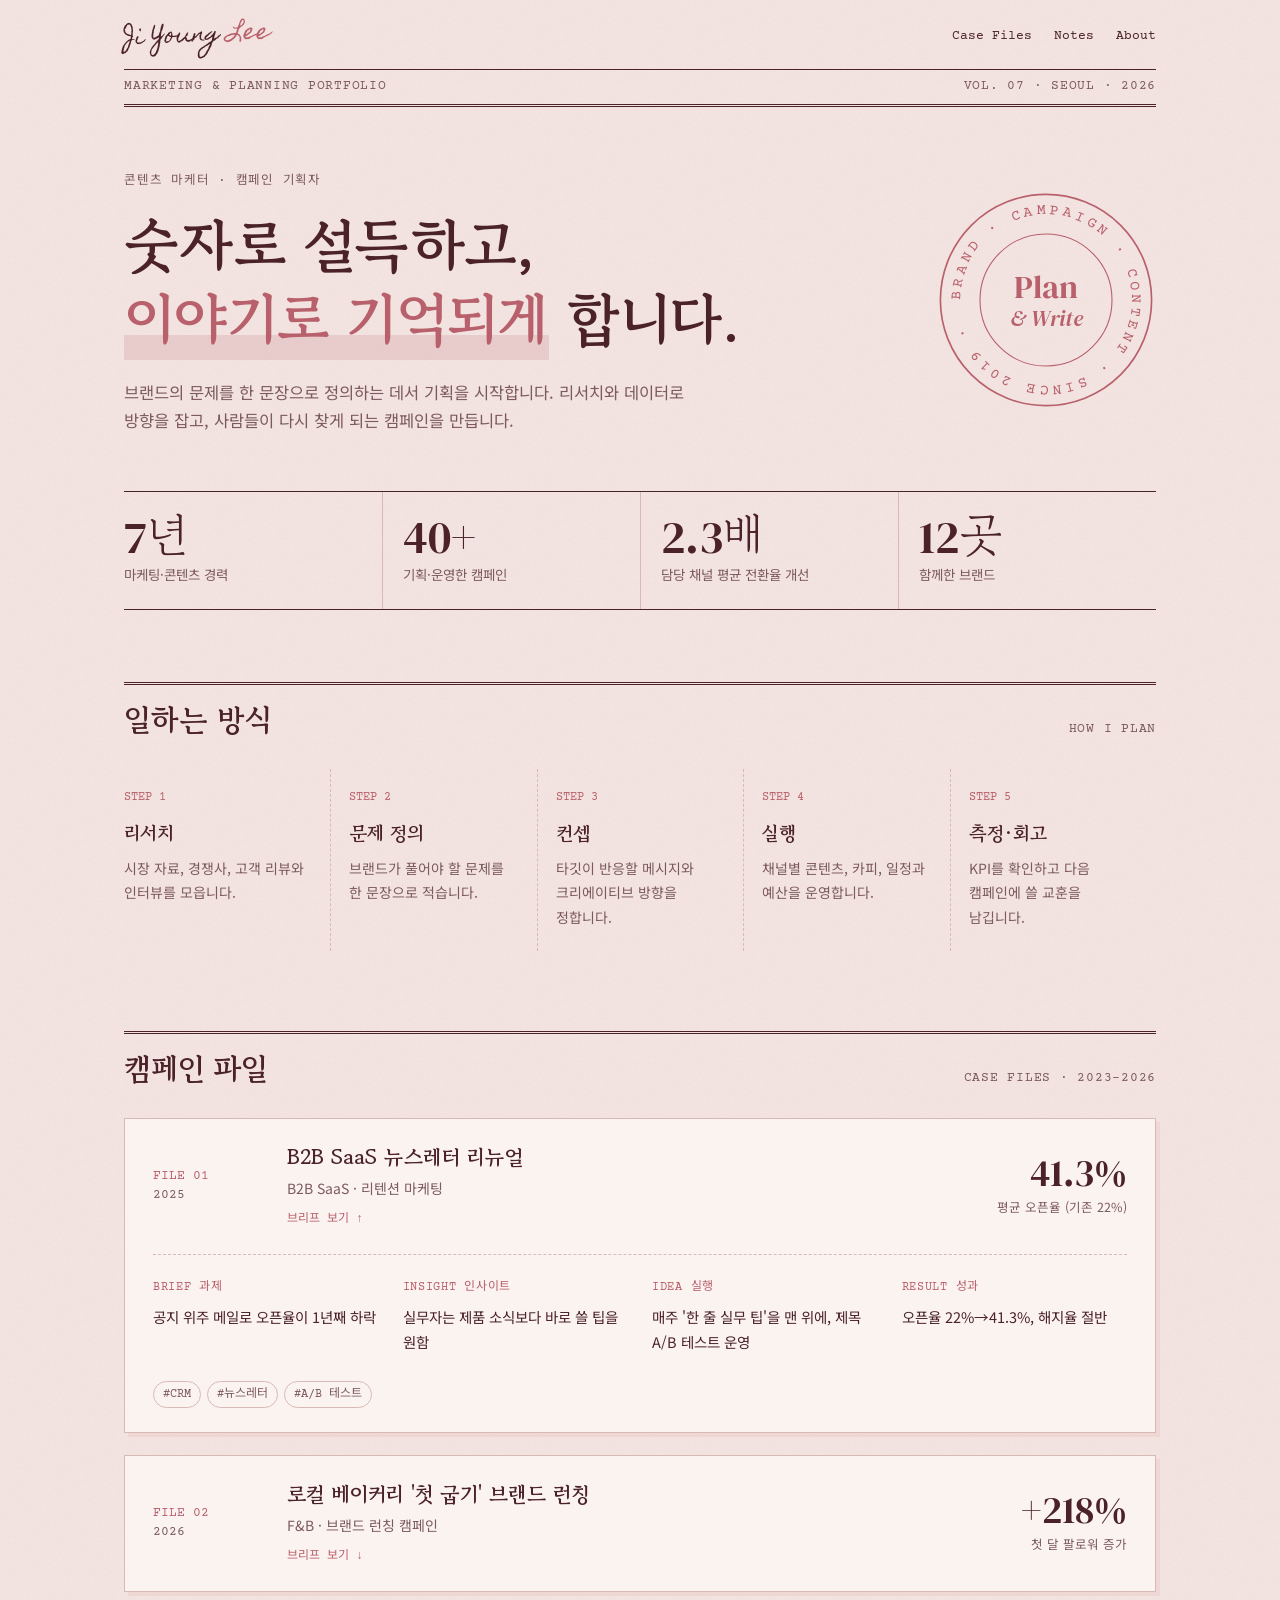
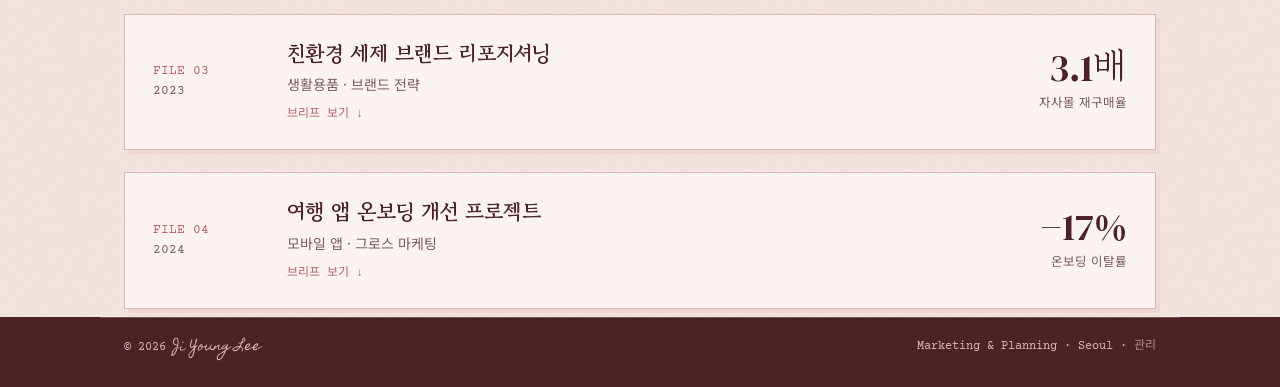
<file: index.html>
<!doctype html>
<html lang="ko">
<head>
<meta charset="utf-8">
<meta name="viewport" content="width=device-width,initial-scale=1,viewport-fit=cover">
<title>이지영 포트폴리오</title>
<meta name="description" content="콘텐츠 마케터 · 캠페인 기획자 이지영의 포트폴리오와 마케팅 노트">
<meta property="og:title" content="이지영 포트폴리오">
<meta property="og:description" content="숫자로 설득하고, 이야기로 기억되게 합니다.">
<!-- 글꼴은 사이트 안의 fonts/ 폴더에서 불러온다 (어느 기기·브라우저에서나 같은 글꼴) -->
<link rel="preload" href="fonts/files/homemade-apple-latin-400-normal.woff2" as="font" type="font/woff2" crossorigin>
<link rel="stylesheet" href="fonts/fonts.css">
<style>
/* Layout: 빈티지 캠페인 파일 — 바랜 분홍 종이 위에 버건디 잉크로 찍은 브리프 문서. 한 페이지를 스크롤하며 읽는 구성.
   종이 인쇄물 하나의 룩으로 고정한 디자인이라 라이트 단일 테마. */
:root{
  color-scheme:light;
  --paper:#f6e7e4;        /* 바랜 분홍 종이 */
  --paper-deep:#efd8d4;   /* 한 톤 진한 종이 */
  --card:#fbf3f0;         /* 위에 얹은 종이 */
  --ink:#4a2228;          /* 버건디 잉크 */
  --ink-soft:#7d5a5d;
  --rose:#b8606b;         /* 도장 빛 장미색 */
  --rule:#d9b9b6;
  --display:"DM Serif Display","Gowun Batang",Georgia,serif;
  --serif:"Gowun Batang","Noto Serif KR",Georgia,serif;
  --sans:"Noto Sans KR","Apple SD Gothic Neo","Malgun Gothic",sans-serif;
  --type:"Courier Prime","Courier New","Noto Sans KR","Apple SD Gothic Neo","Malgun Gothic",monospace; /* 한글은 어느 기기에서나 Noto Sans KR로 */
  --grain:url("data:image/svg+xml;utf8,<svg xmlns='http://www.w3.org/2000/svg' width='160' height='160'><filter id='n'><feTurbulence type='fractalNoise' baseFrequency='.85' numOctaves='3' stitchTiles='stitch'/><feColorMatrix values='0 0 0 0 .29  0 0 0 0 .13  0 0 0 0 .16  0 0 0 .07 0'/></filter><rect width='100%' height='100%' filter='url(%23n)'/></svg>");
}
*{box-sizing:border-box}
body{margin:0;background:var(--paper) var(--grain);color:var(--ink);font-family:var(--sans);font-size:15.5px;line-height:1.75;word-break:keep-all}
.wrap{max-width:1080px;margin:0 auto;padding-left:max(24px,env(safe-area-inset-left,0px));padding-right:max(24px,env(safe-area-inset-right,0px))}
@media (max-width:480px){.wrap{padding-left:max(16px,env(safe-area-inset-left,0px));padding-right:max(16px,env(safe-area-inset-right,0px))}}
a{color:inherit}
:focus-visible{outline:2px solid var(--rose);outline-offset:3px}
.label{font-family:var(--type);font-size:12.5px;letter-spacing:.06em;text-transform:uppercase;color:var(--ink-soft)}
h2{font-family:var(--serif);font-weight:700;font-size:clamp(24px,3vw,30px);line-height:1.35;margin:0;text-wrap:balance}
.double{border-top:3px double var(--ink)}

/* masthead */
.mast{display:flex;justify-content:space-between;align-items:center;gap:16px;flex-wrap:wrap;padding-block:18px 14px;border-bottom:1px solid var(--ink)}
.mark{font-family:"Homemade Apple","Bradley Hand","Segoe Script",cursive;font-size:22px;line-height:1.7;text-decoration:none;padding-right:6px;display:inline-block;transform:rotate(-2deg)}
.mark i{font-style:normal;color:var(--rose)}
.mast nav{display:flex;gap:22px;flex-wrap:wrap;font-family:var(--type);font-size:13px}
.mast nav a{text-decoration:none}
.mast nav a:hover{color:var(--rose);text-decoration:underline;text-underline-offset:4px}
.issue{display:flex;justify-content:space-between;gap:12px;flex-wrap:wrap;padding-block:6px;border-bottom:3px double var(--ink)}

/* hero */
.hero{display:grid;grid-template-columns:minmax(0,1fr) 220px;gap:48px;align-items:center;padding-block:64px 56px}
.hero h1{font-family:var(--serif);font-weight:700;font-size:clamp(32px,5.4vw,58px);line-height:1.28;margin:0 0 22px;letter-spacing:-.01em;text-wrap:balance}
.hero h1 em{font-style:normal;color:var(--rose);background:linear-gradient(transparent 70%,rgba(184,96,107,.18) 70%)}
.hero p{max-width:34em;margin:0;color:var(--ink-soft);font-size:16.5px}
.stamp{width:100%;max-width:220px;aspect-ratio:1;justify-self:center;color:var(--rose)}
.stamp svg{width:100%;height:100%;animation:spin 40s linear infinite}
@keyframes spin{to{transform:rotate(360deg)}}

/* key figures */
.figures{display:grid;grid-template-columns:repeat(4,minmax(0,1fr));border-top:1px solid var(--ink);border-bottom:1px solid var(--ink)}
.fig{padding:22px 20px;border-left:1px solid var(--rule);min-width:0}
.fig:first-child{border-left:0;padding-left:0}
.fig b{display:block;font-family:var(--display);font-weight:400;font-size:clamp(34px,4.4vw,46px);line-height:1;font-variant-numeric:tabular-nums}
.fig span{font-size:13.5px;color:var(--ink-soft)}
@media (max-width:720px){.figures{grid-template-columns:repeat(2,minmax(0,1fr))}.fig:nth-child(3){border-left:0;padding-left:0}.fig:nth-child(n+3){border-top:1px solid var(--rule)}}

section{padding-block:72px 8px}
.sec-head{display:flex;justify-content:space-between;align-items:baseline;gap:16px;flex-wrap:wrap;margin-bottom:28px;padding-top:14px}

/* process */
.process{list-style:none;margin:0;padding:0;display:grid;grid-template-columns:repeat(5,minmax(0,1fr));gap:0;counter-reset:step}
.process li{padding:18px 18px 22px;border-left:1px dashed var(--rule);min-width:0;counter-increment:step}
.process li:first-child{border-left:0;padding-left:0}
.process li::before{content:"STEP " counter(step);display:block;font-family:var(--type);font-size:12px;color:var(--rose);margin-bottom:8px}
.process h3{font-family:var(--serif);font-size:19px;margin:0 0 6px}
.process p{margin:0;font-size:14px;color:var(--ink-soft)}
@media (max-width:860px){.process{grid-template-columns:1fr}.process li{border-left:0;border-top:1px dashed var(--rule);padding-left:0}.process li:first-child{border-top:0}}

/* case files */
.cases{display:grid;gap:22px}
.case{background:var(--card);border:1px solid var(--rule);box-shadow:4px 4px 0 var(--paper-deep)}
.case summary{list-style:none;cursor:pointer;display:grid;grid-template-columns:110px minmax(0,1fr) auto;gap:24px;align-items:center;padding:24px 28px}
.case summary::-webkit-details-marker{display:none}
.case .no{font-family:var(--type);font-size:13px;color:var(--ink-soft);line-height:1.5}
.case .no b{display:block;font-weight:400;color:var(--rose)}
.case h3{font-family:var(--serif);font-size:21px;line-height:1.4;margin:0 0 4px;text-wrap:balance}
.case .client{font-size:14px;color:var(--ink-soft);margin:0}
.kpi{text-align:right}
.kpi b{display:block;font-family:var(--display);font-weight:400;font-size:38px;line-height:1;font-variant-numeric:tabular-nums}
.kpi span{font-size:12.5px;color:var(--ink-soft)}
.more{font-family:var(--type);font-size:12px;color:var(--rose);margin-top:8px;display:inline-block}
.case[open] .more::after{content:" ↑"}
.case:not([open]) .more::after{content:" ↓"}
.brief{display:grid;grid-template-columns:repeat(4,minmax(0,1fr));border-top:1px dashed var(--rule);margin:0 28px;padding-block:22px 26px;gap:24px}
.brief div{min-width:0}
.brief dt{font-family:var(--type);font-size:12px;letter-spacing:.06em;color:var(--rose);margin-bottom:6px}
.brief dd{margin:0;font-size:14.5px}
.tags{display:flex;gap:6px;flex-wrap:wrap;margin:0 28px 24px}
.tags span{font-family:var(--type);font-size:12px;border:1px solid var(--rule);padding:2px 9px;border-radius:999px;color:var(--ink-soft)}
@media (max-width:760px){
  .case summary{grid-template-columns:1fr;gap:10px;padding:22px}
  .kpi{text-align:left}
  .brief{grid-template-columns:1fr 1fr;margin:0 22px}.tags{margin:0 22px 22px}
}
@media (max-width:440px){.brief{grid-template-columns:1fr}}

/* notes / blog */
.filter{display:flex;gap:6px;flex-wrap:wrap}
.filter button{font-family:var(--type);font-size:12.5px;background:none;color:var(--ink);border:1px solid var(--ink);padding:4px 12px;border-radius:999px;cursor:pointer}
.filter button[aria-pressed="true"]{background:var(--ink);color:var(--paper)}
.notes{display:grid;grid-template-columns:minmax(0,1.3fr) minmax(0,1fr);gap:40px}
.lead{border-top:1px solid var(--ink);padding-top:18px}
.lead h3{font-family:var(--serif);font-size:clamp(24px,3vw,30px);line-height:1.4;margin:10px 0 12px;text-wrap:balance}
.lead p{margin:0 0 1em;max-width:34em}
.list{list-style:none;margin:0;padding:0;border-top:1px solid var(--ink)}
.list li{border-bottom:1px solid var(--rule)}
.list details summary{list-style:none;cursor:pointer;padding-block:15px;display:grid;gap:2px}
.list details summary::-webkit-details-marker{display:none}
.list summary .label{font-size:11.5px}
.list summary strong{font-family:var(--serif);font-size:17.5px;font-weight:700;line-height:1.45}
.list summary:hover strong{color:var(--rose)}
.list details p{margin:0 0 16px;font-size:14.5px;color:var(--ink-soft)}
@media (max-width:760px){.notes{grid-template-columns:1fr}}
.notes:has(> #lead[hidden]){grid-template-columns:1fr}

/* about */
.about{display:grid;grid-template-columns:200px minmax(0,1fr) minmax(0,1fr);gap:40px;align-items:start}
.photo{aspect-ratio:4/5;max-width:100%;background:var(--paper-deep);border:1px solid var(--rule);padding:10px;box-shadow:4px 4px 0 var(--card)}
.photo div{width:100%;height:100%;border:1px dashed var(--rule);display:grid;place-items:center;font-family:var(--type);font-size:12px;color:var(--ink-soft);text-align:center}
.about p{margin:0 0 1em}
.cv{list-style:none;margin:0;padding:0;display:grid;gap:10px;font-size:14.5px}
.cv li{display:grid;grid-template-columns:76px 1fr;gap:12px}
.cv .label{font-size:12px;padding-top:2px}
@media (max-width:860px){.about{grid-template-columns:160px minmax(0,1fr)}.about .cvcol{grid-column:1/-1}}
@media (max-width:520px){.about{grid-template-columns:1fr}.photo{max-width:180px}}

/* contact */
.contact{margin-top:72px;background:var(--ink);color:var(--paper)}
.contact .wrap{padding-block:56px;display:grid;grid-template-columns:minmax(0,1.2fr) minmax(0,1fr);gap:40px;align-items:end}
.contact h2{font-size:clamp(28px,4vw,40px)}
.contact .label{color:#d9b9b6}
.mailrow{display:flex;gap:10px;flex-wrap:wrap;align-items:center;margin-top:14px}
.mail{font-family:var(--type);font-size:17px;border-bottom:1px solid var(--paper);padding-bottom:2px;user-select:all;word-break:break-all}
.copy{font-family:var(--type);font-size:12.5px;background:var(--paper);color:var(--ink);border:0;padding:7px 14px;cursor:pointer}
.services{list-style:none;margin:0;padding:0;display:grid;gap:8px;font-size:14.5px}
.services li{border-bottom:1px solid rgba(246,231,228,.25);padding-bottom:8px}
@media (max-width:760px){.contact .wrap{grid-template-columns:1fr}}
footer{background:var(--ink);color:#d9b9b6;font-family:var(--type);font-size:12px}
footer .wrap{padding-block:18px 28px;display:flex;justify-content:space-between;gap:12px;flex-wrap:wrap;border-top:1px solid rgba(246,231,228,.25)}

.mast nav a[aria-current="page"]{color:var(--rose);text-decoration:underline;text-underline-offset:4px}
#about-page,#notes-page,#contact-page{animation:turn .45s ease}
#contact-page{margin-top:40px}
#contact-page .wrap{padding-block:16px 48px;align-items:start}
.contact .back:hover{color:var(--paper)}
#about-page section,#notes-page section{padding-top:56px;padding-bottom:24px}
#about-page .sec-head h2,#notes-page .sec-head h2{font-size:clamp(30px,4.4vw,44px)}
.title-group{display:grid;gap:6px}
.back{font-family:var(--type);font-size:13px;background:none;border:0;color:var(--ink-soft);cursor:pointer;padding:0}
.back:hover{color:var(--rose)}
@keyframes turn{from{opacity:0;transform:translateY(10px)}to{opacity:1;transform:none}}

/* note body (markdown) */
.lead .body p,.list .body p{margin:0 0 1em}
.list .body{padding-bottom:6px;font-size:14.5px;color:var(--ink-soft)}
.body a{color:var(--rose)}
.body img{display:block;max-width:100%;height:auto;margin:6px 0 16px;border:1px solid var(--rule)}
.body ul,.body ol{margin:0 0 1em;padding-left:1.3em}
.body blockquote{margin:0 0 1em;padding-left:14px;border-left:3px solid var(--rule);color:var(--ink-soft)}
.body h2,.body h3,.body h4{font-family:var(--serif);font-size:1.1em;margin:1.2em 0 .5em}
.empty{font-family:var(--type);font-size:13px;color:var(--ink-soft);padding-block:16px}

/* 바로 편집 (글 관리 화면에 로그인한 브라우저에서만 보임) */
.list li{position:relative}
.edit-btn{display:none;font-family:var(--type);font-size:12px;background:var(--card);color:var(--rose);border:1px solid var(--rule);padding:2px 10px;cursor:pointer}
.edit-btn:hover{border-color:var(--rose)}
body.owner .edit-btn{display:inline-block}
.list .edit-btn{position:absolute;right:0;top:14px}
body.owner .list summary{padding-right:64px}
.lead .edit-btn{margin-left:10px;vertical-align:2px}
.editbar{display:none;align-items:center;justify-content:space-between;gap:12px;flex-wrap:wrap;background:var(--ink);color:var(--paper);padding:10px 16px;margin-bottom:28px;font-family:var(--type);font-size:13px}
body.owner .editbar{display:flex}
.editbar div{display:flex;gap:8px;flex-wrap:wrap}
.editbar button,.editbar a{font-family:var(--type);font-size:12.5px;border:0;padding:6px 12px;cursor:pointer;text-decoration:none}
.editbar .new{background:var(--paper);color:var(--ink)}
.editbar .more-link{background:none;color:var(--paper);border:1px solid rgba(246,231,228,.45)}
.nav-write{display:none;color:var(--rose)!important}
body.owner .nav-write{display:inline}
footer .admin-link{color:inherit;text-decoration:none;opacity:.7}
footer .admin-link:hover{opacity:1;text-decoration:underline}

dialog{border:1px solid var(--rule);padding:0;background:var(--card);color:var(--ink);width:min(640px,calc(100vw - 32px));max-height:calc(100vh - 48px);box-shadow:8px 8px 0 var(--paper-deep)}
dialog::backdrop{background:rgba(74,34,40,.35)}
.dlg{padding:28px clamp(18px,4vw,32px);display:grid;gap:16px}
.dlg h3{font-family:var(--serif);font-size:22px;margin:0}
.field{display:grid;gap:6px;min-width:0}
.field label{font-family:var(--type);font-size:12px;letter-spacing:.06em;color:var(--ink-soft)}
.field input,.field textarea{font:inherit;font-size:16px;color:var(--ink);background:#fffaf8;border:1px solid var(--rule);padding:9px 11px;width:100%;border-radius:0}
.field textarea{min-height:240px;resize:vertical;line-height:1.75;font-family:var(--serif)}
.field input:focus,.field textarea:focus{outline:2px solid var(--rose);outline-offset:0;border-color:var(--rose)}
.field small{font-size:12.5px;color:var(--ink-soft)}
.row2{display:grid;grid-template-columns:1fr 1fr;gap:14px}
@media (max-width:480px){.row2{grid-template-columns:1fr}}
.check{display:flex;gap:8px;align-items:center;font-size:14px}
.check input{accent-color:var(--ink);width:16px;height:16px}
.actions{display:flex;justify-content:space-between;gap:10px;flex-wrap:wrap;align-items:center;padding-top:4px}
.actions div{display:flex;gap:8px;flex-wrap:wrap}
.btn{font-family:var(--type);font-size:13px;border:1px solid var(--ink);background:none;color:var(--ink);padding:8px 16px;cursor:pointer}
.btn.primary{background:var(--ink);color:var(--paper)}
.btn.danger{border-color:var(--rose);color:var(--rose)}
.btn.danger.armed{background:var(--rose);color:var(--card)}
.btn:disabled{opacity:.5;cursor:default}
.msg{font-size:13.5px;color:var(--rose);margin:0}
.msg:empty{display:none}
.msg a{color:inherit}

.owner-btn{display:none;font-family:var(--type);font-size:12px;letter-spacing:0;text-transform:none;background:var(--ink);color:var(--paper);border:0;padding:5px 12px;cursor:pointer;margin-left:8px;vertical-align:1px}
.owner-btn:hover{background:var(--rose)}
body.owner .owner-btn{display:inline-block}
.case-tools{display:none;justify-content:flex-end;gap:6px;margin-top:8px}
body.owner .case-tools{display:flex}
.case-tools button{font-family:var(--type);font-size:12px;background:var(--card);color:var(--rose);border:1px solid var(--rule);padding:3px 10px;cursor:pointer}
.case-tools button:hover:not(:disabled){border-color:var(--rose)}
.case-tools button:disabled{opacity:.35;cursor:default}
.photo img{width:100%;height:100%;object-fit:cover;display:block}
.photo-field{display:flex;gap:14px;align-items:flex-start;flex-wrap:wrap}
.photo-prev{width:96px;aspect-ratio:4/5;background:var(--paper-deep);border:1px solid var(--rule);display:grid;place-items:center;font-family:var(--type);font-size:11px;color:var(--ink-soft);overflow:hidden;flex:none}
.photo-prev img{width:100%;height:100%;object-fit:cover}
.photo-btns{display:grid;gap:8px;min-width:0}
.photo-btns input[type=file]{font-size:13px;max-width:100%}
.toast{position:fixed;left:50%;bottom:calc(20px + env(safe-area-inset-bottom,0px));transform:translateX(-50%);background:var(--ink);color:var(--paper);font-family:var(--type);font-size:13px;padding:10px 18px;z-index:20;max-width:calc(100vw - 32px);box-shadow:4px 4px 0 var(--rose)}
@media (prefers-reduced-motion:reduce){.stamp svg{animation:none}#about-page,#notes-page,#contact-page{animation:none}}

/* ================= 폰 화면 (가로 720px 이하) ================= */
@media (max-width:720px){
  body{font-size:16px}
  section{padding-block:48px 4px}
  .sec-head{margin-bottom:20px;padding-top:12px}
  h2{font-size:25px}

  /* 머리: 스크롤해도 위에 붙어 있는 얇은 줄 */
  header.wrap{position:sticky;top:env(safe-area-inset-top,0px);z-index:15;background:var(--paper) var(--grain)}
  body::before{content:"";position:fixed;inset:0 0 auto;height:env(safe-area-inset-top,0px);z-index:16;background:var(--paper)}
  .mast{padding-block:8px 6px;gap:6px;border-bottom:3px double var(--ink);flex-wrap:nowrap}
  .mark{font-size:17px;line-height:1.9;padding-right:2px;flex:none}
  .mast nav{gap:2px;flex-wrap:nowrap;font-size:12.5px}
  .mast nav a{padding:8px 7px}
  .issue{display:none}
  body.owner .nav-write{display:none} /* 폰에서는 노트 페이지의 + 새 글 쓰기 버튼을 쓴다 */

  /* 첫 화면: 글을 위에, 도장은 아래 오른쪽에 작게 */
  .hero{grid-template-columns:1fr;gap:4px;padding-block:36px 32px}
  .hero h1{font-size:clamp(31px,9.2vw,40px);line-height:1.3;margin-bottom:16px}
  .hero p{font-size:16px}
  .stamp{max-width:118px;justify-self:end;margin-top:-6px}

  .fig{padding:16px 14px}
  .fig b{font-size:32px}

  /* 일하는 방식: 번호와 내용을 한 줄로 */
  .process li{display:grid;grid-template-columns:64px minmax(0,1fr);column-gap:10px;padding:14px 0}
  .process li::before{grid-row:span 2;margin:4px 0 0}
  .process h3{font-size:17px;margin:0 0 2px}
  .process p{grid-column:2}

  /* 캠페인 카드 */
  .case summary{padding:18px 18px 16px;gap:8px}
  .case h3{font-size:19px}
  .kpi b{font-size:32px}
  .brief{margin:0 18px;padding-block:18px 20px;gap:16px}
  .tags{margin:0 18px 18px}
  .case-tools button{padding:7px 12px;font-size:12.5px}

  /* 노트 */
  .filter{gap:6px}
  .filter button{padding:7px 14px;font-size:13px}
  .notes{gap:28px}
  .lead h3{font-size:24px}
  .list details summary{padding-block:14px}
  .edit-btn{padding:5px 12px}

  /* 소개 */
  #about-page section,#notes-page section{padding-top:32px}
  #about-page .sec-head h2,#notes-page .sec-head h2{font-size:32px}
  .about{gap:24px}
  .photo{max-width:150px}
  .cv li{grid-template-columns:72px 1fr}
  .owner-btn{padding:7px 12px;margin-left:0}
  .contact{margin-top:48px}
  #contact-page .wrap{padding-block:20px 40px;gap:28px}
  .mail{font-size:16px}

  /* 편집 창은 폰에서 전체 화면 */
  dialog{width:100%;max-width:100%;height:100%;max-height:100%;margin:0;border:0;box-shadow:none}
  .dlg{padding:calc(18px + env(safe-area-inset-top,0px)) max(16px,env(safe-area-inset-right,0px)) calc(28px + env(safe-area-inset-bottom,0px)) max(16px,env(safe-area-inset-left,0px))}
  .field textarea{min-height:200px}
  .actions .btn{padding:10px 16px}
  .toast{white-space:normal;text-align:center}
}
@media (max-width:360px){
  .mast nav a{padding:8px 5px}
  .mast nav{font-size:12px}
}
</style>
</head>
<body>
<header class="wrap">
  <div class="mast">
    <a class="mark" href="#top" data-go="top">Ji Young <i>Lee</i></a>
    <nav aria-label="주요 메뉴"><a href="#work" data-go="work">Case Files</a><a href="#notes" data-go="notes">Notes</a><a href="#about" data-go="about">About</a><a href="#notes" class="nav-write" id="nav-write">✎ 글쓰기</a></nav>
  </div>
  <div class="issue label"><span>Marketing &amp; Planning Portfolio</span><span>Vol. 07 · Seoul · 2026</span></div>
</header>

<main id="top">
  <div class="wrap" id="home">
    <section class="hero" style="padding-top:64px">
      <div>
        <div class="label" style="margin-bottom:14px">콘텐츠 마케터 · 캠페인 기획자</div>
        <h1>숫자로 설득하고,<br><em>이야기로 기억되게</em> 합니다.</h1>
        <p>브랜드의 문제를 한 문장으로 정의하는 데서 기획을 시작합니다. 리서치와 데이터로 방향을 잡고, 사람들이 다시 찾게 되는 캠페인을 만듭니다.</p>
      </div>
      <div class="stamp" aria-hidden="true">
        <svg viewBox="0 0 200 200">
          <defs><path id="c" d="M100,100 m-78,0 a78,78 0 1,1 156,0 a78,78 0 1,1 -156,0"/></defs>
          <circle cx="100" cy="100" r="96" fill="none" stroke="currentColor" stroke-width="1.5"/>
          <circle cx="100" cy="100" r="60" fill="none" stroke="currentColor" stroke-width="1"/>
          <text font-family="Courier Prime, monospace" font-size="13.5" letter-spacing="3.2" fill="currentColor"><textPath href="#c">BRAND · CAMPAIGN · CONTENT · SINCE 2019 · </textPath></text>
          <text x="100" y="98" text-anchor="middle" font-family="DM Serif Display, Georgia, serif" font-size="30" fill="currentColor">Plan</text>
          <text x="100" y="124" text-anchor="middle" font-family="DM Serif Display, Georgia, serif" font-style="italic" font-size="20" fill="currentColor">&amp; Write</text>
        </svg>
      </div>
    </section>

    <div class="figures" aria-label="주요 지표">
      <div class="fig"><b>7년</b><span>마케팅·콘텐츠 경력</span></div>
      <div class="fig"><b>40+</b><span>기획·운영한 캠페인</span></div>
      <div class="fig"><b>2.3배</b><span>담당 채널 평균 전환율 개선</span></div>
      <div class="fig"><b>12곳</b><span>함께한 브랜드</span></div>
    </div>

    <section id="process">
      <div class="sec-head double"><h2>일하는 방식</h2><span class="label">How I plan</span></div>
      <ol class="process">
        <li><h3>리서치</h3><p>시장 자료, 경쟁사, 고객 리뷰와 인터뷰를 모읍니다.</p></li>
        <li><h3>문제 정의</h3><p>브랜드가 풀어야 할 문제를 한 문장으로 적습니다.</p></li>
        <li><h3>컨셉</h3><p>타깃이 반응할 메시지와 크리에이티브 방향을 정합니다.</p></li>
        <li><h3>실행</h3><p>채널별 콘텐츠, 카피, 일정과 예산을 운영합니다.</p></li>
        <li><h3>측정·회고</h3><p>KPI를 확인하고 다음 캠페인에 쓸 교훈을 남깁니다.</p></li>
      </ol>
    </section>

    <section id="work">
      <div class="sec-head double"><h2>캠페인 파일</h2><span class="label">Case Files · 2023–2026 <button class="owner-btn" type="button" id="new-case">+ 캠페인 추가</button></span></div>
      <div class="cases" id="cases"></div>
    </section>

  </div>

  <div class="wrap" id="notes-page" hidden>
    <section aria-labelledby="notes-title">
      <div class="sec-head double">
        <div class="title-group"><button class="back" type="button" data-go="top" style="justify-self:start">← 메인으로</button><h2 id="notes-title">마케팅 노트</h2></div>
        <div class="filter" id="filter" role="group" aria-label="주제별 보기"></div>
      </div>
      <div class="editbar" role="region" aria-label="편집">
        <span id="editbar-text">✎ 편집 중 · 이 버튼들은 나에게만 보여요</span>
        <div><button class="new" type="button" id="new-note">+ 새 글 쓰기</button><a class="more-link" href="admin/">글 관리 화면</a></div>
      </div>
      <div class="notes">
        <article class="lead" id="lead"></article>
        <ul class="list" id="list"></ul>
      </div>
    </section>

  </div>

  <div class="wrap" id="about-page" hidden>
    <section aria-labelledby="about-title">
      <div class="sec-head double">
        <div class="title-group"><button class="back" type="button" data-go="top" style="justify-self:start">← 메인으로</button><h2 id="about-title">소개</h2></div>
        <button class="owner-btn" type="button" id="edit-about">✎ 소개 · 연락처 수정</button>
      </div>
      <div class="about">
        <div class="photo" id="about-photo"><div>프로필 사진<br>자리</div></div>
        <div id="about-intro">
          <p><strong>이지영</strong> · 콘텐츠 마케터 &amp; 캠페인 기획자</p>
          <p>매거진 에디터로 일을 시작해 스타트업 콘텐츠 팀을 이끌었고, 지금은 프리랜서로 브랜드 캠페인을 기획합니다.</p>
          <p>좋은 기획은 첫 장만 읽어도 결정할 수 있어야 한다고 믿습니다.</p>
        </div>
        <div class="cvcol">
          <ul class="cv" id="about-cv">
            <li><span class="label">2024–</span><span>프리랜서 마케터 · 캠페인 기획</span></li>
            <li><span class="label">2021–24</span><span>스타트업 ○○ 콘텐츠 팀 리드</span></li>
            <li><span class="label">2019–21</span><span>라이프스타일 매거진 에디터</span></li>
            <li><span class="label">학력</span><span>○○대학교 국어국문학과</span></li>
            <li><span class="label">도구</span><span>GA4, Meta 광고 관리자, Notion, Figma, Stibee</span></li>
          </ul>
        </div>
      </div>
    </section>
  </div>

  <section class="contact" id="contact-page" hidden>
    <div class="wrap">
      <div>
        <span class="label">Contact</span>
        <h2 id="contact-title">다음 캠페인을<br>함께 기획해요.</h2>
        <div class="mailrow">
          <span class="mail" id="mail">hello@example.com</span>
          <button class="copy" type="button" id="copy">주소 복사</button>
        </div>
      </div>
      <ul class="services" id="services">
        <li>브랜드 런칭 · 캠페인 기획</li>
        <li>콘텐츠 전략과 채널 운영</li>
        <li>뉴스레터 · 카피라이팅</li>
        <li>마케팅 글쓰기 워크숍</li>
      </ul>
    </div>
  </section>
</main>
<footer><div class="wrap"><span>© 2026 <span style="font-family:'Homemade Apple',cursive;font-size:13px;letter-spacing:0">Ji Young Lee</span></span><span>Marketing &amp; Planning · Seoul · <a class="admin-link" href="admin/">관리</a></span></div></footer>

<dialog id="edit-dlg" aria-labelledby="edit-title">
  <form class="dlg" id="edit-form" novalidate>
    <h3 id="edit-title">새 글 쓰기</h3>
    <div class="field"><label for="f-title">제목</label><input id="f-title" type="text" maxlength="120"></div>
    <div class="row2">
      <div class="field"><label for="f-date">날짜</label><input id="f-date" type="date"></div>
      <div class="field"><label for="f-tag">주제</label><input id="f-tag" type="text" list="tag-list" maxlength="20" placeholder="예: 전략, 카피"><datalist id="tag-list"></datalist></div>
    </div>
    <div class="field">
      <label for="f-body">본문</label>
      <textarea id="f-body"></textarea>
      <small>빈 줄로 문단을 나눠요. **굵게**, [링크](주소)도 쓸 수 있어요. 사진은 <a href="admin/">글 관리 화면</a>에서 넣어요.</small>
    </div>
    <label class="check"><input id="f-featured" type="checkbox"> 노트 페이지 맨 위에 대표 글로 크게 보여주기</label>
    <p class="msg" id="edit-msg" role="alert"></p>
    <div class="actions">
      <button class="btn danger" type="button" id="del-btn">삭제</button>
      <div><button class="btn" type="button" data-close>취소</button><button class="btn primary" type="submit" id="save-btn">저장하기</button></div>
    </div>
  </form>
</dialog>

<dialog id="case-dlg" aria-labelledby="case-title">
  <form class="dlg" id="case-form" novalidate>
    <h3 id="case-title">캠페인 추가</h3>
    <div class="field"><label for="c-title">캠페인 이름</label><input id="c-title" type="text" maxlength="120"></div>
    <div class="row2">
      <div class="field"><label for="c-year">연도</label><input id="c-year" type="text" inputmode="numeric" maxlength="12" placeholder="2026"></div>
      <div class="field"><label for="c-client">분야 · 캠페인 종류</label><input id="c-client" type="text" maxlength="80" placeholder="F&amp;B · 브랜드 런칭 캠페인"></div>
    </div>
    <div class="row2">
      <div class="field"><label for="c-kpi">대표 성과 숫자</label><input id="c-kpi" type="text" maxlength="16" placeholder="+218%"></div>
      <div class="field"><label for="c-kpi-label">성과 설명</label><input id="c-kpi-label" type="text" maxlength="60" placeholder="첫 달 팔로워 증가"></div>
    </div>
    <div class="field"><label for="c-problem">과제 (BRIEF)</label><textarea id="c-problem" style="min-height:70px"></textarea></div>
    <div class="field"><label for="c-insight">인사이트 (INSIGHT)</label><textarea id="c-insight" style="min-height:70px"></textarea></div>
    <div class="field"><label for="c-idea">실행 (IDEA)</label><textarea id="c-idea" style="min-height:70px"></textarea></div>
    <div class="field"><label for="c-result">성과 (RESULT)</label><textarea id="c-result" style="min-height:70px"></textarea></div>
    <div class="field"><label for="c-tags">태그</label><input id="c-tags" type="text" maxlength="120" placeholder="브랜딩, SNS, 카피"><small>쉼표로 구분해요.</small></div>
    <p class="msg" id="case-msg" role="alert"></p>
    <div class="actions">
      <button class="btn danger" type="button" id="case-del">삭제</button>
      <div><button class="btn" type="button" data-close>취소</button><button class="btn primary" type="submit" id="case-save">저장하기</button></div>
    </div>
  </form>
</dialog>

<dialog id="about-dlg" aria-labelledby="about-dlg-title">
  <form class="dlg" id="about-form" novalidate>
    <h3 id="about-dlg-title">소개 · 연락처 수정</h3>
    <div class="row2">
      <div class="field"><label for="a-name">이름</label><input id="a-name" type="text" maxlength="30"></div>
      <div class="field"><label for="a-role">하는 일</label><input id="a-role" type="text" maxlength="60"></div>
    </div>
    <div class="field">
      <span class="field-label" style="font-family:var(--type);font-size:12px;letter-spacing:.06em;color:var(--ink-soft)">프로필 사진</span>
      <div class="photo-field">
        <div class="photo-prev" id="a-photo-prev">사진 없음</div>
        <div class="photo-btns">
          <input id="a-photo" type="file" accept="image/*" aria-label="프로필 사진 고르기">
          <button class="btn" type="button" id="a-photo-clear">사진 빼기</button>
          <small style="font-size:12.5px;color:var(--ink-soft)">세로 사진이 잘 맞아요. 저장할 때 알맞은 크기로 줄여서 올려요.</small>
        </div>
      </div>
    </div>
    <div class="field"><label for="a-intro">소개 글</label><textarea id="a-intro" style="min-height:130px"></textarea><small>빈 줄로 문단을 나눠요.</small></div>
    <div class="field"><label for="a-cv">경력 · 학력 · 도구</label><textarea id="a-cv" style="min-height:130px;font-family:var(--type);font-size:14px"></textarea><small>한 줄에 하나씩, <b>왼쪽 칸 | 내용</b> 형식으로 써요. 예: 2024– | 프리랜서 마케터</small></div>
    <div class="field"><label for="a-contact">연락처 큰 문구</label><textarea id="a-contact" style="min-height:64px"></textarea><small>줄을 바꾸면 사이트에서도 줄이 바뀌어요.</small></div>
    <div class="field"><label for="a-email">이메일</label><input id="a-email" type="email" maxlength="80" autocomplete="off"></div>
    <div class="field"><label for="a-services">맡을 수 있는 일</label><textarea id="a-services" style="min-height:100px"></textarea><small>한 줄에 하나씩 써요.</small></div>
    <p class="msg" id="about-msg" role="alert"></p>
    <div class="actions"><span></span><div><button class="btn" type="button" data-close>취소</button><button class="btn primary" type="submit" id="about-save">저장하기</button></div></div>
  </form>
</dialog>

<div class="toast" id="toast" role="status" hidden></div>

<script src="vendor/marked.min.js"></script>
<script src="vendor/purify.min.js"></script>
<script src="app.js"></script>
</body>
</html>
</file>
<file: fonts/fonts.css>
/* 사이트 글꼴 — 외부 서버 없이 이 사이트에서 직접 불러온다 (Fontsource, SIL Open Font License) */

/* gowun-batang-[0]-400-normal */
@font-face {
  font-family: 'Gowun Batang';
  font-style: normal;
  font-display: swap;
  font-weight: 400;
  src: url(files/gowun-batang-0-400-normal.woff2) format('woff2');
  unicode-range: U+f9ca-fa0b,U+ff03-ff05,U+ff07,U+ff0a-ff0b,U+ff0d-ff19,U+ff1b,U+ff1d,U+ff20-ff5b,U+ff5d,U+ffe0-ffe3,U+ffe5-ffe6;
}

/* gowun-batang-[2]-400-normal */
@font-face {
  font-family: 'Gowun Batang';
  font-style: normal;
  font-display: swap;
  font-weight: 400;
  src: url(files/gowun-batang-2-400-normal.woff2) format('woff2');
  unicode-range: U+d723-d728,U+d72a-d733,U+d735-d748,U+d74a-d74f,U+d752-d753,U+d755-d757,U+d75a-d75f,U+d762-d764,U+d766-d768,U+d76a-d76b,U+d76d-d76f,U+d771-d787,U+d789-d78b,U+d78d-d78f,U+d791-d797,U+d79a,U+d79c,U+d79e-d7a3,U+f900-f909,U+f90b-f92e;
}

/* gowun-batang-[3]-400-normal */
@font-face {
  font-family: 'Gowun Batang';
  font-style: normal;
  font-display: swap;
  font-weight: 400;
  src: url(files/gowun-batang-3-400-normal.woff2) format('woff2');
  unicode-range: U+d679-d68b,U+d68e-d69e,U+d6a0,U+d6a2-d6a7,U+d6a9-d6c3,U+d6c6-d6c7,U+d6c9-d6cb,U+d6cd-d6d3,U+d6d5-d6d6,U+d6d8-d6e3,U+d6e5-d6e7,U+d6e9-d6fb,U+d6fd-d717,U+d719-d71f,U+d721-d722;
}

/* gowun-batang-[4]-400-normal */
@font-face {
  font-family: 'Gowun Batang';
  font-style: normal;
  font-display: swap;
  font-weight: 400;
  src: url(files/gowun-batang-4-400-normal.woff2) format('woff2');
  unicode-range: U+d5bc-d5c7,U+d5ca-d5cb,U+d5cd-d5cf,U+d5d1-d5d7,U+d5d9-d5da,U+d5dc,U+d5de-d5e3,U+d5e6-d5e7,U+d5e9-d5eb,U+d5ed-d5f6,U+d5f8,U+d5fa-d5ff,U+d602-d603,U+d605-d607,U+d609-d60f,U+d612-d613,U+d616-d61b,U+d61d-d637,U+d63a-d63b,U+d63d-d63f,U+d641-d647,U+d64a-d64c,U+d64e-d653,U+d656-d657,U+d659-d65b,U+d65d-d666,U+d668,U+d66a-d678;
}

/* gowun-batang-[5]-400-normal */
@font-face {
  font-family: 'Gowun Batang';
  font-style: normal;
  font-display: swap;
  font-weight: 400;
  src: url(files/gowun-batang-5-400-normal.woff2) format('woff2');
  unicode-range: U+d507,U+d509-d50b,U+d50d-d513,U+d515-d53b,U+d53e-d53f,U+d541-d543,U+d545-d54c,U+d54e,U+d550,U+d552-d557,U+d55a-d55b,U+d55d-d55f,U+d561-d564,U+d566-d567,U+d56a,U+d56c,U+d56e-d573,U+d576-d577,U+d579-d583,U+d585-d586,U+d58a-d5a4,U+d5a6-d5bb;
}

/* gowun-batang-[6]-400-normal */
@font-face {
  font-family: 'Gowun Batang';
  font-style: normal;
  font-display: swap;
  font-weight: 400;
  src: url(files/gowun-batang-6-400-normal.woff2) format('woff2');
  unicode-range: U+d464-d477,U+d47a-d47b,U+d47d-d47f,U+d481-d487,U+d489-d48a,U+d48c,U+d48e-d4e7,U+d4e9-d503,U+d505-d506;
}

/* gowun-batang-[7]-400-normal */
@font-face {
  font-family: 'Gowun Batang';
  font-style: normal;
  font-display: swap;
  font-weight: 400;
  src: url(files/gowun-batang-7-400-normal.woff2) format('woff2');
  unicode-range: U+d3bf-d3c7,U+d3ca-d3cf,U+d3d1-d3eb,U+d3ee-d3ef,U+d3f1-d3f3,U+d3f5-d3fb,U+d3fd-d400,U+d402-d45b,U+d45d-d463;
}

/* gowun-batang-[8]-400-normal */
@font-face {
  font-family: 'Gowun Batang';
  font-style: normal;
  font-display: swap;
  font-weight: 400;
  src: url(files/gowun-batang-8-400-normal.woff2) format('woff2');
  unicode-range: U+d2ff,U+d302-d304,U+d306-d30b,U+d30f,U+d311-d313,U+d315-d31b,U+d31e,U+d322-d324,U+d326-d327,U+d32a-d32b,U+d32d-d32f,U+d331-d337,U+d339-d33c,U+d33e-d37b,U+d37e-d37f,U+d381-d383,U+d385-d38b,U+d38e-d390,U+d392-d397,U+d39a-d39b,U+d39d-d39f,U+d3a1-d3a7,U+d3a9-d3aa,U+d3ac,U+d3ae-d3b3,U+d3b5-d3b7,U+d3b9-d3bb,U+d3bd-d3be;
}

/* gowun-batang-[9]-400-normal */
@font-face {
  font-family: 'Gowun Batang';
  font-style: normal;
  font-display: swap;
  font-weight: 400;
  src: url(files/gowun-batang-9-400-normal.woff2) format('woff2');
  unicode-range: U+d257-d27f,U+d281-d29b,U+d29d-d29f,U+d2a1-d2ab,U+d2ad-d2b7,U+d2ba-d2bb,U+d2bd-d2bf,U+d2c1-d2c7,U+d2c9-d2ef,U+d2f2-d2f3,U+d2f5-d2f7,U+d2f9-d2fe;
}

/* gowun-batang-[10]-400-normal */
@font-face {
  font-family: 'Gowun Batang';
  font-style: normal;
  font-display: swap;
  font-weight: 400;
  src: url(files/gowun-batang-10-400-normal.woff2) format('woff2');
  unicode-range: U+d1b4,U+d1b6-d1f3,U+d1f5-d22b,U+d22e-d22f,U+d231-d233,U+d235-d23b,U+d23d-d240,U+d242-d256;
}

/* gowun-batang-[11]-400-normal */
@font-face {
  font-family: 'Gowun Batang';
  font-style: normal;
  font-display: swap;
  font-weight: 400;
  src: url(files/gowun-batang-11-400-normal.woff2) format('woff2');
  unicode-range: U+d105-d12f,U+d132-d133,U+d135-d137,U+d139-d13f,U+d141-d142,U+d144,U+d146-d14b,U+d14e-d14f,U+d151-d153,U+d155-d15b,U+d15e-d187,U+d189-d19f,U+d1a2-d1a3,U+d1a5-d1a7,U+d1a9-d1af,U+d1b2-d1b3;
}

/* gowun-batang-[12]-400-normal */
@font-face {
  font-family: 'Gowun Batang';
  font-style: normal;
  font-display: swap;
  font-weight: 400;
  src: url(files/gowun-batang-12-400-normal.woff2) format('woff2');
  unicode-range: U+d04b-d04f,U+d051-d057,U+d059-d06b,U+d06d-d06f,U+d071-d073,U+d075-d07b,U+d07e-d0a3,U+d0a6-d0a7,U+d0a9-d0ab,U+d0ad-d0b3,U+d0b6,U+d0b8,U+d0ba-d0bf,U+d0c2-d0c3,U+d0c5-d0c7,U+d0c9-d0cf,U+d0d2,U+d0d6-d0db,U+d0de-d0df,U+d0e1-d0e3,U+d0e5-d0eb,U+d0ee-d0f0,U+d0f2-d104;
}

/* gowun-batang-[13]-400-normal */
@font-face {
  font-family: 'Gowun Batang';
  font-style: normal;
  font-display: swap;
  font-weight: 400;
  src: url(files/gowun-batang-13-400-normal.woff2) format('woff2');
  unicode-range: U+cfa2-cfc3,U+cfc5-cfdf,U+cfe2-cfe3,U+cfe5-cfe7,U+cfe9-cff4,U+cff6-cffb,U+cffd-cfff,U+d001-d003,U+d005-d017,U+d019-d033,U+d036-d037,U+d039-d03b,U+d03d-d04a;
}

/* gowun-batang-[14]-400-normal */
@font-face {
  font-family: 'Gowun Batang';
  font-style: normal;
  font-display: swap;
  font-weight: 400;
  src: url(files/gowun-batang-14-400-normal.woff2) format('woff2');
  unicode-range: U+cef0-cef3,U+cef6,U+cef9-ceff,U+cf01-cf03,U+cf05-cf07,U+cf09-cf0f,U+cf11-cf12,U+cf14-cf1b,U+cf1d-cf1f,U+cf21-cf2f,U+cf31-cf53,U+cf56-cf57,U+cf59-cf5b,U+cf5d-cf63,U+cf66,U+cf68,U+cf6a-cf6f,U+cf71-cf84,U+cf86-cf8b,U+cf8d-cfa1;
}

/* gowun-batang-[15]-400-normal */
@font-face {
  font-family: 'Gowun Batang';
  font-style: normal;
  font-display: swap;
  font-weight: 400;
  src: url(files/gowun-batang-15-400-normal.woff2) format('woff2');
  unicode-range: U+ce3c-ce57,U+ce5a-ce5b,U+ce5d-ce5f,U+ce61-ce67,U+ce6a,U+ce6c,U+ce6e-ce73,U+ce76-ce77,U+ce79-ce7b,U+ce7d-ce83,U+ce85-ce88,U+ce8a-ce8f,U+ce91-ce93,U+ce95-ce97,U+ce99-ce9f,U+cea2,U+cea4-ceab,U+cead-cee3,U+cee6-cee7,U+cee9-ceeb,U+ceed-ceef;
}

/* gowun-batang-[16]-400-normal */
@font-face {
  font-family: 'Gowun Batang';
  font-style: normal;
  font-display: swap;
  font-weight: 400;
  src: url(files/gowun-batang-16-400-normal.woff2) format('woff2');
  unicode-range: U+cd92-cd93,U+cd96-cd97,U+cd99-cd9b,U+cd9d-cda3,U+cda6-cda8,U+cdaa-cdaf,U+cdb1-cdc3,U+cdc5-cdcb,U+cdcd-cde7,U+cde9-ce03,U+ce05-ce1f,U+ce22-ce34,U+ce36-ce3b;
}

/* gowun-batang-[17]-400-normal */
@font-face {
  font-family: 'Gowun Batang';
  font-style: normal;
  font-display: swap;
  font-weight: 400;
  src: url(files/gowun-batang-17-400-normal.woff2) format('woff2');
  unicode-range: U+ccef-cd07,U+cd0a-cd0b,U+cd0d-cd1a,U+cd1c,U+cd1e-cd2b,U+cd2d-cd5b,U+cd5d-cd77,U+cd79-cd91;
}

/* gowun-batang-[18]-400-normal */
@font-face {
  font-family: 'Gowun Batang';
  font-style: normal;
  font-display: swap;
  font-weight: 400;
  src: url(files/gowun-batang-18-400-normal.woff2) format('woff2');
  unicode-range: U+cc3f-cc43,U+cc46-cc47,U+cc49-cc4b,U+cc4d-cc53,U+cc55-cc58,U+cc5a-cc5f,U+cc61-cc97,U+cc9a-cc9b,U+cc9d-cc9f,U+cca1-cca7,U+ccaa,U+ccac,U+ccae-ccb3,U+ccb6-ccb7,U+ccb9-ccbb,U+ccbd-cccf,U+ccd1-cce3,U+cce5-ccee;
}

/* gowun-batang-[19]-400-normal */
@font-face {
  font-family: 'Gowun Batang';
  font-style: normal;
  font-display: swap;
  font-weight: 400;
  src: url(files/gowun-batang-19-400-normal.woff2) format('woff2');
  unicode-range: U+cb91-cbd3,U+cbd5-cbe3,U+cbe5-cc0b,U+cc0e-cc0f,U+cc11-cc13,U+cc15-cc1b,U+cc1d-cc20,U+cc23-cc27,U+cc2a-cc2b,U+cc2d,U+cc2f,U+cc31-cc37,U+cc3a,U+cc3c;
}

/* gowun-batang-[20]-400-normal */
@font-face {
  font-family: 'Gowun Batang';
  font-style: normal;
  font-display: swap;
  font-weight: 400;
  src: url(files/gowun-batang-20-400-normal.woff2) format('woff2');
  unicode-range: U+caf4-cb47,U+cb4a-cb90;
}

/* gowun-batang-[21]-400-normal */
@font-face {
  font-family: 'Gowun Batang';
  font-style: normal;
  font-display: swap;
  font-weight: 400;
  src: url(files/gowun-batang-21-400-normal.woff2) format('woff2');
  unicode-range: U+ca4a-ca4b,U+ca4e-ca4f,U+ca51-ca53,U+ca55-ca5b,U+ca5d-ca60,U+ca62-ca83,U+ca85-cabb,U+cabe-cabf,U+cac1-cac3,U+cac5-cacb,U+cacd-cad0,U+cad2,U+cad4-cad8,U+cada-caf3;
}

/* gowun-batang-[22]-400-normal */
@font-face {
  font-family: 'Gowun Batang';
  font-style: normal;
  font-display: swap;
  font-weight: 400;
  src: url(files/gowun-batang-22-400-normal.woff2) format('woff2');
  unicode-range: U+c996-c997,U+c99a-c99c,U+c99e-c9bf,U+c9c2-c9c3,U+c9c5-c9c7,U+c9c9-c9cf,U+c9d2,U+c9d4,U+c9d7-c9d8,U+c9db,U+c9de-c9df,U+c9e1-c9e3,U+c9e5-c9e6,U+c9e8-c9eb,U+c9ee-c9f0,U+c9f2-c9f7,U+c9f9-ca0b,U+ca0d-ca28,U+ca2a-ca49;
}

/* gowun-batang-[23]-400-normal */
@font-face {
  font-family: 'Gowun Batang';
  font-style: normal;
  font-display: swap;
  font-weight: 400;
  src: url(files/gowun-batang-23-400-normal.woff2) format('woff2');
  unicode-range: U+c8e9-c8f4,U+c8f6-c8fb,U+c8fe-c8ff,U+c901-c903,U+c905-c90b,U+c90e-c910,U+c912-c917,U+c919-c92b,U+c92d-c94f,U+c951-c953,U+c955-c96b,U+c96d-c973,U+c975-c987,U+c98a-c98b,U+c98d-c98f,U+c991-c995;
}

/* gowun-batang-[24]-400-normal */
@font-face {
  font-family: 'Gowun Batang';
  font-style: normal;
  font-display: swap;
  font-weight: 400;
  src: url(files/gowun-batang-24-400-normal.woff2) format('woff2');
  unicode-range: U+c841-c84b,U+c84d-c86f,U+c872-c873,U+c875-c877,U+c879-c87f,U+c882-c884,U+c887-c88a,U+c88d-c8c3,U+c8c5-c8df,U+c8e1-c8e8;
}

/* gowun-batang-[25]-400-normal */
@font-face {
  font-family: 'Gowun Batang';
  font-style: normal;
  font-display: swap;
  font-weight: 400;
  src: url(files/gowun-batang-25-400-normal.woff2) format('woff2');
  unicode-range: U+c779-c77b,U+c77e-c782,U+c786,U+c78b,U+c78d,U+c78f,U+c792-c793,U+c795,U+c797,U+c799-c79f,U+c7a2,U+c7a7-c7ab,U+c7ae-c7bb,U+c7bd-c7c0,U+c7c2-c7c7,U+c7c9-c7dc,U+c7de-c7ff,U+c802-c803,U+c805-c807,U+c809,U+c80b-c80f,U+c812,U+c814,U+c817-c81b,U+c81e-c81f,U+c821-c823,U+c825-c82e,U+c830-c837,U+c839-c83b,U+c83d-c840;
}

/* gowun-batang-[26]-400-normal */
@font-face {
  font-family: 'Gowun Batang';
  font-style: normal;
  font-display: swap;
  font-weight: 400;
  src: url(files/gowun-batang-26-400-normal.woff2) format('woff2');
  unicode-range: U+c6bb-c6bf,U+c6c2,U+c6c4,U+c6c6-c6cb,U+c6ce-c6cf,U+c6d1-c6d3,U+c6d5-c6db,U+c6dd-c6df,U+c6e1-c6e7,U+c6e9-c6eb,U+c6ed-c6ef,U+c6f1-c6f8,U+c6fa-c703,U+c705-c707,U+c709-c70b,U+c70d-c716,U+c718,U+c71a-c71f,U+c722-c723,U+c725-c727,U+c729-c734,U+c736-c73b,U+c73e-c73f,U+c741-c743,U+c745-c74b,U+c74e-c750,U+c752-c757,U+c759-c773,U+c776-c777;
}

/* gowun-batang-[27]-400-normal */
@font-face {
  font-family: 'Gowun Batang';
  font-style: normal;
  font-display: swap;
  font-weight: 400;
  src: url(files/gowun-batang-27-400-normal.woff2) format('woff2');
  unicode-range: U+c5f5-c5fb,U+c5fe,U+c602-c605,U+c607,U+c609-c60f,U+c611-c61a,U+c61c-c623,U+c626-c627,U+c629-c62b,U+c62d,U+c62f-c632,U+c636,U+c638,U+c63a-c63f,U+c642-c643,U+c645-c647,U+c649-c652,U+c656-c65b,U+c65d-c65f,U+c661-c663,U+c665-c677,U+c679-c67b,U+c67d-c693,U+c696-c697,U+c699-c69b,U+c69d-c6a3,U+c6a6,U+c6a8,U+c6aa-c6af,U+c6b2-c6b3,U+c6b5-c6b7,U+c6b9-c6ba;
}

/* gowun-batang-[28]-400-normal */
@font-face {
  font-family: 'Gowun Batang';
  font-style: normal;
  font-display: swap;
  font-weight: 400;
  src: url(files/gowun-batang-28-400-normal.woff2) format('woff2');
  unicode-range: U+c517-c527,U+c52a-c52b,U+c52d-c52f,U+c531-c538,U+c53a,U+c53c,U+c53e-c543,U+c546-c547,U+c54b,U+c54d-c552,U+c556,U+c55a-c55b,U+c55d,U+c55f,U+c562-c563,U+c565-c567,U+c569-c56f,U+c572,U+c574,U+c576-c57b,U+c57e-c57f,U+c581-c583,U+c585-c586,U+c588-c58b,U+c58e,U+c590,U+c592-c596,U+c599-c5b3,U+c5b6-c5b7,U+c5ba,U+c5be-c5c3,U+c5ca-c5cb,U+c5cd,U+c5cf,U+c5d2-c5d3,U+c5d5-c5d7,U+c5d9-c5df,U+c5e1-c5e2,U+c5e4,U+c5e6-c5eb,U+c5ef,U+c5f1-c5f3;
}

/* gowun-batang-[29]-400-normal */
@font-face {
  font-family: 'Gowun Batang';
  font-style: normal;
  font-display: swap;
  font-weight: 400;
  src: url(files/gowun-batang-29-400-normal.woff2) format('woff2');
  unicode-range: U+c475-c4ef,U+c4f2-c4f3,U+c4f5-c4f7,U+c4f9-c4ff,U+c502-c50b,U+c50d-c516;
}

/* gowun-batang-[30]-400-normal */
@font-face {
  font-family: 'Gowun Batang';
  font-style: normal;
  font-display: swap;
  font-weight: 400;
  src: url(files/gowun-batang-30-400-normal.woff2) format('woff2');
  unicode-range: U+c3d0-c3d7,U+c3da-c3db,U+c3dd-c3de,U+c3e1-c3ec,U+c3ee-c3f3,U+c3f5-c42b,U+c42d-c463,U+c466-c474;
}

/* gowun-batang-[31]-400-normal */
@font-face {
  font-family: 'Gowun Batang';
  font-style: normal;
  font-display: swap;
  font-weight: 400;
  src: url(files/gowun-batang-31-400-normal.woff2) format('woff2');
  unicode-range: U+c32b-c367,U+c36a-c36b,U+c36d-c36f,U+c371-c377,U+c37a-c37b,U+c37e-c383,U+c385-c387,U+c389-c3cf;
}

/* gowun-batang-[32]-400-normal */
@font-face {
  font-family: 'Gowun Batang';
  font-style: normal;
  font-display: swap;
  font-weight: 400;
  src: url(files/gowun-batang-32-400-normal.woff2) format('woff2');
  unicode-range: U+c26a-c26b,U+c26d-c26f,U+c271-c273,U+c275-c27b,U+c27e-c287,U+c289-c28f,U+c291-c297,U+c299-c29a,U+c29c-c2a3,U+c2a5-c2a7,U+c2a9-c2ab,U+c2ad-c2b3,U+c2b6,U+c2b8,U+c2ba-c2bb,U+c2bd-c2db,U+c2de-c2df,U+c2e1-c2e2,U+c2e5-c2ea,U+c2ee,U+c2f0,U+c2f2-c2f5,U+c2f7,U+c2fa-c2fb,U+c2fd-c2ff,U+c301-c307,U+c309-c30c,U+c30e-c312,U+c315-c323,U+c325-c328,U+c32a;
}

/* gowun-batang-[33]-400-normal */
@font-face {
  font-family: 'Gowun Batang';
  font-style: normal;
  font-display: swap;
  font-weight: 400;
  src: url(files/gowun-batang-33-400-normal.woff2) format('woff2');
  unicode-range: U+c1bc-c1c3,U+c1c5-c1df,U+c1e1-c1fb,U+c1fd-c203,U+c205-c20c,U+c20e,U+c210-c217,U+c21a-c21b,U+c21d-c21e,U+c221-c227,U+c229-c22a,U+c22c,U+c22e,U+c230,U+c233-c24f,U+c251-c257,U+c259-c269;
}

/* gowun-batang-[34]-400-normal */
@font-face {
  font-family: 'Gowun Batang';
  font-style: normal;
  font-display: swap;
  font-weight: 400;
  src: url(files/gowun-batang-34-400-normal.woff2) format('woff2');
  unicode-range: U+c101-c11b,U+c11f,U+c121-c123,U+c125-c12b,U+c12e,U+c132-c137,U+c13a-c13b,U+c13d-c13f,U+c141-c147,U+c14a,U+c14c-c153,U+c155-c157,U+c159-c15b,U+c15d-c166,U+c169-c16f,U+c171-c177,U+c179-c18b,U+c18e-c18f,U+c191-c193,U+c195-c19b,U+c19d-c19e,U+c1a0,U+c1a2-c1a4,U+c1a6-c1bb;
}

/* gowun-batang-[35]-400-normal */
@font-face {
  font-family: 'Gowun Batang';
  font-style: normal;
  font-display: swap;
  font-weight: 400;
  src: url(files/gowun-batang-35-400-normal.woff2) format('woff2');
  unicode-range: U+c049-c057,U+c059-c05b,U+c05d-c05f,U+c061-c067,U+c069-c08f,U+c091-c0ab,U+c0ae-c0af,U+c0b1-c0b3,U+c0b5,U+c0b7-c0bb,U+c0be,U+c0c2-c0c7,U+c0ca-c0cb,U+c0cd-c0cf,U+c0d1-c0d7,U+c0d9-c0da,U+c0dc,U+c0de-c0e3,U+c0e5-c0eb,U+c0ed-c0f3,U+c0f6,U+c0f8,U+c0fa-c0ff;
}

/* gowun-batang-[36]-400-normal */
@font-face {
  font-family: 'Gowun Batang';
  font-style: normal;
  font-display: swap;
  font-weight: 400;
  src: url(files/gowun-batang-36-400-normal.woff2) format('woff2');
  unicode-range: U+bfa7-bfaf,U+bfb1-bfc4,U+bfc6-bfcb,U+bfce-bfcf,U+bfd1-bfd3,U+bfd5-bfdb,U+bfdd-c048;
}

/* gowun-batang-[37]-400-normal */
@font-face {
  font-family: 'Gowun Batang';
  font-style: normal;
  font-display: swap;
  font-weight: 400;
  src: url(files/gowun-batang-37-400-normal.woff2) format('woff2');
  unicode-range: U+bf07,U+bf09-bf3f,U+bf41-bf4f,U+bf52-bf54,U+bf56-bfa6;
}

/* gowun-batang-[38]-400-normal */
@font-face {
  font-family: 'Gowun Batang';
  font-style: normal;
  font-display: swap;
  font-weight: 400;
  src: url(files/gowun-batang-38-400-normal.woff2) format('woff2');
  unicode-range: U+be56,U+be58,U+be5c-be5f,U+be62-be63,U+be65-be67,U+be69-be74,U+be76-be7b,U+be7e-be7f,U+be81-be8e,U+be90,U+be92-bea7,U+bea9-becf,U+bed2-bed3,U+bed5-bed6,U+bed9-bee3,U+bee6-bf06;
}

/* gowun-batang-[39]-400-normal */
@font-face {
  font-family: 'Gowun Batang';
  font-style: normal;
  font-display: swap;
  font-weight: 400;
  src: url(files/gowun-batang-39-400-normal.woff2) format('woff2');
  unicode-range: U+bdb0-bdd3,U+bdd5-bdef,U+bdf1-be0b,U+be0d-be0f,U+be11-be13,U+be15-be43,U+be46-be47,U+be49-be4b,U+be4d-be53;
}

/* gowun-batang-[40]-400-normal */
@font-face {
  font-family: 'Gowun Batang';
  font-style: normal;
  font-display: swap;
  font-weight: 400;
  src: url(files/gowun-batang-40-400-normal.woff2) format('woff2');
  unicode-range: U+bd03,U+bd06,U+bd08,U+bd0a-bd0f,U+bd11-bd22,U+bd25-bd47,U+bd49-bd58,U+bd5a-bd7f,U+bd82-bd83,U+bd85-bd87,U+bd8a-bd8f,U+bd91-bd92,U+bd94,U+bd96-bd98,U+bd9a-bdaf;
}

/* gowun-batang-[41]-400-normal */
@font-face {
  font-family: 'Gowun Batang';
  font-style: normal;
  font-display: swap;
  font-weight: 400;
  src: url(files/gowun-batang-41-400-normal.woff2) format('woff2');
  unicode-range: U+bc4e-bc83,U+bc86-bc87,U+bc89-bc8b,U+bc8d-bc93,U+bc96,U+bc98,U+bc9b-bc9f,U+bca2-bca3,U+bca5-bca7,U+bca9-bcb2,U+bcb4-bcbb,U+bcbe-bcbf,U+bcc1-bcc3,U+bcc5-bccc,U+bcce-bcd0,U+bcd2-bcd4,U+bcd6-bcf3,U+bcf7,U+bcf9-bcfb,U+bcfd-bd02;
}

/* gowun-batang-[42]-400-normal */
@font-face {
  font-family: 'Gowun Batang';
  font-style: normal;
  font-display: swap;
  font-weight: 400;
  src: url(files/gowun-batang-42-400-normal.woff2) format('woff2');
  unicode-range: U+bb90-bba3,U+bba5-bbab,U+bbad-bbbf,U+bbc1-bbf7,U+bbfa-bbfb,U+bbfd-bbfe,U+bc01-bc07,U+bc09-bc0a,U+bc0e,U+bc10,U+bc12-bc13,U+bc17,U+bc19-bc1a,U+bc1e,U+bc20-bc23,U+bc26,U+bc28,U+bc2a-bc2c,U+bc2e-bc2f,U+bc32-bc33,U+bc35-bc37,U+bc39-bc3f,U+bc41-bc42,U+bc44,U+bc46-bc48,U+bc4a-bc4d;
}

/* gowun-batang-[43]-400-normal */
@font-face {
  font-family: 'Gowun Batang';
  font-style: normal;
  font-display: swap;
  font-weight: 400;
  src: url(files/gowun-batang-43-400-normal.woff2) format('woff2');
  unicode-range: U+bae6-bafb,U+bafd-bb17,U+bb19-bb33,U+bb37,U+bb39-bb3a,U+bb3d-bb43,U+bb45-bb46,U+bb48,U+bb4a-bb4f,U+bb51-bb53,U+bb55-bb57,U+bb59-bb62,U+bb64-bb8f;
}

/* gowun-batang-[44]-400-normal */
@font-face {
  font-family: 'Gowun Batang';
  font-style: normal;
  font-display: swap;
  font-weight: 400;
  src: url(files/gowun-batang-44-400-normal.woff2) format('woff2');
  unicode-range: U+ba30-ba37,U+ba3a-ba3b,U+ba3d-ba3f,U+ba41-ba47,U+ba49-ba4a,U+ba4c,U+ba4e-ba53,U+ba56-ba57,U+ba59-ba5b,U+ba5d-ba63,U+ba65-ba66,U+ba68-ba6f,U+ba71-ba73,U+ba75-ba77,U+ba79-ba84,U+ba86,U+ba88-baa7,U+baaa,U+baad-baaf,U+bab1-bab7,U+baba,U+babc,U+babe-bae5;
}

/* gowun-batang-[45]-400-normal */
@font-face {
  font-family: 'Gowun Batang';
  font-style: normal;
  font-display: swap;
  font-weight: 400;
  src: url(files/gowun-batang-45-400-normal.woff2) format('woff2');
  unicode-range: U+b96e-b973,U+b976-b977,U+b979-b97b,U+b97d-b983,U+b986,U+b988,U+b98a-b98d,U+b98f-b9ab,U+b9ae-b9af,U+b9b1-b9b3,U+b9b5-b9bb,U+b9be,U+b9c0,U+b9c2-b9c7,U+b9ca-b9cb,U+b9cd,U+b9d2-b9d7,U+b9da,U+b9dc,U+b9df-b9e0,U+b9e2,U+b9e6-b9e7,U+b9e9-b9f3,U+b9f6,U+b9f8,U+b9fb-ba2f;
}

/* gowun-batang-[46]-400-normal */
@font-face {
  font-family: 'Gowun Batang';
  font-style: normal;
  font-display: swap;
  font-weight: 400;
  src: url(files/gowun-batang-46-400-normal.woff2) format('woff2');
  unicode-range: U+b8bf-b8cb,U+b8cd-b8e0,U+b8e2-b8e7,U+b8ea-b8eb,U+b8ed-b8ef,U+b8f1-b8f7,U+b8fa,U+b8fc,U+b8fe-b903,U+b905-b917,U+b919-b91f,U+b921-b93b,U+b93d-b957,U+b95a-b95b,U+b95d-b95f,U+b961-b967,U+b969-b96c;
}

/* gowun-batang-[47]-400-normal */
@font-face {
  font-family: 'Gowun Batang';
  font-style: normal;
  font-display: swap;
  font-weight: 400;
  src: url(files/gowun-batang-47-400-normal.woff2) format('woff2');
  unicode-range: U+b80d-b80f,U+b811-b817,U+b81a,U+b81c-b823,U+b826-b827,U+b829-b82b,U+b82d-b833,U+b836,U+b83a-b83f,U+b841-b85b,U+b85e-b85f,U+b861-b863,U+b865-b86b,U+b86e,U+b870,U+b872-b8af,U+b8b1-b8be;
}

/* gowun-batang-[48]-400-normal */
@font-face {
  font-family: 'Gowun Batang';
  font-style: normal;
  font-display: swap;
  font-weight: 400;
  src: url(files/gowun-batang-48-400-normal.woff2) format('woff2');
  unicode-range: U+b74d-b75f,U+b761-b763,U+b765-b774,U+b776-b77b,U+b77e-b77f,U+b781-b783,U+b785-b78b,U+b78e,U+b792-b796,U+b79a-b79b,U+b79d-b7a7,U+b7aa,U+b7ae-b7b3,U+b7b6-b7c8,U+b7ca-b7eb,U+b7ee-b7ef,U+b7f1-b7f3,U+b7f5-b7fb,U+b7fe,U+b802-b806,U+b80a-b80b;
}

/* gowun-batang-[49]-400-normal */
@font-face {
  font-family: 'Gowun Batang';
  font-style: normal;
  font-display: swap;
  font-weight: 400;
  src: url(files/gowun-batang-49-400-normal.woff2) format('woff2');
  unicode-range: U+b6a7-b6aa,U+b6ac-b6b0,U+b6b2-b6ef,U+b6f1-b727,U+b72a-b72b,U+b72d-b72e,U+b731-b737,U+b739-b73a,U+b73c-b743,U+b745-b74c;
}

/* gowun-batang-[50]-400-normal */
@font-face {
  font-family: 'Gowun Batang';
  font-style: normal;
  font-display: swap;
  font-weight: 400;
  src: url(files/gowun-batang-50-400-normal.woff2) format('woff2');
  unicode-range: U+b605-b60f,U+b612-b617,U+b619-b624,U+b626-b69b,U+b69e-b6a3,U+b6a5-b6a6;
}

/* gowun-batang-[51]-400-normal */
@font-face {
  font-family: 'Gowun Batang';
  font-style: normal;
  font-display: swap;
  font-weight: 400;
  src: url(files/gowun-batang-51-400-normal.woff2) format('woff2');
  unicode-range: U+b55f,U+b562-b583,U+b585-b59f,U+b5a2-b5a3,U+b5a5-b5a7,U+b5a9-b5b2,U+b5b5-b5ba,U+b5bd-b604;
}

/* gowun-batang-[52]-400-normal */
@font-face {
  font-family: 'Gowun Batang';
  font-style: normal;
  font-display: swap;
  font-weight: 400;
  src: url(files/gowun-batang-52-400-normal.woff2) format('woff2');
  unicode-range: U+b4a5-b4b6,U+b4b8-b4bf,U+b4c1-b4c7,U+b4c9-b4db,U+b4de-b4df,U+b4e1-b4e2,U+b4e5-b4eb,U+b4ee,U+b4f0,U+b4f2-b513,U+b516-b517,U+b519-b51a,U+b51d-b523,U+b526,U+b528,U+b52b-b52f,U+b532-b533,U+b535-b537,U+b539-b53f,U+b541-b544,U+b546-b54b,U+b54d-b54f,U+b551-b55b,U+b55d-b55e;
}

/* gowun-batang-[53]-400-normal */
@font-face {
  font-family: 'Gowun Batang';
  font-style: normal;
  font-display: swap;
  font-weight: 400;
  src: url(files/gowun-batang-53-400-normal.woff2) format('woff2');
  unicode-range: U+b3f8-b3fb,U+b3fd-b40f,U+b411-b417,U+b419-b41b,U+b41d-b41f,U+b421-b427,U+b42a-b42b,U+b42d-b44f,U+b452-b453,U+b455-b457,U+b459-b45f,U+b462-b464,U+b466-b46b,U+b46d-b47f,U+b481-b4a3;
}

/* gowun-batang-[54]-400-normal */
@font-face {
  font-family: 'Gowun Batang';
  font-style: normal;
  font-display: swap;
  font-weight: 400;
  src: url(files/gowun-batang-54-400-normal.woff2) format('woff2');
  unicode-range: U+b342-b353,U+b356-b357,U+b359-b35b,U+b35d-b35e,U+b360-b363,U+b366,U+b368,U+b36a-b36d,U+b36f,U+b372-b373,U+b375-b377,U+b379-b37f,U+b381-b382,U+b384,U+b386-b38b,U+b38d-b3c3,U+b3c6-b3c7,U+b3c9-b3ca,U+b3cd-b3d3,U+b3d6,U+b3d8,U+b3da-b3f7;
}

/* gowun-batang-[55]-400-normal */
@font-face {
  font-family: 'Gowun Batang';
  font-style: normal;
  font-display: swap;
  font-weight: 400;
  src: url(files/gowun-batang-55-400-normal.woff2) format('woff2');
  unicode-range: U+b27c-b283,U+b285-b28f,U+b292-b293,U+b295-b297,U+b29a-b29f,U+b2a1-b2a4,U+b2a7-b2a9,U+b2ab,U+b2ad-b2c7,U+b2ca-b2cb,U+b2cd-b2cf,U+b2d1-b2d7,U+b2da,U+b2dc,U+b2de-b2e3,U+b2e7,U+b2e9-b2ea,U+b2ef-b2f3,U+b2f6,U+b2f8,U+b2fa-b2fb,U+b2fd-b2fe,U+b302-b303,U+b305-b307,U+b309-b30f,U+b312,U+b316-b31b,U+b31d-b341;
}

/* gowun-batang-[56]-400-normal */
@font-face {
  font-family: 'Gowun Batang';
  font-style: normal;
  font-display: swap;
  font-weight: 400;
  src: url(files/gowun-batang-56-400-normal.woff2) format('woff2');
  unicode-range: U+b1d6-b1e7,U+b1e9-b1fc,U+b1fe-b203,U+b206-b207,U+b209-b20b,U+b20d-b213,U+b216-b21f,U+b221-b257,U+b259-b273,U+b275-b27b;
}

/* gowun-batang-[57]-400-normal */
@font-face {
  font-family: 'Gowun Batang';
  font-style: normal;
  font-display: swap;
  font-weight: 400;
  src: url(files/gowun-batang-57-400-normal.woff2) format('woff2');
  unicode-range: U+b120-b122,U+b126-b127,U+b129-b12b,U+b12d-b133,U+b136,U+b138,U+b13a-b13f,U+b142-b143,U+b145-b14f,U+b151-b153,U+b156-b157,U+b159-b177,U+b17a-b17b,U+b17d-b17f,U+b181-b187,U+b189-b18c,U+b18e-b191,U+b195-b1a7,U+b1a9-b1cb,U+b1cd-b1d5;
}

/* gowun-batang-[58]-400-normal */
@font-face {
  font-family: 'Gowun Batang';
  font-style: normal;
  font-display: swap;
  font-weight: 400;
  src: url(files/gowun-batang-58-400-normal.woff2) format('woff2');
  unicode-range: U+b05f-b07b,U+b07e-b07f,U+b081-b083,U+b085-b08b,U+b08d-b097,U+b09b,U+b09d-b09f,U+b0a2-b0a7,U+b0aa,U+b0b0,U+b0b2,U+b0b6-b0b7,U+b0b9-b0bb,U+b0bd-b0c3,U+b0c6-b0c7,U+b0ca-b0cf,U+b0d1-b0df,U+b0e1-b0e4,U+b0e6-b107,U+b10a-b10b,U+b10d-b10f,U+b111-b112,U+b114-b117,U+b119-b11a,U+b11c-b11f;
}

/* gowun-batang-[59]-400-normal */
@font-face {
  font-family: 'Gowun Batang';
  font-style: normal;
  font-display: swap;
  font-weight: 400;
  src: url(files/gowun-batang-59-400-normal.woff2) format('woff2');
  unicode-range: U+afac-afb7,U+afba-afbb,U+afbd-afbf,U+afc1-afc6,U+afca-afcc,U+afce-afd3,U+afd5-afe7,U+afe9-afef,U+aff1-b00b,U+b00d-b00f,U+b011-b013,U+b015-b01b,U+b01d-b027,U+b029-b043,U+b045-b047,U+b049,U+b04b,U+b04d-b052,U+b055-b056,U+b058-b05c,U+b05e;
}

/* gowun-batang-[60]-400-normal */
@font-face {
  font-family: 'Gowun Batang';
  font-style: normal;
  font-display: swap;
  font-weight: 400;
  src: url(files/gowun-batang-60-400-normal.woff2) format('woff2');
  unicode-range: U+af03-af07,U+af09-af2b,U+af2e-af33,U+af35-af3b,U+af3e-af40,U+af44-af47,U+af4a-af5c,U+af5e-af63,U+af65-af7f,U+af81-afab;
}

/* gowun-batang-[61]-400-normal */
@font-face {
  font-family: 'Gowun Batang';
  font-style: normal;
  font-display: swap;
  font-weight: 400;
  src: url(files/gowun-batang-61-400-normal.woff2) format('woff2');
  unicode-range: U+ae56-ae5b,U+ae5e-ae60,U+ae62-ae64,U+ae66-ae67,U+ae69-ae6b,U+ae6d-ae83,U+ae85-aebb,U+aebf,U+aec1-aec3,U+aec5-aecb,U+aece,U+aed0,U+aed2-aed7,U+aed9-aef3,U+aef5-af02;
}

/* gowun-batang-[62]-400-normal */
@font-face {
  font-family: 'Gowun Batang';
  font-style: normal;
  font-display: swap;
  font-weight: 400;
  src: url(files/gowun-batang-62-400-normal.woff2) format('woff2');
  unicode-range: U+ad9c-ada3,U+ada5-adbf,U+adc1-adc3,U+adc5-adc7,U+adc9-add2,U+add4-addb,U+addd-addf,U+ade1-ade3,U+ade5-adf7,U+adfa-adfb,U+adfd-adff,U+ae02-ae07,U+ae0a,U+ae0c,U+ae0e-ae13,U+ae15-ae2f,U+ae31-ae33,U+ae35-ae37,U+ae39-ae3f,U+ae42,U+ae44,U+ae46-ae49,U+ae4b,U+ae4f,U+ae51-ae53,U+ae55;
}

/* gowun-batang-[63]-400-normal */
@font-face {
  font-family: 'Gowun Batang';
  font-style: normal;
  font-display: swap;
  font-weight: 400;
  src: url(files/gowun-batang-63-400-normal.woff2) format('woff2');
  unicode-range: U+ace2-ace3,U+ace5-ace6,U+ace9-acef,U+acf2,U+acf4,U+acf7-acfb,U+acfe-acff,U+ad01-ad03,U+ad05-ad0b,U+ad0d-ad10,U+ad12-ad1b,U+ad1d-ad33,U+ad35-ad48,U+ad4a-ad4f,U+ad51-ad6b,U+ad6e-ad6f,U+ad71-ad72,U+ad77-ad7c,U+ad7e,U+ad80,U+ad82-ad87,U+ad89-ad8b,U+ad8d-ad8f,U+ad91-ad9b;
}

/* gowun-batang-[64]-400-normal */
@font-face {
  font-family: 'Gowun Batang';
  font-style: normal;
  font-display: swap;
  font-weight: 400;
  src: url(files/gowun-batang-64-400-normal.woff2) format('woff2');
  unicode-range: U+ac25-ac2c,U+ac2e,U+ac30,U+ac32-ac37,U+ac39-ac3f,U+ac41-ac4c,U+ac4e-ac6f,U+ac72-ac73,U+ac75-ac76,U+ac79-ac7f,U+ac82,U+ac84-ac88,U+ac8a-ac8b,U+ac8d-ac8f,U+ac91-ac93,U+ac95-ac9b,U+ac9d-ac9e,U+aca1-aca7,U+acab,U+acad-acaf,U+acb1-acb7,U+acba-acbb,U+acbe-acc0,U+acc2-acc3,U+acc5-acdf;
}

/* gowun-batang-[65]-400-normal */
@font-face {
  font-family: 'Gowun Batang';
  font-style: normal;
  font-display: swap;
  font-weight: 400;
  src: url(files/gowun-batang-65-400-normal.woff2) format('woff2');
  unicode-range: U+99df,U+99ed,U+99f1,U+99ff,U+9a01,U+9a08,U+9a0e-9a0f,U+9a19,U+9a2b,U+9a30,U+9a36-9a37,U+9a40,U+9a43,U+9a45,U+9a4d,U+9a55,U+9a57,U+9a5a-9a5b,U+9a5f,U+9a62,U+9a65,U+9a69-9a6a,U+9aa8,U+9ab8,U+9ad3,U+9ae5,U+9aee,U+9b1a,U+9b27,U+9b2a,U+9b31,U+9b3c,U+9b41-9b45,U+9b4f,U+9b54,U+9b5a,U+9b6f,U+9b8e,U+9b91,U+9b9f,U+9bab,U+9bae,U+9bc9,U+9bd6,U+9be4,U+9be8,U+9c0d,U+9c10,U+9c12,U+9c15,U+9c25,U+9c32,U+9c3b,U+9c47,U+9c49,U+9c57,U+9ce5,U+9ce7,U+9ce9,U+9cf3-9cf4,U+9cf6,U+9d09,U+9d1b,U+9d26,U+9d28,U+9d3b,U+9d51,U+9d5d,U+9d60-9d61,U+9d6c,U+9d72,U+9da9,U+9daf,U+9db4,U+9dc4,U+9dd7,U+9df2,U+9df8-9dfa,U+9e1a,U+9e1e,U+9e75,U+9e79,U+9e7d,U+9e7f,U+9e92-9e93,U+9e97,U+9e9d,U+9e9f,U+9ea5,U+9eb4-9eb5,U+9ebb,U+9ebe,U+9ec3,U+9ecd-9ece,U+9ed4,U+9ed8,U+9edb-9edc,U+9ede,U+9ee8,U+9ef4,U+9f07-9f08,U+9f0e,U+9f13,U+9f20,U+9f3b,U+9f4a-9f4b,U+9f4e,U+9f52,U+9f5f,U+9f61,U+9f67,U+9f6a,U+9f6c,U+9f77,U+9f8d,U+9f90,U+9f95,U+9f9c,U+ac02-ac03,U+ac05-ac06,U+ac09-ac0f,U+ac17-ac18,U+ac1b,U+ac1e-ac1f,U+ac21-ac23;
}

/* gowun-batang-[93]-400-normal */
@font-face {
  font-family: 'Gowun Batang';
  font-style: normal;
  font-display: swap;
  font-weight: 400;
  src: url(files/gowun-batang-93-400-normal.woff2) format('woff2');
  unicode-range: U+338c-339c,U+339f-33a0,U+33a2-33cb,U+33cf-33d0,U+33d3,U+33d6,U+33d8,U+33db-33dd,U+4e01,U+4e03,U+4e07-4e08,U+4e11,U+4e14-4e15,U+4e18-4e19,U+4e1e,U+4e32,U+4e38-4e39,U+4e42-4e43,U+4e45,U+4e4d-4e4f,U+4e56,U+4e58-4e59,U+4e5d-4e5e,U+4e6b,U+4e6d,U+4e73,U+4e76-4e77,U+4e7e,U+4e82,U+4e86,U+4e88,U+4e8e,U+4e90-4e92,U+4e94-4e95,U+4e98,U+4e9b,U+4e9e,U+4ea1-4ea2,U+4ea4-4ea6,U+4ea8,U+4eab,U+4ead-4eae,U+4eb6,U+4ec0-4ec1,U+4ec4,U+4ec7,U+4ecb,U+4ecd,U+4ed4-4ed5,U+4ed7-4ed9,U+4edd,U+4edf,U+4ee4,U+4ef0,U+4ef2,U+4ef6-4ef7,U+4efb,U+4f01,U+4f09,U+4f0b,U+4f0d-4f11,U+4f2f,U+4f34,U+4f36,U+4f38,U+4f3a,U+4f3c-4f3d;
}

/* gowun-batang-[94]-400-normal */
@font-face {
  font-family: 'Gowun Batang';
  font-style: normal;
  font-display: swap;
  font-weight: 400;
  src: url(files/gowun-batang-94-400-normal.woff2) format('woff2');
  unicode-range: U+3136,U+3138,U+313a-3140,U+3143-3144,U+3150,U+3152,U+3154-3156,U+3158-315b,U+315d-315f,U+3162,U+3164-318c,U+318e,U+3200-321b,U+3231,U+3239,U+3251-325a,U+3260-327b,U+327e-327f,U+328a-3290,U+3294,U+329e,U+32a5,U+3380-3384,U+3388-338b;
}

/* gowun-batang-[95]-400-normal */
@font-face {
  font-family: 'Gowun Batang';
  font-style: normal;
  font-display: swap;
  font-weight: 400;
  src: url(files/gowun-batang-95-400-normal.woff2) format('woff2');
  unicode-range: U+2f7d,U+2f7f-2f8b,U+2f8e-2f90,U+2f92-2f97,U+2f99-2fa0,U+2fa2-2fa3,U+2fa5-2fa9,U+2fac-2fb1,U+2fb3-2fbc,U+2fc1-2fca,U+2fcd-2fd4,U+3003,U+3012-3019,U+301c,U+301e-3020,U+3036,U+3041,U+3043,U+3045,U+3047,U+3049,U+304e,U+3050,U+3052,U+3056,U+305a,U+305c,U+305e,U+3062,U+3065,U+306c,U+3070-307d,U+3080,U+3085,U+3087,U+308e,U+3090-3091,U+30a1,U+30a5,U+30a9,U+30ae,U+30b1-30b2,U+30b4,U+30b6,U+30bc-30be,U+30c2,U+30c5,U+30cc,U+30d2,U+30d4,U+30d8-30dd,U+30e4,U+30e6,U+30e8,U+30ee,U+30f0-30f2,U+30f4-30f6,U+3133,U+3135;
}

/* gowun-batang-[96]-400-normal */
@font-face {
  font-family: 'Gowun Batang';
  font-style: normal;
  font-display: swap;
  font-weight: 400;
  src: url(files/gowun-batang-96-400-normal.woff2) format('woff2');
  unicode-range: U+2541-254b,U+25a4-25a9,U+25b1,U+25b5,U+25b9,U+25bf,U+25c1,U+25c3,U+25c9-25ca,U+25cc,U+25ce,U+25d0-25d1,U+25e6,U+25ef,U+260f,U+261d,U+261f,U+262f,U+2660,U+2664,U+2667-2669,U+266d,U+266f,U+2716,U+271a,U+273d,U+2756,U+2776-277f,U+278a-2793,U+2963,U+2965,U+2ac5-2ac6,U+2acb-2acc,U+2f00,U+2f04,U+2f06,U+2f08,U+2f0a-2f0b,U+2f11-2f12,U+2f14,U+2f17-2f18,U+2f1c-2f1d,U+2f1f-2f20,U+2f23-2f26,U+2f28-2f29,U+2f2b,U+2f2d,U+2f2f-2f32,U+2f38,U+2f3c-2f40,U+2f42-2f4c,U+2f4f-2f52,U+2f54-2f58,U+2f5a-2f66,U+2f69-2f70,U+2f72-2f76,U+2f78,U+2f7a-2f7c;
}

/* gowun-batang-[97]-400-normal */
@font-face {
  font-family: 'Gowun Batang';
  font-style: normal;
  font-display: swap;
  font-weight: 400;
  src: url(files/gowun-batang-97-400-normal.woff2) format('woff2');
  unicode-range: U+2479-2487,U+249c-24d1,U+24d3-24d7,U+24d9-24e9,U+24eb-24f4,U+2500-2501,U+2503,U+250c-2513,U+2515-2516,U+2518-2540;
}

/* gowun-batang-[98]-400-normal */
@font-face {
  font-family: 'Gowun Batang';
  font-style: normal;
  font-display: swap;
  font-weight: 400;
  src: url(files/gowun-batang-98-400-normal.woff2) format('woff2');
  unicode-range: U+215b-215e,U+2162-2169,U+2170-2179,U+2195-2199,U+21b0-21b4,U+21bc,U+21c0,U+21c4-21c5,U+21cd,U+21cf-21d4,U+21e0-21e3,U+21e6-21e9,U+2200,U+2202-2203,U+2206-2209,U+220b-220c,U+220f,U+2211,U+2213,U+221a,U+221d-2220,U+2222,U+2225-2227,U+2229-222c,U+222e,U+2234-2237,U+223d,U+2243,U+2245,U+2248,U+2250-2253,U+225a,U+2260-2262,U+2264-2267,U+226a-226b,U+226e-2273,U+2276-2277,U+2279-227b,U+2280-2287,U+228a-228b,U+2295-2297,U+22a3-22a5,U+22bb-22bc,U+22ce-22cf,U+22da-22db,U+22ee-22ef,U+2306,U+2312,U+2314,U+2467-2478;
}

/* gowun-batang-[99]-400-normal */
@font-face {
  font-family: 'Gowun Batang';
  font-style: normal;
  font-display: swap;
  font-weight: 400;
  src: url(files/gowun-batang-99-400-normal.woff2) format('woff2');
  unicode-range: U+81-82,U+84,U+a2-a5,U+a7-a8,U+aa,U+ac-ad,U+b1-b3,U+b6,U+b8-ba,U+bc-be,U+c0,U+c2,U+c6-cb,U+ce-d0,U+d4,U+d8-d9,U+db-dc,U+de-df,U+e6,U+eb,U+ee-f0,U+f4,U+f7-f9,U+fb,U+fe-ff,U+111,U+126-127,U+132-133,U+138,U+13f-142,U+149-14b,U+152-153,U+166-167,U+2bc,U+2c7,U+2d0,U+2d8-2d9,U+2db-2dd,U+391-394,U+396-3a1,U+3a3-3a9,U+3b2-3b6,U+3b8,U+3bc,U+3be-3c1,U+3c3-3c9,U+2010,U+2015-2016,U+2018-2019,U+201b,U+201f-2021,U+2025,U+2030,U+2033-2036,U+203c,U+203e,U+2042,U+2074,U+207a-207f,U+2081-2084,U+2109,U+2113,U+2116,U+2121,U+2126,U+212b,U+2153-2154;
}

/* gowun-batang-[100]-400-normal */
@font-face {
  font-family: 'Gowun Batang';
  font-style: normal;
  font-display: swap;
  font-weight: 400;
  src: url(files/gowun-batang-100-400-normal.woff2) format('woff2');
  unicode-range: U+e8,U+2da,U+2160,U+2194,U+3054,U+3058,U+306d,U+3086,U+308d,U+30ac,U+30bb,U+30c4,U+30cd-30ce,U+30e2,U+3132,U+3146,U+3149,U+339d,U+4e3b,U+4f0a,U+4fdd,U+4fe1,U+5409,U+540c,U+5834,U+592a-592b,U+5b9a,U+5dde,U+5e0c,U+5e73,U+5f0f,U+60f3,U+653f,U+661f,U+662f,U+667a,U+683c,U+6b4c,U+6c11,U+767c,U+76ee,U+76f4,U+77f3,U+79d1,U+7a7a,U+7b2c,U+7d22,U+8207,U+8a00,U+8a71,U+9280,U+9580,U+958b,U+96c6,U+9762,U+98df,U+9ed1,U+ac2d,U+adc8,U+add3,U+af48,U+b014,U+b134-b135,U+b158,U+b2aa,U+b35f,U+b6a4,U+b9cf,U+bb63,U+bd23,U+be91,U+c29b,U+c3f4,U+c42c,U+c55c,U+c573,U+c58f,U+c78c,U+c7dd,U+c8f5,U+cad1,U+cc48,U+cf10,U+cf20,U+d03c,U+d07d,U+d2a0,U+d30e,U+d38d,U+d3a8,U+d3c8,U+d5e5,U+d5f9,U+d6e4,U+f90a,U+ff02,U+ff1c;
}

/* gowun-batang-[101]-400-normal */
@font-face {
  font-family: 'Gowun Batang';
  font-style: normal;
  font-display: swap;
  font-weight: 400;
  src: url(files/gowun-batang-101-400-normal.woff2) format('woff2');
  unicode-range: U+3b1,U+2466,U+25a1,U+25a3,U+261c,U+3008-3009,U+305b,U+305d,U+3069,U+30a7,U+30ba,U+30cf,U+30ef,U+3151,U+3157,U+4e4b,U+4e5f,U+4e8c,U+4eca,U+4ed6,U+4f5b,U+50cf,U+5149,U+5165,U+5171,U+5229,U+529b,U+5316,U+539f,U+53f2,U+571f,U+5728,U+58eb,U+591c,U+5b78,U+5c11,U+5c55,U+5ddd,U+5e02,U+5fb7,U+60c5,U+610f,U+611f,U+6625,U+66f8,U+6797,U+679c,U+682a,U+6d2a,U+706b,U+7406,U+767b,U+76f8,U+77e5,U+7acb,U+898b,U+8a69,U+8def,U+8fd1,U+901a,U+90e8,U+91cd,U+975e,U+ae14,U+ae6c,U+aec0,U+afc7,U+afc9,U+b01c,U+b028,U+b308,U+b311,U+b314,U+b31c,U+b524,U+b560,U+b764,U+b920,U+b9e3,U+bd48,U+be7d,U+c0db,U+c231,U+c270,U+c2e3,U+c37d,U+c3ed,U+c530,U+c6a5,U+c6dc,U+c7a4,U+c954,U+c974,U+d000,U+d565,U+d667,U+d6c5,U+d79d,U+ff1e;
}

/* gowun-batang-[102]-400-normal */
@font-face {
  font-family: 'Gowun Batang';
  font-style: normal;
  font-display: swap;
  font-weight: 400;
  src: url(files/gowun-batang-102-400-normal.woff2) format('woff2');
  unicode-range: U+131,U+2032,U+2465,U+2642,U+3048,U+3051,U+3083-3084,U+308f,U+30c0,U+30d1,U+30d3,U+30d6,U+30df,U+30e7,U+3153,U+4e16,U+4e8b,U+4ee5,U+5206,U+52a0,U+52d5,U+53e4,U+53ef,U+54c1,U+57ce,U+597d,U+5b8c,U+5ea6,U+5f8c,U+5f97,U+6210,U+6240,U+624b,U+6728,U+6bd4,U+7236,U+7269,U+7279,U+738b,U+7528,U+7530,U+767e,U+798f,U+8005,U+8a18,U+90fd,U+91cc,U+9577,U+9593,U+98a8,U+ac20,U+acf6,U+ad90,U+af5d,U+af80,U+afcd,U+aff0,U+b0a1,U+b0b5,U+b1fd,U+b2fc,U+b380,U+b51b,U+b584,U+b5b3,U+b8fd,U+b93c,U+b9f4,U+bb44,U+bc08,U+bc27,U+bc49,U+be55,U+be64,U+bfb0,U+bfc5,U+c178,U+c21f,U+c314,U+c4f1,U+c58d,U+c664,U+c698,U+c6a7,U+c6c1,U+c9ed,U+cac0,U+cacc,U+cad9,U+ccb5,U+cdcc,U+d0e4,U+d143,U+d320,U+d330,U+d54d,U+ff06,U+ff1f,U+ff5e;
}

/* gowun-batang-[103]-400-normal */
@font-face {
  font-family: 'Gowun Batang';
  font-style: normal;
  font-display: swap;
  font-weight: 400;
  src: url(files/gowun-batang-103-400-normal.woff2) format('woff2');
  unicode-range: U+b4,U+20a9,U+20ac,U+2190,U+24d8,U+2502,U+2514,U+2592,U+25c7-25c8,U+2663,U+3060,U+3064,U+3081,U+3088,U+30a3,U+30a6,U+30aa,U+30b5,U+30c7,U+30ca-30cb,U+30d0,U+30e3,U+30e5,U+339e,U+4e09,U+4eac,U+4f5c,U+5167-5168,U+516c,U+51fa,U+5408,U+540d,U+591a,U+5b57,U+6211,U+65b9,U+660e,U+6642,U+6700,U+6b63,U+6e2f,U+7063,U+7532,U+793e,U+81ea,U+8272,U+82b1,U+897f,U+8eca,U+91ce,U+ac38,U+ad76,U+ae84,U+aecc,U+b07d,U+b0b1,U+b215,U+b2a0,U+b310,U+b3d7,U+b52a,U+b618,U+b775,U+b797,U+bcd5,U+bd59,U+be80,U+bea8,U+bed1,U+bee4-bee5,U+c060,U+c2ef,U+c329,U+c3dc,U+c597,U+c5bd,U+c5e5,U+c69c,U+c9d6,U+ca29,U+ca5c,U+ca84,U+cc39,U+cc3b,U+ce89,U+cee5,U+cf65,U+cf85,U+d058,U+d145,U+d22d,U+d325,U+d37d,U+d3ad,U+d769,U+ff0c;
}

/* gowun-batang-[104]-400-normal */
@font-face {
  font-family: 'Gowun Batang';
  font-style: normal;
  font-display: swap;
  font-weight: 400;
  src: url(files/gowun-batang-104-400-normal.woff2) format('woff2');
  unicode-range: U+2161,U+2228,U+2299,U+2464,U+2517,U+2640,U+3042,U+304a,U+3053,U+3061,U+307f,U+3082,U+308c,U+3092,U+30a8,U+30ab,U+30ad,U+30b0,U+30b3,U+30b7,U+30c1,U+30c6,U+30c9,U+30d5,U+30d7,U+30de,U+30e0-30e1,U+30ec-30ed,U+4e0b,U+4e0d,U+4ee3,U+53f0,U+548c,U+5b89,U+5bb6,U+5c0f,U+611b,U+6771,U+6aa2,U+6bcd,U+6c34,U+6cd5,U+6d77,U+767d,U+795e,U+8ecd,U+9999,U+9ad8,U+ac07,U+ac1a,U+ac40,U+ad0c,U+ad88,U+ada4,U+ae01,U+ae65,U+aebd,U+aec4,U+afe8,U+b139,U+b205,U+b383,U+b38c,U+b42c,U+b461,U+b55c,U+b78f,U+b8fb,U+b9f7,U+bafc,U+bc99,U+bed8,U+bfcd,U+c0bf,U+c0f9,U+c167,U+c204,U+c20f,U+c22f,U+c258,U+c298,U+c2bc,U+c388,U+c501,U+c50c,U+c5b9,U+c5ce,U+c641,U+c648,U+c73d,U+ca50,U+ca61,U+cc4c,U+ceac,U+d0d4,U+d5f7,U+d6d7,U+ff1a;
}

/* gowun-batang-[105]-400-normal */
@font-face {
  font-family: 'Gowun Batang';
  font-style: normal;
  font-display: swap;
  font-weight: 400;
  src: url(files/gowun-batang-105-400-normal.woff2) format('woff2');
  unicode-range: U+2103,U+2463,U+25c6,U+25cb,U+266c,U+3001,U+300a,U+3046,U+304c-304d,U+304f,U+3055,U+3059,U+3063,U+3066-3068,U+306f,U+3089,U+30b8,U+30bf,U+314f,U+4e0a,U+570b,U+5730,U+5916,U+5929,U+5c71,U+5e74,U+5fc3,U+601d,U+6027,U+63d0,U+6709,U+6734,U+751f,U+7684,U+82f1,U+9053,U+91d1,U+97f3,U+ac2f,U+ac4d,U+adc4,U+ade4,U+ae41,U+ae4d-ae4e,U+aed1,U+afb9,U+b0e0,U+b299,U+b365,U+b46c,U+b480,U+b4c8,U+b7b4,U+b819,U+b918,U+baab,U+bab9,U+be8f,U+bed7,U+c0ec,U+c19f,U+c1a5,U+c3d9,U+c464,U+c53d,U+c553,U+c570,U+c5cc,U+c633,U+c6a4,U+c7a3,U+c7a6,U+c886,U+c9d9-c9da,U+c9ec,U+ca0c,U+cc21,U+cd1b,U+cd78,U+cdc4,U+cef8,U+cfe4,U+d0a5,U+d0b5,U+d0ec,U+d15d,U+d188,U+d23c,U+d2ac,U+d729,U+d79b,U+ff01,U+ff08-ff09,U+ff5c;
}

/* gowun-batang-[106]-400-normal */
@font-face {
  font-family: 'Gowun Batang';
  font-style: normal;
  font-display: swap;
  font-weight: 400;
  src: url(files/gowun-batang-106-400-normal.woff2) format('woff2');
  unicode-range: U+2039-203a,U+223c,U+25b3,U+25b7,U+25bd,U+25cf,U+266a,U+3002,U+300b,U+304b,U+3057,U+305f,U+306a-306b,U+307e,U+308a-308b,U+3093,U+30a2,U+30af,U+30b9,U+30c3,U+30c8,U+30e9-30eb,U+33a1,U+4e00,U+524d,U+5357,U+5b50,U+7121,U+884c,U+9751,U+ac94,U+aebe,U+aecd,U+af08,U+af41,U+af49,U+b010,U+b053,U+b109,U+b11b,U+b128,U+b154,U+b291,U+b2e6,U+b301,U+b385,U+b525,U+b5b4,U+b729,U+b72f,U+b738,U+b7ff,U+b837,U+b975,U+ba67,U+bb47,U+bc1f,U+bd90,U+bfd4,U+c27c,U+c324,U+c379,U+c3e0,U+c465,U+c53b,U+c58c,U+c610,U+c653,U+c6cd,U+c813,U+c82f,U+c999,U+c9e0,U+cac4,U+cad3,U+cbd4,U+cc10,U+cc22,U+ccb8,U+ccbc,U+cda5,U+ce84,U+cea3,U+cf67,U+cfe1,U+d241,U+d30d,U+d31c,U+d391,U+d401,U+d479,U+d5c9,U+d5db,U+d649,U+d6d4;
}

/* gowun-batang-[107]-400-normal */
@font-face {
  font-family: 'Gowun Batang';
  font-style: normal;
  font-display: swap;
  font-weight: 400;
  src: url(files/gowun-batang-107-400-normal.woff2) format('woff2');
  unicode-range: U+b0,U+e9,U+2193,U+2462,U+260e,U+261e,U+300e-300f,U+3044,U+30a4,U+30fb-30fc,U+314d,U+5973,U+6545,U+6708,U+7537,U+ac89,U+ac9c,U+acc1,U+ad04,U+ad75,U+ad7d,U+ae45,U+ae61,U+af42,U+b0ab,U+b0af,U+b0b3,U+b12c,U+b194,U+b1a8,U+b220,U+b258,U+b284,U+b2ff,U+b315,U+b371,U+b3d4-b3d5,U+b460,U+b527,U+b534,U+b810,U+b818,U+b98e,U+ba55,U+bbac,U+bc0b,U+bc40,U+bca1,U+bccd,U+bd93,U+be54,U+be5a,U+bf08,U+bf50,U+bf55,U+bfdc,U+c0c0,U+c0d0,U+c0f4,U+c100,U+c11e,U+c170,U+c20d,U+c274,U+c290,U+c308,U+c369,U+c539,U+c587,U+c5ff,U+c6ec,U+c70c,U+c7ad,U+c7c8,U+c83c,U+c881,U+cb48,U+cc60,U+ce69,U+ce6b,U+ce75,U+cf04,U+cf08,U+cf55,U+cf70,U+cffc,U+d0b7,U+d1a8,U+d2c8,U+d384,U+d47c,U+d48b,U+d5dd,U+d5e8,U+d720,U+d759,U+f981;
}

/* gowun-batang-[108]-400-normal */
@font-face {
  font-family: 'Gowun Batang';
  font-style: normal;
  font-display: swap;
  font-weight: 400;
  src: url(files/gowun-batang-108-400-normal.woff2) format('woff2');
  unicode-range: U+e0,U+e2,U+395,U+3b7,U+3ba,U+2460-2461,U+25a0,U+3010-3011,U+306e,U+30f3,U+314a,U+314c,U+5927,U+65b0,U+7e41,U+97d3,U+9ad4,U+ad49,U+ae0b,U+ae0d,U+ae43,U+ae5d,U+aecf,U+af3c,U+af64,U+afd4,U+b080,U+b084,U+b0c5,U+b10c,U+b1e8,U+b2ac,U+b36e,U+b451,U+b515,U+b540,U+b561,U+b6ab,U+b6b1,U+b72c,U+b730,U+b744,U+b800,U+b8ec,U+b8f0,U+b904,U+b968,U+b96d,U+b987,U+b9d9,U+bb36,U+bb49,U+bc2d,U+bc43,U+bcf6,U+bd89,U+be57,U+be61,U+bed4,U+c090,U+c130,U+c148,U+c19c,U+c2f9,U+c36c,U+c37c,U+c384,U+c3df,U+c575,U+c584,U+c660,U+c719,U+c816,U+ca4d,U+ca54,U+cabc,U+cb49,U+cc14,U+cff5,U+d004,U+d038,U+d0b4,U+d0d3,U+d0e0,U+d0ed,U+d131,U+d1b0,U+d31f,U+d33d,U+d3a0,U+d3ab,U+d514,U+d584,U+d6a1,U+d6cc,U+d749,U+d760,U+d799;
}

/* gowun-batang-[109]-400-normal */
@font-face {
  font-family: 'Gowun Batang';
  font-style: normal;
  font-display: swap;
  font-weight: 400;
  src: url(files/gowun-batang-109-400-normal.woff2) format('woff2');
  unicode-range: U+24,U+60,U+3b9,U+3bb,U+3bd,U+2191,U+2606,U+300c-300d,U+3131,U+3134,U+3139,U+3141-3142,U+3148,U+3161,U+3163,U+321c,U+4eba,U+5317,U+ac31,U+ac77,U+ac9f,U+acb9,U+acf0-acf1,U+acfd,U+ad73,U+af3d,U+b00c,U+b04a,U+b057,U+b0c4,U+b188,U+b1cc,U+b214,U+b2db,U+b2ee,U+b304,U+b4ed,U+b518,U+b5bc,U+b625,U+b69c-b69d,U+b7ac,U+b801,U+b86c,U+b959,U+b95c,U+b985,U+ba48,U+bb58,U+bc0c,U+bc38,U+bc85,U+bc9a,U+bf40,U+c068,U+c0bd,U+c0cc,U+c12f,U+c149,U+c1e0,U+c22b,U+c22d,U+c250,U+c2fc,U+c300,U+c313,U+c370,U+c3d8,U+c557,U+c580,U+c5e3,U+c62e,U+c634,U+c6f0,U+c74d,U+c783,U+c78e,U+c796,U+c7bc,U+c92c,U+ca4c,U+cc1c,U+cc54,U+cc59,U+ce04,U+cf30,U+cfc4,U+d140,U+d321,U+d38c,U+d399,U+d54f,U+d587,U+d5d0,U+d6e8,U+d770;
}

/* gowun-batang-[110]-400-normal */
@font-face {
  font-family: 'Gowun Batang';
  font-style: normal;
  font-display: swap;
  font-weight: 400;
  src: url(files/gowun-batang-110-400-normal.woff2) format('woff2');
  unicode-range: U+d7,U+ea,U+fc,U+2192,U+25bc,U+3000,U+3137,U+3145,U+315c,U+7f8e,U+ac13,U+ac71,U+ac90,U+acb8,U+ace7,U+ad7f,U+ae50,U+aef4,U+af34,U+afbc,U+b048,U+b09a,U+b0ad,U+b0bc,U+b113,U+b125,U+b141,U+b20c,U+b2d9,U+b2ed,U+b367,U+b369,U+b374,U+b3cb,U+b4ec,U+b611,U+b760,U+b81b,U+b834,U+b8b0,U+b8e1,U+b989,U+b9d1,U+b9e1,U+b9fa,U+ba4d,U+ba78,U+bb35,U+bb54,U+bbf9,U+bc11,U+bcb3,U+bd05,U+bd95,U+bdd4,U+be10,U+bed0,U+bf51,U+c0d8,U+c232,U+c2b7,U+c2eb,U+c378,U+c500,U+c52c,U+c549,U+c568,U+c598,U+c5c9,U+c61b,U+c639,U+c67c,U+c717,U+c78a,U+c80a,U+c90c-c90d,U+c950,U+c9e7,U+cbe4,U+cca9,U+cce4,U+cdb0,U+ce78,U+ce94,U+ce98,U+cf8c,U+d018,U+d034,U+d0f1,U+d1b1,U+d280,U+d2f8,U+d338,U+d380,U+d3b4,U+d610,U+d69f,U+d6fc,U+d758;
}

/* gowun-batang-[111]-400-normal */
@font-face {
  font-family: 'Gowun Batang';
  font-style: normal;
  font-display: swap;
  font-weight: 400;
  src: url(files/gowun-batang-111-400-normal.woff2) format('woff2');
  unicode-range: U+e7,U+2022,U+203b,U+25c0,U+2605,U+2661,U+3147,U+318d,U+672c,U+8a9e,U+acaa,U+acbc,U+ad1c,U+ae4a,U+ae5c,U+b044,U+b054,U+b0c8-b0c9,U+b2a6,U+b2d0,U+b35c,U+b364,U+b428,U+b454,U+b465,U+b4b7,U+b4e3,U+b51c,U+b5a1,U+b784,U+b790,U+b7ab,U+b7f4,U+b82c,U+b835,U+b8e9,U+b8f8,U+b9d8,U+b9f9,U+ba5c,U+ba64,U+babd,U+bb18,U+bb3b,U+bbff,U+bc0d,U+bc45,U+bc97,U+bcbc,U+be45,U+be75,U+be7c,U+bfcc,U+c0b6,U+c0f7,U+c14b,U+c2b4,U+c30d,U+c4f8,U+c5bb,U+c5d1,U+c5e0,U+c5ee,U+c5fd,U+c606,U+c6c5,U+c6e0,U+c708,U+c81d,U+c820,U+c824,U+c878,U+c918,U+c96c,U+c9e4,U+c9f1,U+cc2e,U+cd09,U+cea1,U+cef5,U+cef7,U+cf64,U+cf69,U+cfe8,U+d035,U+d0ac,U+d230,U+d234,U+d2f4,U+d31d,U+d575,U+d578,U+d608,U+d614,U+d718,U+d751,U+d761,U+d78c,U+d790;
}

/* gowun-batang-[112]-400-normal */
@font-face {
  font-family: 'Gowun Batang';
  font-style: normal;
  font-display: swap;
  font-weight: 400;
  src: url(files/gowun-batang-112-400-normal.woff2) format('woff2');
  unicode-range: U+2665,U+3160,U+4e2d,U+6587,U+65e5,U+ac12,U+ac14,U+ac16,U+ac81,U+ad34,U+ade0,U+ae54,U+aebc,U+af2c,U+afc0,U+afc8,U+b04c,U+b08c,U+b099,U+b0a9,U+b0ac,U+b0ae,U+b0b8,U+b123,U+b179,U+b2e5,U+b2f7,U+b4c0,U+b531,U+b538,U+b545,U+b550,U+b5a8,U+b6f0,U+b728,U+b73b,U+b7ad,U+b7ed,U+b809,U+b864,U+b86d,U+b871,U+b9bf,U+b9f5,U+ba40,U+ba4b,U+ba58,U+ba87,U+baac,U+bbc0,U+bc16,U+bc34,U+bd07,U+bd99,U+be59,U+bfd0,U+c058,U+c0e4,U+c0f5,U+c12d,U+c139,U+c228,U+c529,U+c5c7,U+c635,U+c637,U+c735,U+c77d,U+c787,U+c789,U+c8c4,U+c989,U+c98c,U+c9d0,U+c9d3,U+cc0c,U+cc99,U+cd0c,U+cd2c,U+cd98,U+cda4,U+ce59,U+ce60,U+ce6d,U+cea0,U+d0d0-d0d1,U+d0d5,U+d14d,U+d1a4,U+d29c,U+d2f1,U+d301,U+d39c,U+d3bc,U+d4e8,U+d540,U+d5ec,U+d640,U+d750;
}

/* gowun-batang-[113]-400-normal */
@font-face {
  font-family: 'Gowun Batang';
  font-style: normal;
  font-display: swap;
  font-weight: 400;
  src: url(files/gowun-batang-113-400-normal.woff2) format('woff2');
  unicode-range: U+5e,U+25b2,U+25b6,U+314e,U+ac24,U+ace1,U+ace4,U+ae68,U+af2d,U+b0d0,U+b0e5,U+b150,U+b155,U+b193,U+b2c9,U+b2dd,U+b3c8,U+b3fc,U+b410,U+b458,U+b4dd,U+b5a0,U+b5a4,U+b5bb,U+b7b5,U+b838,U+b840,U+b86f,U+b8f9,U+b960,U+b9e5,U+bab8,U+bb50,U+bc1d,U+bc24-bc25,U+bca8,U+bcbd,U+bd04,U+bd10,U+bd24,U+be48,U+be5b,U+be68,U+c05c,U+c12c,U+c140,U+c15c,U+c168,U+c194,U+c219,U+c27d,U+c2a8,U+c2f1,U+c2f8,U+c368,U+c554-c555,U+c559,U+c564,U+c5d8,U+c5fc,U+c625,U+c65c,U+c6b1,U+c728,U+c794,U+c84c,U+c88c,U+c8e0,U+c8fd,U+c998,U+c9dd,U+cc0d,U+cc30,U+ceec,U+cf13,U+cf1c,U+cf5c,U+d050,U+d07c,U+d0a8,U+d134,U+d138,U+d154,U+d1f4,U+d2bc,U+d329,U+d32c,U+d3d0,U+d3f4,U+d3fc,U+d56b,U+d5cc,U+d600-d601,U+d639,U+d6c8,U+d754,U+d765;
}

/* gowun-batang-[114]-400-normal */
@font-face {
  font-family: 'Gowun Batang';
  font-style: normal;
  font-display: swap;
  font-weight: 400;
  src: url(files/gowun-batang-114-400-normal.woff2) format('woff2');
  unicode-range: U+3c-3d,U+2026,U+24d2,U+314b,U+ac11,U+acf3,U+ad74,U+ad81,U+adf9,U+ae34,U+af43,U+afb8,U+b05d,U+b07c,U+b110,U+b118,U+b17c,U+b180,U+b18d,U+b192,U+b2cc,U+b355,U+b378,U+b4a4,U+b4ef,U+b78d,U+b799,U+b7a9,U+b7fd,U+b807,U+b80c,U+b839,U+b9b4,U+b9db,U+ba3c,U+bab0,U+bba4,U+bc94,U+be4c,U+c154,U+c1c4,U+c26c,U+c2ac,U+c2ed,U+c4f4,U+c55e,U+c561,U+c571,U+c5b5,U+c5c4,U+c654-c655,U+c695,U+c6e8,U+c6f9,U+c724,U+c751,U+c775,U+c7a0,U+c7c1,U+c874,U+c880,U+c9d5,U+c9f8,U+cabd,U+cc29,U+cc2c,U+cca8,U+ccab,U+ccd0,U+ce21,U+ce35,U+ce7c,U+ce90,U+cee8,U+cef4,U+cfe0,U+d070,U+d0b9,U+d0c1,U+d0c4,U+d0c8,U+d15c,U+d1a1,U+d2c0,U+d300,U+d314,U+d3ed,U+d478,U+d480,U+d48d,U+d508,U+d53d,U+d5e4,U+d611,U+d61c,U+d68d,U+d6a8,U+d798;
}

/* gowun-batang-[115]-400-normal */
@font-face {
  font-family: 'Gowun Batang';
  font-style: normal;
  font-display: swap;
  font-weight: 400;
  src: url(files/gowun-batang-115-400-normal.woff2) format('woff2');
  unicode-range: U+23,U+25,U+5f,U+a9,U+ac08,U+ac78,U+aca8,U+acac,U+ace8,U+ad70,U+adc0,U+addc,U+b137,U+b140,U+b208,U+b290,U+b2f5,U+b3c5,U+b3cc,U+b420,U+b429,U+b529,U+b530,U+b77d,U+b79c,U+b7a8,U+b7c9,U+b7f0,U+b7fc,U+b828,U+b860,U+b9ad,U+b9c1,U+b9c9,U+b9dd-b9de,U+b9e8,U+ba38-ba39,U+babb,U+bc00,U+bc8c,U+bca0,U+bca4,U+bcd1,U+bcfc,U+bd09,U+bdf0,U+be60,U+c0ad,U+c0b4,U+c0bc,U+c190,U+c1fc,U+c220,U+c288,U+c2b9,U+c2f6,U+c528,U+c545,U+c558,U+c5bc,U+c5d4,U+c600,U+c644,U+c6c0,U+c6c3,U+c721,U+c798,U+c7a1,U+c811,U+c838,U+c871,U+c904,U+c990,U+c9dc,U+cc38,U+cc44,U+cca0,U+cd1d,U+cd95,U+cda9,U+ce5c,U+cf00,U+cf58,U+d150,U+d22c,U+d305,U+d328,U+d37c,U+d3f0,U+d551,U+d5a5,U+d5c8,U+d5d8,U+d63c,U+d64d,U+d669,U+d734,U+d76c;
}

/* gowun-batang-[116]-400-normal */
@font-face {
  font-family: 'Gowun Batang';
  font-style: normal;
  font-display: swap;
  font-weight: 400;
  src: url(files/gowun-batang-116-400-normal.woff2) format('woff2');
  unicode-range: U+26,U+2b,U+3e,U+40,U+7e,U+ac01,U+ac19,U+ac1d,U+aca0,U+aca9,U+acb0,U+ad8c,U+ae09,U+ae38,U+ae40,U+aed8,U+b09c,U+b0a0,U+b108,U+b204,U+b298,U+b2d8,U+b2eb-b2ec,U+b2f4,U+b313,U+b358,U+b450,U+b4e0,U+b54c,U+b610,U+b780,U+b78c,U+b791,U+b8e8,U+b958,U+b974,U+b984,U+b9b0,U+b9bc-b9bd,U+b9ce,U+ba70,U+bbfc,U+bc0f,U+bc15,U+bc1b,U+bc31,U+bc95,U+bcc0,U+bcc4,U+bd81,U+bd88,U+c0c8,U+c11d,U+c13c,U+c158,U+c18d,U+c1a1,U+c21c,U+c4f0,U+c54a,U+c560,U+c5b8,U+c5c8,U+c5f4,U+c628,U+c62c,U+c678,U+c6cc,U+c808,U+c810,U+c885,U+c88b,U+c900,U+c988,U+c99d,U+c9c8,U+cc3d-cc3e,U+cc45,U+cd08,U+ce20,U+cee4,U+d074,U+d0a4,U+d0dd,U+d2b9,U+d3b8,U+d3c9,U+d488,U+d544,U+d559,U+d56d,U+d588,U+d615,U+d648,U+d655,U+d658,U+d65c;
}

/* gowun-batang-[117]-400-normal */
@font-face {
  font-family: 'Gowun Batang';
  font-style: normal;
  font-display: swap;
  font-weight: 400;
  src: url(files/gowun-batang-117-400-normal.woff2) format('woff2');
  unicode-range: U+d,U+48,U+7c,U+ac10,U+ac15,U+ac74,U+ac80,U+ac83,U+acc4,U+ad11,U+ad50,U+ad6d,U+adfc,U+ae00,U+ae08,U+ae4c,U+b0a8,U+b124,U+b144,U+b178,U+b274,U+b2a5,U+b2e8,U+b2f9,U+b354,U+b370,U+b418,U+b41c,U+b4f1,U+b514,U+b798,U+b808,U+b824-b825,U+b8cc,U+b978,U+b9d0,U+b9e4,U+baa9,U+bb3c,U+bc18,U+bc1c,U+bc30,U+bc84,U+bcf5,U+bcf8,U+bd84,U+be0c,U+be14,U+c0b0,U+c0c9,U+c0dd,U+c124,U+c2dd,U+c2e4,U+c2ec,U+c54c,U+c57c-c57d,U+c591,U+c5c5-c5c6,U+c5ed,U+c608,U+c640,U+c6b8,U+c6d4,U+c784,U+c7ac,U+c800-c801,U+c9c1,U+c9d1,U+cc28,U+cc98,U+cc9c,U+ccad,U+cd5c,U+cd94,U+cd9c,U+cde8,U+ce68,U+cf54,U+d0dc,U+d14c,U+d1a0,U+d1b5,U+d2f0,U+d30c,U+d310,U+d398,U+d45c,U+d50c,U+d53c,U+d560,U+d568,U+d589,U+d604,U+d6c4,U+d788;
}

/* gowun-batang-[118]-400-normal */
@font-face {
  font-family: 'Gowun Batang';
  font-style: normal;
  font-display: swap;
  font-weight: 400;
  src: url(files/gowun-batang-118-400-normal.woff2) format('woff2');
  unicode-range: U+39,U+49,U+4d-4e,U+a0,U+ac04,U+ac1c,U+ac70,U+ac8c,U+acbd,U+acf5,U+acfc,U+ad00,U+ad6c,U+adf8,U+b098,U+b0b4,U+b294,U+b2c8,U+b300,U+b3c4,U+b3d9,U+b4dc,U+b4e4,U+b77c,U+b7ec,U+b85d,U+b97c,U+b9c8,U+b9cc,U+ba54,U+ba74,U+ba85,U+baa8,U+bb34,U+bb38,U+bbf8,U+bc14,U+bc29,U+bc88,U+bcf4,U+bd80,U+be44,U+c0c1,U+c11c,U+c120,U+c131,U+c138,U+c18c,U+c218,U+c2b5,U+c2e0,U+c544,U+c548,U+c5b4,U+c5d0,U+c5ec,U+c5f0,U+c601,U+c624,U+c694,U+c6a9,U+c6b0,U+c6b4,U+c6d0,U+c704,U+c720,U+c73c,U+c740,U+c744,U+c74c,U+c758,U+c77c,U+c785,U+c788,U+c790-c791,U+c7a5,U+c804,U+c815,U+c81c,U+c870,U+c8fc,U+c911,U+c9c4,U+ccb4,U+ce58,U+ce74,U+d06c,U+d0c0,U+d130,U+d2b8,U+d3ec,U+d504,U+d55c,U+d569,U+d574,U+d638,U+d654,U+d68c;
}

/* gowun-batang-[119]-400-normal */
@font-face {
  font-family: 'Gowun Batang';
  font-style: normal;
  font-display: swap;
  font-weight: 400;
  src: url(files/gowun-batang-119-400-normal.woff2) format('woff2');
  unicode-range: U+20-22,U+27-2a,U+2c-38,U+3a-3b,U+3f,U+41-47,U+4a-4c,U+4f-5d,U+61-7b,U+7d,U+a1,U+ab,U+ae,U+b7,U+bb,U+bf,U+2013-2014,U+201c-201d,U+2122,U+ac00,U+ace0,U+ae30,U+b2e4,U+b85c,U+b9ac,U+c0ac,U+c2a4,U+c2dc,U+c774,U+c778,U+c9c0,U+d558;
}

/* gowun-batang-vietnamese-400-normal */
@font-face {
  font-family: 'Gowun Batang';
  font-style: normal;
  font-display: swap;
  font-weight: 400;
  src: url(files/gowun-batang-vietnamese-400-normal.woff2) format('woff2');
  unicode-range: U+0102-0103,U+0110-0111,U+0128-0129,U+0168-0169,U+01A0-01A1,U+01AF-01B0,U+0300-0301,U+0303-0304,U+0308-0309,U+0323,U+0329,U+1EA0-1EF9,U+20AB;
}

/* gowun-batang-latin-ext-400-normal */
@font-face {
  font-family: 'Gowun Batang';
  font-style: normal;
  font-display: swap;
  font-weight: 400;
  src: url(files/gowun-batang-latin-ext-400-normal.woff2) format('woff2');
  unicode-range: U+0100-02BA,U+02BD-02C5,U+02C7-02CC,U+02CE-02D7,U+02DD-02FF,U+0304,U+0308,U+0329,U+1D00-1DBF,U+1E00-1E9F,U+1EF2-1EFF,U+2020,U+20A0-20AB,U+20AD-20C0,U+2113,U+2C60-2C7F,U+A720-A7FF;
}

/* gowun-batang-latin-400-normal */
@font-face {
  font-family: 'Gowun Batang';
  font-style: normal;
  font-display: swap;
  font-weight: 400;
  src: url(files/gowun-batang-latin-400-normal.woff2) format('woff2');
  unicode-range: U+0000-00FF,U+0131,U+0152-0153,U+02BB-02BC,U+02C6,U+02DA,U+02DC,U+0304,U+0308,U+0329,U+2000-206F,U+20AC,U+2122,U+2191,U+2193,U+2212,U+2215,U+FEFF,U+FFFD;
}

/* gowun-batang-[0]-700-normal */
@font-face {
  font-family: 'Gowun Batang';
  font-style: normal;
  font-display: swap;
  font-weight: 700;
  src: url(files/gowun-batang-0-700-normal.woff2) format('woff2');
  unicode-range: U+f9ca-fa0b,U+ff03-ff05,U+ff07,U+ff0a-ff0b,U+ff0d-ff19,U+ff1b,U+ff1d,U+ff20-ff5b,U+ff5d,U+ffe0-ffe3,U+ffe5-ffe6;
}

/* gowun-batang-[2]-700-normal */
@font-face {
  font-family: 'Gowun Batang';
  font-style: normal;
  font-display: swap;
  font-weight: 700;
  src: url(files/gowun-batang-2-700-normal.woff2) format('woff2');
  unicode-range: U+d723-d728,U+d72a-d733,U+d735-d748,U+d74a-d74f,U+d752-d753,U+d755-d757,U+d75a-d75f,U+d762-d764,U+d766-d768,U+d76a-d76b,U+d76d-d76f,U+d771-d787,U+d789-d78b,U+d78d-d78f,U+d791-d797,U+d79a,U+d79c,U+d79e-d7a3,U+f900-f909,U+f90b-f92e;
}

/* gowun-batang-[3]-700-normal */
@font-face {
  font-family: 'Gowun Batang';
  font-style: normal;
  font-display: swap;
  font-weight: 700;
  src: url(files/gowun-batang-3-700-normal.woff2) format('woff2');
  unicode-range: U+d679-d68b,U+d68e-d69e,U+d6a0,U+d6a2-d6a7,U+d6a9-d6c3,U+d6c6-d6c7,U+d6c9-d6cb,U+d6cd-d6d3,U+d6d5-d6d6,U+d6d8-d6e3,U+d6e5-d6e7,U+d6e9-d6fb,U+d6fd-d717,U+d719-d71f,U+d721-d722;
}

/* gowun-batang-[4]-700-normal */
@font-face {
  font-family: 'Gowun Batang';
  font-style: normal;
  font-display: swap;
  font-weight: 700;
  src: url(files/gowun-batang-4-700-normal.woff2) format('woff2');
  unicode-range: U+d5bc-d5c7,U+d5ca-d5cb,U+d5cd-d5cf,U+d5d1-d5d7,U+d5d9-d5da,U+d5dc,U+d5de-d5e3,U+d5e6-d5e7,U+d5e9-d5eb,U+d5ed-d5f6,U+d5f8,U+d5fa-d5ff,U+d602-d603,U+d605-d607,U+d609-d60f,U+d612-d613,U+d616-d61b,U+d61d-d637,U+d63a-d63b,U+d63d-d63f,U+d641-d647,U+d64a-d64c,U+d64e-d653,U+d656-d657,U+d659-d65b,U+d65d-d666,U+d668,U+d66a-d678;
}

/* gowun-batang-[5]-700-normal */
@font-face {
  font-family: 'Gowun Batang';
  font-style: normal;
  font-display: swap;
  font-weight: 700;
  src: url(files/gowun-batang-5-700-normal.woff2) format('woff2');
  unicode-range: U+d507,U+d509-d50b,U+d50d-d513,U+d515-d53b,U+d53e-d53f,U+d541-d543,U+d545-d54c,U+d54e,U+d550,U+d552-d557,U+d55a-d55b,U+d55d-d55f,U+d561-d564,U+d566-d567,U+d56a,U+d56c,U+d56e-d573,U+d576-d577,U+d579-d583,U+d585-d586,U+d58a-d5a4,U+d5a6-d5bb;
}

/* gowun-batang-[6]-700-normal */
@font-face {
  font-family: 'Gowun Batang';
  font-style: normal;
  font-display: swap;
  font-weight: 700;
  src: url(files/gowun-batang-6-700-normal.woff2) format('woff2');
  unicode-range: U+d464-d477,U+d47a-d47b,U+d47d-d47f,U+d481-d487,U+d489-d48a,U+d48c,U+d48e-d4e7,U+d4e9-d503,U+d505-d506;
}

/* gowun-batang-[7]-700-normal */
@font-face {
  font-family: 'Gowun Batang';
  font-style: normal;
  font-display: swap;
  font-weight: 700;
  src: url(files/gowun-batang-7-700-normal.woff2) format('woff2');
  unicode-range: U+d3bf-d3c7,U+d3ca-d3cf,U+d3d1-d3eb,U+d3ee-d3ef,U+d3f1-d3f3,U+d3f5-d3fb,U+d3fd-d400,U+d402-d45b,U+d45d-d463;
}

/* gowun-batang-[8]-700-normal */
@font-face {
  font-family: 'Gowun Batang';
  font-style: normal;
  font-display: swap;
  font-weight: 700;
  src: url(files/gowun-batang-8-700-normal.woff2) format('woff2');
  unicode-range: U+d2ff,U+d302-d304,U+d306-d30b,U+d30f,U+d311-d313,U+d315-d31b,U+d31e,U+d322-d324,U+d326-d327,U+d32a-d32b,U+d32d-d32f,U+d331-d337,U+d339-d33c,U+d33e-d37b,U+d37e-d37f,U+d381-d383,U+d385-d38b,U+d38e-d390,U+d392-d397,U+d39a-d39b,U+d39d-d39f,U+d3a1-d3a7,U+d3a9-d3aa,U+d3ac,U+d3ae-d3b3,U+d3b5-d3b7,U+d3b9-d3bb,U+d3bd-d3be;
}

/* gowun-batang-[9]-700-normal */
@font-face {
  font-family: 'Gowun Batang';
  font-style: normal;
  font-display: swap;
  font-weight: 700;
  src: url(files/gowun-batang-9-700-normal.woff2) format('woff2');
  unicode-range: U+d257-d27f,U+d281-d29b,U+d29d-d29f,U+d2a1-d2ab,U+d2ad-d2b7,U+d2ba-d2bb,U+d2bd-d2bf,U+d2c1-d2c7,U+d2c9-d2ef,U+d2f2-d2f3,U+d2f5-d2f7,U+d2f9-d2fe;
}

/* gowun-batang-[10]-700-normal */
@font-face {
  font-family: 'Gowun Batang';
  font-style: normal;
  font-display: swap;
  font-weight: 700;
  src: url(files/gowun-batang-10-700-normal.woff2) format('woff2');
  unicode-range: U+d1b4,U+d1b6-d1f3,U+d1f5-d22b,U+d22e-d22f,U+d231-d233,U+d235-d23b,U+d23d-d240,U+d242-d256;
}

/* gowun-batang-[11]-700-normal */
@font-face {
  font-family: 'Gowun Batang';
  font-style: normal;
  font-display: swap;
  font-weight: 700;
  src: url(files/gowun-batang-11-700-normal.woff2) format('woff2');
  unicode-range: U+d105-d12f,U+d132-d133,U+d135-d137,U+d139-d13f,U+d141-d142,U+d144,U+d146-d14b,U+d14e-d14f,U+d151-d153,U+d155-d15b,U+d15e-d187,U+d189-d19f,U+d1a2-d1a3,U+d1a5-d1a7,U+d1a9-d1af,U+d1b2-d1b3;
}

/* gowun-batang-[12]-700-normal */
@font-face {
  font-family: 'Gowun Batang';
  font-style: normal;
  font-display: swap;
  font-weight: 700;
  src: url(files/gowun-batang-12-700-normal.woff2) format('woff2');
  unicode-range: U+d04b-d04f,U+d051-d057,U+d059-d06b,U+d06d-d06f,U+d071-d073,U+d075-d07b,U+d07e-d0a3,U+d0a6-d0a7,U+d0a9-d0ab,U+d0ad-d0b3,U+d0b6,U+d0b8,U+d0ba-d0bf,U+d0c2-d0c3,U+d0c5-d0c7,U+d0c9-d0cf,U+d0d2,U+d0d6-d0db,U+d0de-d0df,U+d0e1-d0e3,U+d0e5-d0eb,U+d0ee-d0f0,U+d0f2-d104;
}

/* gowun-batang-[13]-700-normal */
@font-face {
  font-family: 'Gowun Batang';
  font-style: normal;
  font-display: swap;
  font-weight: 700;
  src: url(files/gowun-batang-13-700-normal.woff2) format('woff2');
  unicode-range: U+cfa2-cfc3,U+cfc5-cfdf,U+cfe2-cfe3,U+cfe5-cfe7,U+cfe9-cff4,U+cff6-cffb,U+cffd-cfff,U+d001-d003,U+d005-d017,U+d019-d033,U+d036-d037,U+d039-d03b,U+d03d-d04a;
}

/* gowun-batang-[14]-700-normal */
@font-face {
  font-family: 'Gowun Batang';
  font-style: normal;
  font-display: swap;
  font-weight: 700;
  src: url(files/gowun-batang-14-700-normal.woff2) format('woff2');
  unicode-range: U+cef0-cef3,U+cef6,U+cef9-ceff,U+cf01-cf03,U+cf05-cf07,U+cf09-cf0f,U+cf11-cf12,U+cf14-cf1b,U+cf1d-cf1f,U+cf21-cf2f,U+cf31-cf53,U+cf56-cf57,U+cf59-cf5b,U+cf5d-cf63,U+cf66,U+cf68,U+cf6a-cf6f,U+cf71-cf84,U+cf86-cf8b,U+cf8d-cfa1;
}

/* gowun-batang-[15]-700-normal */
@font-face {
  font-family: 'Gowun Batang';
  font-style: normal;
  font-display: swap;
  font-weight: 700;
  src: url(files/gowun-batang-15-700-normal.woff2) format('woff2');
  unicode-range: U+ce3c-ce57,U+ce5a-ce5b,U+ce5d-ce5f,U+ce61-ce67,U+ce6a,U+ce6c,U+ce6e-ce73,U+ce76-ce77,U+ce79-ce7b,U+ce7d-ce83,U+ce85-ce88,U+ce8a-ce8f,U+ce91-ce93,U+ce95-ce97,U+ce99-ce9f,U+cea2,U+cea4-ceab,U+cead-cee3,U+cee6-cee7,U+cee9-ceeb,U+ceed-ceef;
}

/* gowun-batang-[16]-700-normal */
@font-face {
  font-family: 'Gowun Batang';
  font-style: normal;
  font-display: swap;
  font-weight: 700;
  src: url(files/gowun-batang-16-700-normal.woff2) format('woff2');
  unicode-range: U+cd92-cd93,U+cd96-cd97,U+cd99-cd9b,U+cd9d-cda3,U+cda6-cda8,U+cdaa-cdaf,U+cdb1-cdc3,U+cdc5-cdcb,U+cdcd-cde7,U+cde9-ce03,U+ce05-ce1f,U+ce22-ce34,U+ce36-ce3b;
}

/* gowun-batang-[17]-700-normal */
@font-face {
  font-family: 'Gowun Batang';
  font-style: normal;
  font-display: swap;
  font-weight: 700;
  src: url(files/gowun-batang-17-700-normal.woff2) format('woff2');
  unicode-range: U+ccef-cd07,U+cd0a-cd0b,U+cd0d-cd1a,U+cd1c,U+cd1e-cd2b,U+cd2d-cd5b,U+cd5d-cd77,U+cd79-cd91;
}

/* gowun-batang-[18]-700-normal */
@font-face {
  font-family: 'Gowun Batang';
  font-style: normal;
  font-display: swap;
  font-weight: 700;
  src: url(files/gowun-batang-18-700-normal.woff2) format('woff2');
  unicode-range: U+cc3f-cc43,U+cc46-cc47,U+cc49-cc4b,U+cc4d-cc53,U+cc55-cc58,U+cc5a-cc5f,U+cc61-cc97,U+cc9a-cc9b,U+cc9d-cc9f,U+cca1-cca7,U+ccaa,U+ccac,U+ccae-ccb3,U+ccb6-ccb7,U+ccb9-ccbb,U+ccbd-cccf,U+ccd1-cce3,U+cce5-ccee;
}

/* gowun-batang-[19]-700-normal */
@font-face {
  font-family: 'Gowun Batang';
  font-style: normal;
  font-display: swap;
  font-weight: 700;
  src: url(files/gowun-batang-19-700-normal.woff2) format('woff2');
  unicode-range: U+cb91-cbd3,U+cbd5-cbe3,U+cbe5-cc0b,U+cc0e-cc0f,U+cc11-cc13,U+cc15-cc1b,U+cc1d-cc20,U+cc23-cc27,U+cc2a-cc2b,U+cc2d,U+cc2f,U+cc31-cc37,U+cc3a,U+cc3c;
}

/* gowun-batang-[20]-700-normal */
@font-face {
  font-family: 'Gowun Batang';
  font-style: normal;
  font-display: swap;
  font-weight: 700;
  src: url(files/gowun-batang-20-700-normal.woff2) format('woff2');
  unicode-range: U+caf4-cb47,U+cb4a-cb90;
}

/* gowun-batang-[21]-700-normal */
@font-face {
  font-family: 'Gowun Batang';
  font-style: normal;
  font-display: swap;
  font-weight: 700;
  src: url(files/gowun-batang-21-700-normal.woff2) format('woff2');
  unicode-range: U+ca4a-ca4b,U+ca4e-ca4f,U+ca51-ca53,U+ca55-ca5b,U+ca5d-ca60,U+ca62-ca83,U+ca85-cabb,U+cabe-cabf,U+cac1-cac3,U+cac5-cacb,U+cacd-cad0,U+cad2,U+cad4-cad8,U+cada-caf3;
}

/* gowun-batang-[22]-700-normal */
@font-face {
  font-family: 'Gowun Batang';
  font-style: normal;
  font-display: swap;
  font-weight: 700;
  src: url(files/gowun-batang-22-700-normal.woff2) format('woff2');
  unicode-range: U+c996-c997,U+c99a-c99c,U+c99e-c9bf,U+c9c2-c9c3,U+c9c5-c9c7,U+c9c9-c9cf,U+c9d2,U+c9d4,U+c9d7-c9d8,U+c9db,U+c9de-c9df,U+c9e1-c9e3,U+c9e5-c9e6,U+c9e8-c9eb,U+c9ee-c9f0,U+c9f2-c9f7,U+c9f9-ca0b,U+ca0d-ca28,U+ca2a-ca49;
}

/* gowun-batang-[23]-700-normal */
@font-face {
  font-family: 'Gowun Batang';
  font-style: normal;
  font-display: swap;
  font-weight: 700;
  src: url(files/gowun-batang-23-700-normal.woff2) format('woff2');
  unicode-range: U+c8e9-c8f4,U+c8f6-c8fb,U+c8fe-c8ff,U+c901-c903,U+c905-c90b,U+c90e-c910,U+c912-c917,U+c919-c92b,U+c92d-c94f,U+c951-c953,U+c955-c96b,U+c96d-c973,U+c975-c987,U+c98a-c98b,U+c98d-c98f,U+c991-c995;
}

/* gowun-batang-[24]-700-normal */
@font-face {
  font-family: 'Gowun Batang';
  font-style: normal;
  font-display: swap;
  font-weight: 700;
  src: url(files/gowun-batang-24-700-normal.woff2) format('woff2');
  unicode-range: U+c841-c84b,U+c84d-c86f,U+c872-c873,U+c875-c877,U+c879-c87f,U+c882-c884,U+c887-c88a,U+c88d-c8c3,U+c8c5-c8df,U+c8e1-c8e8;
}

/* gowun-batang-[25]-700-normal */
@font-face {
  font-family: 'Gowun Batang';
  font-style: normal;
  font-display: swap;
  font-weight: 700;
  src: url(files/gowun-batang-25-700-normal.woff2) format('woff2');
  unicode-range: U+c779-c77b,U+c77e-c782,U+c786,U+c78b,U+c78d,U+c78f,U+c792-c793,U+c795,U+c797,U+c799-c79f,U+c7a2,U+c7a7-c7ab,U+c7ae-c7bb,U+c7bd-c7c0,U+c7c2-c7c7,U+c7c9-c7dc,U+c7de-c7ff,U+c802-c803,U+c805-c807,U+c809,U+c80b-c80f,U+c812,U+c814,U+c817-c81b,U+c81e-c81f,U+c821-c823,U+c825-c82e,U+c830-c837,U+c839-c83b,U+c83d-c840;
}

/* gowun-batang-[26]-700-normal */
@font-face {
  font-family: 'Gowun Batang';
  font-style: normal;
  font-display: swap;
  font-weight: 700;
  src: url(files/gowun-batang-26-700-normal.woff2) format('woff2');
  unicode-range: U+c6bb-c6bf,U+c6c2,U+c6c4,U+c6c6-c6cb,U+c6ce-c6cf,U+c6d1-c6d3,U+c6d5-c6db,U+c6dd-c6df,U+c6e1-c6e7,U+c6e9-c6eb,U+c6ed-c6ef,U+c6f1-c6f8,U+c6fa-c703,U+c705-c707,U+c709-c70b,U+c70d-c716,U+c718,U+c71a-c71f,U+c722-c723,U+c725-c727,U+c729-c734,U+c736-c73b,U+c73e-c73f,U+c741-c743,U+c745-c74b,U+c74e-c750,U+c752-c757,U+c759-c773,U+c776-c777;
}

/* gowun-batang-[27]-700-normal */
@font-face {
  font-family: 'Gowun Batang';
  font-style: normal;
  font-display: swap;
  font-weight: 700;
  src: url(files/gowun-batang-27-700-normal.woff2) format('woff2');
  unicode-range: U+c5f5-c5fb,U+c5fe,U+c602-c605,U+c607,U+c609-c60f,U+c611-c61a,U+c61c-c623,U+c626-c627,U+c629-c62b,U+c62d,U+c62f-c632,U+c636,U+c638,U+c63a-c63f,U+c642-c643,U+c645-c647,U+c649-c652,U+c656-c65b,U+c65d-c65f,U+c661-c663,U+c665-c677,U+c679-c67b,U+c67d-c693,U+c696-c697,U+c699-c69b,U+c69d-c6a3,U+c6a6,U+c6a8,U+c6aa-c6af,U+c6b2-c6b3,U+c6b5-c6b7,U+c6b9-c6ba;
}

/* gowun-batang-[28]-700-normal */
@font-face {
  font-family: 'Gowun Batang';
  font-style: normal;
  font-display: swap;
  font-weight: 700;
  src: url(files/gowun-batang-28-700-normal.woff2) format('woff2');
  unicode-range: U+c517-c527,U+c52a-c52b,U+c52d-c52f,U+c531-c538,U+c53a,U+c53c,U+c53e-c543,U+c546-c547,U+c54b,U+c54d-c552,U+c556,U+c55a-c55b,U+c55d,U+c55f,U+c562-c563,U+c565-c567,U+c569-c56f,U+c572,U+c574,U+c576-c57b,U+c57e-c57f,U+c581-c583,U+c585-c586,U+c588-c58b,U+c58e,U+c590,U+c592-c596,U+c599-c5b3,U+c5b6-c5b7,U+c5ba,U+c5be-c5c3,U+c5ca-c5cb,U+c5cd,U+c5cf,U+c5d2-c5d3,U+c5d5-c5d7,U+c5d9-c5df,U+c5e1-c5e2,U+c5e4,U+c5e6-c5eb,U+c5ef,U+c5f1-c5f3;
}

/* gowun-batang-[29]-700-normal */
@font-face {
  font-family: 'Gowun Batang';
  font-style: normal;
  font-display: swap;
  font-weight: 700;
  src: url(files/gowun-batang-29-700-normal.woff2) format('woff2');
  unicode-range: U+c475-c4ef,U+c4f2-c4f3,U+c4f5-c4f7,U+c4f9-c4ff,U+c502-c50b,U+c50d-c516;
}

/* gowun-batang-[30]-700-normal */
@font-face {
  font-family: 'Gowun Batang';
  font-style: normal;
  font-display: swap;
  font-weight: 700;
  src: url(files/gowun-batang-30-700-normal.woff2) format('woff2');
  unicode-range: U+c3d0-c3d7,U+c3da-c3db,U+c3dd-c3de,U+c3e1-c3ec,U+c3ee-c3f3,U+c3f5-c42b,U+c42d-c463,U+c466-c474;
}

/* gowun-batang-[31]-700-normal */
@font-face {
  font-family: 'Gowun Batang';
  font-style: normal;
  font-display: swap;
  font-weight: 700;
  src: url(files/gowun-batang-31-700-normal.woff2) format('woff2');
  unicode-range: U+c32b-c367,U+c36a-c36b,U+c36d-c36f,U+c371-c377,U+c37a-c37b,U+c37e-c383,U+c385-c387,U+c389-c3cf;
}

/* gowun-batang-[32]-700-normal */
@font-face {
  font-family: 'Gowun Batang';
  font-style: normal;
  font-display: swap;
  font-weight: 700;
  src: url(files/gowun-batang-32-700-normal.woff2) format('woff2');
  unicode-range: U+c26a-c26b,U+c26d-c26f,U+c271-c273,U+c275-c27b,U+c27e-c287,U+c289-c28f,U+c291-c297,U+c299-c29a,U+c29c-c2a3,U+c2a5-c2a7,U+c2a9-c2ab,U+c2ad-c2b3,U+c2b6,U+c2b8,U+c2ba-c2bb,U+c2bd-c2db,U+c2de-c2df,U+c2e1-c2e2,U+c2e5-c2ea,U+c2ee,U+c2f0,U+c2f2-c2f5,U+c2f7,U+c2fa-c2fb,U+c2fd-c2ff,U+c301-c307,U+c309-c30c,U+c30e-c312,U+c315-c323,U+c325-c328,U+c32a;
}

/* gowun-batang-[33]-700-normal */
@font-face {
  font-family: 'Gowun Batang';
  font-style: normal;
  font-display: swap;
  font-weight: 700;
  src: url(files/gowun-batang-33-700-normal.woff2) format('woff2');
  unicode-range: U+c1bc-c1c3,U+c1c5-c1df,U+c1e1-c1fb,U+c1fd-c203,U+c205-c20c,U+c20e,U+c210-c217,U+c21a-c21b,U+c21d-c21e,U+c221-c227,U+c229-c22a,U+c22c,U+c22e,U+c230,U+c233-c24f,U+c251-c257,U+c259-c269;
}

/* gowun-batang-[34]-700-normal */
@font-face {
  font-family: 'Gowun Batang';
  font-style: normal;
  font-display: swap;
  font-weight: 700;
  src: url(files/gowun-batang-34-700-normal.woff2) format('woff2');
  unicode-range: U+c101-c11b,U+c11f,U+c121-c123,U+c125-c12b,U+c12e,U+c132-c137,U+c13a-c13b,U+c13d-c13f,U+c141-c147,U+c14a,U+c14c-c153,U+c155-c157,U+c159-c15b,U+c15d-c166,U+c169-c16f,U+c171-c177,U+c179-c18b,U+c18e-c18f,U+c191-c193,U+c195-c19b,U+c19d-c19e,U+c1a0,U+c1a2-c1a4,U+c1a6-c1bb;
}

/* gowun-batang-[35]-700-normal */
@font-face {
  font-family: 'Gowun Batang';
  font-style: normal;
  font-display: swap;
  font-weight: 700;
  src: url(files/gowun-batang-35-700-normal.woff2) format('woff2');
  unicode-range: U+c049-c057,U+c059-c05b,U+c05d-c05f,U+c061-c067,U+c069-c08f,U+c091-c0ab,U+c0ae-c0af,U+c0b1-c0b3,U+c0b5,U+c0b7-c0bb,U+c0be,U+c0c2-c0c7,U+c0ca-c0cb,U+c0cd-c0cf,U+c0d1-c0d7,U+c0d9-c0da,U+c0dc,U+c0de-c0e3,U+c0e5-c0eb,U+c0ed-c0f3,U+c0f6,U+c0f8,U+c0fa-c0ff;
}

/* gowun-batang-[36]-700-normal */
@font-face {
  font-family: 'Gowun Batang';
  font-style: normal;
  font-display: swap;
  font-weight: 700;
  src: url(files/gowun-batang-36-700-normal.woff2) format('woff2');
  unicode-range: U+bfa7-bfaf,U+bfb1-bfc4,U+bfc6-bfcb,U+bfce-bfcf,U+bfd1-bfd3,U+bfd5-bfdb,U+bfdd-c048;
}

/* gowun-batang-[37]-700-normal */
@font-face {
  font-family: 'Gowun Batang';
  font-style: normal;
  font-display: swap;
  font-weight: 700;
  src: url(files/gowun-batang-37-700-normal.woff2) format('woff2');
  unicode-range: U+bf07,U+bf09-bf3f,U+bf41-bf4f,U+bf52-bf54,U+bf56-bfa6;
}

/* gowun-batang-[38]-700-normal */
@font-face {
  font-family: 'Gowun Batang';
  font-style: normal;
  font-display: swap;
  font-weight: 700;
  src: url(files/gowun-batang-38-700-normal.woff2) format('woff2');
  unicode-range: U+be56,U+be58,U+be5c-be5f,U+be62-be63,U+be65-be67,U+be69-be74,U+be76-be7b,U+be7e-be7f,U+be81-be8e,U+be90,U+be92-bea7,U+bea9-becf,U+bed2-bed3,U+bed5-bed6,U+bed9-bee3,U+bee6-bf06;
}

/* gowun-batang-[39]-700-normal */
@font-face {
  font-family: 'Gowun Batang';
  font-style: normal;
  font-display: swap;
  font-weight: 700;
  src: url(files/gowun-batang-39-700-normal.woff2) format('woff2');
  unicode-range: U+bdb0-bdd3,U+bdd5-bdef,U+bdf1-be0b,U+be0d-be0f,U+be11-be13,U+be15-be43,U+be46-be47,U+be49-be4b,U+be4d-be53;
}

/* gowun-batang-[40]-700-normal */
@font-face {
  font-family: 'Gowun Batang';
  font-style: normal;
  font-display: swap;
  font-weight: 700;
  src: url(files/gowun-batang-40-700-normal.woff2) format('woff2');
  unicode-range: U+bd03,U+bd06,U+bd08,U+bd0a-bd0f,U+bd11-bd22,U+bd25-bd47,U+bd49-bd58,U+bd5a-bd7f,U+bd82-bd83,U+bd85-bd87,U+bd8a-bd8f,U+bd91-bd92,U+bd94,U+bd96-bd98,U+bd9a-bdaf;
}

/* gowun-batang-[41]-700-normal */
@font-face {
  font-family: 'Gowun Batang';
  font-style: normal;
  font-display: swap;
  font-weight: 700;
  src: url(files/gowun-batang-41-700-normal.woff2) format('woff2');
  unicode-range: U+bc4e-bc83,U+bc86-bc87,U+bc89-bc8b,U+bc8d-bc93,U+bc96,U+bc98,U+bc9b-bc9f,U+bca2-bca3,U+bca5-bca7,U+bca9-bcb2,U+bcb4-bcbb,U+bcbe-bcbf,U+bcc1-bcc3,U+bcc5-bccc,U+bcce-bcd0,U+bcd2-bcd4,U+bcd6-bcf3,U+bcf7,U+bcf9-bcfb,U+bcfd-bd02;
}

/* gowun-batang-[42]-700-normal */
@font-face {
  font-family: 'Gowun Batang';
  font-style: normal;
  font-display: swap;
  font-weight: 700;
  src: url(files/gowun-batang-42-700-normal.woff2) format('woff2');
  unicode-range: U+bb90-bba3,U+bba5-bbab,U+bbad-bbbf,U+bbc1-bbf7,U+bbfa-bbfb,U+bbfd-bbfe,U+bc01-bc07,U+bc09-bc0a,U+bc0e,U+bc10,U+bc12-bc13,U+bc17,U+bc19-bc1a,U+bc1e,U+bc20-bc23,U+bc26,U+bc28,U+bc2a-bc2c,U+bc2e-bc2f,U+bc32-bc33,U+bc35-bc37,U+bc39-bc3f,U+bc41-bc42,U+bc44,U+bc46-bc48,U+bc4a-bc4d;
}

/* gowun-batang-[43]-700-normal */
@font-face {
  font-family: 'Gowun Batang';
  font-style: normal;
  font-display: swap;
  font-weight: 700;
  src: url(files/gowun-batang-43-700-normal.woff2) format('woff2');
  unicode-range: U+bae6-bafb,U+bafd-bb17,U+bb19-bb33,U+bb37,U+bb39-bb3a,U+bb3d-bb43,U+bb45-bb46,U+bb48,U+bb4a-bb4f,U+bb51-bb53,U+bb55-bb57,U+bb59-bb62,U+bb64-bb8f;
}

/* gowun-batang-[44]-700-normal */
@font-face {
  font-family: 'Gowun Batang';
  font-style: normal;
  font-display: swap;
  font-weight: 700;
  src: url(files/gowun-batang-44-700-normal.woff2) format('woff2');
  unicode-range: U+ba30-ba37,U+ba3a-ba3b,U+ba3d-ba3f,U+ba41-ba47,U+ba49-ba4a,U+ba4c,U+ba4e-ba53,U+ba56-ba57,U+ba59-ba5b,U+ba5d-ba63,U+ba65-ba66,U+ba68-ba6f,U+ba71-ba73,U+ba75-ba77,U+ba79-ba84,U+ba86,U+ba88-baa7,U+baaa,U+baad-baaf,U+bab1-bab7,U+baba,U+babc,U+babe-bae5;
}

/* gowun-batang-[45]-700-normal */
@font-face {
  font-family: 'Gowun Batang';
  font-style: normal;
  font-display: swap;
  font-weight: 700;
  src: url(files/gowun-batang-45-700-normal.woff2) format('woff2');
  unicode-range: U+b96e-b973,U+b976-b977,U+b979-b97b,U+b97d-b983,U+b986,U+b988,U+b98a-b98d,U+b98f-b9ab,U+b9ae-b9af,U+b9b1-b9b3,U+b9b5-b9bb,U+b9be,U+b9c0,U+b9c2-b9c7,U+b9ca-b9cb,U+b9cd,U+b9d2-b9d7,U+b9da,U+b9dc,U+b9df-b9e0,U+b9e2,U+b9e6-b9e7,U+b9e9-b9f3,U+b9f6,U+b9f8,U+b9fb-ba2f;
}

/* gowun-batang-[46]-700-normal */
@font-face {
  font-family: 'Gowun Batang';
  font-style: normal;
  font-display: swap;
  font-weight: 700;
  src: url(files/gowun-batang-46-700-normal.woff2) format('woff2');
  unicode-range: U+b8bf-b8cb,U+b8cd-b8e0,U+b8e2-b8e7,U+b8ea-b8eb,U+b8ed-b8ef,U+b8f1-b8f7,U+b8fa,U+b8fc,U+b8fe-b903,U+b905-b917,U+b919-b91f,U+b921-b93b,U+b93d-b957,U+b95a-b95b,U+b95d-b95f,U+b961-b967,U+b969-b96c;
}

/* gowun-batang-[47]-700-normal */
@font-face {
  font-family: 'Gowun Batang';
  font-style: normal;
  font-display: swap;
  font-weight: 700;
  src: url(files/gowun-batang-47-700-normal.woff2) format('woff2');
  unicode-range: U+b80d-b80f,U+b811-b817,U+b81a,U+b81c-b823,U+b826-b827,U+b829-b82b,U+b82d-b833,U+b836,U+b83a-b83f,U+b841-b85b,U+b85e-b85f,U+b861-b863,U+b865-b86b,U+b86e,U+b870,U+b872-b8af,U+b8b1-b8be;
}

/* gowun-batang-[48]-700-normal */
@font-face {
  font-family: 'Gowun Batang';
  font-style: normal;
  font-display: swap;
  font-weight: 700;
  src: url(files/gowun-batang-48-700-normal.woff2) format('woff2');
  unicode-range: U+b74d-b75f,U+b761-b763,U+b765-b774,U+b776-b77b,U+b77e-b77f,U+b781-b783,U+b785-b78b,U+b78e,U+b792-b796,U+b79a-b79b,U+b79d-b7a7,U+b7aa,U+b7ae-b7b3,U+b7b6-b7c8,U+b7ca-b7eb,U+b7ee-b7ef,U+b7f1-b7f3,U+b7f5-b7fb,U+b7fe,U+b802-b806,U+b80a-b80b;
}

/* gowun-batang-[49]-700-normal */
@font-face {
  font-family: 'Gowun Batang';
  font-style: normal;
  font-display: swap;
  font-weight: 700;
  src: url(files/gowun-batang-49-700-normal.woff2) format('woff2');
  unicode-range: U+b6a7-b6aa,U+b6ac-b6b0,U+b6b2-b6ef,U+b6f1-b727,U+b72a-b72b,U+b72d-b72e,U+b731-b737,U+b739-b73a,U+b73c-b743,U+b745-b74c;
}

/* gowun-batang-[50]-700-normal */
@font-face {
  font-family: 'Gowun Batang';
  font-style: normal;
  font-display: swap;
  font-weight: 700;
  src: url(files/gowun-batang-50-700-normal.woff2) format('woff2');
  unicode-range: U+b605-b60f,U+b612-b617,U+b619-b624,U+b626-b69b,U+b69e-b6a3,U+b6a5-b6a6;
}

/* gowun-batang-[51]-700-normal */
@font-face {
  font-family: 'Gowun Batang';
  font-style: normal;
  font-display: swap;
  font-weight: 700;
  src: url(files/gowun-batang-51-700-normal.woff2) format('woff2');
  unicode-range: U+b55f,U+b562-b583,U+b585-b59f,U+b5a2-b5a3,U+b5a5-b5a7,U+b5a9-b5b2,U+b5b5-b5ba,U+b5bd-b604;
}

/* gowun-batang-[52]-700-normal */
@font-face {
  font-family: 'Gowun Batang';
  font-style: normal;
  font-display: swap;
  font-weight: 700;
  src: url(files/gowun-batang-52-700-normal.woff2) format('woff2');
  unicode-range: U+b4a5-b4b6,U+b4b8-b4bf,U+b4c1-b4c7,U+b4c9-b4db,U+b4de-b4df,U+b4e1-b4e2,U+b4e5-b4eb,U+b4ee,U+b4f0,U+b4f2-b513,U+b516-b517,U+b519-b51a,U+b51d-b523,U+b526,U+b528,U+b52b-b52f,U+b532-b533,U+b535-b537,U+b539-b53f,U+b541-b544,U+b546-b54b,U+b54d-b54f,U+b551-b55b,U+b55d-b55e;
}

/* gowun-batang-[53]-700-normal */
@font-face {
  font-family: 'Gowun Batang';
  font-style: normal;
  font-display: swap;
  font-weight: 700;
  src: url(files/gowun-batang-53-700-normal.woff2) format('woff2');
  unicode-range: U+b3f8-b3fb,U+b3fd-b40f,U+b411-b417,U+b419-b41b,U+b41d-b41f,U+b421-b427,U+b42a-b42b,U+b42d-b44f,U+b452-b453,U+b455-b457,U+b459-b45f,U+b462-b464,U+b466-b46b,U+b46d-b47f,U+b481-b4a3;
}

/* gowun-batang-[54]-700-normal */
@font-face {
  font-family: 'Gowun Batang';
  font-style: normal;
  font-display: swap;
  font-weight: 700;
  src: url(files/gowun-batang-54-700-normal.woff2) format('woff2');
  unicode-range: U+b342-b353,U+b356-b357,U+b359-b35b,U+b35d-b35e,U+b360-b363,U+b366,U+b368,U+b36a-b36d,U+b36f,U+b372-b373,U+b375-b377,U+b379-b37f,U+b381-b382,U+b384,U+b386-b38b,U+b38d-b3c3,U+b3c6-b3c7,U+b3c9-b3ca,U+b3cd-b3d3,U+b3d6,U+b3d8,U+b3da-b3f7;
}

/* gowun-batang-[55]-700-normal */
@font-face {
  font-family: 'Gowun Batang';
  font-style: normal;
  font-display: swap;
  font-weight: 700;
  src: url(files/gowun-batang-55-700-normal.woff2) format('woff2');
  unicode-range: U+b27c-b283,U+b285-b28f,U+b292-b293,U+b295-b297,U+b29a-b29f,U+b2a1-b2a4,U+b2a7-b2a9,U+b2ab,U+b2ad-b2c7,U+b2ca-b2cb,U+b2cd-b2cf,U+b2d1-b2d7,U+b2da,U+b2dc,U+b2de-b2e3,U+b2e7,U+b2e9-b2ea,U+b2ef-b2f3,U+b2f6,U+b2f8,U+b2fa-b2fb,U+b2fd-b2fe,U+b302-b303,U+b305-b307,U+b309-b30f,U+b312,U+b316-b31b,U+b31d-b341;
}

/* gowun-batang-[56]-700-normal */
@font-face {
  font-family: 'Gowun Batang';
  font-style: normal;
  font-display: swap;
  font-weight: 700;
  src: url(files/gowun-batang-56-700-normal.woff2) format('woff2');
  unicode-range: U+b1d6-b1e7,U+b1e9-b1fc,U+b1fe-b203,U+b206-b207,U+b209-b20b,U+b20d-b213,U+b216-b21f,U+b221-b257,U+b259-b273,U+b275-b27b;
}

/* gowun-batang-[57]-700-normal */
@font-face {
  font-family: 'Gowun Batang';
  font-style: normal;
  font-display: swap;
  font-weight: 700;
  src: url(files/gowun-batang-57-700-normal.woff2) format('woff2');
  unicode-range: U+b120-b122,U+b126-b127,U+b129-b12b,U+b12d-b133,U+b136,U+b138,U+b13a-b13f,U+b142-b143,U+b145-b14f,U+b151-b153,U+b156-b157,U+b159-b177,U+b17a-b17b,U+b17d-b17f,U+b181-b187,U+b189-b18c,U+b18e-b191,U+b195-b1a7,U+b1a9-b1cb,U+b1cd-b1d5;
}

/* gowun-batang-[58]-700-normal */
@font-face {
  font-family: 'Gowun Batang';
  font-style: normal;
  font-display: swap;
  font-weight: 700;
  src: url(files/gowun-batang-58-700-normal.woff2) format('woff2');
  unicode-range: U+b05f-b07b,U+b07e-b07f,U+b081-b083,U+b085-b08b,U+b08d-b097,U+b09b,U+b09d-b09f,U+b0a2-b0a7,U+b0aa,U+b0b0,U+b0b2,U+b0b6-b0b7,U+b0b9-b0bb,U+b0bd-b0c3,U+b0c6-b0c7,U+b0ca-b0cf,U+b0d1-b0df,U+b0e1-b0e4,U+b0e6-b107,U+b10a-b10b,U+b10d-b10f,U+b111-b112,U+b114-b117,U+b119-b11a,U+b11c-b11f;
}

/* gowun-batang-[59]-700-normal */
@font-face {
  font-family: 'Gowun Batang';
  font-style: normal;
  font-display: swap;
  font-weight: 700;
  src: url(files/gowun-batang-59-700-normal.woff2) format('woff2');
  unicode-range: U+afac-afb7,U+afba-afbb,U+afbd-afbf,U+afc1-afc6,U+afca-afcc,U+afce-afd3,U+afd5-afe7,U+afe9-afef,U+aff1-b00b,U+b00d-b00f,U+b011-b013,U+b015-b01b,U+b01d-b027,U+b029-b043,U+b045-b047,U+b049,U+b04b,U+b04d-b052,U+b055-b056,U+b058-b05c,U+b05e;
}

/* gowun-batang-[60]-700-normal */
@font-face {
  font-family: 'Gowun Batang';
  font-style: normal;
  font-display: swap;
  font-weight: 700;
  src: url(files/gowun-batang-60-700-normal.woff2) format('woff2');
  unicode-range: U+af03-af07,U+af09-af2b,U+af2e-af33,U+af35-af3b,U+af3e-af40,U+af44-af47,U+af4a-af5c,U+af5e-af63,U+af65-af7f,U+af81-afab;
}

/* gowun-batang-[61]-700-normal */
@font-face {
  font-family: 'Gowun Batang';
  font-style: normal;
  font-display: swap;
  font-weight: 700;
  src: url(files/gowun-batang-61-700-normal.woff2) format('woff2');
  unicode-range: U+ae56-ae5b,U+ae5e-ae60,U+ae62-ae64,U+ae66-ae67,U+ae69-ae6b,U+ae6d-ae83,U+ae85-aebb,U+aebf,U+aec1-aec3,U+aec5-aecb,U+aece,U+aed0,U+aed2-aed7,U+aed9-aef3,U+aef5-af02;
}

/* gowun-batang-[62]-700-normal */
@font-face {
  font-family: 'Gowun Batang';
  font-style: normal;
  font-display: swap;
  font-weight: 700;
  src: url(files/gowun-batang-62-700-normal.woff2) format('woff2');
  unicode-range: U+ad9c-ada3,U+ada5-adbf,U+adc1-adc3,U+adc5-adc7,U+adc9-add2,U+add4-addb,U+addd-addf,U+ade1-ade3,U+ade5-adf7,U+adfa-adfb,U+adfd-adff,U+ae02-ae07,U+ae0a,U+ae0c,U+ae0e-ae13,U+ae15-ae2f,U+ae31-ae33,U+ae35-ae37,U+ae39-ae3f,U+ae42,U+ae44,U+ae46-ae49,U+ae4b,U+ae4f,U+ae51-ae53,U+ae55;
}

/* gowun-batang-[63]-700-normal */
@font-face {
  font-family: 'Gowun Batang';
  font-style: normal;
  font-display: swap;
  font-weight: 700;
  src: url(files/gowun-batang-63-700-normal.woff2) format('woff2');
  unicode-range: U+ace2-ace3,U+ace5-ace6,U+ace9-acef,U+acf2,U+acf4,U+acf7-acfb,U+acfe-acff,U+ad01-ad03,U+ad05-ad0b,U+ad0d-ad10,U+ad12-ad1b,U+ad1d-ad33,U+ad35-ad48,U+ad4a-ad4f,U+ad51-ad6b,U+ad6e-ad6f,U+ad71-ad72,U+ad77-ad7c,U+ad7e,U+ad80,U+ad82-ad87,U+ad89-ad8b,U+ad8d-ad8f,U+ad91-ad9b;
}

/* gowun-batang-[64]-700-normal */
@font-face {
  font-family: 'Gowun Batang';
  font-style: normal;
  font-display: swap;
  font-weight: 700;
  src: url(files/gowun-batang-64-700-normal.woff2) format('woff2');
  unicode-range: U+ac25-ac2c,U+ac2e,U+ac30,U+ac32-ac37,U+ac39-ac3f,U+ac41-ac4c,U+ac4e-ac6f,U+ac72-ac73,U+ac75-ac76,U+ac79-ac7f,U+ac82,U+ac84-ac88,U+ac8a-ac8b,U+ac8d-ac8f,U+ac91-ac93,U+ac95-ac9b,U+ac9d-ac9e,U+aca1-aca7,U+acab,U+acad-acaf,U+acb1-acb7,U+acba-acbb,U+acbe-acc0,U+acc2-acc3,U+acc5-acdf;
}

/* gowun-batang-[65]-700-normal */
@font-face {
  font-family: 'Gowun Batang';
  font-style: normal;
  font-display: swap;
  font-weight: 700;
  src: url(files/gowun-batang-65-700-normal.woff2) format('woff2');
  unicode-range: U+99df,U+99ed,U+99f1,U+99ff,U+9a01,U+9a08,U+9a0e-9a0f,U+9a19,U+9a2b,U+9a30,U+9a36-9a37,U+9a40,U+9a43,U+9a45,U+9a4d,U+9a55,U+9a57,U+9a5a-9a5b,U+9a5f,U+9a62,U+9a65,U+9a69-9a6a,U+9aa8,U+9ab8,U+9ad3,U+9ae5,U+9aee,U+9b1a,U+9b27,U+9b2a,U+9b31,U+9b3c,U+9b41-9b45,U+9b4f,U+9b54,U+9b5a,U+9b6f,U+9b8e,U+9b91,U+9b9f,U+9bab,U+9bae,U+9bc9,U+9bd6,U+9be4,U+9be8,U+9c0d,U+9c10,U+9c12,U+9c15,U+9c25,U+9c32,U+9c3b,U+9c47,U+9c49,U+9c57,U+9ce5,U+9ce7,U+9ce9,U+9cf3-9cf4,U+9cf6,U+9d09,U+9d1b,U+9d26,U+9d28,U+9d3b,U+9d51,U+9d5d,U+9d60-9d61,U+9d6c,U+9d72,U+9da9,U+9daf,U+9db4,U+9dc4,U+9dd7,U+9df2,U+9df8-9dfa,U+9e1a,U+9e1e,U+9e75,U+9e79,U+9e7d,U+9e7f,U+9e92-9e93,U+9e97,U+9e9d,U+9e9f,U+9ea5,U+9eb4-9eb5,U+9ebb,U+9ebe,U+9ec3,U+9ecd-9ece,U+9ed4,U+9ed8,U+9edb-9edc,U+9ede,U+9ee8,U+9ef4,U+9f07-9f08,U+9f0e,U+9f13,U+9f20,U+9f3b,U+9f4a-9f4b,U+9f4e,U+9f52,U+9f5f,U+9f61,U+9f67,U+9f6a,U+9f6c,U+9f77,U+9f8d,U+9f90,U+9f95,U+9f9c,U+ac02-ac03,U+ac05-ac06,U+ac09-ac0f,U+ac17-ac18,U+ac1b,U+ac1e-ac1f,U+ac21-ac23;
}

/* gowun-batang-[93]-700-normal */
@font-face {
  font-family: 'Gowun Batang';
  font-style: normal;
  font-display: swap;
  font-weight: 700;
  src: url(files/gowun-batang-93-700-normal.woff2) format('woff2');
  unicode-range: U+338c-339c,U+339f-33a0,U+33a2-33cb,U+33cf-33d0,U+33d3,U+33d6,U+33d8,U+33db-33dd,U+4e01,U+4e03,U+4e07-4e08,U+4e11,U+4e14-4e15,U+4e18-4e19,U+4e1e,U+4e32,U+4e38-4e39,U+4e42-4e43,U+4e45,U+4e4d-4e4f,U+4e56,U+4e58-4e59,U+4e5d-4e5e,U+4e6b,U+4e6d,U+4e73,U+4e76-4e77,U+4e7e,U+4e82,U+4e86,U+4e88,U+4e8e,U+4e90-4e92,U+4e94-4e95,U+4e98,U+4e9b,U+4e9e,U+4ea1-4ea2,U+4ea4-4ea6,U+4ea8,U+4eab,U+4ead-4eae,U+4eb6,U+4ec0-4ec1,U+4ec4,U+4ec7,U+4ecb,U+4ecd,U+4ed4-4ed5,U+4ed7-4ed9,U+4edd,U+4edf,U+4ee4,U+4ef0,U+4ef2,U+4ef6-4ef7,U+4efb,U+4f01,U+4f09,U+4f0b,U+4f0d-4f11,U+4f2f,U+4f34,U+4f36,U+4f38,U+4f3a,U+4f3c-4f3d;
}

/* gowun-batang-[94]-700-normal */
@font-face {
  font-family: 'Gowun Batang';
  font-style: normal;
  font-display: swap;
  font-weight: 700;
  src: url(files/gowun-batang-94-700-normal.woff2) format('woff2');
  unicode-range: U+3136,U+3138,U+313a-3140,U+3143-3144,U+3150,U+3152,U+3154-3156,U+3158-315b,U+315d-315f,U+3162,U+3164-318c,U+318e,U+3200-321b,U+3231,U+3239,U+3251-325a,U+3260-327b,U+327e-327f,U+328a-3290,U+3294,U+329e,U+32a5,U+3380-3384,U+3388-338b;
}

/* gowun-batang-[95]-700-normal */
@font-face {
  font-family: 'Gowun Batang';
  font-style: normal;
  font-display: swap;
  font-weight: 700;
  src: url(files/gowun-batang-95-700-normal.woff2) format('woff2');
  unicode-range: U+2f7d,U+2f7f-2f8b,U+2f8e-2f90,U+2f92-2f97,U+2f99-2fa0,U+2fa2-2fa3,U+2fa5-2fa9,U+2fac-2fb1,U+2fb3-2fbc,U+2fc1-2fca,U+2fcd-2fd4,U+3003,U+3012-3019,U+301c,U+301e-3020,U+3036,U+3041,U+3043,U+3045,U+3047,U+3049,U+304e,U+3050,U+3052,U+3056,U+305a,U+305c,U+305e,U+3062,U+3065,U+306c,U+3070-307d,U+3080,U+3085,U+3087,U+308e,U+3090-3091,U+30a1,U+30a5,U+30a9,U+30ae,U+30b1-30b2,U+30b4,U+30b6,U+30bc-30be,U+30c2,U+30c5,U+30cc,U+30d2,U+30d4,U+30d8-30dd,U+30e4,U+30e6,U+30e8,U+30ee,U+30f0-30f2,U+30f4-30f6,U+3133,U+3135;
}

/* gowun-batang-[96]-700-normal */
@font-face {
  font-family: 'Gowun Batang';
  font-style: normal;
  font-display: swap;
  font-weight: 700;
  src: url(files/gowun-batang-96-700-normal.woff2) format('woff2');
  unicode-range: U+2541-254b,U+25a4-25a9,U+25b1,U+25b5,U+25b9,U+25bf,U+25c1,U+25c3,U+25c9-25ca,U+25cc,U+25ce,U+25d0-25d1,U+25e6,U+25ef,U+260f,U+261d,U+261f,U+262f,U+2660,U+2664,U+2667-2669,U+266d,U+266f,U+2716,U+271a,U+273d,U+2756,U+2776-277f,U+278a-2793,U+2963,U+2965,U+2ac5-2ac6,U+2acb-2acc,U+2f00,U+2f04,U+2f06,U+2f08,U+2f0a-2f0b,U+2f11-2f12,U+2f14,U+2f17-2f18,U+2f1c-2f1d,U+2f1f-2f20,U+2f23-2f26,U+2f28-2f29,U+2f2b,U+2f2d,U+2f2f-2f32,U+2f38,U+2f3c-2f40,U+2f42-2f4c,U+2f4f-2f52,U+2f54-2f58,U+2f5a-2f66,U+2f69-2f70,U+2f72-2f76,U+2f78,U+2f7a-2f7c;
}

/* gowun-batang-[97]-700-normal */
@font-face {
  font-family: 'Gowun Batang';
  font-style: normal;
  font-display: swap;
  font-weight: 700;
  src: url(files/gowun-batang-97-700-normal.woff2) format('woff2');
  unicode-range: U+2479-2487,U+249c-24d1,U+24d3-24d7,U+24d9-24e9,U+24eb-24f4,U+2500-2501,U+2503,U+250c-2513,U+2515-2516,U+2518-2540;
}

/* gowun-batang-[98]-700-normal */
@font-face {
  font-family: 'Gowun Batang';
  font-style: normal;
  font-display: swap;
  font-weight: 700;
  src: url(files/gowun-batang-98-700-normal.woff2) format('woff2');
  unicode-range: U+215b-215e,U+2162-2169,U+2170-2179,U+2195-2199,U+21b0-21b4,U+21bc,U+21c0,U+21c4-21c5,U+21cd,U+21cf-21d4,U+21e0-21e3,U+21e6-21e9,U+2200,U+2202-2203,U+2206-2209,U+220b-220c,U+220f,U+2211,U+2213,U+221a,U+221d-2220,U+2222,U+2225-2227,U+2229-222c,U+222e,U+2234-2237,U+223d,U+2243,U+2245,U+2248,U+2250-2253,U+225a,U+2260-2262,U+2264-2267,U+226a-226b,U+226e-2273,U+2276-2277,U+2279-227b,U+2280-2287,U+228a-228b,U+2295-2297,U+22a3-22a5,U+22bb-22bc,U+22ce-22cf,U+22da-22db,U+22ee-22ef,U+2306,U+2312,U+2314,U+2467-2478;
}

/* gowun-batang-[99]-700-normal */
@font-face {
  font-family: 'Gowun Batang';
  font-style: normal;
  font-display: swap;
  font-weight: 700;
  src: url(files/gowun-batang-99-700-normal.woff2) format('woff2');
  unicode-range: U+81-82,U+84,U+a2-a5,U+a7-a8,U+aa,U+ac-ad,U+b1-b3,U+b6,U+b8-ba,U+bc-be,U+c0,U+c2,U+c6-cb,U+ce-d0,U+d4,U+d8-d9,U+db-dc,U+de-df,U+e6,U+eb,U+ee-f0,U+f4,U+f7-f9,U+fb,U+fe-ff,U+111,U+126-127,U+132-133,U+138,U+13f-142,U+149-14b,U+152-153,U+166-167,U+2bc,U+2c7,U+2d0,U+2d8-2d9,U+2db-2dd,U+391-394,U+396-3a1,U+3a3-3a9,U+3b2-3b6,U+3b8,U+3bc,U+3be-3c1,U+3c3-3c9,U+2010,U+2015-2016,U+2018-2019,U+201b,U+201f-2021,U+2025,U+2030,U+2033-2036,U+203c,U+203e,U+2042,U+2074,U+207a-207f,U+2081-2084,U+2109,U+2113,U+2116,U+2121,U+2126,U+212b,U+2153-2154;
}

/* gowun-batang-[100]-700-normal */
@font-face {
  font-family: 'Gowun Batang';
  font-style: normal;
  font-display: swap;
  font-weight: 700;
  src: url(files/gowun-batang-100-700-normal.woff2) format('woff2');
  unicode-range: U+e8,U+2da,U+2160,U+2194,U+3054,U+3058,U+306d,U+3086,U+308d,U+30ac,U+30bb,U+30c4,U+30cd-30ce,U+30e2,U+3132,U+3146,U+3149,U+339d,U+4e3b,U+4f0a,U+4fdd,U+4fe1,U+5409,U+540c,U+5834,U+592a-592b,U+5b9a,U+5dde,U+5e0c,U+5e73,U+5f0f,U+60f3,U+653f,U+661f,U+662f,U+667a,U+683c,U+6b4c,U+6c11,U+767c,U+76ee,U+76f4,U+77f3,U+79d1,U+7a7a,U+7b2c,U+7d22,U+8207,U+8a00,U+8a71,U+9280,U+9580,U+958b,U+96c6,U+9762,U+98df,U+9ed1,U+ac2d,U+adc8,U+add3,U+af48,U+b014,U+b134-b135,U+b158,U+b2aa,U+b35f,U+b6a4,U+b9cf,U+bb63,U+bd23,U+be91,U+c29b,U+c3f4,U+c42c,U+c55c,U+c573,U+c58f,U+c78c,U+c7dd,U+c8f5,U+cad1,U+cc48,U+cf10,U+cf20,U+d03c,U+d07d,U+d2a0,U+d30e,U+d38d,U+d3a8,U+d3c8,U+d5e5,U+d5f9,U+d6e4,U+f90a,U+ff02,U+ff1c;
}

/* gowun-batang-[101]-700-normal */
@font-face {
  font-family: 'Gowun Batang';
  font-style: normal;
  font-display: swap;
  font-weight: 700;
  src: url(files/gowun-batang-101-700-normal.woff2) format('woff2');
  unicode-range: U+3b1,U+2466,U+25a1,U+25a3,U+261c,U+3008-3009,U+305b,U+305d,U+3069,U+30a7,U+30ba,U+30cf,U+30ef,U+3151,U+3157,U+4e4b,U+4e5f,U+4e8c,U+4eca,U+4ed6,U+4f5b,U+50cf,U+5149,U+5165,U+5171,U+5229,U+529b,U+5316,U+539f,U+53f2,U+571f,U+5728,U+58eb,U+591c,U+5b78,U+5c11,U+5c55,U+5ddd,U+5e02,U+5fb7,U+60c5,U+610f,U+611f,U+6625,U+66f8,U+6797,U+679c,U+682a,U+6d2a,U+706b,U+7406,U+767b,U+76f8,U+77e5,U+7acb,U+898b,U+8a69,U+8def,U+8fd1,U+901a,U+90e8,U+91cd,U+975e,U+ae14,U+ae6c,U+aec0,U+afc7,U+afc9,U+b01c,U+b028,U+b308,U+b311,U+b314,U+b31c,U+b524,U+b560,U+b764,U+b920,U+b9e3,U+bd48,U+be7d,U+c0db,U+c231,U+c270,U+c2e3,U+c37d,U+c3ed,U+c530,U+c6a5,U+c6dc,U+c7a4,U+c954,U+c974,U+d000,U+d565,U+d667,U+d6c5,U+d79d,U+ff1e;
}

/* gowun-batang-[102]-700-normal */
@font-face {
  font-family: 'Gowun Batang';
  font-style: normal;
  font-display: swap;
  font-weight: 700;
  src: url(files/gowun-batang-102-700-normal.woff2) format('woff2');
  unicode-range: U+131,U+2032,U+2465,U+2642,U+3048,U+3051,U+3083-3084,U+308f,U+30c0,U+30d1,U+30d3,U+30d6,U+30df,U+30e7,U+3153,U+4e16,U+4e8b,U+4ee5,U+5206,U+52a0,U+52d5,U+53e4,U+53ef,U+54c1,U+57ce,U+597d,U+5b8c,U+5ea6,U+5f8c,U+5f97,U+6210,U+6240,U+624b,U+6728,U+6bd4,U+7236,U+7269,U+7279,U+738b,U+7528,U+7530,U+767e,U+798f,U+8005,U+8a18,U+90fd,U+91cc,U+9577,U+9593,U+98a8,U+ac20,U+acf6,U+ad90,U+af5d,U+af80,U+afcd,U+aff0,U+b0a1,U+b0b5,U+b1fd,U+b2fc,U+b380,U+b51b,U+b584,U+b5b3,U+b8fd,U+b93c,U+b9f4,U+bb44,U+bc08,U+bc27,U+bc49,U+be55,U+be64,U+bfb0,U+bfc5,U+c178,U+c21f,U+c314,U+c4f1,U+c58d,U+c664,U+c698,U+c6a7,U+c6c1,U+c9ed,U+cac0,U+cacc,U+cad9,U+ccb5,U+cdcc,U+d0e4,U+d143,U+d320,U+d330,U+d54d,U+ff06,U+ff1f,U+ff5e;
}

/* gowun-batang-[103]-700-normal */
@font-face {
  font-family: 'Gowun Batang';
  font-style: normal;
  font-display: swap;
  font-weight: 700;
  src: url(files/gowun-batang-103-700-normal.woff2) format('woff2');
  unicode-range: U+b4,U+20a9,U+20ac,U+2190,U+24d8,U+2502,U+2514,U+2592,U+25c7-25c8,U+2663,U+3060,U+3064,U+3081,U+3088,U+30a3,U+30a6,U+30aa,U+30b5,U+30c7,U+30ca-30cb,U+30d0,U+30e3,U+30e5,U+339e,U+4e09,U+4eac,U+4f5c,U+5167-5168,U+516c,U+51fa,U+5408,U+540d,U+591a,U+5b57,U+6211,U+65b9,U+660e,U+6642,U+6700,U+6b63,U+6e2f,U+7063,U+7532,U+793e,U+81ea,U+8272,U+82b1,U+897f,U+8eca,U+91ce,U+ac38,U+ad76,U+ae84,U+aecc,U+b07d,U+b0b1,U+b215,U+b2a0,U+b310,U+b3d7,U+b52a,U+b618,U+b775,U+b797,U+bcd5,U+bd59,U+be80,U+bea8,U+bed1,U+bee4-bee5,U+c060,U+c2ef,U+c329,U+c3dc,U+c597,U+c5bd,U+c5e5,U+c69c,U+c9d6,U+ca29,U+ca5c,U+ca84,U+cc39,U+cc3b,U+ce89,U+cee5,U+cf65,U+cf85,U+d058,U+d145,U+d22d,U+d325,U+d37d,U+d3ad,U+d769,U+ff0c;
}

/* gowun-batang-[104]-700-normal */
@font-face {
  font-family: 'Gowun Batang';
  font-style: normal;
  font-display: swap;
  font-weight: 700;
  src: url(files/gowun-batang-104-700-normal.woff2) format('woff2');
  unicode-range: U+2161,U+2228,U+2299,U+2464,U+2517,U+2640,U+3042,U+304a,U+3053,U+3061,U+307f,U+3082,U+308c,U+3092,U+30a8,U+30ab,U+30ad,U+30b0,U+30b3,U+30b7,U+30c1,U+30c6,U+30c9,U+30d5,U+30d7,U+30de,U+30e0-30e1,U+30ec-30ed,U+4e0b,U+4e0d,U+4ee3,U+53f0,U+548c,U+5b89,U+5bb6,U+5c0f,U+611b,U+6771,U+6aa2,U+6bcd,U+6c34,U+6cd5,U+6d77,U+767d,U+795e,U+8ecd,U+9999,U+9ad8,U+ac07,U+ac1a,U+ac40,U+ad0c,U+ad88,U+ada4,U+ae01,U+ae65,U+aebd,U+aec4,U+afe8,U+b139,U+b205,U+b383,U+b38c,U+b42c,U+b461,U+b55c,U+b78f,U+b8fb,U+b9f7,U+bafc,U+bc99,U+bed8,U+bfcd,U+c0bf,U+c0f9,U+c167,U+c204,U+c20f,U+c22f,U+c258,U+c298,U+c2bc,U+c388,U+c501,U+c50c,U+c5b9,U+c5ce,U+c641,U+c648,U+c73d,U+ca50,U+ca61,U+cc4c,U+ceac,U+d0d4,U+d5f7,U+d6d7,U+ff1a;
}

/* gowun-batang-[105]-700-normal */
@font-face {
  font-family: 'Gowun Batang';
  font-style: normal;
  font-display: swap;
  font-weight: 700;
  src: url(files/gowun-batang-105-700-normal.woff2) format('woff2');
  unicode-range: U+2103,U+2463,U+25c6,U+25cb,U+266c,U+3001,U+300a,U+3046,U+304c-304d,U+304f,U+3055,U+3059,U+3063,U+3066-3068,U+306f,U+3089,U+30b8,U+30bf,U+314f,U+4e0a,U+570b,U+5730,U+5916,U+5929,U+5c71,U+5e74,U+5fc3,U+601d,U+6027,U+63d0,U+6709,U+6734,U+751f,U+7684,U+82f1,U+9053,U+91d1,U+97f3,U+ac2f,U+ac4d,U+adc4,U+ade4,U+ae41,U+ae4d-ae4e,U+aed1,U+afb9,U+b0e0,U+b299,U+b365,U+b46c,U+b480,U+b4c8,U+b7b4,U+b819,U+b918,U+baab,U+bab9,U+be8f,U+bed7,U+c0ec,U+c19f,U+c1a5,U+c3d9,U+c464,U+c53d,U+c553,U+c570,U+c5cc,U+c633,U+c6a4,U+c7a3,U+c7a6,U+c886,U+c9d9-c9da,U+c9ec,U+ca0c,U+cc21,U+cd1b,U+cd78,U+cdc4,U+cef8,U+cfe4,U+d0a5,U+d0b5,U+d0ec,U+d15d,U+d188,U+d23c,U+d2ac,U+d729,U+d79b,U+ff01,U+ff08-ff09,U+ff5c;
}

/* gowun-batang-[106]-700-normal */
@font-face {
  font-family: 'Gowun Batang';
  font-style: normal;
  font-display: swap;
  font-weight: 700;
  src: url(files/gowun-batang-106-700-normal.woff2) format('woff2');
  unicode-range: U+2039-203a,U+223c,U+25b3,U+25b7,U+25bd,U+25cf,U+266a,U+3002,U+300b,U+304b,U+3057,U+305f,U+306a-306b,U+307e,U+308a-308b,U+3093,U+30a2,U+30af,U+30b9,U+30c3,U+30c8,U+30e9-30eb,U+33a1,U+4e00,U+524d,U+5357,U+5b50,U+7121,U+884c,U+9751,U+ac94,U+aebe,U+aecd,U+af08,U+af41,U+af49,U+b010,U+b053,U+b109,U+b11b,U+b128,U+b154,U+b291,U+b2e6,U+b301,U+b385,U+b525,U+b5b4,U+b729,U+b72f,U+b738,U+b7ff,U+b837,U+b975,U+ba67,U+bb47,U+bc1f,U+bd90,U+bfd4,U+c27c,U+c324,U+c379,U+c3e0,U+c465,U+c53b,U+c58c,U+c610,U+c653,U+c6cd,U+c813,U+c82f,U+c999,U+c9e0,U+cac4,U+cad3,U+cbd4,U+cc10,U+cc22,U+ccb8,U+ccbc,U+cda5,U+ce84,U+cea3,U+cf67,U+cfe1,U+d241,U+d30d,U+d31c,U+d391,U+d401,U+d479,U+d5c9,U+d5db,U+d649,U+d6d4;
}

/* gowun-batang-[107]-700-normal */
@font-face {
  font-family: 'Gowun Batang';
  font-style: normal;
  font-display: swap;
  font-weight: 700;
  src: url(files/gowun-batang-107-700-normal.woff2) format('woff2');
  unicode-range: U+b0,U+e9,U+2193,U+2462,U+260e,U+261e,U+300e-300f,U+3044,U+30a4,U+30fb-30fc,U+314d,U+5973,U+6545,U+6708,U+7537,U+ac89,U+ac9c,U+acc1,U+ad04,U+ad75,U+ad7d,U+ae45,U+ae61,U+af42,U+b0ab,U+b0af,U+b0b3,U+b12c,U+b194,U+b1a8,U+b220,U+b258,U+b284,U+b2ff,U+b315,U+b371,U+b3d4-b3d5,U+b460,U+b527,U+b534,U+b810,U+b818,U+b98e,U+ba55,U+bbac,U+bc0b,U+bc40,U+bca1,U+bccd,U+bd93,U+be54,U+be5a,U+bf08,U+bf50,U+bf55,U+bfdc,U+c0c0,U+c0d0,U+c0f4,U+c100,U+c11e,U+c170,U+c20d,U+c274,U+c290,U+c308,U+c369,U+c539,U+c587,U+c5ff,U+c6ec,U+c70c,U+c7ad,U+c7c8,U+c83c,U+c881,U+cb48,U+cc60,U+ce69,U+ce6b,U+ce75,U+cf04,U+cf08,U+cf55,U+cf70,U+cffc,U+d0b7,U+d1a8,U+d2c8,U+d384,U+d47c,U+d48b,U+d5dd,U+d5e8,U+d720,U+d759,U+f981;
}

/* gowun-batang-[108]-700-normal */
@font-face {
  font-family: 'Gowun Batang';
  font-style: normal;
  font-display: swap;
  font-weight: 700;
  src: url(files/gowun-batang-108-700-normal.woff2) format('woff2');
  unicode-range: U+e0,U+e2,U+395,U+3b7,U+3ba,U+2460-2461,U+25a0,U+3010-3011,U+306e,U+30f3,U+314a,U+314c,U+5927,U+65b0,U+7e41,U+97d3,U+9ad4,U+ad49,U+ae0b,U+ae0d,U+ae43,U+ae5d,U+aecf,U+af3c,U+af64,U+afd4,U+b080,U+b084,U+b0c5,U+b10c,U+b1e8,U+b2ac,U+b36e,U+b451,U+b515,U+b540,U+b561,U+b6ab,U+b6b1,U+b72c,U+b730,U+b744,U+b800,U+b8ec,U+b8f0,U+b904,U+b968,U+b96d,U+b987,U+b9d9,U+bb36,U+bb49,U+bc2d,U+bc43,U+bcf6,U+bd89,U+be57,U+be61,U+bed4,U+c090,U+c130,U+c148,U+c19c,U+c2f9,U+c36c,U+c37c,U+c384,U+c3df,U+c575,U+c584,U+c660,U+c719,U+c816,U+ca4d,U+ca54,U+cabc,U+cb49,U+cc14,U+cff5,U+d004,U+d038,U+d0b4,U+d0d3,U+d0e0,U+d0ed,U+d131,U+d1b0,U+d31f,U+d33d,U+d3a0,U+d3ab,U+d514,U+d584,U+d6a1,U+d6cc,U+d749,U+d760,U+d799;
}

/* gowun-batang-[109]-700-normal */
@font-face {
  font-family: 'Gowun Batang';
  font-style: normal;
  font-display: swap;
  font-weight: 700;
  src: url(files/gowun-batang-109-700-normal.woff2) format('woff2');
  unicode-range: U+24,U+60,U+3b9,U+3bb,U+3bd,U+2191,U+2606,U+300c-300d,U+3131,U+3134,U+3139,U+3141-3142,U+3148,U+3161,U+3163,U+321c,U+4eba,U+5317,U+ac31,U+ac77,U+ac9f,U+acb9,U+acf0-acf1,U+acfd,U+ad73,U+af3d,U+b00c,U+b04a,U+b057,U+b0c4,U+b188,U+b1cc,U+b214,U+b2db,U+b2ee,U+b304,U+b4ed,U+b518,U+b5bc,U+b625,U+b69c-b69d,U+b7ac,U+b801,U+b86c,U+b959,U+b95c,U+b985,U+ba48,U+bb58,U+bc0c,U+bc38,U+bc85,U+bc9a,U+bf40,U+c068,U+c0bd,U+c0cc,U+c12f,U+c149,U+c1e0,U+c22b,U+c22d,U+c250,U+c2fc,U+c300,U+c313,U+c370,U+c3d8,U+c557,U+c580,U+c5e3,U+c62e,U+c634,U+c6f0,U+c74d,U+c783,U+c78e,U+c796,U+c7bc,U+c92c,U+ca4c,U+cc1c,U+cc54,U+cc59,U+ce04,U+cf30,U+cfc4,U+d140,U+d321,U+d38c,U+d399,U+d54f,U+d587,U+d5d0,U+d6e8,U+d770;
}

/* gowun-batang-[110]-700-normal */
@font-face {
  font-family: 'Gowun Batang';
  font-style: normal;
  font-display: swap;
  font-weight: 700;
  src: url(files/gowun-batang-110-700-normal.woff2) format('woff2');
  unicode-range: U+d7,U+ea,U+fc,U+2192,U+25bc,U+3000,U+3137,U+3145,U+315c,U+7f8e,U+ac13,U+ac71,U+ac90,U+acb8,U+ace7,U+ad7f,U+ae50,U+aef4,U+af34,U+afbc,U+b048,U+b09a,U+b0ad,U+b0bc,U+b113,U+b125,U+b141,U+b20c,U+b2d9,U+b2ed,U+b367,U+b369,U+b374,U+b3cb,U+b4ec,U+b611,U+b760,U+b81b,U+b834,U+b8b0,U+b8e1,U+b989,U+b9d1,U+b9e1,U+b9fa,U+ba4d,U+ba78,U+bb35,U+bb54,U+bbf9,U+bc11,U+bcb3,U+bd05,U+bd95,U+bdd4,U+be10,U+bed0,U+bf51,U+c0d8,U+c232,U+c2b7,U+c2eb,U+c378,U+c500,U+c52c,U+c549,U+c568,U+c598,U+c5c9,U+c61b,U+c639,U+c67c,U+c717,U+c78a,U+c80a,U+c90c-c90d,U+c950,U+c9e7,U+cbe4,U+cca9,U+cce4,U+cdb0,U+ce78,U+ce94,U+ce98,U+cf8c,U+d018,U+d034,U+d0f1,U+d1b1,U+d280,U+d2f8,U+d338,U+d380,U+d3b4,U+d610,U+d69f,U+d6fc,U+d758;
}

/* gowun-batang-[111]-700-normal */
@font-face {
  font-family: 'Gowun Batang';
  font-style: normal;
  font-display: swap;
  font-weight: 700;
  src: url(files/gowun-batang-111-700-normal.woff2) format('woff2');
  unicode-range: U+e7,U+2022,U+203b,U+25c0,U+2605,U+2661,U+3147,U+318d,U+672c,U+8a9e,U+acaa,U+acbc,U+ad1c,U+ae4a,U+ae5c,U+b044,U+b054,U+b0c8-b0c9,U+b2a6,U+b2d0,U+b35c,U+b364,U+b428,U+b454,U+b465,U+b4b7,U+b4e3,U+b51c,U+b5a1,U+b784,U+b790,U+b7ab,U+b7f4,U+b82c,U+b835,U+b8e9,U+b8f8,U+b9d8,U+b9f9,U+ba5c,U+ba64,U+babd,U+bb18,U+bb3b,U+bbff,U+bc0d,U+bc45,U+bc97,U+bcbc,U+be45,U+be75,U+be7c,U+bfcc,U+c0b6,U+c0f7,U+c14b,U+c2b4,U+c30d,U+c4f8,U+c5bb,U+c5d1,U+c5e0,U+c5ee,U+c5fd,U+c606,U+c6c5,U+c6e0,U+c708,U+c81d,U+c820,U+c824,U+c878,U+c918,U+c96c,U+c9e4,U+c9f1,U+cc2e,U+cd09,U+cea1,U+cef5,U+cef7,U+cf64,U+cf69,U+cfe8,U+d035,U+d0ac,U+d230,U+d234,U+d2f4,U+d31d,U+d575,U+d578,U+d608,U+d614,U+d718,U+d751,U+d761,U+d78c,U+d790;
}

/* gowun-batang-[112]-700-normal */
@font-face {
  font-family: 'Gowun Batang';
  font-style: normal;
  font-display: swap;
  font-weight: 700;
  src: url(files/gowun-batang-112-700-normal.woff2) format('woff2');
  unicode-range: U+2665,U+3160,U+4e2d,U+6587,U+65e5,U+ac12,U+ac14,U+ac16,U+ac81,U+ad34,U+ade0,U+ae54,U+aebc,U+af2c,U+afc0,U+afc8,U+b04c,U+b08c,U+b099,U+b0a9,U+b0ac,U+b0ae,U+b0b8,U+b123,U+b179,U+b2e5,U+b2f7,U+b4c0,U+b531,U+b538,U+b545,U+b550,U+b5a8,U+b6f0,U+b728,U+b73b,U+b7ad,U+b7ed,U+b809,U+b864,U+b86d,U+b871,U+b9bf,U+b9f5,U+ba40,U+ba4b,U+ba58,U+ba87,U+baac,U+bbc0,U+bc16,U+bc34,U+bd07,U+bd99,U+be59,U+bfd0,U+c058,U+c0e4,U+c0f5,U+c12d,U+c139,U+c228,U+c529,U+c5c7,U+c635,U+c637,U+c735,U+c77d,U+c787,U+c789,U+c8c4,U+c989,U+c98c,U+c9d0,U+c9d3,U+cc0c,U+cc99,U+cd0c,U+cd2c,U+cd98,U+cda4,U+ce59,U+ce60,U+ce6d,U+cea0,U+d0d0-d0d1,U+d0d5,U+d14d,U+d1a4,U+d29c,U+d2f1,U+d301,U+d39c,U+d3bc,U+d4e8,U+d540,U+d5ec,U+d640,U+d750;
}

/* gowun-batang-[113]-700-normal */
@font-face {
  font-family: 'Gowun Batang';
  font-style: normal;
  font-display: swap;
  font-weight: 700;
  src: url(files/gowun-batang-113-700-normal.woff2) format('woff2');
  unicode-range: U+5e,U+25b2,U+25b6,U+314e,U+ac24,U+ace1,U+ace4,U+ae68,U+af2d,U+b0d0,U+b0e5,U+b150,U+b155,U+b193,U+b2c9,U+b2dd,U+b3c8,U+b3fc,U+b410,U+b458,U+b4dd,U+b5a0,U+b5a4,U+b5bb,U+b7b5,U+b838,U+b840,U+b86f,U+b8f9,U+b960,U+b9e5,U+bab8,U+bb50,U+bc1d,U+bc24-bc25,U+bca8,U+bcbd,U+bd04,U+bd10,U+bd24,U+be48,U+be5b,U+be68,U+c05c,U+c12c,U+c140,U+c15c,U+c168,U+c194,U+c219,U+c27d,U+c2a8,U+c2f1,U+c2f8,U+c368,U+c554-c555,U+c559,U+c564,U+c5d8,U+c5fc,U+c625,U+c65c,U+c6b1,U+c728,U+c794,U+c84c,U+c88c,U+c8e0,U+c8fd,U+c998,U+c9dd,U+cc0d,U+cc30,U+ceec,U+cf13,U+cf1c,U+cf5c,U+d050,U+d07c,U+d0a8,U+d134,U+d138,U+d154,U+d1f4,U+d2bc,U+d329,U+d32c,U+d3d0,U+d3f4,U+d3fc,U+d56b,U+d5cc,U+d600-d601,U+d639,U+d6c8,U+d754,U+d765;
}

/* gowun-batang-[114]-700-normal */
@font-face {
  font-family: 'Gowun Batang';
  font-style: normal;
  font-display: swap;
  font-weight: 700;
  src: url(files/gowun-batang-114-700-normal.woff2) format('woff2');
  unicode-range: U+3c-3d,U+2026,U+24d2,U+314b,U+ac11,U+acf3,U+ad74,U+ad81,U+adf9,U+ae34,U+af43,U+afb8,U+b05d,U+b07c,U+b110,U+b118,U+b17c,U+b180,U+b18d,U+b192,U+b2cc,U+b355,U+b378,U+b4a4,U+b4ef,U+b78d,U+b799,U+b7a9,U+b7fd,U+b807,U+b80c,U+b839,U+b9b4,U+b9db,U+ba3c,U+bab0,U+bba4,U+bc94,U+be4c,U+c154,U+c1c4,U+c26c,U+c2ac,U+c2ed,U+c4f4,U+c55e,U+c561,U+c571,U+c5b5,U+c5c4,U+c654-c655,U+c695,U+c6e8,U+c6f9,U+c724,U+c751,U+c775,U+c7a0,U+c7c1,U+c874,U+c880,U+c9d5,U+c9f8,U+cabd,U+cc29,U+cc2c,U+cca8,U+ccab,U+ccd0,U+ce21,U+ce35,U+ce7c,U+ce90,U+cee8,U+cef4,U+cfe0,U+d070,U+d0b9,U+d0c1,U+d0c4,U+d0c8,U+d15c,U+d1a1,U+d2c0,U+d300,U+d314,U+d3ed,U+d478,U+d480,U+d48d,U+d508,U+d53d,U+d5e4,U+d611,U+d61c,U+d68d,U+d6a8,U+d798;
}

/* gowun-batang-[115]-700-normal */
@font-face {
  font-family: 'Gowun Batang';
  font-style: normal;
  font-display: swap;
  font-weight: 700;
  src: url(files/gowun-batang-115-700-normal.woff2) format('woff2');
  unicode-range: U+23,U+25,U+5f,U+a9,U+ac08,U+ac78,U+aca8,U+acac,U+ace8,U+ad70,U+adc0,U+addc,U+b137,U+b140,U+b208,U+b290,U+b2f5,U+b3c5,U+b3cc,U+b420,U+b429,U+b529,U+b530,U+b77d,U+b79c,U+b7a8,U+b7c9,U+b7f0,U+b7fc,U+b828,U+b860,U+b9ad,U+b9c1,U+b9c9,U+b9dd-b9de,U+b9e8,U+ba38-ba39,U+babb,U+bc00,U+bc8c,U+bca0,U+bca4,U+bcd1,U+bcfc,U+bd09,U+bdf0,U+be60,U+c0ad,U+c0b4,U+c0bc,U+c190,U+c1fc,U+c220,U+c288,U+c2b9,U+c2f6,U+c528,U+c545,U+c558,U+c5bc,U+c5d4,U+c600,U+c644,U+c6c0,U+c6c3,U+c721,U+c798,U+c7a1,U+c811,U+c838,U+c871,U+c904,U+c990,U+c9dc,U+cc38,U+cc44,U+cca0,U+cd1d,U+cd95,U+cda9,U+ce5c,U+cf00,U+cf58,U+d150,U+d22c,U+d305,U+d328,U+d37c,U+d3f0,U+d551,U+d5a5,U+d5c8,U+d5d8,U+d63c,U+d64d,U+d669,U+d734,U+d76c;
}

/* gowun-batang-[116]-700-normal */
@font-face {
  font-family: 'Gowun Batang';
  font-style: normal;
  font-display: swap;
  font-weight: 700;
  src: url(files/gowun-batang-116-700-normal.woff2) format('woff2');
  unicode-range: U+26,U+2b,U+3e,U+40,U+7e,U+ac01,U+ac19,U+ac1d,U+aca0,U+aca9,U+acb0,U+ad8c,U+ae09,U+ae38,U+ae40,U+aed8,U+b09c,U+b0a0,U+b108,U+b204,U+b298,U+b2d8,U+b2eb-b2ec,U+b2f4,U+b313,U+b358,U+b450,U+b4e0,U+b54c,U+b610,U+b780,U+b78c,U+b791,U+b8e8,U+b958,U+b974,U+b984,U+b9b0,U+b9bc-b9bd,U+b9ce,U+ba70,U+bbfc,U+bc0f,U+bc15,U+bc1b,U+bc31,U+bc95,U+bcc0,U+bcc4,U+bd81,U+bd88,U+c0c8,U+c11d,U+c13c,U+c158,U+c18d,U+c1a1,U+c21c,U+c4f0,U+c54a,U+c560,U+c5b8,U+c5c8,U+c5f4,U+c628,U+c62c,U+c678,U+c6cc,U+c808,U+c810,U+c885,U+c88b,U+c900,U+c988,U+c99d,U+c9c8,U+cc3d-cc3e,U+cc45,U+cd08,U+ce20,U+cee4,U+d074,U+d0a4,U+d0dd,U+d2b9,U+d3b8,U+d3c9,U+d488,U+d544,U+d559,U+d56d,U+d588,U+d615,U+d648,U+d655,U+d658,U+d65c;
}

/* gowun-batang-[117]-700-normal */
@font-face {
  font-family: 'Gowun Batang';
  font-style: normal;
  font-display: swap;
  font-weight: 700;
  src: url(files/gowun-batang-117-700-normal.woff2) format('woff2');
  unicode-range: U+d,U+48,U+7c,U+ac10,U+ac15,U+ac74,U+ac80,U+ac83,U+acc4,U+ad11,U+ad50,U+ad6d,U+adfc,U+ae00,U+ae08,U+ae4c,U+b0a8,U+b124,U+b144,U+b178,U+b274,U+b2a5,U+b2e8,U+b2f9,U+b354,U+b370,U+b418,U+b41c,U+b4f1,U+b514,U+b798,U+b808,U+b824-b825,U+b8cc,U+b978,U+b9d0,U+b9e4,U+baa9,U+bb3c,U+bc18,U+bc1c,U+bc30,U+bc84,U+bcf5,U+bcf8,U+bd84,U+be0c,U+be14,U+c0b0,U+c0c9,U+c0dd,U+c124,U+c2dd,U+c2e4,U+c2ec,U+c54c,U+c57c-c57d,U+c591,U+c5c5-c5c6,U+c5ed,U+c608,U+c640,U+c6b8,U+c6d4,U+c784,U+c7ac,U+c800-c801,U+c9c1,U+c9d1,U+cc28,U+cc98,U+cc9c,U+ccad,U+cd5c,U+cd94,U+cd9c,U+cde8,U+ce68,U+cf54,U+d0dc,U+d14c,U+d1a0,U+d1b5,U+d2f0,U+d30c,U+d310,U+d398,U+d45c,U+d50c,U+d53c,U+d560,U+d568,U+d589,U+d604,U+d6c4,U+d788;
}

/* gowun-batang-[118]-700-normal */
@font-face {
  font-family: 'Gowun Batang';
  font-style: normal;
  font-display: swap;
  font-weight: 700;
  src: url(files/gowun-batang-118-700-normal.woff2) format('woff2');
  unicode-range: U+39,U+49,U+4d-4e,U+a0,U+ac04,U+ac1c,U+ac70,U+ac8c,U+acbd,U+acf5,U+acfc,U+ad00,U+ad6c,U+adf8,U+b098,U+b0b4,U+b294,U+b2c8,U+b300,U+b3c4,U+b3d9,U+b4dc,U+b4e4,U+b77c,U+b7ec,U+b85d,U+b97c,U+b9c8,U+b9cc,U+ba54,U+ba74,U+ba85,U+baa8,U+bb34,U+bb38,U+bbf8,U+bc14,U+bc29,U+bc88,U+bcf4,U+bd80,U+be44,U+c0c1,U+c11c,U+c120,U+c131,U+c138,U+c18c,U+c218,U+c2b5,U+c2e0,U+c544,U+c548,U+c5b4,U+c5d0,U+c5ec,U+c5f0,U+c601,U+c624,U+c694,U+c6a9,U+c6b0,U+c6b4,U+c6d0,U+c704,U+c720,U+c73c,U+c740,U+c744,U+c74c,U+c758,U+c77c,U+c785,U+c788,U+c790-c791,U+c7a5,U+c804,U+c815,U+c81c,U+c870,U+c8fc,U+c911,U+c9c4,U+ccb4,U+ce58,U+ce74,U+d06c,U+d0c0,U+d130,U+d2b8,U+d3ec,U+d504,U+d55c,U+d569,U+d574,U+d638,U+d654,U+d68c;
}

/* gowun-batang-[119]-700-normal */
@font-face {
  font-family: 'Gowun Batang';
  font-style: normal;
  font-display: swap;
  font-weight: 700;
  src: url(files/gowun-batang-119-700-normal.woff2) format('woff2');
  unicode-range: U+20-22,U+27-2a,U+2c-38,U+3a-3b,U+3f,U+41-47,U+4a-4c,U+4f-5d,U+61-7b,U+7d,U+a1,U+ab,U+ae,U+b7,U+bb,U+bf,U+2013-2014,U+201c-201d,U+2122,U+ac00,U+ace0,U+ae30,U+b2e4,U+b85c,U+b9ac,U+c0ac,U+c2a4,U+c2dc,U+c774,U+c778,U+c9c0,U+d558;
}

/* gowun-batang-vietnamese-700-normal */
@font-face {
  font-family: 'Gowun Batang';
  font-style: normal;
  font-display: swap;
  font-weight: 700;
  src: url(files/gowun-batang-vietnamese-700-normal.woff2) format('woff2');
  unicode-range: U+0102-0103,U+0110-0111,U+0128-0129,U+0168-0169,U+01A0-01A1,U+01AF-01B0,U+0300-0301,U+0303-0304,U+0308-0309,U+0323,U+0329,U+1EA0-1EF9,U+20AB;
}

/* gowun-batang-latin-ext-700-normal */
@font-face {
  font-family: 'Gowun Batang';
  font-style: normal;
  font-display: swap;
  font-weight: 700;
  src: url(files/gowun-batang-latin-ext-700-normal.woff2) format('woff2');
  unicode-range: U+0100-02BA,U+02BD-02C5,U+02C7-02CC,U+02CE-02D7,U+02DD-02FF,U+0304,U+0308,U+0329,U+1D00-1DBF,U+1E00-1E9F,U+1EF2-1EFF,U+2020,U+20A0-20AB,U+20AD-20C0,U+2113,U+2C60-2C7F,U+A720-A7FF;
}

/* gowun-batang-latin-700-normal */
@font-face {
  font-family: 'Gowun Batang';
  font-style: normal;
  font-display: swap;
  font-weight: 700;
  src: url(files/gowun-batang-latin-700-normal.woff2) format('woff2');
  unicode-range: U+0000-00FF,U+0131,U+0152-0153,U+02BB-02BC,U+02C6,U+02DA,U+02DC,U+0304,U+0308,U+0329,U+2000-206F,U+20AC,U+2122,U+2191,U+2193,U+2212,U+2215,U+FEFF,U+FFFD;
}

/* noto-sans-kr-[0]-400-normal */
@font-face {
  font-family: 'Noto Sans KR';
  font-style: normal;
  font-display: swap;
  font-weight: 400;
  src: url(files/noto-sans-kr-0-400-normal.woff2) format('woff2');
  unicode-range: U+f9ca-fa0b,U+ff03-ff05,U+ff07,U+ff0a-ff0b,U+ff0d-ff19,U+ff1b,U+ff1d,U+ff20-ff5b,U+ff5d,U+ffe0-ffe3,U+ffe5-ffe6;
}

/* noto-sans-kr-[1]-400-normal */
@font-face {
  font-family: 'Noto Sans KR';
  font-style: normal;
  font-display: swap;
  font-weight: 400;
  src: url(files/noto-sans-kr-1-400-normal.woff2) format('woff2');
  unicode-range: U+f92f-f980,U+f982-f9c9;
}

/* noto-sans-kr-[2]-400-normal */
@font-face {
  font-family: 'Noto Sans KR';
  font-style: normal;
  font-display: swap;
  font-weight: 400;
  src: url(files/noto-sans-kr-2-400-normal.woff2) format('woff2');
  unicode-range: U+d723-d728,U+d72a-d733,U+d735-d748,U+d74a-d74f,U+d752-d753,U+d755-d757,U+d75a-d75f,U+d762-d764,U+d766-d768,U+d76a-d76b,U+d76d-d76f,U+d771-d787,U+d789-d78b,U+d78d-d78f,U+d791-d797,U+d79a,U+d79c,U+d79e-d7a3,U+f900-f909,U+f90b-f92e;
}

/* noto-sans-kr-[3]-400-normal */
@font-face {
  font-family: 'Noto Sans KR';
  font-style: normal;
  font-display: swap;
  font-weight: 400;
  src: url(files/noto-sans-kr-3-400-normal.woff2) format('woff2');
  unicode-range: U+d679-d68b,U+d68e-d69e,U+d6a0,U+d6a2-d6a7,U+d6a9-d6c3,U+d6c6-d6c7,U+d6c9-d6cb,U+d6cd-d6d3,U+d6d5-d6d6,U+d6d8-d6e3,U+d6e5-d6e7,U+d6e9-d6fb,U+d6fd-d717,U+d719-d71f,U+d721-d722;
}

/* noto-sans-kr-[4]-400-normal */
@font-face {
  font-family: 'Noto Sans KR';
  font-style: normal;
  font-display: swap;
  font-weight: 400;
  src: url(files/noto-sans-kr-4-400-normal.woff2) format('woff2');
  unicode-range: U+d5bc-d5c7,U+d5ca-d5cb,U+d5cd-d5cf,U+d5d1-d5d7,U+d5d9-d5da,U+d5dc,U+d5de-d5e3,U+d5e6-d5e7,U+d5e9-d5eb,U+d5ed-d5f6,U+d5f8,U+d5fa-d5ff,U+d602-d603,U+d605-d607,U+d609-d60f,U+d612-d613,U+d616-d61b,U+d61d-d637,U+d63a-d63b,U+d63d-d63f,U+d641-d647,U+d64a-d64c,U+d64e-d653,U+d656-d657,U+d659-d65b,U+d65d-d666,U+d668,U+d66a-d678;
}

/* noto-sans-kr-[5]-400-normal */
@font-face {
  font-family: 'Noto Sans KR';
  font-style: normal;
  font-display: swap;
  font-weight: 400;
  src: url(files/noto-sans-kr-5-400-normal.woff2) format('woff2');
  unicode-range: U+d507,U+d509-d50b,U+d50d-d513,U+d515-d53b,U+d53e-d53f,U+d541-d543,U+d545-d54c,U+d54e,U+d550,U+d552-d557,U+d55a-d55b,U+d55d-d55f,U+d561-d564,U+d566-d567,U+d56a,U+d56c,U+d56e-d573,U+d576-d577,U+d579-d583,U+d585-d586,U+d58a-d5a4,U+d5a6-d5bb;
}

/* noto-sans-kr-[6]-400-normal */
@font-face {
  font-family: 'Noto Sans KR';
  font-style: normal;
  font-display: swap;
  font-weight: 400;
  src: url(files/noto-sans-kr-6-400-normal.woff2) format('woff2');
  unicode-range: U+d464-d477,U+d47a-d47b,U+d47d-d47f,U+d481-d487,U+d489-d48a,U+d48c,U+d48e-d4e7,U+d4e9-d503,U+d505-d506;
}

/* noto-sans-kr-[7]-400-normal */
@font-face {
  font-family: 'Noto Sans KR';
  font-style: normal;
  font-display: swap;
  font-weight: 400;
  src: url(files/noto-sans-kr-7-400-normal.woff2) format('woff2');
  unicode-range: U+d3bf-d3c7,U+d3ca-d3cf,U+d3d1-d3eb,U+d3ee-d3ef,U+d3f1-d3f3,U+d3f5-d3fb,U+d3fd-d400,U+d402-d45b,U+d45d-d463;
}

/* noto-sans-kr-[8]-400-normal */
@font-face {
  font-family: 'Noto Sans KR';
  font-style: normal;
  font-display: swap;
  font-weight: 400;
  src: url(files/noto-sans-kr-8-400-normal.woff2) format('woff2');
  unicode-range: U+d2ff,U+d302-d304,U+d306-d30b,U+d30f,U+d311-d313,U+d315-d31b,U+d31e,U+d322-d324,U+d326-d327,U+d32a-d32b,U+d32d-d32f,U+d331-d337,U+d339-d33c,U+d33e-d37b,U+d37e-d37f,U+d381-d383,U+d385-d38b,U+d38e-d390,U+d392-d397,U+d39a-d39b,U+d39d-d39f,U+d3a1-d3a7,U+d3a9-d3aa,U+d3ac,U+d3ae-d3b3,U+d3b5-d3b7,U+d3b9-d3bb,U+d3bd-d3be;
}

/* noto-sans-kr-[9]-400-normal */
@font-face {
  font-family: 'Noto Sans KR';
  font-style: normal;
  font-display: swap;
  font-weight: 400;
  src: url(files/noto-sans-kr-9-400-normal.woff2) format('woff2');
  unicode-range: U+d257-d27f,U+d281-d29b,U+d29d-d29f,U+d2a1-d2ab,U+d2ad-d2b7,U+d2ba-d2bb,U+d2bd-d2bf,U+d2c1-d2c7,U+d2c9-d2ef,U+d2f2-d2f3,U+d2f5-d2f7,U+d2f9-d2fe;
}

/* noto-sans-kr-[10]-400-normal */
@font-face {
  font-family: 'Noto Sans KR';
  font-style: normal;
  font-display: swap;
  font-weight: 400;
  src: url(files/noto-sans-kr-10-400-normal.woff2) format('woff2');
  unicode-range: U+d1b4,U+d1b6-d1f3,U+d1f5-d22b,U+d22e-d22f,U+d231-d233,U+d235-d23b,U+d23d-d240,U+d242-d256;
}

/* noto-sans-kr-[11]-400-normal */
@font-face {
  font-family: 'Noto Sans KR';
  font-style: normal;
  font-display: swap;
  font-weight: 400;
  src: url(files/noto-sans-kr-11-400-normal.woff2) format('woff2');
  unicode-range: U+d105-d12f,U+d132-d133,U+d135-d137,U+d139-d13f,U+d141-d142,U+d144,U+d146-d14b,U+d14e-d14f,U+d151-d153,U+d155-d15b,U+d15e-d187,U+d189-d19f,U+d1a2-d1a3,U+d1a5-d1a7,U+d1a9-d1af,U+d1b2-d1b3;
}

/* noto-sans-kr-[12]-400-normal */
@font-face {
  font-family: 'Noto Sans KR';
  font-style: normal;
  font-display: swap;
  font-weight: 400;
  src: url(files/noto-sans-kr-12-400-normal.woff2) format('woff2');
  unicode-range: U+d04b-d04f,U+d051-d057,U+d059-d06b,U+d06d-d06f,U+d071-d073,U+d075-d07b,U+d07e-d0a3,U+d0a6-d0a7,U+d0a9-d0ab,U+d0ad-d0b3,U+d0b6,U+d0b8,U+d0ba-d0bf,U+d0c2-d0c3,U+d0c5-d0c7,U+d0c9-d0cf,U+d0d2,U+d0d6-d0db,U+d0de-d0df,U+d0e1-d0e3,U+d0e5-d0eb,U+d0ee-d0f0,U+d0f2-d104;
}

/* noto-sans-kr-[13]-400-normal */
@font-face {
  font-family: 'Noto Sans KR';
  font-style: normal;
  font-display: swap;
  font-weight: 400;
  src: url(files/noto-sans-kr-13-400-normal.woff2) format('woff2');
  unicode-range: U+cfa2-cfc3,U+cfc5-cfdf,U+cfe2-cfe3,U+cfe5-cfe7,U+cfe9-cff4,U+cff6-cffb,U+cffd-cfff,U+d001-d003,U+d005-d017,U+d019-d033,U+d036-d037,U+d039-d03b,U+d03d-d04a;
}

/* noto-sans-kr-[14]-400-normal */
@font-face {
  font-family: 'Noto Sans KR';
  font-style: normal;
  font-display: swap;
  font-weight: 400;
  src: url(files/noto-sans-kr-14-400-normal.woff2) format('woff2');
  unicode-range: U+cef0-cef3,U+cef6,U+cef9-ceff,U+cf01-cf03,U+cf05-cf07,U+cf09-cf0f,U+cf11-cf12,U+cf14-cf1b,U+cf1d-cf1f,U+cf21-cf2f,U+cf31-cf53,U+cf56-cf57,U+cf59-cf5b,U+cf5d-cf63,U+cf66,U+cf68,U+cf6a-cf6f,U+cf71-cf84,U+cf86-cf8b,U+cf8d-cfa1;
}

/* noto-sans-kr-[15]-400-normal */
@font-face {
  font-family: 'Noto Sans KR';
  font-style: normal;
  font-display: swap;
  font-weight: 400;
  src: url(files/noto-sans-kr-15-400-normal.woff2) format('woff2');
  unicode-range: U+ce3c-ce57,U+ce5a-ce5b,U+ce5d-ce5f,U+ce61-ce67,U+ce6a,U+ce6c,U+ce6e-ce73,U+ce76-ce77,U+ce79-ce7b,U+ce7d-ce83,U+ce85-ce88,U+ce8a-ce8f,U+ce91-ce93,U+ce95-ce97,U+ce99-ce9f,U+cea2,U+cea4-ceab,U+cead-cee3,U+cee6-cee7,U+cee9-ceeb,U+ceed-ceef;
}

/* noto-sans-kr-[16]-400-normal */
@font-face {
  font-family: 'Noto Sans KR';
  font-style: normal;
  font-display: swap;
  font-weight: 400;
  src: url(files/noto-sans-kr-16-400-normal.woff2) format('woff2');
  unicode-range: U+cd92-cd93,U+cd96-cd97,U+cd99-cd9b,U+cd9d-cda3,U+cda6-cda8,U+cdaa-cdaf,U+cdb1-cdc3,U+cdc5-cdcb,U+cdcd-cde7,U+cde9-ce03,U+ce05-ce1f,U+ce22-ce34,U+ce36-ce3b;
}

/* noto-sans-kr-[17]-400-normal */
@font-face {
  font-family: 'Noto Sans KR';
  font-style: normal;
  font-display: swap;
  font-weight: 400;
  src: url(files/noto-sans-kr-17-400-normal.woff2) format('woff2');
  unicode-range: U+ccef-cd07,U+cd0a-cd0b,U+cd0d-cd1a,U+cd1c,U+cd1e-cd2b,U+cd2d-cd5b,U+cd5d-cd77,U+cd79-cd91;
}

/* noto-sans-kr-[18]-400-normal */
@font-face {
  font-family: 'Noto Sans KR';
  font-style: normal;
  font-display: swap;
  font-weight: 400;
  src: url(files/noto-sans-kr-18-400-normal.woff2) format('woff2');
  unicode-range: U+cc3f-cc43,U+cc46-cc47,U+cc49-cc4b,U+cc4d-cc53,U+cc55-cc58,U+cc5a-cc5f,U+cc61-cc97,U+cc9a-cc9b,U+cc9d-cc9f,U+cca1-cca7,U+ccaa,U+ccac,U+ccae-ccb3,U+ccb6-ccb7,U+ccb9-ccbb,U+ccbd-cccf,U+ccd1-cce3,U+cce5-ccee;
}

/* noto-sans-kr-[19]-400-normal */
@font-face {
  font-family: 'Noto Sans KR';
  font-style: normal;
  font-display: swap;
  font-weight: 400;
  src: url(files/noto-sans-kr-19-400-normal.woff2) format('woff2');
  unicode-range: U+cb91-cbd3,U+cbd5-cbe3,U+cbe5-cc0b,U+cc0e-cc0f,U+cc11-cc13,U+cc15-cc1b,U+cc1d-cc20,U+cc23-cc27,U+cc2a-cc2b,U+cc2d,U+cc2f,U+cc31-cc37,U+cc3a,U+cc3c;
}

/* noto-sans-kr-[20]-400-normal */
@font-face {
  font-family: 'Noto Sans KR';
  font-style: normal;
  font-display: swap;
  font-weight: 400;
  src: url(files/noto-sans-kr-20-400-normal.woff2) format('woff2');
  unicode-range: U+caf4-cb47,U+cb4a-cb90;
}

/* noto-sans-kr-[21]-400-normal */
@font-face {
  font-family: 'Noto Sans KR';
  font-style: normal;
  font-display: swap;
  font-weight: 400;
  src: url(files/noto-sans-kr-21-400-normal.woff2) format('woff2');
  unicode-range: U+ca4a-ca4b,U+ca4e-ca4f,U+ca51-ca53,U+ca55-ca5b,U+ca5d-ca60,U+ca62-ca83,U+ca85-cabb,U+cabe-cabf,U+cac1-cac3,U+cac5-cacb,U+cacd-cad0,U+cad2,U+cad4-cad8,U+cada-caf3;
}

/* noto-sans-kr-[22]-400-normal */
@font-face {
  font-family: 'Noto Sans KR';
  font-style: normal;
  font-display: swap;
  font-weight: 400;
  src: url(files/noto-sans-kr-22-400-normal.woff2) format('woff2');
  unicode-range: U+c996-c997,U+c99a-c99c,U+c99e-c9bf,U+c9c2-c9c3,U+c9c5-c9c7,U+c9c9-c9cf,U+c9d2,U+c9d4,U+c9d7-c9d8,U+c9db,U+c9de-c9df,U+c9e1-c9e3,U+c9e5-c9e6,U+c9e8-c9eb,U+c9ee-c9f0,U+c9f2-c9f7,U+c9f9-ca0b,U+ca0d-ca28,U+ca2a-ca49;
}

/* noto-sans-kr-[23]-400-normal */
@font-face {
  font-family: 'Noto Sans KR';
  font-style: normal;
  font-display: swap;
  font-weight: 400;
  src: url(files/noto-sans-kr-23-400-normal.woff2) format('woff2');
  unicode-range: U+c8e9-c8f4,U+c8f6-c8fb,U+c8fe-c8ff,U+c901-c903,U+c905-c90b,U+c90e-c910,U+c912-c917,U+c919-c92b,U+c92d-c94f,U+c951-c953,U+c955-c96b,U+c96d-c973,U+c975-c987,U+c98a-c98b,U+c98d-c98f,U+c991-c995;
}

/* noto-sans-kr-[24]-400-normal */
@font-face {
  font-family: 'Noto Sans KR';
  font-style: normal;
  font-display: swap;
  font-weight: 400;
  src: url(files/noto-sans-kr-24-400-normal.woff2) format('woff2');
  unicode-range: U+c841-c84b,U+c84d-c86f,U+c872-c873,U+c875-c877,U+c879-c87f,U+c882-c884,U+c887-c88a,U+c88d-c8c3,U+c8c5-c8df,U+c8e1-c8e8;
}

/* noto-sans-kr-[25]-400-normal */
@font-face {
  font-family: 'Noto Sans KR';
  font-style: normal;
  font-display: swap;
  font-weight: 400;
  src: url(files/noto-sans-kr-25-400-normal.woff2) format('woff2');
  unicode-range: U+c779-c77b,U+c77e-c782,U+c786,U+c78b,U+c78d,U+c78f,U+c792-c793,U+c795,U+c797,U+c799-c79f,U+c7a2,U+c7a7-c7ab,U+c7ae-c7bb,U+c7bd-c7c0,U+c7c2-c7c7,U+c7c9-c7dc,U+c7de-c7ff,U+c802-c803,U+c805-c807,U+c809,U+c80b-c80f,U+c812,U+c814,U+c817-c81b,U+c81e-c81f,U+c821-c823,U+c825-c82e,U+c830-c837,U+c839-c83b,U+c83d-c840;
}

/* noto-sans-kr-[26]-400-normal */
@font-face {
  font-family: 'Noto Sans KR';
  font-style: normal;
  font-display: swap;
  font-weight: 400;
  src: url(files/noto-sans-kr-26-400-normal.woff2) format('woff2');
  unicode-range: U+c6bb-c6bf,U+c6c2,U+c6c4,U+c6c6-c6cb,U+c6ce-c6cf,U+c6d1-c6d3,U+c6d5-c6db,U+c6dd-c6df,U+c6e1-c6e7,U+c6e9-c6eb,U+c6ed-c6ef,U+c6f1-c6f8,U+c6fa-c703,U+c705-c707,U+c709-c70b,U+c70d-c716,U+c718,U+c71a-c71f,U+c722-c723,U+c725-c727,U+c729-c734,U+c736-c73b,U+c73e-c73f,U+c741-c743,U+c745-c74b,U+c74e-c750,U+c752-c757,U+c759-c773,U+c776-c777;
}

/* noto-sans-kr-[27]-400-normal */
@font-face {
  font-family: 'Noto Sans KR';
  font-style: normal;
  font-display: swap;
  font-weight: 400;
  src: url(files/noto-sans-kr-27-400-normal.woff2) format('woff2');
  unicode-range: U+c5f5-c5fb,U+c5fe,U+c602-c605,U+c607,U+c609-c60f,U+c611-c61a,U+c61c-c623,U+c626-c627,U+c629-c62b,U+c62d,U+c62f-c632,U+c636,U+c638,U+c63a-c63f,U+c642-c643,U+c645-c647,U+c649-c652,U+c656-c65b,U+c65d-c65f,U+c661-c663,U+c665-c677,U+c679-c67b,U+c67d-c693,U+c696-c697,U+c699-c69b,U+c69d-c6a3,U+c6a6,U+c6a8,U+c6aa-c6af,U+c6b2-c6b3,U+c6b5-c6b7,U+c6b9-c6ba;
}

/* noto-sans-kr-[28]-400-normal */
@font-face {
  font-family: 'Noto Sans KR';
  font-style: normal;
  font-display: swap;
  font-weight: 400;
  src: url(files/noto-sans-kr-28-400-normal.woff2) format('woff2');
  unicode-range: U+c517-c527,U+c52a-c52b,U+c52d-c52f,U+c531-c538,U+c53a,U+c53c,U+c53e-c543,U+c546-c547,U+c54b,U+c54d-c552,U+c556,U+c55a-c55b,U+c55d,U+c55f,U+c562-c563,U+c565-c567,U+c569-c56f,U+c572,U+c574,U+c576-c57b,U+c57e-c57f,U+c581-c583,U+c585-c586,U+c588-c58b,U+c58e,U+c590,U+c592-c596,U+c599-c5b3,U+c5b6-c5b7,U+c5ba,U+c5be-c5c3,U+c5ca-c5cb,U+c5cd,U+c5cf,U+c5d2-c5d3,U+c5d5-c5d7,U+c5d9-c5df,U+c5e1-c5e2,U+c5e4,U+c5e6-c5eb,U+c5ef,U+c5f1-c5f3;
}

/* noto-sans-kr-[29]-400-normal */
@font-face {
  font-family: 'Noto Sans KR';
  font-style: normal;
  font-display: swap;
  font-weight: 400;
  src: url(files/noto-sans-kr-29-400-normal.woff2) format('woff2');
  unicode-range: U+c475-c4ef,U+c4f2-c4f3,U+c4f5-c4f7,U+c4f9-c4ff,U+c502-c50b,U+c50d-c516;
}

/* noto-sans-kr-[30]-400-normal */
@font-face {
  font-family: 'Noto Sans KR';
  font-style: normal;
  font-display: swap;
  font-weight: 400;
  src: url(files/noto-sans-kr-30-400-normal.woff2) format('woff2');
  unicode-range: U+c3d0-c3d7,U+c3da-c3db,U+c3dd-c3de,U+c3e1-c3ec,U+c3ee-c3f3,U+c3f5-c42b,U+c42d-c463,U+c466-c474;
}

/* noto-sans-kr-[31]-400-normal */
@font-face {
  font-family: 'Noto Sans KR';
  font-style: normal;
  font-display: swap;
  font-weight: 400;
  src: url(files/noto-sans-kr-31-400-normal.woff2) format('woff2');
  unicode-range: U+c32b-c367,U+c36a-c36b,U+c36d-c36f,U+c371-c377,U+c37a-c37b,U+c37e-c383,U+c385-c387,U+c389-c3cf;
}

/* noto-sans-kr-[32]-400-normal */
@font-face {
  font-family: 'Noto Sans KR';
  font-style: normal;
  font-display: swap;
  font-weight: 400;
  src: url(files/noto-sans-kr-32-400-normal.woff2) format('woff2');
  unicode-range: U+c26a-c26b,U+c26d-c26f,U+c271-c273,U+c275-c27b,U+c27e-c287,U+c289-c28f,U+c291-c297,U+c299-c29a,U+c29c-c2a3,U+c2a5-c2a7,U+c2a9-c2ab,U+c2ad-c2b3,U+c2b6,U+c2b8,U+c2ba-c2bb,U+c2bd-c2db,U+c2de-c2df,U+c2e1-c2e2,U+c2e5-c2ea,U+c2ee,U+c2f0,U+c2f2-c2f5,U+c2f7,U+c2fa-c2fb,U+c2fd-c2ff,U+c301-c307,U+c309-c30c,U+c30e-c312,U+c315-c323,U+c325-c328,U+c32a;
}

/* noto-sans-kr-[33]-400-normal */
@font-face {
  font-family: 'Noto Sans KR';
  font-style: normal;
  font-display: swap;
  font-weight: 400;
  src: url(files/noto-sans-kr-33-400-normal.woff2) format('woff2');
  unicode-range: U+c1bc-c1c3,U+c1c5-c1df,U+c1e1-c1fb,U+c1fd-c203,U+c205-c20c,U+c20e,U+c210-c217,U+c21a-c21b,U+c21d-c21e,U+c221-c227,U+c229-c22a,U+c22c,U+c22e,U+c230,U+c233-c24f,U+c251-c257,U+c259-c269;
}

/* noto-sans-kr-[34]-400-normal */
@font-face {
  font-family: 'Noto Sans KR';
  font-style: normal;
  font-display: swap;
  font-weight: 400;
  src: url(files/noto-sans-kr-34-400-normal.woff2) format('woff2');
  unicode-range: U+c101-c11b,U+c11f,U+c121-c123,U+c125-c12b,U+c12e,U+c132-c137,U+c13a-c13b,U+c13d-c13f,U+c141-c147,U+c14a,U+c14c-c153,U+c155-c157,U+c159-c15b,U+c15d-c166,U+c169-c16f,U+c171-c177,U+c179-c18b,U+c18e-c18f,U+c191-c193,U+c195-c19b,U+c19d-c19e,U+c1a0,U+c1a2-c1a4,U+c1a6-c1bb;
}

/* noto-sans-kr-[35]-400-normal */
@font-face {
  font-family: 'Noto Sans KR';
  font-style: normal;
  font-display: swap;
  font-weight: 400;
  src: url(files/noto-sans-kr-35-400-normal.woff2) format('woff2');
  unicode-range: U+c049-c057,U+c059-c05b,U+c05d-c05f,U+c061-c067,U+c069-c08f,U+c091-c0ab,U+c0ae-c0af,U+c0b1-c0b3,U+c0b5,U+c0b7-c0bb,U+c0be,U+c0c2-c0c7,U+c0ca-c0cb,U+c0cd-c0cf,U+c0d1-c0d7,U+c0d9-c0da,U+c0dc,U+c0de-c0e3,U+c0e5-c0eb,U+c0ed-c0f3,U+c0f6,U+c0f8,U+c0fa-c0ff;
}

/* noto-sans-kr-[36]-400-normal */
@font-face {
  font-family: 'Noto Sans KR';
  font-style: normal;
  font-display: swap;
  font-weight: 400;
  src: url(files/noto-sans-kr-36-400-normal.woff2) format('woff2');
  unicode-range: U+bfa7-bfaf,U+bfb1-bfc4,U+bfc6-bfcb,U+bfce-bfcf,U+bfd1-bfd3,U+bfd5-bfdb,U+bfdd-c048;
}

/* noto-sans-kr-[37]-400-normal */
@font-face {
  font-family: 'Noto Sans KR';
  font-style: normal;
  font-display: swap;
  font-weight: 400;
  src: url(files/noto-sans-kr-37-400-normal.woff2) format('woff2');
  unicode-range: U+bf07,U+bf09-bf3f,U+bf41-bf4f,U+bf52-bf54,U+bf56-bfa6;
}

/* noto-sans-kr-[38]-400-normal */
@font-face {
  font-family: 'Noto Sans KR';
  font-style: normal;
  font-display: swap;
  font-weight: 400;
  src: url(files/noto-sans-kr-38-400-normal.woff2) format('woff2');
  unicode-range: U+be56,U+be58,U+be5c-be5f,U+be62-be63,U+be65-be67,U+be69-be74,U+be76-be7b,U+be7e-be7f,U+be81-be8e,U+be90,U+be92-bea7,U+bea9-becf,U+bed2-bed3,U+bed5-bed6,U+bed9-bee3,U+bee6-bf06;
}

/* noto-sans-kr-[39]-400-normal */
@font-face {
  font-family: 'Noto Sans KR';
  font-style: normal;
  font-display: swap;
  font-weight: 400;
  src: url(files/noto-sans-kr-39-400-normal.woff2) format('woff2');
  unicode-range: U+bdb0-bdd3,U+bdd5-bdef,U+bdf1-be0b,U+be0d-be0f,U+be11-be13,U+be15-be43,U+be46-be47,U+be49-be4b,U+be4d-be53;
}

/* noto-sans-kr-[40]-400-normal */
@font-face {
  font-family: 'Noto Sans KR';
  font-style: normal;
  font-display: swap;
  font-weight: 400;
  src: url(files/noto-sans-kr-40-400-normal.woff2) format('woff2');
  unicode-range: U+bd03,U+bd06,U+bd08,U+bd0a-bd0f,U+bd11-bd22,U+bd25-bd47,U+bd49-bd58,U+bd5a-bd7f,U+bd82-bd83,U+bd85-bd87,U+bd8a-bd8f,U+bd91-bd92,U+bd94,U+bd96-bd98,U+bd9a-bdaf;
}

/* noto-sans-kr-[41]-400-normal */
@font-face {
  font-family: 'Noto Sans KR';
  font-style: normal;
  font-display: swap;
  font-weight: 400;
  src: url(files/noto-sans-kr-41-400-normal.woff2) format('woff2');
  unicode-range: U+bc4e-bc83,U+bc86-bc87,U+bc89-bc8b,U+bc8d-bc93,U+bc96,U+bc98,U+bc9b-bc9f,U+bca2-bca3,U+bca5-bca7,U+bca9-bcb2,U+bcb4-bcbb,U+bcbe-bcbf,U+bcc1-bcc3,U+bcc5-bccc,U+bcce-bcd0,U+bcd2-bcd4,U+bcd6-bcf3,U+bcf7,U+bcf9-bcfb,U+bcfd-bd02;
}

/* noto-sans-kr-[42]-400-normal */
@font-face {
  font-family: 'Noto Sans KR';
  font-style: normal;
  font-display: swap;
  font-weight: 400;
  src: url(files/noto-sans-kr-42-400-normal.woff2) format('woff2');
  unicode-range: U+bb90-bba3,U+bba5-bbab,U+bbad-bbbf,U+bbc1-bbf7,U+bbfa-bbfb,U+bbfd-bbfe,U+bc01-bc07,U+bc09-bc0a,U+bc0e,U+bc10,U+bc12-bc13,U+bc17,U+bc19-bc1a,U+bc1e,U+bc20-bc23,U+bc26,U+bc28,U+bc2a-bc2c,U+bc2e-bc2f,U+bc32-bc33,U+bc35-bc37,U+bc39-bc3f,U+bc41-bc42,U+bc44,U+bc46-bc48,U+bc4a-bc4d;
}

/* noto-sans-kr-[43]-400-normal */
@font-face {
  font-family: 'Noto Sans KR';
  font-style: normal;
  font-display: swap;
  font-weight: 400;
  src: url(files/noto-sans-kr-43-400-normal.woff2) format('woff2');
  unicode-range: U+bae6-bafb,U+bafd-bb17,U+bb19-bb33,U+bb37,U+bb39-bb3a,U+bb3d-bb43,U+bb45-bb46,U+bb48,U+bb4a-bb4f,U+bb51-bb53,U+bb55-bb57,U+bb59-bb62,U+bb64-bb8f;
}

/* noto-sans-kr-[44]-400-normal */
@font-face {
  font-family: 'Noto Sans KR';
  font-style: normal;
  font-display: swap;
  font-weight: 400;
  src: url(files/noto-sans-kr-44-400-normal.woff2) format('woff2');
  unicode-range: U+ba30-ba37,U+ba3a-ba3b,U+ba3d-ba3f,U+ba41-ba47,U+ba49-ba4a,U+ba4c,U+ba4e-ba53,U+ba56-ba57,U+ba59-ba5b,U+ba5d-ba63,U+ba65-ba66,U+ba68-ba6f,U+ba71-ba73,U+ba75-ba77,U+ba79-ba84,U+ba86,U+ba88-baa7,U+baaa,U+baad-baaf,U+bab1-bab7,U+baba,U+babc,U+babe-bae5;
}

/* noto-sans-kr-[45]-400-normal */
@font-face {
  font-family: 'Noto Sans KR';
  font-style: normal;
  font-display: swap;
  font-weight: 400;
  src: url(files/noto-sans-kr-45-400-normal.woff2) format('woff2');
  unicode-range: U+b96e-b973,U+b976-b977,U+b979-b97b,U+b97d-b983,U+b986,U+b988,U+b98a-b98d,U+b98f-b9ab,U+b9ae-b9af,U+b9b1-b9b3,U+b9b5-b9bb,U+b9be,U+b9c0,U+b9c2-b9c7,U+b9ca-b9cb,U+b9cd,U+b9d2-b9d7,U+b9da,U+b9dc,U+b9df-b9e0,U+b9e2,U+b9e6-b9e7,U+b9e9-b9f3,U+b9f6,U+b9f8,U+b9fb-ba2f;
}

/* noto-sans-kr-[46]-400-normal */
@font-face {
  font-family: 'Noto Sans KR';
  font-style: normal;
  font-display: swap;
  font-weight: 400;
  src: url(files/noto-sans-kr-46-400-normal.woff2) format('woff2');
  unicode-range: U+b8bf-b8cb,U+b8cd-b8e0,U+b8e2-b8e7,U+b8ea-b8eb,U+b8ed-b8ef,U+b8f1-b8f7,U+b8fa,U+b8fc,U+b8fe-b903,U+b905-b917,U+b919-b91f,U+b921-b93b,U+b93d-b957,U+b95a-b95b,U+b95d-b95f,U+b961-b967,U+b969-b96c;
}

/* noto-sans-kr-[47]-400-normal */
@font-face {
  font-family: 'Noto Sans KR';
  font-style: normal;
  font-display: swap;
  font-weight: 400;
  src: url(files/noto-sans-kr-47-400-normal.woff2) format('woff2');
  unicode-range: U+b80d-b80f,U+b811-b817,U+b81a,U+b81c-b823,U+b826-b827,U+b829-b82b,U+b82d-b833,U+b836,U+b83a-b83f,U+b841-b85b,U+b85e-b85f,U+b861-b863,U+b865-b86b,U+b86e,U+b870,U+b872-b8af,U+b8b1-b8be;
}

/* noto-sans-kr-[48]-400-normal */
@font-face {
  font-family: 'Noto Sans KR';
  font-style: normal;
  font-display: swap;
  font-weight: 400;
  src: url(files/noto-sans-kr-48-400-normal.woff2) format('woff2');
  unicode-range: U+b74d-b75f,U+b761-b763,U+b765-b774,U+b776-b77b,U+b77e-b77f,U+b781-b783,U+b785-b78b,U+b78e,U+b792-b796,U+b79a-b79b,U+b79d-b7a7,U+b7aa,U+b7ae-b7b3,U+b7b6-b7c8,U+b7ca-b7eb,U+b7ee-b7ef,U+b7f1-b7f3,U+b7f5-b7fb,U+b7fe,U+b802-b806,U+b80a-b80b;
}

/* noto-sans-kr-[49]-400-normal */
@font-face {
  font-family: 'Noto Sans KR';
  font-style: normal;
  font-display: swap;
  font-weight: 400;
  src: url(files/noto-sans-kr-49-400-normal.woff2) format('woff2');
  unicode-range: U+b6a7-b6aa,U+b6ac-b6b0,U+b6b2-b6ef,U+b6f1-b727,U+b72a-b72b,U+b72d-b72e,U+b731-b737,U+b739-b73a,U+b73c-b743,U+b745-b74c;
}

/* noto-sans-kr-[50]-400-normal */
@font-face {
  font-family: 'Noto Sans KR';
  font-style: normal;
  font-display: swap;
  font-weight: 400;
  src: url(files/noto-sans-kr-50-400-normal.woff2) format('woff2');
  unicode-range: U+b605-b60f,U+b612-b617,U+b619-b624,U+b626-b69b,U+b69e-b6a3,U+b6a5-b6a6;
}

/* noto-sans-kr-[51]-400-normal */
@font-face {
  font-family: 'Noto Sans KR';
  font-style: normal;
  font-display: swap;
  font-weight: 400;
  src: url(files/noto-sans-kr-51-400-normal.woff2) format('woff2');
  unicode-range: U+b55f,U+b562-b583,U+b585-b59f,U+b5a2-b5a3,U+b5a5-b5a7,U+b5a9-b5b2,U+b5b5-b5ba,U+b5bd-b604;
}

/* noto-sans-kr-[52]-400-normal */
@font-face {
  font-family: 'Noto Sans KR';
  font-style: normal;
  font-display: swap;
  font-weight: 400;
  src: url(files/noto-sans-kr-52-400-normal.woff2) format('woff2');
  unicode-range: U+b4a5-b4b6,U+b4b8-b4bf,U+b4c1-b4c7,U+b4c9-b4db,U+b4de-b4df,U+b4e1-b4e2,U+b4e5-b4eb,U+b4ee,U+b4f0,U+b4f2-b513,U+b516-b517,U+b519-b51a,U+b51d-b523,U+b526,U+b528,U+b52b-b52f,U+b532-b533,U+b535-b537,U+b539-b53f,U+b541-b544,U+b546-b54b,U+b54d-b54f,U+b551-b55b,U+b55d-b55e;
}

/* noto-sans-kr-[53]-400-normal */
@font-face {
  font-family: 'Noto Sans KR';
  font-style: normal;
  font-display: swap;
  font-weight: 400;
  src: url(files/noto-sans-kr-53-400-normal.woff2) format('woff2');
  unicode-range: U+b3f8-b3fb,U+b3fd-b40f,U+b411-b417,U+b419-b41b,U+b41d-b41f,U+b421-b427,U+b42a-b42b,U+b42d-b44f,U+b452-b453,U+b455-b457,U+b459-b45f,U+b462-b464,U+b466-b46b,U+b46d-b47f,U+b481-b4a3;
}

/* noto-sans-kr-[54]-400-normal */
@font-face {
  font-family: 'Noto Sans KR';
  font-style: normal;
  font-display: swap;
  font-weight: 400;
  src: url(files/noto-sans-kr-54-400-normal.woff2) format('woff2');
  unicode-range: U+b342-b353,U+b356-b357,U+b359-b35b,U+b35d-b35e,U+b360-b363,U+b366,U+b368,U+b36a-b36d,U+b36f,U+b372-b373,U+b375-b377,U+b379-b37f,U+b381-b382,U+b384,U+b386-b38b,U+b38d-b3c3,U+b3c6-b3c7,U+b3c9-b3ca,U+b3cd-b3d3,U+b3d6,U+b3d8,U+b3da-b3f7;
}

/* noto-sans-kr-[55]-400-normal */
@font-face {
  font-family: 'Noto Sans KR';
  font-style: normal;
  font-display: swap;
  font-weight: 400;
  src: url(files/noto-sans-kr-55-400-normal.woff2) format('woff2');
  unicode-range: U+b27c-b283,U+b285-b28f,U+b292-b293,U+b295-b297,U+b29a-b29f,U+b2a1-b2a4,U+b2a7-b2a9,U+b2ab,U+b2ad-b2c7,U+b2ca-b2cb,U+b2cd-b2cf,U+b2d1-b2d7,U+b2da,U+b2dc,U+b2de-b2e3,U+b2e7,U+b2e9-b2ea,U+b2ef-b2f3,U+b2f6,U+b2f8,U+b2fa-b2fb,U+b2fd-b2fe,U+b302-b303,U+b305-b307,U+b309-b30f,U+b312,U+b316-b31b,U+b31d-b341;
}

/* noto-sans-kr-[56]-400-normal */
@font-face {
  font-family: 'Noto Sans KR';
  font-style: normal;
  font-display: swap;
  font-weight: 400;
  src: url(files/noto-sans-kr-56-400-normal.woff2) format('woff2');
  unicode-range: U+b1d6-b1e7,U+b1e9-b1fc,U+b1fe-b203,U+b206-b207,U+b209-b20b,U+b20d-b213,U+b216-b21f,U+b221-b257,U+b259-b273,U+b275-b27b;
}

/* noto-sans-kr-[57]-400-normal */
@font-face {
  font-family: 'Noto Sans KR';
  font-style: normal;
  font-display: swap;
  font-weight: 400;
  src: url(files/noto-sans-kr-57-400-normal.woff2) format('woff2');
  unicode-range: U+b120-b122,U+b126-b127,U+b129-b12b,U+b12d-b133,U+b136,U+b138,U+b13a-b13f,U+b142-b143,U+b145-b14f,U+b151-b153,U+b156-b157,U+b159-b177,U+b17a-b17b,U+b17d-b17f,U+b181-b187,U+b189-b18c,U+b18e-b191,U+b195-b1a7,U+b1a9-b1cb,U+b1cd-b1d5;
}

/* noto-sans-kr-[58]-400-normal */
@font-face {
  font-family: 'Noto Sans KR';
  font-style: normal;
  font-display: swap;
  font-weight: 400;
  src: url(files/noto-sans-kr-58-400-normal.woff2) format('woff2');
  unicode-range: U+b05f-b07b,U+b07e-b07f,U+b081-b083,U+b085-b08b,U+b08d-b097,U+b09b,U+b09d-b09f,U+b0a2-b0a7,U+b0aa,U+b0b0,U+b0b2,U+b0b6-b0b7,U+b0b9-b0bb,U+b0bd-b0c3,U+b0c6-b0c7,U+b0ca-b0cf,U+b0d1-b0df,U+b0e1-b0e4,U+b0e6-b107,U+b10a-b10b,U+b10d-b10f,U+b111-b112,U+b114-b117,U+b119-b11a,U+b11c-b11f;
}

/* noto-sans-kr-[59]-400-normal */
@font-face {
  font-family: 'Noto Sans KR';
  font-style: normal;
  font-display: swap;
  font-weight: 400;
  src: url(files/noto-sans-kr-59-400-normal.woff2) format('woff2');
  unicode-range: U+afac-afb7,U+afba-afbb,U+afbd-afbf,U+afc1-afc6,U+afca-afcc,U+afce-afd3,U+afd5-afe7,U+afe9-afef,U+aff1-b00b,U+b00d-b00f,U+b011-b013,U+b015-b01b,U+b01d-b027,U+b029-b043,U+b045-b047,U+b049,U+b04b,U+b04d-b052,U+b055-b056,U+b058-b05c,U+b05e;
}

/* noto-sans-kr-[60]-400-normal */
@font-face {
  font-family: 'Noto Sans KR';
  font-style: normal;
  font-display: swap;
  font-weight: 400;
  src: url(files/noto-sans-kr-60-400-normal.woff2) format('woff2');
  unicode-range: U+af03-af07,U+af09-af2b,U+af2e-af33,U+af35-af3b,U+af3e-af40,U+af44-af47,U+af4a-af5c,U+af5e-af63,U+af65-af7f,U+af81-afab;
}

/* noto-sans-kr-[61]-400-normal */
@font-face {
  font-family: 'Noto Sans KR';
  font-style: normal;
  font-display: swap;
  font-weight: 400;
  src: url(files/noto-sans-kr-61-400-normal.woff2) format('woff2');
  unicode-range: U+ae56-ae5b,U+ae5e-ae60,U+ae62-ae64,U+ae66-ae67,U+ae69-ae6b,U+ae6d-ae83,U+ae85-aebb,U+aebf,U+aec1-aec3,U+aec5-aecb,U+aece,U+aed0,U+aed2-aed7,U+aed9-aef3,U+aef5-af02;
}

/* noto-sans-kr-[62]-400-normal */
@font-face {
  font-family: 'Noto Sans KR';
  font-style: normal;
  font-display: swap;
  font-weight: 400;
  src: url(files/noto-sans-kr-62-400-normal.woff2) format('woff2');
  unicode-range: U+ad9c-ada3,U+ada5-adbf,U+adc1-adc3,U+adc5-adc7,U+adc9-add2,U+add4-addb,U+addd-addf,U+ade1-ade3,U+ade5-adf7,U+adfa-adfb,U+adfd-adff,U+ae02-ae07,U+ae0a,U+ae0c,U+ae0e-ae13,U+ae15-ae2f,U+ae31-ae33,U+ae35-ae37,U+ae39-ae3f,U+ae42,U+ae44,U+ae46-ae49,U+ae4b,U+ae4f,U+ae51-ae53,U+ae55;
}

/* noto-sans-kr-[63]-400-normal */
@font-face {
  font-family: 'Noto Sans KR';
  font-style: normal;
  font-display: swap;
  font-weight: 400;
  src: url(files/noto-sans-kr-63-400-normal.woff2) format('woff2');
  unicode-range: U+ace2-ace3,U+ace5-ace6,U+ace9-acef,U+acf2,U+acf4,U+acf7-acfb,U+acfe-acff,U+ad01-ad03,U+ad05-ad0b,U+ad0d-ad10,U+ad12-ad1b,U+ad1d-ad33,U+ad35-ad48,U+ad4a-ad4f,U+ad51-ad6b,U+ad6e-ad6f,U+ad71-ad72,U+ad77-ad7c,U+ad7e,U+ad80,U+ad82-ad87,U+ad89-ad8b,U+ad8d-ad8f,U+ad91-ad9b;
}

/* noto-sans-kr-[64]-400-normal */
@font-face {
  font-family: 'Noto Sans KR';
  font-style: normal;
  font-display: swap;
  font-weight: 400;
  src: url(files/noto-sans-kr-64-400-normal.woff2) format('woff2');
  unicode-range: U+ac25-ac2c,U+ac2e,U+ac30,U+ac32-ac37,U+ac39-ac3f,U+ac41-ac4c,U+ac4e-ac6f,U+ac72-ac73,U+ac75-ac76,U+ac79-ac7f,U+ac82,U+ac84-ac88,U+ac8a-ac8b,U+ac8d-ac8f,U+ac91-ac93,U+ac95-ac9b,U+ac9d-ac9e,U+aca1-aca7,U+acab,U+acad-acaf,U+acb1-acb7,U+acba-acbb,U+acbe-acc0,U+acc2-acc3,U+acc5-acdf;
}

/* noto-sans-kr-[65]-400-normal */
@font-face {
  font-family: 'Noto Sans KR';
  font-style: normal;
  font-display: swap;
  font-weight: 400;
  src: url(files/noto-sans-kr-65-400-normal.woff2) format('woff2');
  unicode-range: U+99df,U+99ed,U+99f1,U+99ff,U+9a01,U+9a08,U+9a0e-9a0f,U+9a19,U+9a2b,U+9a30,U+9a36-9a37,U+9a40,U+9a43,U+9a45,U+9a4d,U+9a55,U+9a57,U+9a5a-9a5b,U+9a5f,U+9a62,U+9a65,U+9a69-9a6a,U+9aa8,U+9ab8,U+9ad3,U+9ae5,U+9aee,U+9b1a,U+9b27,U+9b2a,U+9b31,U+9b3c,U+9b41-9b45,U+9b4f,U+9b54,U+9b5a,U+9b6f,U+9b8e,U+9b91,U+9b9f,U+9bab,U+9bae,U+9bc9,U+9bd6,U+9be4,U+9be8,U+9c0d,U+9c10,U+9c12,U+9c15,U+9c25,U+9c32,U+9c3b,U+9c47,U+9c49,U+9c57,U+9ce5,U+9ce7,U+9ce9,U+9cf3-9cf4,U+9cf6,U+9d09,U+9d1b,U+9d26,U+9d28,U+9d3b,U+9d51,U+9d5d,U+9d60-9d61,U+9d6c,U+9d72,U+9da9,U+9daf,U+9db4,U+9dc4,U+9dd7,U+9df2,U+9df8-9dfa,U+9e1a,U+9e1e,U+9e75,U+9e79,U+9e7d,U+9e7f,U+9e92-9e93,U+9e97,U+9e9d,U+9e9f,U+9ea5,U+9eb4-9eb5,U+9ebb,U+9ebe,U+9ec3,U+9ecd-9ece,U+9ed4,U+9ed8,U+9edb-9edc,U+9ede,U+9ee8,U+9ef4,U+9f07-9f08,U+9f0e,U+9f13,U+9f20,U+9f3b,U+9f4a-9f4b,U+9f4e,U+9f52,U+9f5f,U+9f61,U+9f67,U+9f6a,U+9f6c,U+9f77,U+9f8d,U+9f90,U+9f95,U+9f9c,U+ac02-ac03,U+ac05-ac06,U+ac09-ac0f,U+ac17-ac18,U+ac1b,U+ac1e-ac1f,U+ac21-ac23;
}

/* noto-sans-kr-[66]-400-normal */
@font-face {
  font-family: 'Noto Sans KR';
  font-style: normal;
  font-display: swap;
  font-weight: 400;
  src: url(files/noto-sans-kr-66-400-normal.woff2) format('woff2');
  unicode-range: U+96a7-96a8,U+96aa,U+96b1,U+96b7,U+96bb,U+96c0-96c1,U+96c4-96c5,U+96c7,U+96c9,U+96cb-96ce,U+96d5-96d6,U+96d9,U+96db-96dc,U+96e2-96e3,U+96e8-96ea,U+96ef-96f0,U+96f2,U+96f6-96f7,U+96f9,U+96fb,U+9700,U+9706-9707,U+9711,U+9713,U+9716,U+9719,U+971c,U+971e,U+9727,U+9730,U+9732,U+9739,U+973d,U+9742,U+9744,U+9748,U+9756,U+975c,U+9761,U+9769,U+976d,U+9774,U+9777,U+977a,U+978b,U+978d,U+978f,U+97a0,U+97a8,U+97ab,U+97ad,U+97c6,U+97cb,U+97dc,U+97f6,U+97fb,U+97ff-9803,U+9805-9806,U+9808,U+980a,U+980c,U+9810-9813,U+9817-9818,U+982d,U+9830,U+9838-9839,U+983b,U+9846,U+984c-984e,U+9854,U+9858,U+985a,U+985e,U+9865,U+9867,U+986b,U+986f,U+98af,U+98b1,U+98c4,U+98c7,U+98db-98dc,U+98e1-98e2,U+98ed-98ef,U+98f4,U+98fc-98fe,U+9903,U+9909-990a,U+990c,U+9910,U+9913,U+9918,U+991e,U+9920,U+9928,U+9945,U+9949,U+994b-994d,U+9951-9952,U+9954,U+9957,U+9996,U+999d,U+99a5,U+99a8,U+99ac-99ae,U+99b1,U+99b3-99b4,U+99b9,U+99c1,U+99d0-99d2,U+99d5,U+99d9,U+99dd;
}

/* noto-sans-kr-[67]-400-normal */
@font-face {
  font-family: 'Noto Sans KR';
  font-style: normal;
  font-display: swap;
  font-weight: 400;
  src: url(files/noto-sans-kr-67-400-normal.woff2) format('woff2');
  unicode-range: U+920d,U+9210-9212,U+9217,U+921e,U+9234,U+923a,U+923f-9240,U+9245,U+9249,U+9257,U+925b,U+925e,U+9262,U+9264-9266,U+9283,U+9285,U+9291,U+9293,U+9296,U+9298,U+929c,U+92b3,U+92b6-92b7,U+92b9,U+92cc,U+92cf,U+92d2,U+92e4,U+92ea,U+92f8,U+92fc,U+9304,U+9310,U+9318,U+931a,U+931e-9322,U+9324,U+9326,U+9328,U+932b,U+932e-932f,U+9348,U+934a-934b,U+934d,U+9354,U+935b,U+936e,U+9375,U+937c,U+937e,U+938c,U+9394,U+9396,U+939a,U+93a3,U+93a7,U+93ac-93ad,U+93b0,U+93c3,U+93d1,U+93de,U+93e1,U+93e4,U+93f6,U+9404,U+9418,U+9425,U+942b,U+9435,U+9438,U+9444,U+9451-9452,U+945b,U+947d,U+947f,U+9583,U+9589,U+958f,U+9591-9592,U+9594,U+9598,U+95a3-95a5,U+95a8,U+95ad,U+95b1,U+95bb-95bc,U+95c7,U+95ca,U+95d4-95d6,U+95dc,U+95e1-95e2,U+961c,U+9621,U+962a,U+962e,U+9632,U+963b,U+963f-9640,U+9642,U+9644,U+964b-964d,U+9650,U+965b-965f,U+9662-9664,U+966a,U+9670,U+9673,U+9675-9678,U+967d,U+9685-9686,U+968a-968b,U+968d-968e,U+9694-9695,U+9698-9699,U+969b-969c,U+96a3;
}

/* noto-sans-kr-[68]-400-normal */
@font-face {
  font-family: 'Noto Sans KR';
  font-style: normal;
  font-display: swap;
  font-weight: 400;
  src: url(files/noto-sans-kr-68-400-normal.woff2) format('woff2');
  unicode-range: U+8fa8,U+8fad,U+8faf-8fb2,U+8fc2,U+8fc5,U+8fce,U+8fd4,U+8fe6,U+8fea-8feb,U+8fed,U+8ff0,U+8ff2,U+8ff7,U+8ff9,U+8ffd,U+9000-9003,U+9005-9006,U+9008,U+900b,U+900d,U+900f-9011,U+9014-9015,U+9017,U+9019,U+901d-9023,U+902e,U+9031-9032,U+9035,U+9038,U+903c,U+903e,U+9041-9042,U+9047,U+904a-904b,U+904d-904e,U+9050-9051,U+9054-9055,U+9059,U+905c-905e,U+9060-9061,U+9063,U+9069,U+906d-906f,U+9072,U+9075,U+9077-9078,U+907a,U+907c-907d,U+907f-9084,U+9087-9088,U+908a,U+908f,U+9091,U+9095,U+9099,U+90a2-90a3,U+90a6,U+90a8,U+90aa,U+90af-90b1,U+90b5,U+90b8,U+90c1,U+90ca,U+90de,U+90e1,U+90ed,U+90f5,U+9102,U+9112,U+9115,U+9119,U+9127,U+912d,U+9132,U+9149-914e,U+9152,U+9162,U+9169-916a,U+916c,U+9175,U+9177-9178,U+9187,U+9189,U+918b,U+918d,U+9192,U+919c,U+91ab-91ac,U+91ae-91af,U+91b1,U+91b4-91b5,U+91c0,U+91c7,U+91c9,U+91cb,U+91cf-91d0,U+91d7-91d8,U+91dc-91dd,U+91e3,U+91e7,U+91ea,U+91f5;
}

/* noto-sans-kr-[69]-400-normal */
@font-face {
  font-family: 'Noto Sans KR';
  font-style: normal;
  font-display: swap;
  font-weight: 400;
  src: url(files/noto-sans-kr-69-400-normal.woff2) format('woff2');
  unicode-range: U+8c6a-8c6b,U+8c79-8c7a,U+8c82,U+8c8a,U+8c8c,U+8c9d-8c9e,U+8ca0-8ca2,U+8ca7-8cac,U+8caf-8cb0,U+8cb3-8cb4,U+8cb6-8cb8,U+8cbb-8cbd,U+8cbf-8cc4,U+8cc7-8cc8,U+8cca,U+8cd1,U+8cd3,U+8cda,U+8cdc,U+8cde,U+8ce0,U+8ce2-8ce4,U+8ce6,U+8cea,U+8ced,U+8cf4,U+8cfb-8cfd,U+8d04-8d05,U+8d07-8d08,U+8d0a,U+8d0d,U+8d13,U+8d16,U+8d64,U+8d66,U+8d6b,U+8d70,U+8d73-8d74,U+8d77,U+8d85,U+8d8a,U+8d99,U+8da3,U+8da8,U+8db3,U+8dba,U+8dbe,U+8dc6,U+8dcb-8dcc,U+8dcf,U+8ddb,U+8ddd,U+8de1,U+8de3,U+8de8,U+8df3,U+8e0a,U+8e0f-8e10,U+8e1e,U+8e2a,U+8e30,U+8e35,U+8e42,U+8e44,U+8e47-8e4a,U+8e59,U+8e5f-8e60,U+8e74,U+8e76,U+8e81,U+8e87,U+8e8a,U+8e8d,U+8eaa-8eac,U+8ec0,U+8ecb-8ecc,U+8ed2,U+8edf,U+8eeb,U+8ef8,U+8efb,U+8efe,U+8f03,U+8f05,U+8f09,U+8f12-8f15,U+8f1b-8f1f,U+8f26-8f27,U+8f29-8f2a,U+8f2f,U+8f33,U+8f38-8f39,U+8f3b,U+8f3e-8f3f,U+8f44-8f45,U+8f49,U+8f4d-8f4e,U+8f5d,U+8f5f,U+8f62,U+8f9b-8f9c,U+8fa3,U+8fa6;
}

/* noto-sans-kr-[70]-400-normal */
@font-face {
  font-family: 'Noto Sans KR';
  font-style: normal;
  font-display: swap;
  font-weight: 400;
  src: url(files/noto-sans-kr-70-400-normal.woff2) format('woff2');
  unicode-range: U+8941,U+8944,U+895f,U+8964,U+896a,U+8972,U+8981,U+8983,U+8986-8987,U+898f,U+8993,U+8996,U+89a1,U+89a9-89aa,U+89b2,U+89ba,U+89bd,U+89c0,U+89d2,U+89e3,U+89f4,U+89f8,U+8a02-8a03,U+8a08,U+8a0a,U+8a0c,U+8a0e,U+8a13,U+8a16-8a17,U+8a1b,U+8a1d,U+8a1f,U+8a23,U+8a25,U+8a2a,U+8a2d,U+8a31,U+8a34,U+8a36,U+8a3a-8a3b,U+8a50,U+8a54-8a55,U+8a5b,U+8a5e,U+8a60,U+8a62-8a63,U+8a66,U+8a6d-8a6e,U+8a70,U+8a72-8a73,U+8a75,U+8a79,U+8a85,U+8a87,U+8a8c-8a8d,U+8a93,U+8a95,U+8a98,U+8aa0-8aa1,U+8aa3-8aa6,U+8aa8,U+8aaa,U+8ab0,U+8ab2,U+8ab9,U+8abc,U+8abe-8abf,U+8ac2,U+8ac4,U+8ac7,U+8acb,U+8acd,U+8acf,U+8ad2,U+8ad6,U+8adb-8adc,U+8ae1,U+8ae6-8ae7,U+8aea-8aeb,U+8aed-8aee,U+8af1,U+8af6-8af8,U+8afa,U+8afe,U+8b00-8b02,U+8b04,U+8b0e,U+8b10,U+8b14,U+8b16-8b17,U+8b19-8b1b,U+8b1d,U+8b20,U+8b28,U+8b2b-8b2c,U+8b33,U+8b39,U+8b41,U+8b49,U+8b4e-8b4f,U+8b58,U+8b5a,U+8b5c,U+8b66,U+8b6c,U+8b6f-8b70,U+8b74,U+8b77,U+8b7d,U+8b80,U+8b8a,U+8b90,U+8b92-8b93,U+8b96,U+8b9a,U+8c37,U+8c3f,U+8c41,U+8c46,U+8c48,U+8c4a,U+8c4c,U+8c55,U+8c5a,U+8c61;
}

/* noto-sans-kr-[71]-400-normal */
@font-face {
  font-family: 'Noto Sans KR';
  font-style: normal;
  font-display: swap;
  font-weight: 400;
  src: url(files/noto-sans-kr-71-400-normal.woff2) format('woff2');
  unicode-range: U+858f,U+8591,U+8594,U+859b,U+85a6,U+85a8-85aa,U+85af-85b0,U+85ba,U+85c1,U+85c9,U+85cd-85cf,U+85d5,U+85dc-85dd,U+85e4-85e5,U+85e9-85ea,U+85f7,U+85fa-85fb,U+85ff,U+8602,U+8606-8607,U+860a,U+8616-8617,U+861a,U+862d,U+863f,U+864e,U+8650,U+8654-8655,U+865b-865c,U+865e-865f,U+8667,U+8679,U+868a,U+868c,U+8693,U+86a3-86a4,U+86a9,U+86c7,U+86cb,U+86d4,U+86d9,U+86db,U+86df,U+86e4,U+86ed,U+86fe,U+8700,U+8702-8703,U+8708,U+8718,U+871a,U+871c,U+874e,U+8755,U+8757,U+875f,U+8766,U+8768,U+8774,U+8776,U+8778,U+8782,U+878d,U+879f,U+87a2,U+87b3,U+87ba,U+87c4,U+87e0,U+87ec,U+87ef,U+87f2,U+87f9,U+87fb,U+87fe,U+8805,U+881f,U+8822-8823,U+8831,U+8836,U+883b,U+8840,U+8846,U+884d,U+8852-8853,U+8857,U+8859,U+885b,U+885d,U+8861-8863,U+8868,U+886b,U+8870,U+8872,U+8877,U+887e-887f,U+8881-8882,U+8888,U+888b,U+888d,U+8892,U+8896-8897,U+889e,U+88ab,U+88b4,U+88c1-88c2,U+88cf,U+88d4-88d5,U+88d9,U+88dc-88dd,U+88df,U+88e1,U+88e8,U+88f3-88f5,U+88f8,U+88fd,U+8907,U+8910,U+8912-8913,U+8918-8919,U+8925,U+892a,U+8936,U+8938,U+893b;
}

/* noto-sans-kr-[72]-400-normal */
@font-face {
  font-family: 'Noto Sans KR';
  font-style: normal;
  font-display: swap;
  font-weight: 400;
  src: url(files/noto-sans-kr-72-400-normal.woff2) format('woff2');
  unicode-range: U+82a6,U+82a9,U+82ac-82af,U+82b3,U+82b7-82b9,U+82bb-82bd,U+82bf,U+82d1-82d2,U+82d4-82d5,U+82d7,U+82db,U+82de-82df,U+82e1,U+82e5-82e7,U+82fd-82fe,U+8301-8305,U+8309,U+8317,U+8328,U+832b,U+832f,U+8331,U+8334-8336,U+8338-8339,U+8340,U+8347,U+8349-834a,U+834f,U+8351-8352,U+8373,U+8377,U+837b,U+8389-838a,U+838e,U+8396,U+8398,U+839e,U+83a2,U+83a9-83ab,U+83bd,U+83c1,U+83c5,U+83c9-83ca,U+83cc,U+83d3,U+83d6,U+83dc,U+83e9,U+83eb,U+83ef-83f2,U+83f4,U+83f9,U+83fd,U+8403-8404,U+840a,U+840c-840e,U+8429,U+842c,U+8431,U+8438,U+843d,U+8449,U+8457,U+845b,U+8461,U+8463,U+8466,U+846b-846c,U+846f,U+8475,U+847a,U+8490,U+8494,U+8499,U+849c,U+84a1,U+84b2,U+84b8,U+84bb-84bc,U+84bf-84c0,U+84c2,U+84c4,U+84c6,U+84c9,U+84cb,U+84cd,U+84d1,U+84da,U+84ec,U+84ee,U+84f4,U+84fc,U+8511,U+8513-8514,U+8517-8518,U+851a,U+851e,U+8521,U+8523,U+8525,U+852c-852d,U+852f,U+853d,U+853f,U+8541,U+8543,U+8549,U+854e,U+8553,U+8559,U+8563,U+8568-856a,U+856d,U+8584,U+8587;
}

/* noto-sans-kr-[73]-400-normal */
@font-face {
  font-family: 'Noto Sans KR';
  font-style: normal;
  font-display: swap;
  font-weight: 400;
  src: url(files/noto-sans-kr-73-400-normal.woff2) format('woff2');
  unicode-range: U+8033,U+8036,U+803d,U+803f,U+8043,U+8046,U+804a,U+8056,U+8058,U+805a,U+805e,U+806f-8070,U+8072-8073,U+8077,U+807d-807f,U+8084-8087,U+8089,U+808b-808c,U+8096,U+809b,U+809d,U+80a1-80a2,U+80a5,U+80a9-80aa,U+80af,U+80b1-80b2,U+80b4,U+80ba,U+80c3-80c4,U+80cc,U+80ce,U+80da-80db,U+80de,U+80e1,U+80e4-80e5,U+80f1,U+80f4,U+80f8,U+80fd,U+8102,U+8105-8108,U+810a,U+8118,U+811a-811b,U+8123,U+8129,U+812b,U+812f,U+8139,U+813e,U+814b,U+814e,U+8150-8151,U+8154-8155,U+8165-8166,U+816b,U+8170-8171,U+8178-817a,U+817f-8180,U+8188,U+818a,U+818f,U+819a,U+819c-819d,U+81a0,U+81a3,U+81a8,U+81b3,U+81b5,U+81ba,U+81bd-81c0,U+81c2,U+81c6,U+81cd,U+81d8,U+81df,U+81e3,U+81e5,U+81e7-81e8,U+81ed,U+81f3-81f4,U+81fa-81fc,U+81fe,U+8205,U+8208,U+820a,U+820c-820d,U+8212,U+821b-821c,U+821e-821f,U+8221,U+822a-822c,U+8235-8237,U+8239,U+8240,U+8245,U+8247,U+8259,U+8264,U+8266,U+826e-826f,U+8271,U+8276,U+8278,U+827e,U+828b,U+828d-828e,U+8292,U+8299-829a,U+829d,U+829f,U+82a5;
}

/* noto-sans-kr-[74]-400-normal */
@font-face {
  font-family: 'Noto Sans KR';
  font-style: normal;
  font-display: swap;
  font-weight: 400;
  src: url(files/noto-sans-kr-74-400-normal.woff2) format('woff2');
  unicode-range: U+7d2f-7d30,U+7d33,U+7d35,U+7d39-7d3a,U+7d42-7d46,U+7d50,U+7d5e,U+7d61-7d62,U+7d66,U+7d68,U+7d6a,U+7d6e,U+7d71-7d73,U+7d76,U+7d79,U+7d7f,U+7d8e-7d8f,U+7d93,U+7d9c,U+7da0,U+7da2,U+7dac-7dad,U+7db1-7db2,U+7db4-7db5,U+7db8,U+7dba-7dbb,U+7dbd-7dbf,U+7dc7,U+7dca-7dcb,U+7dd6,U+7dd8,U+7dda,U+7ddd-7dde,U+7de0-7de1,U+7de3,U+7de8-7de9,U+7dec,U+7def,U+7df4,U+7dfb,U+7e09-7e0a,U+7e15,U+7e1b,U+7e1d-7e1f,U+7e21,U+7e23,U+7e2b,U+7e2e-7e2f,U+7e31,U+7e37,U+7e3d-7e3e,U+7e43,U+7e46-7e47,U+7e52,U+7e54-7e55,U+7e5e,U+7e61,U+7e69-7e6b,U+7e6d,U+7e70,U+7e79,U+7e7c,U+7e82,U+7e8c,U+7e8f,U+7e93,U+7e96,U+7e98,U+7e9b-7e9c,U+7f36,U+7f38,U+7f3a,U+7f4c,U+7f50,U+7f54-7f55,U+7f6a-7f6b,U+7f6e,U+7f70,U+7f72,U+7f75,U+7f77,U+7f79,U+7f85,U+7f88,U+7f8a,U+7f8c,U+7f94,U+7f9a,U+7f9e,U+7fa4,U+7fa8-7fa9,U+7fb2,U+7fb8-7fb9,U+7fbd,U+7fc1,U+7fc5,U+7fca,U+7fcc,U+7fce,U+7fd2,U+7fd4-7fd5,U+7fdf-7fe1,U+7fe9,U+7feb,U+7ff0,U+7ff9,U+7ffc,U+8000-8001,U+8003,U+8006,U+8009,U+800c,U+8010,U+8015,U+8017-8018,U+802d;
}

/* noto-sans-kr-[75]-400-normal */
@font-face {
  font-family: 'Noto Sans KR';
  font-style: normal;
  font-display: swap;
  font-weight: 400;
  src: url(files/noto-sans-kr-75-400-normal.woff2) format('woff2');
  unicode-range: U+7a49,U+7a4d-7a4e,U+7a57,U+7a61-7a62,U+7a69,U+7a6b,U+7a70,U+7a74,U+7a76,U+7a79,U+7a7d,U+7a7f,U+7a81,U+7a84,U+7a88,U+7a92-7a93,U+7a95,U+7a98,U+7a9f,U+7aa9-7aaa,U+7aae-7aaf,U+7aba,U+7ac4-7ac5,U+7ac7,U+7aca,U+7ad7,U+7ad9,U+7add,U+7adf-7ae0,U+7ae3,U+7ae5,U+7aea,U+7aed,U+7aef,U+7af6,U+7af9-7afa,U+7aff,U+7b0f,U+7b11,U+7b19,U+7b1b,U+7b1e,U+7b20,U+7b26,U+7b2d,U+7b39,U+7b46,U+7b49,U+7b4b-7b4d,U+7b4f-7b52,U+7b54,U+7b56,U+7b60,U+7b6c,U+7b6e,U+7b75,U+7b7d,U+7b87,U+7b8b,U+7b8f,U+7b94-7b95,U+7b97,U+7b9a,U+7b9d,U+7ba1,U+7bad,U+7bb1,U+7bb4,U+7bb8,U+7bc0-7bc1,U+7bc4,U+7bc6-7bc7,U+7bc9,U+7bd2,U+7be0,U+7be4,U+7be9,U+7c07,U+7c12,U+7c1e,U+7c21,U+7c27,U+7c2a-7c2b,U+7c3d-7c3f,U+7c43,U+7c4c-7c4d,U+7c60,U+7c64,U+7c6c,U+7c73,U+7c83,U+7c89,U+7c92,U+7c95,U+7c97-7c98,U+7c9f,U+7ca5,U+7ca7,U+7cae,U+7cb1-7cb3,U+7cb9,U+7cbe,U+7cca,U+7cd6,U+7cde-7ce0,U+7ce7,U+7cfb,U+7cfe,U+7d00,U+7d02,U+7d04-7d08,U+7d0a-7d0b,U+7d0d,U+7d10,U+7d14,U+7d17-7d1b,U+7d20-7d21,U+7d2b-7d2c,U+7d2e;
}

/* noto-sans-kr-[76]-400-normal */
@font-face {
  font-family: 'Noto Sans KR';
  font-style: normal;
  font-display: swap;
  font-weight: 400;
  src: url(files/noto-sans-kr-76-400-normal.woff2) format('woff2');
  unicode-range: U+7704,U+7708-7709,U+770b,U+771e,U+7720,U+7729,U+7737-7738,U+773a,U+773c,U+7740,U+774d,U+775b,U+7761,U+7763,U+7766,U+776b,U+7779,U+777e-777f,U+778b,U+7791,U+779e,U+77a5,U+77ac-77ad,U+77b0,U+77b3,U+77bb-77bc,U+77bf,U+77d7,U+77db-77dc,U+77e2-77e3,U+77e9,U+77ed-77ef,U+7802,U+7812,U+7825-7827,U+782c,U+7832,U+7834,U+7845,U+784f,U+785d,U+786b-786c,U+786f,U+787c,U+7881,U+7887,U+788c-788e,U+7891,U+7897,U+78a3,U+78a7,U+78a9,U+78ba-78bc,U+78c1,U+78c5,U+78ca-78cb,U+78ce,U+78d0,U+78e8,U+78ec,U+78ef,U+78f5,U+78fb,U+7901,U+790e,U+7916,U+792a-792c,U+793a,U+7940-7941,U+7947-7949,U+7950,U+7956-7957,U+795a-795d,U+7960,U+7965,U+7968,U+796d,U+797a,U+797f,U+7981,U+798d-798e,U+7991,U+79a6-79a7,U+79aa,U+79ae,U+79b1,U+79b3,U+79b9,U+79bd-79c1,U+79c9-79cb,U+79d2,U+79d5,U+79d8,U+79df,U+79e4,U+79e6-79e7,U+79e9,U+79fb,U+7a00,U+7a05,U+7a08,U+7a0b,U+7a0d,U+7a14,U+7a17,U+7a19-7a1a,U+7a1c,U+7a1f-7a20,U+7a2e,U+7a31,U+7a36-7a37,U+7a3b-7a3d,U+7a3f-7a40,U+7a46;
}

/* noto-sans-kr-[77]-400-normal */
@font-face {
  font-family: 'Noto Sans KR';
  font-style: normal;
  font-display: swap;
  font-weight: 400;
  src: url(files/noto-sans-kr-77-400-normal.woff2) format('woff2');
  unicode-range: U+7482-7483,U+7487,U+7489,U+748b,U+7498,U+749c,U+749e-749f,U+74a1,U+74a3,U+74a5,U+74a7-74a8,U+74aa,U+74b0,U+74b2,U+74b5,U+74b9,U+74bd,U+74bf,U+74c6,U+74ca,U+74cf,U+74d4,U+74d8,U+74da,U+74dc,U+74e0,U+74e2-74e3,U+74e6,U+74ee,U+74f7,U+7501,U+7504,U+7511,U+7515,U+7518,U+751a-751b,U+7523,U+7525-7526,U+752b-752c,U+7531,U+7533,U+7538,U+753a,U+7547,U+754c,U+754f,U+7551,U+7553-7554,U+7559,U+755b-755d,U+7562,U+7565-7566,U+756a,U+756f-7570,U+7575-7576,U+7578,U+757a,U+757f,U+7586-7587,U+758a-758b,U+758e-758f,U+7591,U+759d,U+75a5,U+75ab,U+75b1-75b3,U+75b5,U+75b8-75b9,U+75bc-75be,U+75c2,U+75c5,U+75c7,U+75cd,U+75d2,U+75d4-75d5,U+75d8-75d9,U+75db,U+75e2,U+75f0,U+75f2,U+75f4,U+75fa,U+75fc,U+7600,U+760d,U+7619,U+761f-7622,U+7624,U+7626,U+763b,U+7642,U+764c,U+764e,U+7652,U+7656,U+7661,U+7664,U+7669,U+766c,U+7670,U+7672,U+7678,U+7686-7687,U+768e,U+7690,U+7693,U+76ae,U+76ba,U+76bf,U+76c2-76c3,U+76c6,U+76c8,U+76ca,U+76d2,U+76d6,U+76db-76dc,U+76de-76df,U+76e1,U+76e3-76e4,U+76e7,U+76f2,U+76fc,U+76fe,U+7701;
}

/* noto-sans-kr-[78]-400-normal */
@font-face {
  font-family: 'Noto Sans KR';
  font-style: normal;
  font-display: swap;
  font-weight: 400;
  src: url(files/noto-sans-kr-78-400-normal.woff2) format('woff2');
  unicode-range: U+7230,U+7232,U+7235,U+723a-723b,U+723d-723e,U+7240,U+7246-7248,U+724c,U+7252,U+7258-7259,U+725b,U+725d,U+725f,U+7261-7262,U+7267,U+7272,U+727d,U+7280-7281,U+72a2,U+72a7,U+72ac,U+72af,U+72c0,U+72c2,U+72c4,U+72ce,U+72d0,U+72d7,U+72d9,U+72e1,U+72e9,U+72f8-72f9,U+72fc-72fd,U+730a,U+7316,U+731b-731d,U+7325,U+7329-732b,U+7336-7337,U+733e-733f,U+7344-7345,U+7350,U+7352,U+7357,U+7368,U+736a,U+7370,U+7372,U+7375,U+7378,U+737a-737b,U+7384,U+7386-7387,U+7389,U+738e,U+7394,U+7396-7398,U+739f,U+73a7,U+73a9,U+73ad,U+73b2-73b3,U+73b9,U+73c0,U+73c2,U+73c9-73ca,U+73cc-73cd,U+73cf,U+73d6,U+73d9,U+73dd-73de,U+73e0,U+73e3-73e6,U+73e9-73ea,U+73ed,U+73f7,U+73f9,U+73fd-73fe,U+7401,U+7403,U+7405,U+7407,U+7409,U+7413,U+741b,U+7420-7422,U+7425-7426,U+7428,U+742a-742c,U+742e-7430,U+7433-7436,U+7438,U+743a,U+743f-7441,U+7443-7444,U+744b,U+7455,U+7457,U+7459-745c,U+745e-7460,U+7462,U+7464-7465,U+7468-746a,U+746f,U+747e;
}

/* noto-sans-kr-[79]-400-normal */
@font-face {
  font-family: 'Noto Sans KR';
  font-style: normal;
  font-display: swap;
  font-weight: 400;
  src: url(files/noto-sans-kr-79-400-normal.woff2) format('woff2');
  unicode-range: U+6f8d-6f8e,U+6f90,U+6f94,U+6f97,U+6fa3-6fa4,U+6fa7,U+6fae-6faf,U+6fb1,U+6fb3,U+6fb9,U+6fbe,U+6fc0-6fc3,U+6fca,U+6fd5,U+6fda,U+6fdf-6fe1,U+6fe4,U+6fe9,U+6feb-6fec,U+6fef,U+6ff1,U+6ffe,U+7001,U+7005-7006,U+7009,U+700b,U+700f,U+7011,U+7015,U+7018,U+701a-701f,U+7023,U+7027-7028,U+702f,U+7037,U+703e,U+704c,U+7050-7051,U+7058,U+705d,U+7070,U+7078,U+707c-707d,U+7085,U+708a,U+708e,U+7092,U+7098-709a,U+70a1,U+70a4,U+70ab-70ad,U+70af,U+70b3,U+70b7-70b9,U+70c8,U+70cb,U+70cf,U+70d8-70d9,U+70dd,U+70df,U+70f1,U+70f9,U+70fd,U+7104,U+7109,U+710c,U+7119-711a,U+711e,U+7126,U+7130,U+7136,U+7147,U+7149-714a,U+714c,U+714e,U+7150,U+7156,U+7159,U+715c,U+715e,U+7164-7167,U+7169,U+716c,U+716e,U+717d,U+7184,U+7189-718a,U+718f,U+7192,U+7194,U+7199,U+719f,U+71a2,U+71ac,U+71b1,U+71b9-71ba,U+71be,U+71c1,U+71c3,U+71c8-71c9,U+71ce,U+71d0,U+71d2,U+71d4-71d5,U+71df,U+71e5-71e7,U+71ed-71ee,U+71fb-71fc,U+71fe-7200,U+7206,U+7210,U+721b,U+722a,U+722c-722d;
}

/* noto-sans-kr-[80]-400-normal */
@font-face {
  font-family: 'Noto Sans KR';
  font-style: normal;
  font-display: swap;
  font-weight: 400;
  src: url(files/noto-sans-kr-80-400-normal.woff2) format('woff2');
  unicode-range: U+6d5a,U+6d5c,U+6d63,U+6d66,U+6d69-6d6a,U+6d6c,U+6d6e,U+6d74,U+6d78-6d79,U+6d7f,U+6d85,U+6d87-6d89,U+6d8c-6d8e,U+6d91,U+6d93,U+6d95,U+6daf,U+6db2,U+6db5,U+6dc0,U+6dc3-6dc7,U+6dcb,U+6dcf,U+6dd1,U+6dd8-6dda,U+6dde,U+6de1,U+6de8,U+6dea-6deb,U+6dee,U+6df1,U+6df3,U+6df5,U+6df7-6dfb,U+6e17,U+6e19-6e1b,U+6e1f-6e21,U+6e23-6e26,U+6e2b-6e2d,U+6e32,U+6e34,U+6e36,U+6e38,U+6e3a,U+6e3c-6e3e,U+6e43-6e44,U+6e4a,U+6e4d,U+6e56,U+6e58,U+6e5b-6e5c,U+6e5e-6e5f,U+6e67,U+6e6b,U+6e6e-6e6f,U+6e72-6e73,U+6e7a,U+6e90,U+6e96,U+6e9c-6e9d,U+6e9f,U+6ea2,U+6ea5,U+6eaa-6eab,U+6eaf,U+6eb1,U+6eb6,U+6eba,U+6ec2,U+6ec4-6ec5,U+6ec9,U+6ecb-6ecc,U+6ece,U+6ed1,U+6ed3-6ed4,U+6eef,U+6ef4,U+6ef8,U+6efe-6eff,U+6f01-6f02,U+6f06,U+6f0f,U+6f11,U+6f14-6f15,U+6f20,U+6f22-6f23,U+6f2b-6f2c,U+6f31-6f32,U+6f38,U+6f3f,U+6f41,U+6f51,U+6f54,U+6f57-6f58,U+6f5a-6f5b,U+6f5e-6f5f,U+6f62,U+6f64,U+6f6d-6f6e,U+6f70,U+6f7a,U+6f7c-6f7e,U+6f81,U+6f84,U+6f88;
}

/* noto-sans-kr-[81]-400-normal */
@font-face {
  font-family: 'Noto Sans KR';
  font-style: normal;
  font-display: swap;
  font-weight: 400;
  src: url(files/noto-sans-kr-81-400-normal.woff2) format('woff2');
  unicode-range: U+6ada-6adb,U+6af6,U+6afb,U+6b04,U+6b0a,U+6b0c,U+6b12,U+6b16,U+6b20-6b21,U+6b23,U+6b32,U+6b3a,U+6b3d-6b3e,U+6b46-6b47,U+6b4e,U+6b50,U+6b5f,U+6b61-6b62,U+6b64-6b66,U+6b6a,U+6b72,U+6b77-6b78,U+6b7b,U+6b7f,U+6b83-6b84,U+6b86,U+6b89-6b8a,U+6b96,U+6b98,U+6b9e,U+6bae-6baf,U+6bb2,U+6bb5,U+6bb7,U+6bba,U+6bbc,U+6bbf,U+6bc1,U+6bc5-6bc6,U+6bcb,U+6bcf,U+6bd2-6bd3,U+6bd6-6bd8,U+6bdb,U+6beb-6bec,U+6c08,U+6c0f,U+6c13,U+6c23,U+6c37-6c38,U+6c3e,U+6c40-6c42,U+6c4e,U+6c50,U+6c55,U+6c57,U+6c5a,U+6c5d-6c60,U+6c68,U+6c6a,U+6c6d,U+6c70,U+6c72,U+6c76,U+6c7a,U+6c7d-6c7e,U+6c81-6c83,U+6c85-6c88,U+6c8c,U+6c90,U+6c92-6c96,U+6c99-6c9b,U+6cab,U+6cae,U+6cb3,U+6cb8-6cb9,U+6cbb-6cbf,U+6cc1-6cc2,U+6cc4,U+6cc9-6cca,U+6ccc,U+6cd3,U+6cd7,U+6cdb,U+6ce1-6ce3,U+6ce5,U+6ce8,U+6ceb,U+6cee-6cf0,U+6cf3,U+6d0b-6d0c,U+6d11,U+6d17,U+6d19,U+6d1b,U+6d1e,U+6d25,U+6d27,U+6d29,U+6d32,U+6d35-6d36,U+6d38-6d39,U+6d3b,U+6d3d-6d3e,U+6d41,U+6d59;
}

/* noto-sans-kr-[82]-400-normal */
@font-face {
  font-family: 'Noto Sans KR';
  font-style: normal;
  font-display: swap;
  font-weight: 400;
  src: url(files/noto-sans-kr-82-400-normal.woff2) format('woff2');
  unicode-range: U+67f0-67f1,U+67f3-67f6,U+67fb,U+67fe,U+6812-6813,U+6816-6817,U+6821-6822,U+682f,U+6838-6839,U+683d,U+6840-6843,U+6848,U+684e,U+6850-6851,U+6853-6854,U+686d,U+6876,U+687f,U+6881,U+6885,U+688f,U+6893-6894,U+6897,U+689d,U+689f,U+68a1-68a2,U+68a7-68a8,U+68ad,U+68af-68b1,U+68b3,U+68b5-68b6,U+68c4-68c5,U+68c9,U+68cb,U+68cd,U+68d2,U+68d5,U+68d7-68d8,U+68da,U+68df-68e0,U+68e7-68e8,U+68ee,U+68f2,U+68f9-68fa,U+6900,U+6905,U+690d-690e,U+6912,U+6927,U+6930,U+693d,U+693f,U+694a,U+6953-6955,U+6957,U+6959-695a,U+695e,U+6960-6963,U+6968,U+696b,U+696d-696f,U+6975,U+6977-6979,U+6995,U+699b-699c,U+69a5,U+69a7,U+69ae,U+69b4,U+69bb,U+69c1,U+69c3,U+69cb-69cd,U+69d0,U+69e8,U+69ea,U+69fb,U+69fd,U+69ff,U+6a02,U+6a0a,U+6a11,U+6a13,U+6a17,U+6a19,U+6a1e-6a1f,U+6a21,U+6a23,U+6a35,U+6a38-6a3a,U+6a3d,U+6a44,U+6a48,U+6a4b,U+6a52-6a53,U+6a58-6a59,U+6a5f,U+6a61,U+6a6b,U+6a80,U+6a84,U+6a89,U+6a8d-6a8e,U+6a97,U+6a9c,U+6aa3,U+6ab3,U+6abb,U+6ac2-6ac3,U+6ad3;
}

/* noto-sans-kr-[83]-400-normal */
@font-face {
  font-family: 'Noto Sans KR';
  font-style: normal;
  font-display: swap;
  font-weight: 400;
  src: url(files/noto-sans-kr-83-400-normal.woff2) format('woff2');
  unicode-range: U+6607,U+6609-660a,U+660c,U+660f-6611,U+6613-6615,U+661e,U+6620,U+6627-6628,U+662d,U+6630-6631,U+6634,U+6636,U+663a-663b,U+6641,U+6643-6644,U+6649,U+664b,U+664f,U+6659,U+665b,U+665d-665f,U+6664-6669,U+666b,U+666e-666f,U+6673-6674,U+6676-6678,U+6684,U+6687-6689,U+668e,U+6690-6691,U+6696-6698,U+669d,U+66a0,U+66a2,U+66ab,U+66ae,U+66b2-66b4,U+66b9,U+66bb,U+66be,U+66c4,U+66c6-66c7,U+66c9,U+66d6,U+66d9,U+66dc-66dd,U+66e0,U+66e6,U+66f0,U+66f2-66f4,U+66f7,U+66f9-66fa,U+66fc,U+66fe-66ff,U+6703,U+670b,U+670d,U+6714-6715,U+6717,U+671b,U+671d-671f,U+6726-6727,U+672a-672b,U+672d-672e,U+6731,U+6736,U+673a,U+673d,U+6746,U+6749,U+674e-6751,U+6753,U+6756,U+675c,U+675e-675f,U+676d,U+676f-6770,U+6773,U+6775,U+6777,U+677b,U+677e-677f,U+6787,U+6789,U+678b,U+678f-6790,U+6793,U+6795,U+679a,U+679d,U+67af-67b0,U+67b3,U+67b6-67b8,U+67be,U+67c4,U+67cf-67d4,U+67da,U+67dd,U+67e9,U+67ec,U+67ef;
}

/* noto-sans-kr-[84]-400-normal */
@font-face {
  font-family: 'Noto Sans KR';
  font-style: normal;
  font-display: swap;
  font-weight: 400;
  src: url(files/noto-sans-kr-84-400-normal.woff2) format('woff2');
  unicode-range: U+6392,U+6396,U+6398,U+639b,U+63a0-63a2,U+63a5,U+63a7-63aa,U+63c0,U+63c4,U+63c6,U+63cf,U+63d6,U+63da-63db,U+63e1,U+63ed-63ee,U+63f4,U+63f6-63f7,U+640d,U+640f,U+6414,U+6416-6417,U+641c,U+6422,U+642c-642d,U+643a,U+643e,U+6458,U+6460,U+6469,U+646f,U+6478-647a,U+6488,U+6491-6493,U+649a,U+649e,U+64a4-64a5,U+64ab,U+64ad-64ae,U+64b0,U+64b2,U+64bb,U+64c1,U+64c4-64c5,U+64c7,U+64ca,U+64cd-64ce,U+64d2,U+64d4,U+64d8,U+64da,U+64e1-64e2,U+64e5-64e7,U+64ec,U+64f2,U+64f4,U+64fa,U+64fe,U+6500,U+6504,U+6518,U+651d,U+6523,U+652a-652c,U+652f,U+6536-6539,U+653b,U+653e,U+6548,U+654d-654f,U+6551,U+6556-6557,U+655e,U+6562-6563,U+6566,U+656c-656d,U+6572,U+6574-6575,U+6577-6578,U+657e,U+6582-6583,U+6585,U+658c,U+6590-6591,U+6597,U+6599,U+659b-659c,U+659f,U+65a1,U+65a4-65a5,U+65a7,U+65ab-65ac,U+65af,U+65b7,U+65bc-65bd,U+65c1,U+65c5,U+65cb-65cc,U+65cf,U+65d2,U+65d7,U+65e0,U+65e3,U+65e6,U+65e8-65e9,U+65ec-65ed,U+65f1,U+65f4,U+65fa-65fd,U+65ff,U+6606;
}

/* noto-sans-kr-[85]-400-normal */
@font-face {
  font-family: 'Noto Sans KR';
  font-style: normal;
  font-display: swap;
  font-weight: 400;
  src: url(files/noto-sans-kr-85-400-normal.woff2) format('woff2');
  unicode-range: U+614c,U+6153,U+6155,U+6158-6159,U+615d,U+615f,U+6162-6164,U+6167-6168,U+616b,U+616e,U+6170,U+6176-6177,U+617d-617e,U+6181-6182,U+618a,U+618e,U+6190-6191,U+6194,U+6198-619a,U+61a4,U+61a7,U+61a9,U+61ab-61ac,U+61ae,U+61b2,U+61b6,U+61ba,U+61be,U+61c3,U+61c7-61cb,U+61e6,U+61f2,U+61f6-61f8,U+61fa,U+61fc,U+61ff-6200,U+6207-6208,U+620a,U+620c-620e,U+6212,U+6216,U+621a,U+621f,U+6221,U+622a,U+622e,U+6230-6231,U+6234,U+6236,U+623e-623f,U+6241,U+6247-6249,U+624d,U+6253,U+6258,U+626e,U+6271,U+6276,U+6279,U+627c,U+627f-6280,U+6284,U+6289-628a,U+6291-6292,U+6295,U+6297-6298,U+629b,U+62ab,U+62b1,U+62b5,U+62b9,U+62bc-62bd,U+62c2,U+62c7-62c9,U+62cc-62cd,U+62cf-62d0,U+62d2-62d4,U+62d6-62d9,U+62db-62dc,U+62ec-62ef,U+62f1,U+62f3,U+62f7,U+62fe-62ff,U+6301,U+6307,U+6309,U+6311,U+632b,U+632f,U+633a-633b,U+633d-633e,U+6349,U+634c,U+634f-6350,U+6355,U+6367-6368,U+636e,U+6372,U+6377,U+637a-637b,U+637f,U+6383,U+6388-6389,U+638c;
}

/* noto-sans-kr-[86]-400-normal */
@font-face {
  font-family: 'Noto Sans KR';
  font-style: normal;
  font-display: swap;
  font-weight: 400;
  src: url(files/noto-sans-kr-86-400-normal.woff2) format('woff2');
  unicode-range: U+5f11,U+5f13-5f15,U+5f17-5f18,U+5f1b,U+5f1f,U+5f26-5f27,U+5f29,U+5f31,U+5f35,U+5f3a,U+5f3c,U+5f48,U+5f4a,U+5f4c,U+5f4e,U+5f56-5f57,U+5f59,U+5f5b,U+5f62,U+5f66-5f67,U+5f69-5f6d,U+5f70-5f71,U+5f77,U+5f79,U+5f7c,U+5f7f-5f81,U+5f85,U+5f87,U+5f8a-5f8b,U+5f90-5f92,U+5f98-5f99,U+5f9e,U+5fa0-5fa1,U+5fa8-5faa,U+5fae,U+5fb5,U+5fb9,U+5fbd,U+5fc5,U+5fcc-5fcd,U+5fd6-5fd9,U+5fe0,U+5feb,U+5ff5,U+5ffd,U+5fff,U+600f,U+6012,U+6016,U+601c,U+6020-6021,U+6025,U+6028,U+602a,U+602f,U+6041-6043,U+604d,U+6050,U+6052,U+6055,U+6059,U+605d,U+6062-6065,U+6068-606a,U+606c-606d,U+606f-6070,U+6085,U+6089,U+608c-608d,U+6094,U+6096,U+609a-609b,U+609f-60a0,U+60a3-60a4,U+60a7,U+60b0,U+60b2-60b4,U+60b6,U+60b8,U+60bc-60bd,U+60c7,U+60d1,U+60da,U+60dc,U+60df-60e1,U+60f0-60f1,U+60f6,U+60f9-60fb,U+6101,U+6106,U+6108-6109,U+610d-610e,U+6115,U+611a,U+6127,U+6130,U+6134,U+6137,U+613c,U+613e-613f,U+6142,U+6144,U+6147-6148,U+614a-614b;
}

/* noto-sans-kr-[87]-400-normal */
@font-face {
  font-family: 'Noto Sans KR';
  font-style: normal;
  font-display: swap;
  font-weight: 400;
  src: url(files/noto-sans-kr-87-400-normal.woff2) format('woff2');
  unicode-range: U+5c40,U+5c45-5c46,U+5c48,U+5c4b,U+5c4d-5c4e,U+5c51,U+5c5b,U+5c60,U+5c62,U+5c64-5c65,U+5c6c,U+5c6f,U+5c79,U+5c90-5c91,U+5ca1,U+5ca9,U+5cab-5cac,U+5cb1,U+5cb3,U+5cb5,U+5cb7-5cb8,U+5cba,U+5cbe,U+5cc0,U+5cd9,U+5ce0,U+5ce8,U+5cef-5cf0,U+5cf4,U+5cf6,U+5cfb,U+5cfd,U+5d07,U+5d0d-5d0e,U+5d11,U+5d14,U+5d16-5d17,U+5d19,U+5d27,U+5d29,U+5d4b-5d4c,U+5d50,U+5d69,U+5d6c,U+5d6f,U+5d87,U+5d8b,U+5d9d,U+5da0,U+5da2,U+5daa,U+5db8,U+5dba,U+5dbc-5dbd,U+5dcd,U+5dd2,U+5dd6,U+5de1-5de2,U+5de5-5de8,U+5deb,U+5dee,U+5df1-5df4,U+5df7,U+5dfd-5dfe,U+5e03,U+5e06,U+5e11,U+5e16,U+5e19,U+5e1b,U+5e1d,U+5e25,U+5e2b,U+5e2d,U+5e33,U+5e36,U+5e38,U+5e3d,U+5e3f-5e40,U+5e44-5e45,U+5e47,U+5e4c,U+5e55,U+5e5f,U+5e61-5e63,U+5e72,U+5e77-5e79,U+5e7b-5e7e,U+5e84,U+5e87,U+5e8a,U+5e8f,U+5e95,U+5e97,U+5e9a,U+5e9c,U+5ea0,U+5ea7,U+5eab,U+5ead,U+5eb5-5eb8,U+5ebe,U+5ec2,U+5ec8-5eca,U+5ed0,U+5ed3,U+5ed6,U+5eda-5edb,U+5edf-5ee0,U+5ee2-5ee3,U+5eec,U+5ef3,U+5ef6-5ef7,U+5efa-5efb,U+5f01,U+5f04,U+5f0a;
}

/* noto-sans-kr-[88]-400-normal */
@font-face {
  font-family: 'Noto Sans KR';
  font-style: normal;
  font-display: swap;
  font-weight: 400;
  src: url(files/noto-sans-kr-88-400-normal.woff2) format('woff2');
  unicode-range: U+59be,U+59c3,U+59c6,U+59c9,U+59cb,U+59d0-59d1,U+59d3-59d4,U+59d9-59da,U+59dc-59dd,U+59e6,U+59e8,U+59ea,U+59ec,U+59ee,U+59f8,U+59fb,U+59ff,U+5a01,U+5a03,U+5a11,U+5a18,U+5a1b-5a1c,U+5a1f-5a20,U+5a25,U+5a29,U+5a36,U+5a3c,U+5a41,U+5a46,U+5a49,U+5a5a,U+5a62,U+5a66,U+5a92,U+5a9a-5a9b,U+5aa4,U+5ac1-5ac2,U+5ac4,U+5ac9,U+5acc,U+5ae1,U+5ae6,U+5ae9,U+5b05,U+5b09,U+5b0b-5b0c,U+5b16,U+5b2a,U+5b40,U+5b43,U+5b51,U+5b54-5b55,U+5b58,U+5b5a,U+5b5c-5b5d,U+5b5f,U+5b63-5b64,U+5b69,U+5b6b,U+5b70-5b71,U+5b75,U+5b7a,U+5b7c,U+5b85,U+5b87-5b88,U+5b8b,U+5b8f,U+5b93,U+5b95-5b99,U+5b9b-5b9c,U+5ba2-5ba6,U+5bac,U+5bae,U+5bb0,U+5bb3-5bb5,U+5bb8-5bb9,U+5bbf-5bc0,U+5bc2-5bc7,U+5bcc,U+5bd0,U+5bd2-5bd4,U+5bd7,U+5bde-5bdf,U+5be1-5be2,U+5be4-5be9,U+5beb-5bec,U+5bee-5bef,U+5bf5-5bf6,U+5bf8,U+5bfa,U+5c01,U+5c04,U+5c07-5c0b,U+5c0d-5c0e,U+5c16,U+5c19,U+5c24,U+5c28,U+5c31,U+5c38-5c3c,U+5c3e-5c3f;
}

/* noto-sans-kr-[89]-400-normal */
@font-face {
  font-family: 'Noto Sans KR';
  font-style: normal;
  font-display: swap;
  font-weight: 400;
  src: url(files/noto-sans-kr-89-400-normal.woff2) format('woff2');
  unicode-range: U+5703-5704,U+5708,U+570d,U+5712-5713,U+5716,U+5718,U+572d,U+573b,U+5740,U+5742,U+5747,U+574a,U+574d-574e,U+5750-5751,U+5761,U+5764,U+5766,U+576a,U+576e,U+5770,U+5775,U+577c,U+5782,U+5788,U+578b,U+5793,U+57a0,U+57a2-57a3,U+57c3,U+57c7-57c8,U+57cb,U+57df-57e0,U+57f0,U+57f4,U+57f7,U+57f9-57fa,U+57fc,U+5800,U+5802,U+5805-5806,U+5808-580a,U+581e,U+5821,U+5824,U+5827,U+582a,U+582f-5831,U+5835,U+583a,U+584a-584b,U+584f,U+5851,U+5854,U+5857-5858,U+585a,U+585e,U+5861-5862,U+5864,U+5875,U+5879,U+587c,U+587e,U+5883,U+5885,U+5889,U+5893,U+589c,U+589e-589f,U+58a8-58a9,U+58ae,U+58b3,U+58ba-58bb,U+58be,U+58c1,U+58c5,U+58c7,U+58ce,U+58d1,U+58d3,U+58d5,U+58d8-58d9,U+58de-58df,U+58e4,U+58ec,U+58ef,U+58f9-58fb,U+58fd,U+590f,U+5914-5915,U+5919,U+5922,U+592d-592e,U+5931,U+5937,U+593e,U+5944,U+5947-5949,U+594e-5951,U+5954-5955,U+5957,U+595a,U+5960,U+5962,U+5967,U+596a-596e,U+5974,U+5978,U+5982-5984,U+598a,U+5993,U+5996-5997,U+5999,U+59a5,U+59a8,U+59ac,U+59b9,U+59bb;
}

/* noto-sans-kr-[90]-400-normal */
@font-face {
  font-family: 'Noto Sans KR';
  font-style: normal;
  font-display: swap;
  font-weight: 400;
  src: url(files/noto-sans-kr-90-400-normal.woff2) format('woff2');
  unicode-range: U+539a,U+53a0,U+53a5-53a6,U+53ad,U+53bb,U+53c3,U+53c8-53cb,U+53cd,U+53d4,U+53d6-53d7,U+53db,U+53e1-53e3,U+53e5,U+53e9-53ed,U+53f1,U+53f3,U+53f8,U+5403-5404,U+540a,U+540e-5411,U+541b,U+541d,U+541f-5420,U+5426,U+5429,U+542b,U+5433,U+5438-5439,U+543b-543c,U+543e,U+5442,U+5448,U+544a,U+5451,U+5468,U+546a,U+5471,U+5473,U+5475,U+547b-547d,U+5480,U+5486,U+548e,U+5490,U+54a4,U+54a8,U+54ab-54ac,U+54b3,U+54b8,U+54bd,U+54c0,U+54c4,U+54c8-54c9,U+54e1,U+54e5,U+54e8,U+54ed-54ee,U+54f2,U+54fa,U+5504,U+5506-5507,U+550e,U+5510,U+551c,U+552f,U+5531,U+5535,U+553e,U+5544,U+5546,U+554f,U+5553,U+5556,U+555e,U+5563,U+557c,U+5580,U+5584,U+5586-5587,U+5589-558a,U+5598-559a,U+559c-559d,U+55a7,U+55a9-55ac,U+55ae,U+55c5,U+55c7,U+55d4,U+55da,U+55dc,U+55df,U+55e3-55e4,U+55fd-55fe,U+5606,U+5609,U+5614,U+5617,U+562f,U+5632,U+5634,U+5636,U+5653,U+5668,U+566b,U+5674,U+5686,U+56a5,U+56ac,U+56ae,U+56b4,U+56bc,U+56ca,U+56cd,U+56d1,U+56da-56db,U+56de,U+56e0,U+56f0,U+56f9-56fa;
}

/* noto-sans-kr-[91]-400-normal */
@font-face {
  font-family: 'Noto Sans KR';
  font-style: normal;
  font-display: swap;
  font-weight: 400;
  src: url(files/noto-sans-kr-91-400-normal.woff2) format('woff2');
  unicode-range: U+516e,U+5175-5178,U+517c,U+5180,U+5186,U+518a,U+518d,U+5192,U+5195,U+5197,U+51a0,U+51a5,U+51aa,U+51ac,U+51b6-51b7,U+51bd,U+51c4,U+51c6,U+51c9,U+51cb-51cd,U+51dc-51de,U+51e1,U+51f0-51f1,U+51f6,U+51f8-51f9,U+51fd,U+5200,U+5203,U+5207-5208,U+520a,U+520e,U+5211,U+5217,U+521d,U+5224-5225,U+522a,U+522e,U+5230,U+5236-523b,U+5243,U+5247,U+524a-524c,U+5254,U+5256,U+525b,U+525d,U+5261,U+5269-526a,U+526f,U+5272,U+5275,U+527d,U+527f,U+5283,U+5287-5289,U+528d,U+5291-5292,U+529f,U+52a3-52a4,U+52a9-52ab,U+52be,U+52c1,U+52c3,U+52c5,U+52c7,U+52c9,U+52cd,U+52d2,U+52d6,U+52d8-52d9,U+52db,U+52dd-52df,U+52e2-52e4,U+52f3,U+52f5,U+52f8,U+52fa-52fb,U+52fe-52ff,U+5305,U+5308,U+530d,U+530f-5310,U+5315,U+5319,U+5320-5321,U+5323,U+532a,U+532f,U+5339,U+533f-5341,U+5343-5344,U+5347-534a,U+534d,U+5351-5354,U+535a,U+535c,U+535e,U+5360,U+5366,U+5368,U+536f-5371,U+5374-5375,U+5377,U+537d,U+537f,U+5384,U+5393,U+5398;
}

/* noto-sans-kr-[92]-400-normal */
@font-face {
  font-family: 'Noto Sans KR';
  font-style: normal;
  font-display: swap;
  font-weight: 400;
  src: url(files/noto-sans-kr-92-400-normal.woff2) format('woff2');
  unicode-range: U+4f43,U+4f46-4f48,U+4f4d-4f51,U+4f55,U+4f59-4f5a,U+4f69,U+4f6f-4f70,U+4f73,U+4f76,U+4f7a,U+4f7e-4f7f,U+4f81,U+4f83-4f84,U+4f86,U+4f88,U+4f8a-4f8b,U+4f8d,U+4f8f,U+4f91,U+4f96,U+4f98,U+4f9b,U+4f9d,U+4fae-4faf,U+4fb5-4fb6,U+4fbf,U+4fc2-4fc4,U+4fc9-4fca,U+4fce,U+4fd1,U+4fd3-4fd4,U+4fd7,U+4fda,U+4fdf-4fe0,U+4fee-4fef,U+4ff1,U+4ff3,U+4ff5,U+4ff8,U+4ffa,U+5002,U+5006,U+5009,U+500b,U+500d,U+5011-5012,U+5016,U+5019-501a,U+501c,U+501e-501f,U+5021,U+5023-5024,U+5026-5028,U+502a-502d,U+503b,U+5043,U+5047-5049,U+504f,U+5055,U+505a,U+505c,U+5065,U+5074-5076,U+5078,U+5080,U+5085,U+508d,U+5091,U+5098-5099,U+50ac-50ad,U+50b2-50b3,U+50b5,U+50b7,U+50be,U+50c5,U+50c9-50ca,U+50d1,U+50d5-50d6,U+50da,U+50de,U+50e5,U+50e7,U+50ed,U+50f9,U+50fb,U+50ff-5101,U+5104,U+5106,U+5109,U+5112,U+511f,U+5121,U+512a,U+5132,U+5137,U+513a,U+513c,U+5140-5141,U+5143-5148,U+514b-514e,U+5152,U+515c,U+5162,U+5169-516b,U+516d;
}

/* noto-sans-kr-[93]-400-normal */
@font-face {
  font-family: 'Noto Sans KR';
  font-style: normal;
  font-display: swap;
  font-weight: 400;
  src: url(files/noto-sans-kr-93-400-normal.woff2) format('woff2');
  unicode-range: U+338c-339c,U+339f-33a0,U+33a2-33cb,U+33cf-33d0,U+33d3,U+33d6,U+33d8,U+33db-33dd,U+4e01,U+4e03,U+4e07-4e08,U+4e11,U+4e14-4e15,U+4e18-4e19,U+4e1e,U+4e32,U+4e38-4e39,U+4e42-4e43,U+4e45,U+4e4d-4e4f,U+4e56,U+4e58-4e59,U+4e5d-4e5e,U+4e6b,U+4e6d,U+4e73,U+4e76-4e77,U+4e7e,U+4e82,U+4e86,U+4e88,U+4e8e,U+4e90-4e92,U+4e94-4e95,U+4e98,U+4e9b,U+4e9e,U+4ea1-4ea2,U+4ea4-4ea6,U+4ea8,U+4eab,U+4ead-4eae,U+4eb6,U+4ec0-4ec1,U+4ec4,U+4ec7,U+4ecb,U+4ecd,U+4ed4-4ed5,U+4ed7-4ed9,U+4edd,U+4edf,U+4ee4,U+4ef0,U+4ef2,U+4ef6-4ef7,U+4efb,U+4f01,U+4f09,U+4f0b,U+4f0d-4f11,U+4f2f,U+4f34,U+4f36,U+4f38,U+4f3a,U+4f3c-4f3d;
}

/* noto-sans-kr-[94]-400-normal */
@font-face {
  font-family: 'Noto Sans KR';
  font-style: normal;
  font-display: swap;
  font-weight: 400;
  src: url(files/noto-sans-kr-94-400-normal.woff2) format('woff2');
  unicode-range: U+3136,U+3138,U+313a-3140,U+3143-3144,U+3150,U+3152,U+3154-3156,U+3158-315b,U+315d-315f,U+3162,U+3164-318c,U+318e,U+3200-321b,U+3231,U+3239,U+3251-325a,U+3260-327b,U+327e-327f,U+328a-3290,U+3294,U+329e,U+32a5,U+3380-3384,U+3388-338b;
}

/* noto-sans-kr-[95]-400-normal */
@font-face {
  font-family: 'Noto Sans KR';
  font-style: normal;
  font-display: swap;
  font-weight: 400;
  src: url(files/noto-sans-kr-95-400-normal.woff2) format('woff2');
  unicode-range: U+2f7d,U+2f7f-2f8b,U+2f8e-2f90,U+2f92-2f97,U+2f99-2fa0,U+2fa2-2fa3,U+2fa5-2fa9,U+2fac-2fb1,U+2fb3-2fbc,U+2fc1-2fca,U+2fcd-2fd4,U+3003,U+3012-3019,U+301c,U+301e-3020,U+3036,U+3041,U+3043,U+3045,U+3047,U+3049,U+304e,U+3050,U+3052,U+3056,U+305a,U+305c,U+305e,U+3062,U+3065,U+306c,U+3070-307d,U+3080,U+3085,U+3087,U+308e,U+3090-3091,U+30a1,U+30a5,U+30a9,U+30ae,U+30b1-30b2,U+30b4,U+30b6,U+30bc-30be,U+30c2,U+30c5,U+30cc,U+30d2,U+30d4,U+30d8-30dd,U+30e4,U+30e6,U+30e8,U+30ee,U+30f0-30f2,U+30f4-30f6,U+3133,U+3135;
}

/* noto-sans-kr-[96]-400-normal */
@font-face {
  font-family: 'Noto Sans KR';
  font-style: normal;
  font-display: swap;
  font-weight: 400;
  src: url(files/noto-sans-kr-96-400-normal.woff2) format('woff2');
  unicode-range: U+2541-254b,U+25a4-25a9,U+25b1,U+25b5,U+25b9,U+25bf,U+25c1,U+25c3,U+25c9-25ca,U+25cc,U+25ce,U+25d0-25d1,U+25e6,U+25ef,U+260f,U+261d,U+261f,U+262f,U+2660,U+2664,U+2667-2669,U+266d,U+266f,U+2716,U+271a,U+273d,U+2756,U+2776-277f,U+278a-2793,U+2963,U+2965,U+2ac5-2ac6,U+2acb-2acc,U+2f00,U+2f04,U+2f06,U+2f08,U+2f0a-2f0b,U+2f11-2f12,U+2f14,U+2f17-2f18,U+2f1c-2f1d,U+2f1f-2f20,U+2f23-2f26,U+2f28-2f29,U+2f2b,U+2f2d,U+2f2f-2f32,U+2f38,U+2f3c-2f40,U+2f42-2f4c,U+2f4f-2f52,U+2f54-2f58,U+2f5a-2f66,U+2f69-2f70,U+2f72-2f76,U+2f78,U+2f7a-2f7c;
}

/* noto-sans-kr-[97]-400-normal */
@font-face {
  font-family: 'Noto Sans KR';
  font-style: normal;
  font-display: swap;
  font-weight: 400;
  src: url(files/noto-sans-kr-97-400-normal.woff2) format('woff2');
  unicode-range: U+2479-2487,U+249c-24d1,U+24d3-24d7,U+24d9-24e9,U+24eb-24f4,U+2500-2501,U+2503,U+250c-2513,U+2515-2516,U+2518-2540;
}

/* noto-sans-kr-[98]-400-normal */
@font-face {
  font-family: 'Noto Sans KR';
  font-style: normal;
  font-display: swap;
  font-weight: 400;
  src: url(files/noto-sans-kr-98-400-normal.woff2) format('woff2');
  unicode-range: U+215b-215e,U+2162-2169,U+2170-2179,U+2195-2199,U+21b0-21b4,U+21bc,U+21c0,U+21c4-21c5,U+21cd,U+21cf-21d4,U+21e0-21e3,U+21e6-21e9,U+2200,U+2202-2203,U+2206-2209,U+220b-220c,U+220f,U+2211,U+2213,U+221a,U+221d-2220,U+2222,U+2225-2227,U+2229-222c,U+222e,U+2234-2237,U+223d,U+2243,U+2245,U+2248,U+2250-2253,U+225a,U+2260-2262,U+2264-2267,U+226a-226b,U+226e-2273,U+2276-2277,U+2279-227b,U+2280-2287,U+228a-228b,U+2295-2297,U+22a3-22a5,U+22bb-22bc,U+22ce-22cf,U+22da-22db,U+22ee-22ef,U+2306,U+2312,U+2314,U+2467-2478;
}

/* noto-sans-kr-[99]-400-normal */
@font-face {
  font-family: 'Noto Sans KR';
  font-style: normal;
  font-display: swap;
  font-weight: 400;
  src: url(files/noto-sans-kr-99-400-normal.woff2) format('woff2');
  unicode-range: U+81-82,U+84,U+a2-a5,U+a7-a8,U+aa,U+ac-ad,U+b1-b3,U+b6,U+b8-ba,U+bc-be,U+c0,U+c2,U+c6-cb,U+ce-d0,U+d4,U+d8-d9,U+db-dc,U+de-df,U+e6,U+eb,U+ee-f0,U+f4,U+f7-f9,U+fb,U+fe-ff,U+111,U+126-127,U+132-133,U+138,U+13f-142,U+149-14b,U+152-153,U+166-167,U+2bc,U+2c7,U+2d0,U+2d8-2d9,U+2db-2dd,U+391-394,U+396-3a1,U+3a3-3a9,U+3b2-3b6,U+3b8,U+3bc,U+3be-3c1,U+3c3-3c9,U+2010,U+2015-2016,U+2018-2019,U+201b,U+201f-2021,U+2025,U+2030,U+2033-2036,U+203c,U+203e,U+2042,U+2074,U+207a-207f,U+2081-2084,U+2109,U+2113,U+2116,U+2121,U+2126,U+212b,U+2153-2154;
}

/* noto-sans-kr-[100]-400-normal */
@font-face {
  font-family: 'Noto Sans KR';
  font-style: normal;
  font-display: swap;
  font-weight: 400;
  src: url(files/noto-sans-kr-100-400-normal.woff2) format('woff2');
  unicode-range: U+e8,U+2da,U+2160,U+2194,U+3054,U+3058,U+306d,U+3086,U+308d,U+30ac,U+30bb,U+30c4,U+30cd-30ce,U+30e2,U+3132,U+3146,U+3149,U+339d,U+4e3b,U+4f0a,U+4fdd,U+4fe1,U+5409,U+540c,U+5834,U+592a-592b,U+5b9a,U+5dde,U+5e0c,U+5e73,U+5f0f,U+60f3,U+653f,U+661f,U+662f,U+667a,U+683c,U+6b4c,U+6c11,U+767c,U+76ee,U+76f4,U+77f3,U+79d1,U+7a7a,U+7b2c,U+7d22,U+8207,U+8a00,U+8a71,U+9280,U+9580,U+958b,U+96c6,U+9762,U+98df,U+9ed1,U+ac2d,U+adc8,U+add3,U+af48,U+b014,U+b134-b135,U+b158,U+b2aa,U+b35f,U+b6a4,U+b9cf,U+bb63,U+bd23,U+be91,U+c29b,U+c3f4,U+c42c,U+c55c,U+c573,U+c58f,U+c78c,U+c7dd,U+c8f5,U+cad1,U+cc48,U+cf10,U+cf20,U+d03c,U+d07d,U+d2a0,U+d30e,U+d38d,U+d3a8,U+d3c8,U+d5e5,U+d5f9,U+d6e4,U+f90a,U+ff02,U+ff1c;
}

/* noto-sans-kr-[101]-400-normal */
@font-face {
  font-family: 'Noto Sans KR';
  font-style: normal;
  font-display: swap;
  font-weight: 400;
  src: url(files/noto-sans-kr-101-400-normal.woff2) format('woff2');
  unicode-range: U+3b1,U+2466,U+25a1,U+25a3,U+261c,U+3008-3009,U+305b,U+305d,U+3069,U+30a7,U+30ba,U+30cf,U+30ef,U+3151,U+3157,U+4e4b,U+4e5f,U+4e8c,U+4eca,U+4ed6,U+4f5b,U+50cf,U+5149,U+5165,U+5171,U+5229,U+529b,U+5316,U+539f,U+53f2,U+571f,U+5728,U+58eb,U+591c,U+5b78,U+5c11,U+5c55,U+5ddd,U+5e02,U+5fb7,U+60c5,U+610f,U+611f,U+6625,U+66f8,U+6797,U+679c,U+682a,U+6d2a,U+706b,U+7406,U+767b,U+76f8,U+77e5,U+7acb,U+898b,U+8a69,U+8def,U+8fd1,U+901a,U+90e8,U+91cd,U+975e,U+ae14,U+ae6c,U+aec0,U+afc7,U+afc9,U+b01c,U+b028,U+b308,U+b311,U+b314,U+b31c,U+b524,U+b560,U+b764,U+b920,U+b9e3,U+bd48,U+be7d,U+c0db,U+c231,U+c270,U+c2e3,U+c37d,U+c3ed,U+c530,U+c6a5,U+c6dc,U+c7a4,U+c954,U+c974,U+d000,U+d565,U+d667,U+d6c5,U+d79d,U+ff1e;
}

/* noto-sans-kr-[102]-400-normal */
@font-face {
  font-family: 'Noto Sans KR';
  font-style: normal;
  font-display: swap;
  font-weight: 400;
  src: url(files/noto-sans-kr-102-400-normal.woff2) format('woff2');
  unicode-range: U+131,U+2032,U+2465,U+2642,U+3048,U+3051,U+3083-3084,U+308f,U+30c0,U+30d1,U+30d3,U+30d6,U+30df,U+30e7,U+3153,U+4e16,U+4e8b,U+4ee5,U+5206,U+52a0,U+52d5,U+53e4,U+53ef,U+54c1,U+57ce,U+597d,U+5b8c,U+5ea6,U+5f8c,U+5f97,U+6210,U+6240,U+624b,U+6728,U+6bd4,U+7236,U+7269,U+7279,U+738b,U+7528,U+7530,U+767e,U+798f,U+8005,U+8a18,U+90fd,U+91cc,U+9577,U+9593,U+98a8,U+ac20,U+acf6,U+ad90,U+af5d,U+af80,U+afcd,U+aff0,U+b0a1,U+b0b5,U+b1fd,U+b2fc,U+b380,U+b51b,U+b584,U+b5b3,U+b8fd,U+b93c,U+b9f4,U+bb44,U+bc08,U+bc27,U+bc49,U+be55,U+be64,U+bfb0,U+bfc5,U+c178,U+c21f,U+c314,U+c4f1,U+c58d,U+c664,U+c698,U+c6a7,U+c6c1,U+c9ed,U+cac0,U+cacc,U+cad9,U+ccb5,U+cdcc,U+d0e4,U+d143,U+d320,U+d330,U+d54d,U+ff06,U+ff1f,U+ff5e;
}

/* noto-sans-kr-[103]-400-normal */
@font-face {
  font-family: 'Noto Sans KR';
  font-style: normal;
  font-display: swap;
  font-weight: 400;
  src: url(files/noto-sans-kr-103-400-normal.woff2) format('woff2');
  unicode-range: U+b4,U+20a9,U+20ac,U+2190,U+24d8,U+2502,U+2514,U+2592,U+25c7-25c8,U+2663,U+3060,U+3064,U+3081,U+3088,U+30a3,U+30a6,U+30aa,U+30b5,U+30c7,U+30ca-30cb,U+30d0,U+30e3,U+30e5,U+339e,U+4e09,U+4eac,U+4f5c,U+5167-5168,U+516c,U+51fa,U+5408,U+540d,U+591a,U+5b57,U+6211,U+65b9,U+660e,U+6642,U+6700,U+6b63,U+6e2f,U+7063,U+7532,U+793e,U+81ea,U+8272,U+82b1,U+897f,U+8eca,U+91ce,U+ac38,U+ad76,U+ae84,U+aecc,U+b07d,U+b0b1,U+b215,U+b2a0,U+b310,U+b3d7,U+b52a,U+b618,U+b775,U+b797,U+bcd5,U+bd59,U+be80,U+bea8,U+bed1,U+bee4-bee5,U+c060,U+c2ef,U+c329,U+c3dc,U+c597,U+c5bd,U+c5e5,U+c69c,U+c9d6,U+ca29,U+ca5c,U+ca84,U+cc39,U+cc3b,U+ce89,U+cee5,U+cf65,U+cf85,U+d058,U+d145,U+d22d,U+d325,U+d37d,U+d3ad,U+d769,U+ff0c;
}

/* noto-sans-kr-[104]-400-normal */
@font-face {
  font-family: 'Noto Sans KR';
  font-style: normal;
  font-display: swap;
  font-weight: 400;
  src: url(files/noto-sans-kr-104-400-normal.woff2) format('woff2');
  unicode-range: U+2161,U+2228,U+2299,U+2464,U+2517,U+2640,U+3042,U+304a,U+3053,U+3061,U+307f,U+3082,U+308c,U+3092,U+30a8,U+30ab,U+30ad,U+30b0,U+30b3,U+30b7,U+30c1,U+30c6,U+30c9,U+30d5,U+30d7,U+30de,U+30e0-30e1,U+30ec-30ed,U+4e0b,U+4e0d,U+4ee3,U+53f0,U+548c,U+5b89,U+5bb6,U+5c0f,U+611b,U+6771,U+6aa2,U+6bcd,U+6c34,U+6cd5,U+6d77,U+767d,U+795e,U+8ecd,U+9999,U+9ad8,U+ac07,U+ac1a,U+ac40,U+ad0c,U+ad88,U+ada4,U+ae01,U+ae65,U+aebd,U+aec4,U+afe8,U+b139,U+b205,U+b383,U+b38c,U+b42c,U+b461,U+b55c,U+b78f,U+b8fb,U+b9f7,U+bafc,U+bc99,U+bed8,U+bfcd,U+c0bf,U+c0f9,U+c167,U+c204,U+c20f,U+c22f,U+c258,U+c298,U+c2bc,U+c388,U+c501,U+c50c,U+c5b9,U+c5ce,U+c641,U+c648,U+c73d,U+ca50,U+ca61,U+cc4c,U+ceac,U+d0d4,U+d5f7,U+d6d7,U+ff1a;
}

/* noto-sans-kr-[105]-400-normal */
@font-face {
  font-family: 'Noto Sans KR';
  font-style: normal;
  font-display: swap;
  font-weight: 400;
  src: url(files/noto-sans-kr-105-400-normal.woff2) format('woff2');
  unicode-range: U+2103,U+2463,U+25c6,U+25cb,U+266c,U+3001,U+300a,U+3046,U+304c-304d,U+304f,U+3055,U+3059,U+3063,U+3066-3068,U+306f,U+3089,U+30b8,U+30bf,U+314f,U+4e0a,U+570b,U+5730,U+5916,U+5929,U+5c71,U+5e74,U+5fc3,U+601d,U+6027,U+63d0,U+6709,U+6734,U+751f,U+7684,U+82f1,U+9053,U+91d1,U+97f3,U+ac2f,U+ac4d,U+adc4,U+ade4,U+ae41,U+ae4d-ae4e,U+aed1,U+afb9,U+b0e0,U+b299,U+b365,U+b46c,U+b480,U+b4c8,U+b7b4,U+b819,U+b918,U+baab,U+bab9,U+be8f,U+bed7,U+c0ec,U+c19f,U+c1a5,U+c3d9,U+c464,U+c53d,U+c553,U+c570,U+c5cc,U+c633,U+c6a4,U+c7a3,U+c7a6,U+c886,U+c9d9-c9da,U+c9ec,U+ca0c,U+cc21,U+cd1b,U+cd78,U+cdc4,U+cef8,U+cfe4,U+d0a5,U+d0b5,U+d0ec,U+d15d,U+d188,U+d23c,U+d2ac,U+d729,U+d79b,U+ff01,U+ff08-ff09,U+ff5c;
}

/* noto-sans-kr-[106]-400-normal */
@font-face {
  font-family: 'Noto Sans KR';
  font-style: normal;
  font-display: swap;
  font-weight: 400;
  src: url(files/noto-sans-kr-106-400-normal.woff2) format('woff2');
  unicode-range: U+2039-203a,U+223c,U+25b3,U+25b7,U+25bd,U+25cf,U+266a,U+3002,U+300b,U+304b,U+3057,U+305f,U+306a-306b,U+307e,U+308a-308b,U+3093,U+30a2,U+30af,U+30b9,U+30c3,U+30c8,U+30e9-30eb,U+33a1,U+4e00,U+524d,U+5357,U+5b50,U+7121,U+884c,U+9751,U+ac94,U+aebe,U+aecd,U+af08,U+af41,U+af49,U+b010,U+b053,U+b109,U+b11b,U+b128,U+b154,U+b291,U+b2e6,U+b301,U+b385,U+b525,U+b5b4,U+b729,U+b72f,U+b738,U+b7ff,U+b837,U+b975,U+ba67,U+bb47,U+bc1f,U+bd90,U+bfd4,U+c27c,U+c324,U+c379,U+c3e0,U+c465,U+c53b,U+c58c,U+c610,U+c653,U+c6cd,U+c813,U+c82f,U+c999,U+c9e0,U+cac4,U+cad3,U+cbd4,U+cc10,U+cc22,U+ccb8,U+ccbc,U+cda5,U+ce84,U+cea3,U+cf67,U+cfe1,U+d241,U+d30d,U+d31c,U+d391,U+d401,U+d479,U+d5c9,U+d5db,U+d649,U+d6d4;
}

/* noto-sans-kr-[107]-400-normal */
@font-face {
  font-family: 'Noto Sans KR';
  font-style: normal;
  font-display: swap;
  font-weight: 400;
  src: url(files/noto-sans-kr-107-400-normal.woff2) format('woff2');
  unicode-range: U+b0,U+e9,U+2193,U+2462,U+260e,U+261e,U+300e-300f,U+3044,U+30a4,U+30fb-30fc,U+314d,U+5973,U+6545,U+6708,U+7537,U+ac89,U+ac9c,U+acc1,U+ad04,U+ad75,U+ad7d,U+ae45,U+ae61,U+af42,U+b0ab,U+b0af,U+b0b3,U+b12c,U+b194,U+b1a8,U+b220,U+b258,U+b284,U+b2ff,U+b315,U+b371,U+b3d4-b3d5,U+b460,U+b527,U+b534,U+b810,U+b818,U+b98e,U+ba55,U+bbac,U+bc0b,U+bc40,U+bca1,U+bccd,U+bd93,U+be54,U+be5a,U+bf08,U+bf50,U+bf55,U+bfdc,U+c0c0,U+c0d0,U+c0f4,U+c100,U+c11e,U+c170,U+c20d,U+c274,U+c290,U+c308,U+c369,U+c539,U+c587,U+c5ff,U+c6ec,U+c70c,U+c7ad,U+c7c8,U+c83c,U+c881,U+cb48,U+cc60,U+ce69,U+ce6b,U+ce75,U+cf04,U+cf08,U+cf55,U+cf70,U+cffc,U+d0b7,U+d1a8,U+d2c8,U+d384,U+d47c,U+d48b,U+d5dd,U+d5e8,U+d720,U+d759,U+f981;
}

/* noto-sans-kr-[108]-400-normal */
@font-face {
  font-family: 'Noto Sans KR';
  font-style: normal;
  font-display: swap;
  font-weight: 400;
  src: url(files/noto-sans-kr-108-400-normal.woff2) format('woff2');
  unicode-range: U+e0,U+e2,U+395,U+3b7,U+3ba,U+2460-2461,U+25a0,U+3010-3011,U+306e,U+30f3,U+314a,U+314c,U+5927,U+65b0,U+7e41,U+97d3,U+9ad4,U+ad49,U+ae0b,U+ae0d,U+ae43,U+ae5d,U+aecf,U+af3c,U+af64,U+afd4,U+b080,U+b084,U+b0c5,U+b10c,U+b1e8,U+b2ac,U+b36e,U+b451,U+b515,U+b540,U+b561,U+b6ab,U+b6b1,U+b72c,U+b730,U+b744,U+b800,U+b8ec,U+b8f0,U+b904,U+b968,U+b96d,U+b987,U+b9d9,U+bb36,U+bb49,U+bc2d,U+bc43,U+bcf6,U+bd89,U+be57,U+be61,U+bed4,U+c090,U+c130,U+c148,U+c19c,U+c2f9,U+c36c,U+c37c,U+c384,U+c3df,U+c575,U+c584,U+c660,U+c719,U+c816,U+ca4d,U+ca54,U+cabc,U+cb49,U+cc14,U+cff5,U+d004,U+d038,U+d0b4,U+d0d3,U+d0e0,U+d0ed,U+d131,U+d1b0,U+d31f,U+d33d,U+d3a0,U+d3ab,U+d514,U+d584,U+d6a1,U+d6cc,U+d749,U+d760,U+d799;
}

/* noto-sans-kr-[109]-400-normal */
@font-face {
  font-family: 'Noto Sans KR';
  font-style: normal;
  font-display: swap;
  font-weight: 400;
  src: url(files/noto-sans-kr-109-400-normal.woff2) format('woff2');
  unicode-range: U+24,U+60,U+3b9,U+3bb,U+3bd,U+2191,U+2606,U+300c-300d,U+3131,U+3134,U+3139,U+3141-3142,U+3148,U+3161,U+3163,U+321c,U+4eba,U+5317,U+ac31,U+ac77,U+ac9f,U+acb9,U+acf0-acf1,U+acfd,U+ad73,U+af3d,U+b00c,U+b04a,U+b057,U+b0c4,U+b188,U+b1cc,U+b214,U+b2db,U+b2ee,U+b304,U+b4ed,U+b518,U+b5bc,U+b625,U+b69c-b69d,U+b7ac,U+b801,U+b86c,U+b959,U+b95c,U+b985,U+ba48,U+bb58,U+bc0c,U+bc38,U+bc85,U+bc9a,U+bf40,U+c068,U+c0bd,U+c0cc,U+c12f,U+c149,U+c1e0,U+c22b,U+c22d,U+c250,U+c2fc,U+c300,U+c313,U+c370,U+c3d8,U+c557,U+c580,U+c5e3,U+c62e,U+c634,U+c6f0,U+c74d,U+c783,U+c78e,U+c796,U+c7bc,U+c92c,U+ca4c,U+cc1c,U+cc54,U+cc59,U+ce04,U+cf30,U+cfc4,U+d140,U+d321,U+d38c,U+d399,U+d54f,U+d587,U+d5d0,U+d6e8,U+d770;
}

/* noto-sans-kr-[110]-400-normal */
@font-face {
  font-family: 'Noto Sans KR';
  font-style: normal;
  font-display: swap;
  font-weight: 400;
  src: url(files/noto-sans-kr-110-400-normal.woff2) format('woff2');
  unicode-range: U+d7,U+ea,U+fc,U+2192,U+25bc,U+3000,U+3137,U+3145,U+315c,U+7f8e,U+ac13,U+ac71,U+ac90,U+acb8,U+ace7,U+ad7f,U+ae50,U+aef4,U+af34,U+afbc,U+b048,U+b09a,U+b0ad,U+b0bc,U+b113,U+b125,U+b141,U+b20c,U+b2d9,U+b2ed,U+b367,U+b369,U+b374,U+b3cb,U+b4ec,U+b611,U+b760,U+b81b,U+b834,U+b8b0,U+b8e1,U+b989,U+b9d1,U+b9e1,U+b9fa,U+ba4d,U+ba78,U+bb35,U+bb54,U+bbf9,U+bc11,U+bcb3,U+bd05,U+bd95,U+bdd4,U+be10,U+bed0,U+bf51,U+c0d8,U+c232,U+c2b7,U+c2eb,U+c378,U+c500,U+c52c,U+c549,U+c568,U+c598,U+c5c9,U+c61b,U+c639,U+c67c,U+c717,U+c78a,U+c80a,U+c90c-c90d,U+c950,U+c9e7,U+cbe4,U+cca9,U+cce4,U+cdb0,U+ce78,U+ce94,U+ce98,U+cf8c,U+d018,U+d034,U+d0f1,U+d1b1,U+d280,U+d2f8,U+d338,U+d380,U+d3b4,U+d610,U+d69f,U+d6fc,U+d758;
}

/* noto-sans-kr-[111]-400-normal */
@font-face {
  font-family: 'Noto Sans KR';
  font-style: normal;
  font-display: swap;
  font-weight: 400;
  src: url(files/noto-sans-kr-111-400-normal.woff2) format('woff2');
  unicode-range: U+e7,U+2022,U+203b,U+25c0,U+2605,U+2661,U+3147,U+318d,U+672c,U+8a9e,U+acaa,U+acbc,U+ad1c,U+ae4a,U+ae5c,U+b044,U+b054,U+b0c8-b0c9,U+b2a6,U+b2d0,U+b35c,U+b364,U+b428,U+b454,U+b465,U+b4b7,U+b4e3,U+b51c,U+b5a1,U+b784,U+b790,U+b7ab,U+b7f4,U+b82c,U+b835,U+b8e9,U+b8f8,U+b9d8,U+b9f9,U+ba5c,U+ba64,U+babd,U+bb18,U+bb3b,U+bbff,U+bc0d,U+bc45,U+bc97,U+bcbc,U+be45,U+be75,U+be7c,U+bfcc,U+c0b6,U+c0f7,U+c14b,U+c2b4,U+c30d,U+c4f8,U+c5bb,U+c5d1,U+c5e0,U+c5ee,U+c5fd,U+c606,U+c6c5,U+c6e0,U+c708,U+c81d,U+c820,U+c824,U+c878,U+c918,U+c96c,U+c9e4,U+c9f1,U+cc2e,U+cd09,U+cea1,U+cef5,U+cef7,U+cf64,U+cf69,U+cfe8,U+d035,U+d0ac,U+d230,U+d234,U+d2f4,U+d31d,U+d575,U+d578,U+d608,U+d614,U+d718,U+d751,U+d761,U+d78c,U+d790;
}

/* noto-sans-kr-[112]-400-normal */
@font-face {
  font-family: 'Noto Sans KR';
  font-style: normal;
  font-display: swap;
  font-weight: 400;
  src: url(files/noto-sans-kr-112-400-normal.woff2) format('woff2');
  unicode-range: U+2665,U+3160,U+4e2d,U+6587,U+65e5,U+ac12,U+ac14,U+ac16,U+ac81,U+ad34,U+ade0,U+ae54,U+aebc,U+af2c,U+afc0,U+afc8,U+b04c,U+b08c,U+b099,U+b0a9,U+b0ac,U+b0ae,U+b0b8,U+b123,U+b179,U+b2e5,U+b2f7,U+b4c0,U+b531,U+b538,U+b545,U+b550,U+b5a8,U+b6f0,U+b728,U+b73b,U+b7ad,U+b7ed,U+b809,U+b864,U+b86d,U+b871,U+b9bf,U+b9f5,U+ba40,U+ba4b,U+ba58,U+ba87,U+baac,U+bbc0,U+bc16,U+bc34,U+bd07,U+bd99,U+be59,U+bfd0,U+c058,U+c0e4,U+c0f5,U+c12d,U+c139,U+c228,U+c529,U+c5c7,U+c635,U+c637,U+c735,U+c77d,U+c787,U+c789,U+c8c4,U+c989,U+c98c,U+c9d0,U+c9d3,U+cc0c,U+cc99,U+cd0c,U+cd2c,U+cd98,U+cda4,U+ce59,U+ce60,U+ce6d,U+cea0,U+d0d0-d0d1,U+d0d5,U+d14d,U+d1a4,U+d29c,U+d2f1,U+d301,U+d39c,U+d3bc,U+d4e8,U+d540,U+d5ec,U+d640,U+d750;
}

/* noto-sans-kr-[113]-400-normal */
@font-face {
  font-family: 'Noto Sans KR';
  font-style: normal;
  font-display: swap;
  font-weight: 400;
  src: url(files/noto-sans-kr-113-400-normal.woff2) format('woff2');
  unicode-range: U+5e,U+25b2,U+25b6,U+314e,U+ac24,U+ace1,U+ace4,U+ae68,U+af2d,U+b0d0,U+b0e5,U+b150,U+b155,U+b193,U+b2c9,U+b2dd,U+b3c8,U+b3fc,U+b410,U+b458,U+b4dd,U+b5a0,U+b5a4,U+b5bb,U+b7b5,U+b838,U+b840,U+b86f,U+b8f9,U+b960,U+b9e5,U+bab8,U+bb50,U+bc1d,U+bc24-bc25,U+bca8,U+bcbd,U+bd04,U+bd10,U+bd24,U+be48,U+be5b,U+be68,U+c05c,U+c12c,U+c140,U+c15c,U+c168,U+c194,U+c219,U+c27d,U+c2a8,U+c2f1,U+c2f8,U+c368,U+c554-c555,U+c559,U+c564,U+c5d8,U+c5fc,U+c625,U+c65c,U+c6b1,U+c728,U+c794,U+c84c,U+c88c,U+c8e0,U+c8fd,U+c998,U+c9dd,U+cc0d,U+cc30,U+ceec,U+cf13,U+cf1c,U+cf5c,U+d050,U+d07c,U+d0a8,U+d134,U+d138,U+d154,U+d1f4,U+d2bc,U+d329,U+d32c,U+d3d0,U+d3f4,U+d3fc,U+d56b,U+d5cc,U+d600-d601,U+d639,U+d6c8,U+d754,U+d765;
}

/* noto-sans-kr-[114]-400-normal */
@font-face {
  font-family: 'Noto Sans KR';
  font-style: normal;
  font-display: swap;
  font-weight: 400;
  src: url(files/noto-sans-kr-114-400-normal.woff2) format('woff2');
  unicode-range: U+3c-3d,U+2026,U+24d2,U+314b,U+ac11,U+acf3,U+ad74,U+ad81,U+adf9,U+ae34,U+af43,U+afb8,U+b05d,U+b07c,U+b110,U+b118,U+b17c,U+b180,U+b18d,U+b192,U+b2cc,U+b355,U+b378,U+b4a4,U+b4ef,U+b78d,U+b799,U+b7a9,U+b7fd,U+b807,U+b80c,U+b839,U+b9b4,U+b9db,U+ba3c,U+bab0,U+bba4,U+bc94,U+be4c,U+c154,U+c1c4,U+c26c,U+c2ac,U+c2ed,U+c4f4,U+c55e,U+c561,U+c571,U+c5b5,U+c5c4,U+c654-c655,U+c695,U+c6e8,U+c6f9,U+c724,U+c751,U+c775,U+c7a0,U+c7c1,U+c874,U+c880,U+c9d5,U+c9f8,U+cabd,U+cc29,U+cc2c,U+cca8,U+ccab,U+ccd0,U+ce21,U+ce35,U+ce7c,U+ce90,U+cee8,U+cef4,U+cfe0,U+d070,U+d0b9,U+d0c1,U+d0c4,U+d0c8,U+d15c,U+d1a1,U+d2c0,U+d300,U+d314,U+d3ed,U+d478,U+d480,U+d48d,U+d508,U+d53d,U+d5e4,U+d611,U+d61c,U+d68d,U+d6a8,U+d798;
}

/* noto-sans-kr-[115]-400-normal */
@font-face {
  font-family: 'Noto Sans KR';
  font-style: normal;
  font-display: swap;
  font-weight: 400;
  src: url(files/noto-sans-kr-115-400-normal.woff2) format('woff2');
  unicode-range: U+23,U+25,U+5f,U+a9,U+ac08,U+ac78,U+aca8,U+acac,U+ace8,U+ad70,U+adc0,U+addc,U+b137,U+b140,U+b208,U+b290,U+b2f5,U+b3c5,U+b3cc,U+b420,U+b429,U+b529,U+b530,U+b77d,U+b79c,U+b7a8,U+b7c9,U+b7f0,U+b7fc,U+b828,U+b860,U+b9ad,U+b9c1,U+b9c9,U+b9dd-b9de,U+b9e8,U+ba38-ba39,U+babb,U+bc00,U+bc8c,U+bca0,U+bca4,U+bcd1,U+bcfc,U+bd09,U+bdf0,U+be60,U+c0ad,U+c0b4,U+c0bc,U+c190,U+c1fc,U+c220,U+c288,U+c2b9,U+c2f6,U+c528,U+c545,U+c558,U+c5bc,U+c5d4,U+c600,U+c644,U+c6c0,U+c6c3,U+c721,U+c798,U+c7a1,U+c811,U+c838,U+c871,U+c904,U+c990,U+c9dc,U+cc38,U+cc44,U+cca0,U+cd1d,U+cd95,U+cda9,U+ce5c,U+cf00,U+cf58,U+d150,U+d22c,U+d305,U+d328,U+d37c,U+d3f0,U+d551,U+d5a5,U+d5c8,U+d5d8,U+d63c,U+d64d,U+d669,U+d734,U+d76c;
}

/* noto-sans-kr-[116]-400-normal */
@font-face {
  font-family: 'Noto Sans KR';
  font-style: normal;
  font-display: swap;
  font-weight: 400;
  src: url(files/noto-sans-kr-116-400-normal.woff2) format('woff2');
  unicode-range: U+26,U+2b,U+3e,U+40,U+7e,U+ac01,U+ac19,U+ac1d,U+aca0,U+aca9,U+acb0,U+ad8c,U+ae09,U+ae38,U+ae40,U+aed8,U+b09c,U+b0a0,U+b108,U+b204,U+b298,U+b2d8,U+b2eb-b2ec,U+b2f4,U+b313,U+b358,U+b450,U+b4e0,U+b54c,U+b610,U+b780,U+b78c,U+b791,U+b8e8,U+b958,U+b974,U+b984,U+b9b0,U+b9bc-b9bd,U+b9ce,U+ba70,U+bbfc,U+bc0f,U+bc15,U+bc1b,U+bc31,U+bc95,U+bcc0,U+bcc4,U+bd81,U+bd88,U+c0c8,U+c11d,U+c13c,U+c158,U+c18d,U+c1a1,U+c21c,U+c4f0,U+c54a,U+c560,U+c5b8,U+c5c8,U+c5f4,U+c628,U+c62c,U+c678,U+c6cc,U+c808,U+c810,U+c885,U+c88b,U+c900,U+c988,U+c99d,U+c9c8,U+cc3d-cc3e,U+cc45,U+cd08,U+ce20,U+cee4,U+d074,U+d0a4,U+d0dd,U+d2b9,U+d3b8,U+d3c9,U+d488,U+d544,U+d559,U+d56d,U+d588,U+d615,U+d648,U+d655,U+d658,U+d65c;
}

/* noto-sans-kr-[117]-400-normal */
@font-face {
  font-family: 'Noto Sans KR';
  font-style: normal;
  font-display: swap;
  font-weight: 400;
  src: url(files/noto-sans-kr-117-400-normal.woff2) format('woff2');
  unicode-range: U+d,U+48,U+7c,U+ac10,U+ac15,U+ac74,U+ac80,U+ac83,U+acc4,U+ad11,U+ad50,U+ad6d,U+adfc,U+ae00,U+ae08,U+ae4c,U+b0a8,U+b124,U+b144,U+b178,U+b274,U+b2a5,U+b2e8,U+b2f9,U+b354,U+b370,U+b418,U+b41c,U+b4f1,U+b514,U+b798,U+b808,U+b824-b825,U+b8cc,U+b978,U+b9d0,U+b9e4,U+baa9,U+bb3c,U+bc18,U+bc1c,U+bc30,U+bc84,U+bcf5,U+bcf8,U+bd84,U+be0c,U+be14,U+c0b0,U+c0c9,U+c0dd,U+c124,U+c2dd,U+c2e4,U+c2ec,U+c54c,U+c57c-c57d,U+c591,U+c5c5-c5c6,U+c5ed,U+c608,U+c640,U+c6b8,U+c6d4,U+c784,U+c7ac,U+c800-c801,U+c9c1,U+c9d1,U+cc28,U+cc98,U+cc9c,U+ccad,U+cd5c,U+cd94,U+cd9c,U+cde8,U+ce68,U+cf54,U+d0dc,U+d14c,U+d1a0,U+d1b5,U+d2f0,U+d30c,U+d310,U+d398,U+d45c,U+d50c,U+d53c,U+d560,U+d568,U+d589,U+d604,U+d6c4,U+d788;
}

/* noto-sans-kr-[118]-400-normal */
@font-face {
  font-family: 'Noto Sans KR';
  font-style: normal;
  font-display: swap;
  font-weight: 400;
  src: url(files/noto-sans-kr-118-400-normal.woff2) format('woff2');
  unicode-range: U+39,U+49,U+4d-4e,U+a0,U+ac04,U+ac1c,U+ac70,U+ac8c,U+acbd,U+acf5,U+acfc,U+ad00,U+ad6c,U+adf8,U+b098,U+b0b4,U+b294,U+b2c8,U+b300,U+b3c4,U+b3d9,U+b4dc,U+b4e4,U+b77c,U+b7ec,U+b85d,U+b97c,U+b9c8,U+b9cc,U+ba54,U+ba74,U+ba85,U+baa8,U+bb34,U+bb38,U+bbf8,U+bc14,U+bc29,U+bc88,U+bcf4,U+bd80,U+be44,U+c0c1,U+c11c,U+c120,U+c131,U+c138,U+c18c,U+c218,U+c2b5,U+c2e0,U+c544,U+c548,U+c5b4,U+c5d0,U+c5ec,U+c5f0,U+c601,U+c624,U+c694,U+c6a9,U+c6b0,U+c6b4,U+c6d0,U+c704,U+c720,U+c73c,U+c740,U+c744,U+c74c,U+c758,U+c77c,U+c785,U+c788,U+c790-c791,U+c7a5,U+c804,U+c815,U+c81c,U+c870,U+c8fc,U+c911,U+c9c4,U+ccb4,U+ce58,U+ce74,U+d06c,U+d0c0,U+d130,U+d2b8,U+d3ec,U+d504,U+d55c,U+d569,U+d574,U+d638,U+d654,U+d68c;
}

/* noto-sans-kr-[119]-400-normal */
@font-face {
  font-family: 'Noto Sans KR';
  font-style: normal;
  font-display: swap;
  font-weight: 400;
  src: url(files/noto-sans-kr-119-400-normal.woff2) format('woff2');
  unicode-range: U+20-22,U+27-2a,U+2c-38,U+3a-3b,U+3f,U+41-47,U+4a-4c,U+4f-5d,U+61-7b,U+7d,U+a1,U+ab,U+ae,U+b7,U+bb,U+bf,U+2013-2014,U+201c-201d,U+2122,U+ac00,U+ace0,U+ae30,U+b2e4,U+b85c,U+b9ac,U+c0ac,U+c2a4,U+c2dc,U+c774,U+c778,U+c9c0,U+d558;
}

/* noto-sans-kr-cyrillic-400-normal */
@font-face {
  font-family: 'Noto Sans KR';
  font-style: normal;
  font-display: swap;
  font-weight: 400;
  src: url(files/noto-sans-kr-cyrillic-400-normal.woff2) format('woff2');
  unicode-range: U+0301,U+0400-045F,U+0490-0491,U+04B0-04B1,U+2116;
}

/* noto-sans-kr-vietnamese-400-normal */
@font-face {
  font-family: 'Noto Sans KR';
  font-style: normal;
  font-display: swap;
  font-weight: 400;
  src: url(files/noto-sans-kr-vietnamese-400-normal.woff2) format('woff2');
  unicode-range: U+0102-0103,U+0110-0111,U+0128-0129,U+0168-0169,U+01A0-01A1,U+01AF-01B0,U+0300-0301,U+0303-0304,U+0308-0309,U+0323,U+0329,U+1EA0-1EF9,U+20AB;
}

/* noto-sans-kr-latin-ext-400-normal */
@font-face {
  font-family: 'Noto Sans KR';
  font-style: normal;
  font-display: swap;
  font-weight: 400;
  src: url(files/noto-sans-kr-latin-ext-400-normal.woff2) format('woff2');
  unicode-range: U+0100-02BA,U+02BD-02C5,U+02C7-02CC,U+02CE-02D7,U+02DD-02FF,U+0304,U+0308,U+0329,U+1D00-1DBF,U+1E00-1E9F,U+1EF2-1EFF,U+2020,U+20A0-20AB,U+20AD-20C4,U+2113,U+2C60-2C7F,U+A720-A7FF;
}

/* noto-sans-kr-latin-400-normal */
@font-face {
  font-family: 'Noto Sans KR';
  font-style: normal;
  font-display: swap;
  font-weight: 400;
  src: url(files/noto-sans-kr-latin-400-normal.woff2) format('woff2');
  unicode-range: U+0000-00FF,U+0131,U+0152-0153,U+02BB-02BC,U+02C6,U+02DA,U+02DC,U+0304,U+0308,U+0329,U+2000-206F,U+20AC,U+2122,U+2191,U+2193,U+2212,U+2215,U+FEFF,U+FFFD;
}

/* noto-sans-kr-[0]-500-normal */
@font-face {
  font-family: 'Noto Sans KR';
  font-style: normal;
  font-display: swap;
  font-weight: 500;
  src: url(files/noto-sans-kr-0-500-normal.woff2) format('woff2');
  unicode-range: U+f9ca-fa0b,U+ff03-ff05,U+ff07,U+ff0a-ff0b,U+ff0d-ff19,U+ff1b,U+ff1d,U+ff20-ff5b,U+ff5d,U+ffe0-ffe3,U+ffe5-ffe6;
}

/* noto-sans-kr-[1]-500-normal */
@font-face {
  font-family: 'Noto Sans KR';
  font-style: normal;
  font-display: swap;
  font-weight: 500;
  src: url(files/noto-sans-kr-1-500-normal.woff2) format('woff2');
  unicode-range: U+f92f-f980,U+f982-f9c9;
}

/* noto-sans-kr-[2]-500-normal */
@font-face {
  font-family: 'Noto Sans KR';
  font-style: normal;
  font-display: swap;
  font-weight: 500;
  src: url(files/noto-sans-kr-2-500-normal.woff2) format('woff2');
  unicode-range: U+d723-d728,U+d72a-d733,U+d735-d748,U+d74a-d74f,U+d752-d753,U+d755-d757,U+d75a-d75f,U+d762-d764,U+d766-d768,U+d76a-d76b,U+d76d-d76f,U+d771-d787,U+d789-d78b,U+d78d-d78f,U+d791-d797,U+d79a,U+d79c,U+d79e-d7a3,U+f900-f909,U+f90b-f92e;
}

/* noto-sans-kr-[3]-500-normal */
@font-face {
  font-family: 'Noto Sans KR';
  font-style: normal;
  font-display: swap;
  font-weight: 500;
  src: url(files/noto-sans-kr-3-500-normal.woff2) format('woff2');
  unicode-range: U+d679-d68b,U+d68e-d69e,U+d6a0,U+d6a2-d6a7,U+d6a9-d6c3,U+d6c6-d6c7,U+d6c9-d6cb,U+d6cd-d6d3,U+d6d5-d6d6,U+d6d8-d6e3,U+d6e5-d6e7,U+d6e9-d6fb,U+d6fd-d717,U+d719-d71f,U+d721-d722;
}

/* noto-sans-kr-[4]-500-normal */
@font-face {
  font-family: 'Noto Sans KR';
  font-style: normal;
  font-display: swap;
  font-weight: 500;
  src: url(files/noto-sans-kr-4-500-normal.woff2) format('woff2');
  unicode-range: U+d5bc-d5c7,U+d5ca-d5cb,U+d5cd-d5cf,U+d5d1-d5d7,U+d5d9-d5da,U+d5dc,U+d5de-d5e3,U+d5e6-d5e7,U+d5e9-d5eb,U+d5ed-d5f6,U+d5f8,U+d5fa-d5ff,U+d602-d603,U+d605-d607,U+d609-d60f,U+d612-d613,U+d616-d61b,U+d61d-d637,U+d63a-d63b,U+d63d-d63f,U+d641-d647,U+d64a-d64c,U+d64e-d653,U+d656-d657,U+d659-d65b,U+d65d-d666,U+d668,U+d66a-d678;
}

/* noto-sans-kr-[5]-500-normal */
@font-face {
  font-family: 'Noto Sans KR';
  font-style: normal;
  font-display: swap;
  font-weight: 500;
  src: url(files/noto-sans-kr-5-500-normal.woff2) format('woff2');
  unicode-range: U+d507,U+d509-d50b,U+d50d-d513,U+d515-d53b,U+d53e-d53f,U+d541-d543,U+d545-d54c,U+d54e,U+d550,U+d552-d557,U+d55a-d55b,U+d55d-d55f,U+d561-d564,U+d566-d567,U+d56a,U+d56c,U+d56e-d573,U+d576-d577,U+d579-d583,U+d585-d586,U+d58a-d5a4,U+d5a6-d5bb;
}

/* noto-sans-kr-[6]-500-normal */
@font-face {
  font-family: 'Noto Sans KR';
  font-style: normal;
  font-display: swap;
  font-weight: 500;
  src: url(files/noto-sans-kr-6-500-normal.woff2) format('woff2');
  unicode-range: U+d464-d477,U+d47a-d47b,U+d47d-d47f,U+d481-d487,U+d489-d48a,U+d48c,U+d48e-d4e7,U+d4e9-d503,U+d505-d506;
}

/* noto-sans-kr-[7]-500-normal */
@font-face {
  font-family: 'Noto Sans KR';
  font-style: normal;
  font-display: swap;
  font-weight: 500;
  src: url(files/noto-sans-kr-7-500-normal.woff2) format('woff2');
  unicode-range: U+d3bf-d3c7,U+d3ca-d3cf,U+d3d1-d3eb,U+d3ee-d3ef,U+d3f1-d3f3,U+d3f5-d3fb,U+d3fd-d400,U+d402-d45b,U+d45d-d463;
}

/* noto-sans-kr-[8]-500-normal */
@font-face {
  font-family: 'Noto Sans KR';
  font-style: normal;
  font-display: swap;
  font-weight: 500;
  src: url(files/noto-sans-kr-8-500-normal.woff2) format('woff2');
  unicode-range: U+d2ff,U+d302-d304,U+d306-d30b,U+d30f,U+d311-d313,U+d315-d31b,U+d31e,U+d322-d324,U+d326-d327,U+d32a-d32b,U+d32d-d32f,U+d331-d337,U+d339-d33c,U+d33e-d37b,U+d37e-d37f,U+d381-d383,U+d385-d38b,U+d38e-d390,U+d392-d397,U+d39a-d39b,U+d39d-d39f,U+d3a1-d3a7,U+d3a9-d3aa,U+d3ac,U+d3ae-d3b3,U+d3b5-d3b7,U+d3b9-d3bb,U+d3bd-d3be;
}

/* noto-sans-kr-[9]-500-normal */
@font-face {
  font-family: 'Noto Sans KR';
  font-style: normal;
  font-display: swap;
  font-weight: 500;
  src: url(files/noto-sans-kr-9-500-normal.woff2) format('woff2');
  unicode-range: U+d257-d27f,U+d281-d29b,U+d29d-d29f,U+d2a1-d2ab,U+d2ad-d2b7,U+d2ba-d2bb,U+d2bd-d2bf,U+d2c1-d2c7,U+d2c9-d2ef,U+d2f2-d2f3,U+d2f5-d2f7,U+d2f9-d2fe;
}

/* noto-sans-kr-[10]-500-normal */
@font-face {
  font-family: 'Noto Sans KR';
  font-style: normal;
  font-display: swap;
  font-weight: 500;
  src: url(files/noto-sans-kr-10-500-normal.woff2) format('woff2');
  unicode-range: U+d1b4,U+d1b6-d1f3,U+d1f5-d22b,U+d22e-d22f,U+d231-d233,U+d235-d23b,U+d23d-d240,U+d242-d256;
}

/* noto-sans-kr-[11]-500-normal */
@font-face {
  font-family: 'Noto Sans KR';
  font-style: normal;
  font-display: swap;
  font-weight: 500;
  src: url(files/noto-sans-kr-11-500-normal.woff2) format('woff2');
  unicode-range: U+d105-d12f,U+d132-d133,U+d135-d137,U+d139-d13f,U+d141-d142,U+d144,U+d146-d14b,U+d14e-d14f,U+d151-d153,U+d155-d15b,U+d15e-d187,U+d189-d19f,U+d1a2-d1a3,U+d1a5-d1a7,U+d1a9-d1af,U+d1b2-d1b3;
}

/* noto-sans-kr-[12]-500-normal */
@font-face {
  font-family: 'Noto Sans KR';
  font-style: normal;
  font-display: swap;
  font-weight: 500;
  src: url(files/noto-sans-kr-12-500-normal.woff2) format('woff2');
  unicode-range: U+d04b-d04f,U+d051-d057,U+d059-d06b,U+d06d-d06f,U+d071-d073,U+d075-d07b,U+d07e-d0a3,U+d0a6-d0a7,U+d0a9-d0ab,U+d0ad-d0b3,U+d0b6,U+d0b8,U+d0ba-d0bf,U+d0c2-d0c3,U+d0c5-d0c7,U+d0c9-d0cf,U+d0d2,U+d0d6-d0db,U+d0de-d0df,U+d0e1-d0e3,U+d0e5-d0eb,U+d0ee-d0f0,U+d0f2-d104;
}

/* noto-sans-kr-[13]-500-normal */
@font-face {
  font-family: 'Noto Sans KR';
  font-style: normal;
  font-display: swap;
  font-weight: 500;
  src: url(files/noto-sans-kr-13-500-normal.woff2) format('woff2');
  unicode-range: U+cfa2-cfc3,U+cfc5-cfdf,U+cfe2-cfe3,U+cfe5-cfe7,U+cfe9-cff4,U+cff6-cffb,U+cffd-cfff,U+d001-d003,U+d005-d017,U+d019-d033,U+d036-d037,U+d039-d03b,U+d03d-d04a;
}

/* noto-sans-kr-[14]-500-normal */
@font-face {
  font-family: 'Noto Sans KR';
  font-style: normal;
  font-display: swap;
  font-weight: 500;
  src: url(files/noto-sans-kr-14-500-normal.woff2) format('woff2');
  unicode-range: U+cef0-cef3,U+cef6,U+cef9-ceff,U+cf01-cf03,U+cf05-cf07,U+cf09-cf0f,U+cf11-cf12,U+cf14-cf1b,U+cf1d-cf1f,U+cf21-cf2f,U+cf31-cf53,U+cf56-cf57,U+cf59-cf5b,U+cf5d-cf63,U+cf66,U+cf68,U+cf6a-cf6f,U+cf71-cf84,U+cf86-cf8b,U+cf8d-cfa1;
}

/* noto-sans-kr-[15]-500-normal */
@font-face {
  font-family: 'Noto Sans KR';
  font-style: normal;
  font-display: swap;
  font-weight: 500;
  src: url(files/noto-sans-kr-15-500-normal.woff2) format('woff2');
  unicode-range: U+ce3c-ce57,U+ce5a-ce5b,U+ce5d-ce5f,U+ce61-ce67,U+ce6a,U+ce6c,U+ce6e-ce73,U+ce76-ce77,U+ce79-ce7b,U+ce7d-ce83,U+ce85-ce88,U+ce8a-ce8f,U+ce91-ce93,U+ce95-ce97,U+ce99-ce9f,U+cea2,U+cea4-ceab,U+cead-cee3,U+cee6-cee7,U+cee9-ceeb,U+ceed-ceef;
}

/* noto-sans-kr-[16]-500-normal */
@font-face {
  font-family: 'Noto Sans KR';
  font-style: normal;
  font-display: swap;
  font-weight: 500;
  src: url(files/noto-sans-kr-16-500-normal.woff2) format('woff2');
  unicode-range: U+cd92-cd93,U+cd96-cd97,U+cd99-cd9b,U+cd9d-cda3,U+cda6-cda8,U+cdaa-cdaf,U+cdb1-cdc3,U+cdc5-cdcb,U+cdcd-cde7,U+cde9-ce03,U+ce05-ce1f,U+ce22-ce34,U+ce36-ce3b;
}

/* noto-sans-kr-[17]-500-normal */
@font-face {
  font-family: 'Noto Sans KR';
  font-style: normal;
  font-display: swap;
  font-weight: 500;
  src: url(files/noto-sans-kr-17-500-normal.woff2) format('woff2');
  unicode-range: U+ccef-cd07,U+cd0a-cd0b,U+cd0d-cd1a,U+cd1c,U+cd1e-cd2b,U+cd2d-cd5b,U+cd5d-cd77,U+cd79-cd91;
}

/* noto-sans-kr-[18]-500-normal */
@font-face {
  font-family: 'Noto Sans KR';
  font-style: normal;
  font-display: swap;
  font-weight: 500;
  src: url(files/noto-sans-kr-18-500-normal.woff2) format('woff2');
  unicode-range: U+cc3f-cc43,U+cc46-cc47,U+cc49-cc4b,U+cc4d-cc53,U+cc55-cc58,U+cc5a-cc5f,U+cc61-cc97,U+cc9a-cc9b,U+cc9d-cc9f,U+cca1-cca7,U+ccaa,U+ccac,U+ccae-ccb3,U+ccb6-ccb7,U+ccb9-ccbb,U+ccbd-cccf,U+ccd1-cce3,U+cce5-ccee;
}

/* noto-sans-kr-[19]-500-normal */
@font-face {
  font-family: 'Noto Sans KR';
  font-style: normal;
  font-display: swap;
  font-weight: 500;
  src: url(files/noto-sans-kr-19-500-normal.woff2) format('woff2');
  unicode-range: U+cb91-cbd3,U+cbd5-cbe3,U+cbe5-cc0b,U+cc0e-cc0f,U+cc11-cc13,U+cc15-cc1b,U+cc1d-cc20,U+cc23-cc27,U+cc2a-cc2b,U+cc2d,U+cc2f,U+cc31-cc37,U+cc3a,U+cc3c;
}

/* noto-sans-kr-[20]-500-normal */
@font-face {
  font-family: 'Noto Sans KR';
  font-style: normal;
  font-display: swap;
  font-weight: 500;
  src: url(files/noto-sans-kr-20-500-normal.woff2) format('woff2');
  unicode-range: U+caf4-cb47,U+cb4a-cb90;
}

/* noto-sans-kr-[21]-500-normal */
@font-face {
  font-family: 'Noto Sans KR';
  font-style: normal;
  font-display: swap;
  font-weight: 500;
  src: url(files/noto-sans-kr-21-500-normal.woff2) format('woff2');
  unicode-range: U+ca4a-ca4b,U+ca4e-ca4f,U+ca51-ca53,U+ca55-ca5b,U+ca5d-ca60,U+ca62-ca83,U+ca85-cabb,U+cabe-cabf,U+cac1-cac3,U+cac5-cacb,U+cacd-cad0,U+cad2,U+cad4-cad8,U+cada-caf3;
}

/* noto-sans-kr-[22]-500-normal */
@font-face {
  font-family: 'Noto Sans KR';
  font-style: normal;
  font-display: swap;
  font-weight: 500;
  src: url(files/noto-sans-kr-22-500-normal.woff2) format('woff2');
  unicode-range: U+c996-c997,U+c99a-c99c,U+c99e-c9bf,U+c9c2-c9c3,U+c9c5-c9c7,U+c9c9-c9cf,U+c9d2,U+c9d4,U+c9d7-c9d8,U+c9db,U+c9de-c9df,U+c9e1-c9e3,U+c9e5-c9e6,U+c9e8-c9eb,U+c9ee-c9f0,U+c9f2-c9f7,U+c9f9-ca0b,U+ca0d-ca28,U+ca2a-ca49;
}

/* noto-sans-kr-[23]-500-normal */
@font-face {
  font-family: 'Noto Sans KR';
  font-style: normal;
  font-display: swap;
  font-weight: 500;
  src: url(files/noto-sans-kr-23-500-normal.woff2) format('woff2');
  unicode-range: U+c8e9-c8f4,U+c8f6-c8fb,U+c8fe-c8ff,U+c901-c903,U+c905-c90b,U+c90e-c910,U+c912-c917,U+c919-c92b,U+c92d-c94f,U+c951-c953,U+c955-c96b,U+c96d-c973,U+c975-c987,U+c98a-c98b,U+c98d-c98f,U+c991-c995;
}

/* noto-sans-kr-[24]-500-normal */
@font-face {
  font-family: 'Noto Sans KR';
  font-style: normal;
  font-display: swap;
  font-weight: 500;
  src: url(files/noto-sans-kr-24-500-normal.woff2) format('woff2');
  unicode-range: U+c841-c84b,U+c84d-c86f,U+c872-c873,U+c875-c877,U+c879-c87f,U+c882-c884,U+c887-c88a,U+c88d-c8c3,U+c8c5-c8df,U+c8e1-c8e8;
}

/* noto-sans-kr-[25]-500-normal */
@font-face {
  font-family: 'Noto Sans KR';
  font-style: normal;
  font-display: swap;
  font-weight: 500;
  src: url(files/noto-sans-kr-25-500-normal.woff2) format('woff2');
  unicode-range: U+c779-c77b,U+c77e-c782,U+c786,U+c78b,U+c78d,U+c78f,U+c792-c793,U+c795,U+c797,U+c799-c79f,U+c7a2,U+c7a7-c7ab,U+c7ae-c7bb,U+c7bd-c7c0,U+c7c2-c7c7,U+c7c9-c7dc,U+c7de-c7ff,U+c802-c803,U+c805-c807,U+c809,U+c80b-c80f,U+c812,U+c814,U+c817-c81b,U+c81e-c81f,U+c821-c823,U+c825-c82e,U+c830-c837,U+c839-c83b,U+c83d-c840;
}

/* noto-sans-kr-[26]-500-normal */
@font-face {
  font-family: 'Noto Sans KR';
  font-style: normal;
  font-display: swap;
  font-weight: 500;
  src: url(files/noto-sans-kr-26-500-normal.woff2) format('woff2');
  unicode-range: U+c6bb-c6bf,U+c6c2,U+c6c4,U+c6c6-c6cb,U+c6ce-c6cf,U+c6d1-c6d3,U+c6d5-c6db,U+c6dd-c6df,U+c6e1-c6e7,U+c6e9-c6eb,U+c6ed-c6ef,U+c6f1-c6f8,U+c6fa-c703,U+c705-c707,U+c709-c70b,U+c70d-c716,U+c718,U+c71a-c71f,U+c722-c723,U+c725-c727,U+c729-c734,U+c736-c73b,U+c73e-c73f,U+c741-c743,U+c745-c74b,U+c74e-c750,U+c752-c757,U+c759-c773,U+c776-c777;
}

/* noto-sans-kr-[27]-500-normal */
@font-face {
  font-family: 'Noto Sans KR';
  font-style: normal;
  font-display: swap;
  font-weight: 500;
  src: url(files/noto-sans-kr-27-500-normal.woff2) format('woff2');
  unicode-range: U+c5f5-c5fb,U+c5fe,U+c602-c605,U+c607,U+c609-c60f,U+c611-c61a,U+c61c-c623,U+c626-c627,U+c629-c62b,U+c62d,U+c62f-c632,U+c636,U+c638,U+c63a-c63f,U+c642-c643,U+c645-c647,U+c649-c652,U+c656-c65b,U+c65d-c65f,U+c661-c663,U+c665-c677,U+c679-c67b,U+c67d-c693,U+c696-c697,U+c699-c69b,U+c69d-c6a3,U+c6a6,U+c6a8,U+c6aa-c6af,U+c6b2-c6b3,U+c6b5-c6b7,U+c6b9-c6ba;
}

/* noto-sans-kr-[28]-500-normal */
@font-face {
  font-family: 'Noto Sans KR';
  font-style: normal;
  font-display: swap;
  font-weight: 500;
  src: url(files/noto-sans-kr-28-500-normal.woff2) format('woff2');
  unicode-range: U+c517-c527,U+c52a-c52b,U+c52d-c52f,U+c531-c538,U+c53a,U+c53c,U+c53e-c543,U+c546-c547,U+c54b,U+c54d-c552,U+c556,U+c55a-c55b,U+c55d,U+c55f,U+c562-c563,U+c565-c567,U+c569-c56f,U+c572,U+c574,U+c576-c57b,U+c57e-c57f,U+c581-c583,U+c585-c586,U+c588-c58b,U+c58e,U+c590,U+c592-c596,U+c599-c5b3,U+c5b6-c5b7,U+c5ba,U+c5be-c5c3,U+c5ca-c5cb,U+c5cd,U+c5cf,U+c5d2-c5d3,U+c5d5-c5d7,U+c5d9-c5df,U+c5e1-c5e2,U+c5e4,U+c5e6-c5eb,U+c5ef,U+c5f1-c5f3;
}

/* noto-sans-kr-[29]-500-normal */
@font-face {
  font-family: 'Noto Sans KR';
  font-style: normal;
  font-display: swap;
  font-weight: 500;
  src: url(files/noto-sans-kr-29-500-normal.woff2) format('woff2');
  unicode-range: U+c475-c4ef,U+c4f2-c4f3,U+c4f5-c4f7,U+c4f9-c4ff,U+c502-c50b,U+c50d-c516;
}

/* noto-sans-kr-[30]-500-normal */
@font-face {
  font-family: 'Noto Sans KR';
  font-style: normal;
  font-display: swap;
  font-weight: 500;
  src: url(files/noto-sans-kr-30-500-normal.woff2) format('woff2');
  unicode-range: U+c3d0-c3d7,U+c3da-c3db,U+c3dd-c3de,U+c3e1-c3ec,U+c3ee-c3f3,U+c3f5-c42b,U+c42d-c463,U+c466-c474;
}

/* noto-sans-kr-[31]-500-normal */
@font-face {
  font-family: 'Noto Sans KR';
  font-style: normal;
  font-display: swap;
  font-weight: 500;
  src: url(files/noto-sans-kr-31-500-normal.woff2) format('woff2');
  unicode-range: U+c32b-c367,U+c36a-c36b,U+c36d-c36f,U+c371-c377,U+c37a-c37b,U+c37e-c383,U+c385-c387,U+c389-c3cf;
}

/* noto-sans-kr-[32]-500-normal */
@font-face {
  font-family: 'Noto Sans KR';
  font-style: normal;
  font-display: swap;
  font-weight: 500;
  src: url(files/noto-sans-kr-32-500-normal.woff2) format('woff2');
  unicode-range: U+c26a-c26b,U+c26d-c26f,U+c271-c273,U+c275-c27b,U+c27e-c287,U+c289-c28f,U+c291-c297,U+c299-c29a,U+c29c-c2a3,U+c2a5-c2a7,U+c2a9-c2ab,U+c2ad-c2b3,U+c2b6,U+c2b8,U+c2ba-c2bb,U+c2bd-c2db,U+c2de-c2df,U+c2e1-c2e2,U+c2e5-c2ea,U+c2ee,U+c2f0,U+c2f2-c2f5,U+c2f7,U+c2fa-c2fb,U+c2fd-c2ff,U+c301-c307,U+c309-c30c,U+c30e-c312,U+c315-c323,U+c325-c328,U+c32a;
}

/* noto-sans-kr-[33]-500-normal */
@font-face {
  font-family: 'Noto Sans KR';
  font-style: normal;
  font-display: swap;
  font-weight: 500;
  src: url(files/noto-sans-kr-33-500-normal.woff2) format('woff2');
  unicode-range: U+c1bc-c1c3,U+c1c5-c1df,U+c1e1-c1fb,U+c1fd-c203,U+c205-c20c,U+c20e,U+c210-c217,U+c21a-c21b,U+c21d-c21e,U+c221-c227,U+c229-c22a,U+c22c,U+c22e,U+c230,U+c233-c24f,U+c251-c257,U+c259-c269;
}

/* noto-sans-kr-[34]-500-normal */
@font-face {
  font-family: 'Noto Sans KR';
  font-style: normal;
  font-display: swap;
  font-weight: 500;
  src: url(files/noto-sans-kr-34-500-normal.woff2) format('woff2');
  unicode-range: U+c101-c11b,U+c11f,U+c121-c123,U+c125-c12b,U+c12e,U+c132-c137,U+c13a-c13b,U+c13d-c13f,U+c141-c147,U+c14a,U+c14c-c153,U+c155-c157,U+c159-c15b,U+c15d-c166,U+c169-c16f,U+c171-c177,U+c179-c18b,U+c18e-c18f,U+c191-c193,U+c195-c19b,U+c19d-c19e,U+c1a0,U+c1a2-c1a4,U+c1a6-c1bb;
}

/* noto-sans-kr-[35]-500-normal */
@font-face {
  font-family: 'Noto Sans KR';
  font-style: normal;
  font-display: swap;
  font-weight: 500;
  src: url(files/noto-sans-kr-35-500-normal.woff2) format('woff2');
  unicode-range: U+c049-c057,U+c059-c05b,U+c05d-c05f,U+c061-c067,U+c069-c08f,U+c091-c0ab,U+c0ae-c0af,U+c0b1-c0b3,U+c0b5,U+c0b7-c0bb,U+c0be,U+c0c2-c0c7,U+c0ca-c0cb,U+c0cd-c0cf,U+c0d1-c0d7,U+c0d9-c0da,U+c0dc,U+c0de-c0e3,U+c0e5-c0eb,U+c0ed-c0f3,U+c0f6,U+c0f8,U+c0fa-c0ff;
}

/* noto-sans-kr-[36]-500-normal */
@font-face {
  font-family: 'Noto Sans KR';
  font-style: normal;
  font-display: swap;
  font-weight: 500;
  src: url(files/noto-sans-kr-36-500-normal.woff2) format('woff2');
  unicode-range: U+bfa7-bfaf,U+bfb1-bfc4,U+bfc6-bfcb,U+bfce-bfcf,U+bfd1-bfd3,U+bfd5-bfdb,U+bfdd-c048;
}

/* noto-sans-kr-[37]-500-normal */
@font-face {
  font-family: 'Noto Sans KR';
  font-style: normal;
  font-display: swap;
  font-weight: 500;
  src: url(files/noto-sans-kr-37-500-normal.woff2) format('woff2');
  unicode-range: U+bf07,U+bf09-bf3f,U+bf41-bf4f,U+bf52-bf54,U+bf56-bfa6;
}

/* noto-sans-kr-[38]-500-normal */
@font-face {
  font-family: 'Noto Sans KR';
  font-style: normal;
  font-display: swap;
  font-weight: 500;
  src: url(files/noto-sans-kr-38-500-normal.woff2) format('woff2');
  unicode-range: U+be56,U+be58,U+be5c-be5f,U+be62-be63,U+be65-be67,U+be69-be74,U+be76-be7b,U+be7e-be7f,U+be81-be8e,U+be90,U+be92-bea7,U+bea9-becf,U+bed2-bed3,U+bed5-bed6,U+bed9-bee3,U+bee6-bf06;
}

/* noto-sans-kr-[39]-500-normal */
@font-face {
  font-family: 'Noto Sans KR';
  font-style: normal;
  font-display: swap;
  font-weight: 500;
  src: url(files/noto-sans-kr-39-500-normal.woff2) format('woff2');
  unicode-range: U+bdb0-bdd3,U+bdd5-bdef,U+bdf1-be0b,U+be0d-be0f,U+be11-be13,U+be15-be43,U+be46-be47,U+be49-be4b,U+be4d-be53;
}

/* noto-sans-kr-[40]-500-normal */
@font-face {
  font-family: 'Noto Sans KR';
  font-style: normal;
  font-display: swap;
  font-weight: 500;
  src: url(files/noto-sans-kr-40-500-normal.woff2) format('woff2');
  unicode-range: U+bd03,U+bd06,U+bd08,U+bd0a-bd0f,U+bd11-bd22,U+bd25-bd47,U+bd49-bd58,U+bd5a-bd7f,U+bd82-bd83,U+bd85-bd87,U+bd8a-bd8f,U+bd91-bd92,U+bd94,U+bd96-bd98,U+bd9a-bdaf;
}

/* noto-sans-kr-[41]-500-normal */
@font-face {
  font-family: 'Noto Sans KR';
  font-style: normal;
  font-display: swap;
  font-weight: 500;
  src: url(files/noto-sans-kr-41-500-normal.woff2) format('woff2');
  unicode-range: U+bc4e-bc83,U+bc86-bc87,U+bc89-bc8b,U+bc8d-bc93,U+bc96,U+bc98,U+bc9b-bc9f,U+bca2-bca3,U+bca5-bca7,U+bca9-bcb2,U+bcb4-bcbb,U+bcbe-bcbf,U+bcc1-bcc3,U+bcc5-bccc,U+bcce-bcd0,U+bcd2-bcd4,U+bcd6-bcf3,U+bcf7,U+bcf9-bcfb,U+bcfd-bd02;
}

/* noto-sans-kr-[42]-500-normal */
@font-face {
  font-family: 'Noto Sans KR';
  font-style: normal;
  font-display: swap;
  font-weight: 500;
  src: url(files/noto-sans-kr-42-500-normal.woff2) format('woff2');
  unicode-range: U+bb90-bba3,U+bba5-bbab,U+bbad-bbbf,U+bbc1-bbf7,U+bbfa-bbfb,U+bbfd-bbfe,U+bc01-bc07,U+bc09-bc0a,U+bc0e,U+bc10,U+bc12-bc13,U+bc17,U+bc19-bc1a,U+bc1e,U+bc20-bc23,U+bc26,U+bc28,U+bc2a-bc2c,U+bc2e-bc2f,U+bc32-bc33,U+bc35-bc37,U+bc39-bc3f,U+bc41-bc42,U+bc44,U+bc46-bc48,U+bc4a-bc4d;
}

/* noto-sans-kr-[43]-500-normal */
@font-face {
  font-family: 'Noto Sans KR';
  font-style: normal;
  font-display: swap;
  font-weight: 500;
  src: url(files/noto-sans-kr-43-500-normal.woff2) format('woff2');
  unicode-range: U+bae6-bafb,U+bafd-bb17,U+bb19-bb33,U+bb37,U+bb39-bb3a,U+bb3d-bb43,U+bb45-bb46,U+bb48,U+bb4a-bb4f,U+bb51-bb53,U+bb55-bb57,U+bb59-bb62,U+bb64-bb8f;
}

/* noto-sans-kr-[44]-500-normal */
@font-face {
  font-family: 'Noto Sans KR';
  font-style: normal;
  font-display: swap;
  font-weight: 500;
  src: url(files/noto-sans-kr-44-500-normal.woff2) format('woff2');
  unicode-range: U+ba30-ba37,U+ba3a-ba3b,U+ba3d-ba3f,U+ba41-ba47,U+ba49-ba4a,U+ba4c,U+ba4e-ba53,U+ba56-ba57,U+ba59-ba5b,U+ba5d-ba63,U+ba65-ba66,U+ba68-ba6f,U+ba71-ba73,U+ba75-ba77,U+ba79-ba84,U+ba86,U+ba88-baa7,U+baaa,U+baad-baaf,U+bab1-bab7,U+baba,U+babc,U+babe-bae5;
}

/* noto-sans-kr-[45]-500-normal */
@font-face {
  font-family: 'Noto Sans KR';
  font-style: normal;
  font-display: swap;
  font-weight: 500;
  src: url(files/noto-sans-kr-45-500-normal.woff2) format('woff2');
  unicode-range: U+b96e-b973,U+b976-b977,U+b979-b97b,U+b97d-b983,U+b986,U+b988,U+b98a-b98d,U+b98f-b9ab,U+b9ae-b9af,U+b9b1-b9b3,U+b9b5-b9bb,U+b9be,U+b9c0,U+b9c2-b9c7,U+b9ca-b9cb,U+b9cd,U+b9d2-b9d7,U+b9da,U+b9dc,U+b9df-b9e0,U+b9e2,U+b9e6-b9e7,U+b9e9-b9f3,U+b9f6,U+b9f8,U+b9fb-ba2f;
}

/* noto-sans-kr-[46]-500-normal */
@font-face {
  font-family: 'Noto Sans KR';
  font-style: normal;
  font-display: swap;
  font-weight: 500;
  src: url(files/noto-sans-kr-46-500-normal.woff2) format('woff2');
  unicode-range: U+b8bf-b8cb,U+b8cd-b8e0,U+b8e2-b8e7,U+b8ea-b8eb,U+b8ed-b8ef,U+b8f1-b8f7,U+b8fa,U+b8fc,U+b8fe-b903,U+b905-b917,U+b919-b91f,U+b921-b93b,U+b93d-b957,U+b95a-b95b,U+b95d-b95f,U+b961-b967,U+b969-b96c;
}

/* noto-sans-kr-[47]-500-normal */
@font-face {
  font-family: 'Noto Sans KR';
  font-style: normal;
  font-display: swap;
  font-weight: 500;
  src: url(files/noto-sans-kr-47-500-normal.woff2) format('woff2');
  unicode-range: U+b80d-b80f,U+b811-b817,U+b81a,U+b81c-b823,U+b826-b827,U+b829-b82b,U+b82d-b833,U+b836,U+b83a-b83f,U+b841-b85b,U+b85e-b85f,U+b861-b863,U+b865-b86b,U+b86e,U+b870,U+b872-b8af,U+b8b1-b8be;
}

/* noto-sans-kr-[48]-500-normal */
@font-face {
  font-family: 'Noto Sans KR';
  font-style: normal;
  font-display: swap;
  font-weight: 500;
  src: url(files/noto-sans-kr-48-500-normal.woff2) format('woff2');
  unicode-range: U+b74d-b75f,U+b761-b763,U+b765-b774,U+b776-b77b,U+b77e-b77f,U+b781-b783,U+b785-b78b,U+b78e,U+b792-b796,U+b79a-b79b,U+b79d-b7a7,U+b7aa,U+b7ae-b7b3,U+b7b6-b7c8,U+b7ca-b7eb,U+b7ee-b7ef,U+b7f1-b7f3,U+b7f5-b7fb,U+b7fe,U+b802-b806,U+b80a-b80b;
}

/* noto-sans-kr-[49]-500-normal */
@font-face {
  font-family: 'Noto Sans KR';
  font-style: normal;
  font-display: swap;
  font-weight: 500;
  src: url(files/noto-sans-kr-49-500-normal.woff2) format('woff2');
  unicode-range: U+b6a7-b6aa,U+b6ac-b6b0,U+b6b2-b6ef,U+b6f1-b727,U+b72a-b72b,U+b72d-b72e,U+b731-b737,U+b739-b73a,U+b73c-b743,U+b745-b74c;
}

/* noto-sans-kr-[50]-500-normal */
@font-face {
  font-family: 'Noto Sans KR';
  font-style: normal;
  font-display: swap;
  font-weight: 500;
  src: url(files/noto-sans-kr-50-500-normal.woff2) format('woff2');
  unicode-range: U+b605-b60f,U+b612-b617,U+b619-b624,U+b626-b69b,U+b69e-b6a3,U+b6a5-b6a6;
}

/* noto-sans-kr-[51]-500-normal */
@font-face {
  font-family: 'Noto Sans KR';
  font-style: normal;
  font-display: swap;
  font-weight: 500;
  src: url(files/noto-sans-kr-51-500-normal.woff2) format('woff2');
  unicode-range: U+b55f,U+b562-b583,U+b585-b59f,U+b5a2-b5a3,U+b5a5-b5a7,U+b5a9-b5b2,U+b5b5-b5ba,U+b5bd-b604;
}

/* noto-sans-kr-[52]-500-normal */
@font-face {
  font-family: 'Noto Sans KR';
  font-style: normal;
  font-display: swap;
  font-weight: 500;
  src: url(files/noto-sans-kr-52-500-normal.woff2) format('woff2');
  unicode-range: U+b4a5-b4b6,U+b4b8-b4bf,U+b4c1-b4c7,U+b4c9-b4db,U+b4de-b4df,U+b4e1-b4e2,U+b4e5-b4eb,U+b4ee,U+b4f0,U+b4f2-b513,U+b516-b517,U+b519-b51a,U+b51d-b523,U+b526,U+b528,U+b52b-b52f,U+b532-b533,U+b535-b537,U+b539-b53f,U+b541-b544,U+b546-b54b,U+b54d-b54f,U+b551-b55b,U+b55d-b55e;
}

/* noto-sans-kr-[53]-500-normal */
@font-face {
  font-family: 'Noto Sans KR';
  font-style: normal;
  font-display: swap;
  font-weight: 500;
  src: url(files/noto-sans-kr-53-500-normal.woff2) format('woff2');
  unicode-range: U+b3f8-b3fb,U+b3fd-b40f,U+b411-b417,U+b419-b41b,U+b41d-b41f,U+b421-b427,U+b42a-b42b,U+b42d-b44f,U+b452-b453,U+b455-b457,U+b459-b45f,U+b462-b464,U+b466-b46b,U+b46d-b47f,U+b481-b4a3;
}

/* noto-sans-kr-[54]-500-normal */
@font-face {
  font-family: 'Noto Sans KR';
  font-style: normal;
  font-display: swap;
  font-weight: 500;
  src: url(files/noto-sans-kr-54-500-normal.woff2) format('woff2');
  unicode-range: U+b342-b353,U+b356-b357,U+b359-b35b,U+b35d-b35e,U+b360-b363,U+b366,U+b368,U+b36a-b36d,U+b36f,U+b372-b373,U+b375-b377,U+b379-b37f,U+b381-b382,U+b384,U+b386-b38b,U+b38d-b3c3,U+b3c6-b3c7,U+b3c9-b3ca,U+b3cd-b3d3,U+b3d6,U+b3d8,U+b3da-b3f7;
}

/* noto-sans-kr-[55]-500-normal */
@font-face {
  font-family: 'Noto Sans KR';
  font-style: normal;
  font-display: swap;
  font-weight: 500;
  src: url(files/noto-sans-kr-55-500-normal.woff2) format('woff2');
  unicode-range: U+b27c-b283,U+b285-b28f,U+b292-b293,U+b295-b297,U+b29a-b29f,U+b2a1-b2a4,U+b2a7-b2a9,U+b2ab,U+b2ad-b2c7,U+b2ca-b2cb,U+b2cd-b2cf,U+b2d1-b2d7,U+b2da,U+b2dc,U+b2de-b2e3,U+b2e7,U+b2e9-b2ea,U+b2ef-b2f3,U+b2f6,U+b2f8,U+b2fa-b2fb,U+b2fd-b2fe,U+b302-b303,U+b305-b307,U+b309-b30f,U+b312,U+b316-b31b,U+b31d-b341;
}

/* noto-sans-kr-[56]-500-normal */
@font-face {
  font-family: 'Noto Sans KR';
  font-style: normal;
  font-display: swap;
  font-weight: 500;
  src: url(files/noto-sans-kr-56-500-normal.woff2) format('woff2');
  unicode-range: U+b1d6-b1e7,U+b1e9-b1fc,U+b1fe-b203,U+b206-b207,U+b209-b20b,U+b20d-b213,U+b216-b21f,U+b221-b257,U+b259-b273,U+b275-b27b;
}

/* noto-sans-kr-[57]-500-normal */
@font-face {
  font-family: 'Noto Sans KR';
  font-style: normal;
  font-display: swap;
  font-weight: 500;
  src: url(files/noto-sans-kr-57-500-normal.woff2) format('woff2');
  unicode-range: U+b120-b122,U+b126-b127,U+b129-b12b,U+b12d-b133,U+b136,U+b138,U+b13a-b13f,U+b142-b143,U+b145-b14f,U+b151-b153,U+b156-b157,U+b159-b177,U+b17a-b17b,U+b17d-b17f,U+b181-b187,U+b189-b18c,U+b18e-b191,U+b195-b1a7,U+b1a9-b1cb,U+b1cd-b1d5;
}

/* noto-sans-kr-[58]-500-normal */
@font-face {
  font-family: 'Noto Sans KR';
  font-style: normal;
  font-display: swap;
  font-weight: 500;
  src: url(files/noto-sans-kr-58-500-normal.woff2) format('woff2');
  unicode-range: U+b05f-b07b,U+b07e-b07f,U+b081-b083,U+b085-b08b,U+b08d-b097,U+b09b,U+b09d-b09f,U+b0a2-b0a7,U+b0aa,U+b0b0,U+b0b2,U+b0b6-b0b7,U+b0b9-b0bb,U+b0bd-b0c3,U+b0c6-b0c7,U+b0ca-b0cf,U+b0d1-b0df,U+b0e1-b0e4,U+b0e6-b107,U+b10a-b10b,U+b10d-b10f,U+b111-b112,U+b114-b117,U+b119-b11a,U+b11c-b11f;
}

/* noto-sans-kr-[59]-500-normal */
@font-face {
  font-family: 'Noto Sans KR';
  font-style: normal;
  font-display: swap;
  font-weight: 500;
  src: url(files/noto-sans-kr-59-500-normal.woff2) format('woff2');
  unicode-range: U+afac-afb7,U+afba-afbb,U+afbd-afbf,U+afc1-afc6,U+afca-afcc,U+afce-afd3,U+afd5-afe7,U+afe9-afef,U+aff1-b00b,U+b00d-b00f,U+b011-b013,U+b015-b01b,U+b01d-b027,U+b029-b043,U+b045-b047,U+b049,U+b04b,U+b04d-b052,U+b055-b056,U+b058-b05c,U+b05e;
}

/* noto-sans-kr-[60]-500-normal */
@font-face {
  font-family: 'Noto Sans KR';
  font-style: normal;
  font-display: swap;
  font-weight: 500;
  src: url(files/noto-sans-kr-60-500-normal.woff2) format('woff2');
  unicode-range: U+af03-af07,U+af09-af2b,U+af2e-af33,U+af35-af3b,U+af3e-af40,U+af44-af47,U+af4a-af5c,U+af5e-af63,U+af65-af7f,U+af81-afab;
}

/* noto-sans-kr-[61]-500-normal */
@font-face {
  font-family: 'Noto Sans KR';
  font-style: normal;
  font-display: swap;
  font-weight: 500;
  src: url(files/noto-sans-kr-61-500-normal.woff2) format('woff2');
  unicode-range: U+ae56-ae5b,U+ae5e-ae60,U+ae62-ae64,U+ae66-ae67,U+ae69-ae6b,U+ae6d-ae83,U+ae85-aebb,U+aebf,U+aec1-aec3,U+aec5-aecb,U+aece,U+aed0,U+aed2-aed7,U+aed9-aef3,U+aef5-af02;
}

/* noto-sans-kr-[62]-500-normal */
@font-face {
  font-family: 'Noto Sans KR';
  font-style: normal;
  font-display: swap;
  font-weight: 500;
  src: url(files/noto-sans-kr-62-500-normal.woff2) format('woff2');
  unicode-range: U+ad9c-ada3,U+ada5-adbf,U+adc1-adc3,U+adc5-adc7,U+adc9-add2,U+add4-addb,U+addd-addf,U+ade1-ade3,U+ade5-adf7,U+adfa-adfb,U+adfd-adff,U+ae02-ae07,U+ae0a,U+ae0c,U+ae0e-ae13,U+ae15-ae2f,U+ae31-ae33,U+ae35-ae37,U+ae39-ae3f,U+ae42,U+ae44,U+ae46-ae49,U+ae4b,U+ae4f,U+ae51-ae53,U+ae55;
}

/* noto-sans-kr-[63]-500-normal */
@font-face {
  font-family: 'Noto Sans KR';
  font-style: normal;
  font-display: swap;
  font-weight: 500;
  src: url(files/noto-sans-kr-63-500-normal.woff2) format('woff2');
  unicode-range: U+ace2-ace3,U+ace5-ace6,U+ace9-acef,U+acf2,U+acf4,U+acf7-acfb,U+acfe-acff,U+ad01-ad03,U+ad05-ad0b,U+ad0d-ad10,U+ad12-ad1b,U+ad1d-ad33,U+ad35-ad48,U+ad4a-ad4f,U+ad51-ad6b,U+ad6e-ad6f,U+ad71-ad72,U+ad77-ad7c,U+ad7e,U+ad80,U+ad82-ad87,U+ad89-ad8b,U+ad8d-ad8f,U+ad91-ad9b;
}

/* noto-sans-kr-[64]-500-normal */
@font-face {
  font-family: 'Noto Sans KR';
  font-style: normal;
  font-display: swap;
  font-weight: 500;
  src: url(files/noto-sans-kr-64-500-normal.woff2) format('woff2');
  unicode-range: U+ac25-ac2c,U+ac2e,U+ac30,U+ac32-ac37,U+ac39-ac3f,U+ac41-ac4c,U+ac4e-ac6f,U+ac72-ac73,U+ac75-ac76,U+ac79-ac7f,U+ac82,U+ac84-ac88,U+ac8a-ac8b,U+ac8d-ac8f,U+ac91-ac93,U+ac95-ac9b,U+ac9d-ac9e,U+aca1-aca7,U+acab,U+acad-acaf,U+acb1-acb7,U+acba-acbb,U+acbe-acc0,U+acc2-acc3,U+acc5-acdf;
}

/* noto-sans-kr-[65]-500-normal */
@font-face {
  font-family: 'Noto Sans KR';
  font-style: normal;
  font-display: swap;
  font-weight: 500;
  src: url(files/noto-sans-kr-65-500-normal.woff2) format('woff2');
  unicode-range: U+99df,U+99ed,U+99f1,U+99ff,U+9a01,U+9a08,U+9a0e-9a0f,U+9a19,U+9a2b,U+9a30,U+9a36-9a37,U+9a40,U+9a43,U+9a45,U+9a4d,U+9a55,U+9a57,U+9a5a-9a5b,U+9a5f,U+9a62,U+9a65,U+9a69-9a6a,U+9aa8,U+9ab8,U+9ad3,U+9ae5,U+9aee,U+9b1a,U+9b27,U+9b2a,U+9b31,U+9b3c,U+9b41-9b45,U+9b4f,U+9b54,U+9b5a,U+9b6f,U+9b8e,U+9b91,U+9b9f,U+9bab,U+9bae,U+9bc9,U+9bd6,U+9be4,U+9be8,U+9c0d,U+9c10,U+9c12,U+9c15,U+9c25,U+9c32,U+9c3b,U+9c47,U+9c49,U+9c57,U+9ce5,U+9ce7,U+9ce9,U+9cf3-9cf4,U+9cf6,U+9d09,U+9d1b,U+9d26,U+9d28,U+9d3b,U+9d51,U+9d5d,U+9d60-9d61,U+9d6c,U+9d72,U+9da9,U+9daf,U+9db4,U+9dc4,U+9dd7,U+9df2,U+9df8-9dfa,U+9e1a,U+9e1e,U+9e75,U+9e79,U+9e7d,U+9e7f,U+9e92-9e93,U+9e97,U+9e9d,U+9e9f,U+9ea5,U+9eb4-9eb5,U+9ebb,U+9ebe,U+9ec3,U+9ecd-9ece,U+9ed4,U+9ed8,U+9edb-9edc,U+9ede,U+9ee8,U+9ef4,U+9f07-9f08,U+9f0e,U+9f13,U+9f20,U+9f3b,U+9f4a-9f4b,U+9f4e,U+9f52,U+9f5f,U+9f61,U+9f67,U+9f6a,U+9f6c,U+9f77,U+9f8d,U+9f90,U+9f95,U+9f9c,U+ac02-ac03,U+ac05-ac06,U+ac09-ac0f,U+ac17-ac18,U+ac1b,U+ac1e-ac1f,U+ac21-ac23;
}

/* noto-sans-kr-[66]-500-normal */
@font-face {
  font-family: 'Noto Sans KR';
  font-style: normal;
  font-display: swap;
  font-weight: 500;
  src: url(files/noto-sans-kr-66-500-normal.woff2) format('woff2');
  unicode-range: U+96a7-96a8,U+96aa,U+96b1,U+96b7,U+96bb,U+96c0-96c1,U+96c4-96c5,U+96c7,U+96c9,U+96cb-96ce,U+96d5-96d6,U+96d9,U+96db-96dc,U+96e2-96e3,U+96e8-96ea,U+96ef-96f0,U+96f2,U+96f6-96f7,U+96f9,U+96fb,U+9700,U+9706-9707,U+9711,U+9713,U+9716,U+9719,U+971c,U+971e,U+9727,U+9730,U+9732,U+9739,U+973d,U+9742,U+9744,U+9748,U+9756,U+975c,U+9761,U+9769,U+976d,U+9774,U+9777,U+977a,U+978b,U+978d,U+978f,U+97a0,U+97a8,U+97ab,U+97ad,U+97c6,U+97cb,U+97dc,U+97f6,U+97fb,U+97ff-9803,U+9805-9806,U+9808,U+980a,U+980c,U+9810-9813,U+9817-9818,U+982d,U+9830,U+9838-9839,U+983b,U+9846,U+984c-984e,U+9854,U+9858,U+985a,U+985e,U+9865,U+9867,U+986b,U+986f,U+98af,U+98b1,U+98c4,U+98c7,U+98db-98dc,U+98e1-98e2,U+98ed-98ef,U+98f4,U+98fc-98fe,U+9903,U+9909-990a,U+990c,U+9910,U+9913,U+9918,U+991e,U+9920,U+9928,U+9945,U+9949,U+994b-994d,U+9951-9952,U+9954,U+9957,U+9996,U+999d,U+99a5,U+99a8,U+99ac-99ae,U+99b1,U+99b3-99b4,U+99b9,U+99c1,U+99d0-99d2,U+99d5,U+99d9,U+99dd;
}

/* noto-sans-kr-[67]-500-normal */
@font-face {
  font-family: 'Noto Sans KR';
  font-style: normal;
  font-display: swap;
  font-weight: 500;
  src: url(files/noto-sans-kr-67-500-normal.woff2) format('woff2');
  unicode-range: U+920d,U+9210-9212,U+9217,U+921e,U+9234,U+923a,U+923f-9240,U+9245,U+9249,U+9257,U+925b,U+925e,U+9262,U+9264-9266,U+9283,U+9285,U+9291,U+9293,U+9296,U+9298,U+929c,U+92b3,U+92b6-92b7,U+92b9,U+92cc,U+92cf,U+92d2,U+92e4,U+92ea,U+92f8,U+92fc,U+9304,U+9310,U+9318,U+931a,U+931e-9322,U+9324,U+9326,U+9328,U+932b,U+932e-932f,U+9348,U+934a-934b,U+934d,U+9354,U+935b,U+936e,U+9375,U+937c,U+937e,U+938c,U+9394,U+9396,U+939a,U+93a3,U+93a7,U+93ac-93ad,U+93b0,U+93c3,U+93d1,U+93de,U+93e1,U+93e4,U+93f6,U+9404,U+9418,U+9425,U+942b,U+9435,U+9438,U+9444,U+9451-9452,U+945b,U+947d,U+947f,U+9583,U+9589,U+958f,U+9591-9592,U+9594,U+9598,U+95a3-95a5,U+95a8,U+95ad,U+95b1,U+95bb-95bc,U+95c7,U+95ca,U+95d4-95d6,U+95dc,U+95e1-95e2,U+961c,U+9621,U+962a,U+962e,U+9632,U+963b,U+963f-9640,U+9642,U+9644,U+964b-964d,U+9650,U+965b-965f,U+9662-9664,U+966a,U+9670,U+9673,U+9675-9678,U+967d,U+9685-9686,U+968a-968b,U+968d-968e,U+9694-9695,U+9698-9699,U+969b-969c,U+96a3;
}

/* noto-sans-kr-[68]-500-normal */
@font-face {
  font-family: 'Noto Sans KR';
  font-style: normal;
  font-display: swap;
  font-weight: 500;
  src: url(files/noto-sans-kr-68-500-normal.woff2) format('woff2');
  unicode-range: U+8fa8,U+8fad,U+8faf-8fb2,U+8fc2,U+8fc5,U+8fce,U+8fd4,U+8fe6,U+8fea-8feb,U+8fed,U+8ff0,U+8ff2,U+8ff7,U+8ff9,U+8ffd,U+9000-9003,U+9005-9006,U+9008,U+900b,U+900d,U+900f-9011,U+9014-9015,U+9017,U+9019,U+901d-9023,U+902e,U+9031-9032,U+9035,U+9038,U+903c,U+903e,U+9041-9042,U+9047,U+904a-904b,U+904d-904e,U+9050-9051,U+9054-9055,U+9059,U+905c-905e,U+9060-9061,U+9063,U+9069,U+906d-906f,U+9072,U+9075,U+9077-9078,U+907a,U+907c-907d,U+907f-9084,U+9087-9088,U+908a,U+908f,U+9091,U+9095,U+9099,U+90a2-90a3,U+90a6,U+90a8,U+90aa,U+90af-90b1,U+90b5,U+90b8,U+90c1,U+90ca,U+90de,U+90e1,U+90ed,U+90f5,U+9102,U+9112,U+9115,U+9119,U+9127,U+912d,U+9132,U+9149-914e,U+9152,U+9162,U+9169-916a,U+916c,U+9175,U+9177-9178,U+9187,U+9189,U+918b,U+918d,U+9192,U+919c,U+91ab-91ac,U+91ae-91af,U+91b1,U+91b4-91b5,U+91c0,U+91c7,U+91c9,U+91cb,U+91cf-91d0,U+91d7-91d8,U+91dc-91dd,U+91e3,U+91e7,U+91ea,U+91f5;
}

/* noto-sans-kr-[69]-500-normal */
@font-face {
  font-family: 'Noto Sans KR';
  font-style: normal;
  font-display: swap;
  font-weight: 500;
  src: url(files/noto-sans-kr-69-500-normal.woff2) format('woff2');
  unicode-range: U+8c6a-8c6b,U+8c79-8c7a,U+8c82,U+8c8a,U+8c8c,U+8c9d-8c9e,U+8ca0-8ca2,U+8ca7-8cac,U+8caf-8cb0,U+8cb3-8cb4,U+8cb6-8cb8,U+8cbb-8cbd,U+8cbf-8cc4,U+8cc7-8cc8,U+8cca,U+8cd1,U+8cd3,U+8cda,U+8cdc,U+8cde,U+8ce0,U+8ce2-8ce4,U+8ce6,U+8cea,U+8ced,U+8cf4,U+8cfb-8cfd,U+8d04-8d05,U+8d07-8d08,U+8d0a,U+8d0d,U+8d13,U+8d16,U+8d64,U+8d66,U+8d6b,U+8d70,U+8d73-8d74,U+8d77,U+8d85,U+8d8a,U+8d99,U+8da3,U+8da8,U+8db3,U+8dba,U+8dbe,U+8dc6,U+8dcb-8dcc,U+8dcf,U+8ddb,U+8ddd,U+8de1,U+8de3,U+8de8,U+8df3,U+8e0a,U+8e0f-8e10,U+8e1e,U+8e2a,U+8e30,U+8e35,U+8e42,U+8e44,U+8e47-8e4a,U+8e59,U+8e5f-8e60,U+8e74,U+8e76,U+8e81,U+8e87,U+8e8a,U+8e8d,U+8eaa-8eac,U+8ec0,U+8ecb-8ecc,U+8ed2,U+8edf,U+8eeb,U+8ef8,U+8efb,U+8efe,U+8f03,U+8f05,U+8f09,U+8f12-8f15,U+8f1b-8f1f,U+8f26-8f27,U+8f29-8f2a,U+8f2f,U+8f33,U+8f38-8f39,U+8f3b,U+8f3e-8f3f,U+8f44-8f45,U+8f49,U+8f4d-8f4e,U+8f5d,U+8f5f,U+8f62,U+8f9b-8f9c,U+8fa3,U+8fa6;
}

/* noto-sans-kr-[70]-500-normal */
@font-face {
  font-family: 'Noto Sans KR';
  font-style: normal;
  font-display: swap;
  font-weight: 500;
  src: url(files/noto-sans-kr-70-500-normal.woff2) format('woff2');
  unicode-range: U+8941,U+8944,U+895f,U+8964,U+896a,U+8972,U+8981,U+8983,U+8986-8987,U+898f,U+8993,U+8996,U+89a1,U+89a9-89aa,U+89b2,U+89ba,U+89bd,U+89c0,U+89d2,U+89e3,U+89f4,U+89f8,U+8a02-8a03,U+8a08,U+8a0a,U+8a0c,U+8a0e,U+8a13,U+8a16-8a17,U+8a1b,U+8a1d,U+8a1f,U+8a23,U+8a25,U+8a2a,U+8a2d,U+8a31,U+8a34,U+8a36,U+8a3a-8a3b,U+8a50,U+8a54-8a55,U+8a5b,U+8a5e,U+8a60,U+8a62-8a63,U+8a66,U+8a6d-8a6e,U+8a70,U+8a72-8a73,U+8a75,U+8a79,U+8a85,U+8a87,U+8a8c-8a8d,U+8a93,U+8a95,U+8a98,U+8aa0-8aa1,U+8aa3-8aa6,U+8aa8,U+8aaa,U+8ab0,U+8ab2,U+8ab9,U+8abc,U+8abe-8abf,U+8ac2,U+8ac4,U+8ac7,U+8acb,U+8acd,U+8acf,U+8ad2,U+8ad6,U+8adb-8adc,U+8ae1,U+8ae6-8ae7,U+8aea-8aeb,U+8aed-8aee,U+8af1,U+8af6-8af8,U+8afa,U+8afe,U+8b00-8b02,U+8b04,U+8b0e,U+8b10,U+8b14,U+8b16-8b17,U+8b19-8b1b,U+8b1d,U+8b20,U+8b28,U+8b2b-8b2c,U+8b33,U+8b39,U+8b41,U+8b49,U+8b4e-8b4f,U+8b58,U+8b5a,U+8b5c,U+8b66,U+8b6c,U+8b6f-8b70,U+8b74,U+8b77,U+8b7d,U+8b80,U+8b8a,U+8b90,U+8b92-8b93,U+8b96,U+8b9a,U+8c37,U+8c3f,U+8c41,U+8c46,U+8c48,U+8c4a,U+8c4c,U+8c55,U+8c5a,U+8c61;
}

/* noto-sans-kr-[71]-500-normal */
@font-face {
  font-family: 'Noto Sans KR';
  font-style: normal;
  font-display: swap;
  font-weight: 500;
  src: url(files/noto-sans-kr-71-500-normal.woff2) format('woff2');
  unicode-range: U+858f,U+8591,U+8594,U+859b,U+85a6,U+85a8-85aa,U+85af-85b0,U+85ba,U+85c1,U+85c9,U+85cd-85cf,U+85d5,U+85dc-85dd,U+85e4-85e5,U+85e9-85ea,U+85f7,U+85fa-85fb,U+85ff,U+8602,U+8606-8607,U+860a,U+8616-8617,U+861a,U+862d,U+863f,U+864e,U+8650,U+8654-8655,U+865b-865c,U+865e-865f,U+8667,U+8679,U+868a,U+868c,U+8693,U+86a3-86a4,U+86a9,U+86c7,U+86cb,U+86d4,U+86d9,U+86db,U+86df,U+86e4,U+86ed,U+86fe,U+8700,U+8702-8703,U+8708,U+8718,U+871a,U+871c,U+874e,U+8755,U+8757,U+875f,U+8766,U+8768,U+8774,U+8776,U+8778,U+8782,U+878d,U+879f,U+87a2,U+87b3,U+87ba,U+87c4,U+87e0,U+87ec,U+87ef,U+87f2,U+87f9,U+87fb,U+87fe,U+8805,U+881f,U+8822-8823,U+8831,U+8836,U+883b,U+8840,U+8846,U+884d,U+8852-8853,U+8857,U+8859,U+885b,U+885d,U+8861-8863,U+8868,U+886b,U+8870,U+8872,U+8877,U+887e-887f,U+8881-8882,U+8888,U+888b,U+888d,U+8892,U+8896-8897,U+889e,U+88ab,U+88b4,U+88c1-88c2,U+88cf,U+88d4-88d5,U+88d9,U+88dc-88dd,U+88df,U+88e1,U+88e8,U+88f3-88f5,U+88f8,U+88fd,U+8907,U+8910,U+8912-8913,U+8918-8919,U+8925,U+892a,U+8936,U+8938,U+893b;
}

/* noto-sans-kr-[72]-500-normal */
@font-face {
  font-family: 'Noto Sans KR';
  font-style: normal;
  font-display: swap;
  font-weight: 500;
  src: url(files/noto-sans-kr-72-500-normal.woff2) format('woff2');
  unicode-range: U+82a6,U+82a9,U+82ac-82af,U+82b3,U+82b7-82b9,U+82bb-82bd,U+82bf,U+82d1-82d2,U+82d4-82d5,U+82d7,U+82db,U+82de-82df,U+82e1,U+82e5-82e7,U+82fd-82fe,U+8301-8305,U+8309,U+8317,U+8328,U+832b,U+832f,U+8331,U+8334-8336,U+8338-8339,U+8340,U+8347,U+8349-834a,U+834f,U+8351-8352,U+8373,U+8377,U+837b,U+8389-838a,U+838e,U+8396,U+8398,U+839e,U+83a2,U+83a9-83ab,U+83bd,U+83c1,U+83c5,U+83c9-83ca,U+83cc,U+83d3,U+83d6,U+83dc,U+83e9,U+83eb,U+83ef-83f2,U+83f4,U+83f9,U+83fd,U+8403-8404,U+840a,U+840c-840e,U+8429,U+842c,U+8431,U+8438,U+843d,U+8449,U+8457,U+845b,U+8461,U+8463,U+8466,U+846b-846c,U+846f,U+8475,U+847a,U+8490,U+8494,U+8499,U+849c,U+84a1,U+84b2,U+84b8,U+84bb-84bc,U+84bf-84c0,U+84c2,U+84c4,U+84c6,U+84c9,U+84cb,U+84cd,U+84d1,U+84da,U+84ec,U+84ee,U+84f4,U+84fc,U+8511,U+8513-8514,U+8517-8518,U+851a,U+851e,U+8521,U+8523,U+8525,U+852c-852d,U+852f,U+853d,U+853f,U+8541,U+8543,U+8549,U+854e,U+8553,U+8559,U+8563,U+8568-856a,U+856d,U+8584,U+8587;
}

/* noto-sans-kr-[73]-500-normal */
@font-face {
  font-family: 'Noto Sans KR';
  font-style: normal;
  font-display: swap;
  font-weight: 500;
  src: url(files/noto-sans-kr-73-500-normal.woff2) format('woff2');
  unicode-range: U+8033,U+8036,U+803d,U+803f,U+8043,U+8046,U+804a,U+8056,U+8058,U+805a,U+805e,U+806f-8070,U+8072-8073,U+8077,U+807d-807f,U+8084-8087,U+8089,U+808b-808c,U+8096,U+809b,U+809d,U+80a1-80a2,U+80a5,U+80a9-80aa,U+80af,U+80b1-80b2,U+80b4,U+80ba,U+80c3-80c4,U+80cc,U+80ce,U+80da-80db,U+80de,U+80e1,U+80e4-80e5,U+80f1,U+80f4,U+80f8,U+80fd,U+8102,U+8105-8108,U+810a,U+8118,U+811a-811b,U+8123,U+8129,U+812b,U+812f,U+8139,U+813e,U+814b,U+814e,U+8150-8151,U+8154-8155,U+8165-8166,U+816b,U+8170-8171,U+8178-817a,U+817f-8180,U+8188,U+818a,U+818f,U+819a,U+819c-819d,U+81a0,U+81a3,U+81a8,U+81b3,U+81b5,U+81ba,U+81bd-81c0,U+81c2,U+81c6,U+81cd,U+81d8,U+81df,U+81e3,U+81e5,U+81e7-81e8,U+81ed,U+81f3-81f4,U+81fa-81fc,U+81fe,U+8205,U+8208,U+820a,U+820c-820d,U+8212,U+821b-821c,U+821e-821f,U+8221,U+822a-822c,U+8235-8237,U+8239,U+8240,U+8245,U+8247,U+8259,U+8264,U+8266,U+826e-826f,U+8271,U+8276,U+8278,U+827e,U+828b,U+828d-828e,U+8292,U+8299-829a,U+829d,U+829f,U+82a5;
}

/* noto-sans-kr-[74]-500-normal */
@font-face {
  font-family: 'Noto Sans KR';
  font-style: normal;
  font-display: swap;
  font-weight: 500;
  src: url(files/noto-sans-kr-74-500-normal.woff2) format('woff2');
  unicode-range: U+7d2f-7d30,U+7d33,U+7d35,U+7d39-7d3a,U+7d42-7d46,U+7d50,U+7d5e,U+7d61-7d62,U+7d66,U+7d68,U+7d6a,U+7d6e,U+7d71-7d73,U+7d76,U+7d79,U+7d7f,U+7d8e-7d8f,U+7d93,U+7d9c,U+7da0,U+7da2,U+7dac-7dad,U+7db1-7db2,U+7db4-7db5,U+7db8,U+7dba-7dbb,U+7dbd-7dbf,U+7dc7,U+7dca-7dcb,U+7dd6,U+7dd8,U+7dda,U+7ddd-7dde,U+7de0-7de1,U+7de3,U+7de8-7de9,U+7dec,U+7def,U+7df4,U+7dfb,U+7e09-7e0a,U+7e15,U+7e1b,U+7e1d-7e1f,U+7e21,U+7e23,U+7e2b,U+7e2e-7e2f,U+7e31,U+7e37,U+7e3d-7e3e,U+7e43,U+7e46-7e47,U+7e52,U+7e54-7e55,U+7e5e,U+7e61,U+7e69-7e6b,U+7e6d,U+7e70,U+7e79,U+7e7c,U+7e82,U+7e8c,U+7e8f,U+7e93,U+7e96,U+7e98,U+7e9b-7e9c,U+7f36,U+7f38,U+7f3a,U+7f4c,U+7f50,U+7f54-7f55,U+7f6a-7f6b,U+7f6e,U+7f70,U+7f72,U+7f75,U+7f77,U+7f79,U+7f85,U+7f88,U+7f8a,U+7f8c,U+7f94,U+7f9a,U+7f9e,U+7fa4,U+7fa8-7fa9,U+7fb2,U+7fb8-7fb9,U+7fbd,U+7fc1,U+7fc5,U+7fca,U+7fcc,U+7fce,U+7fd2,U+7fd4-7fd5,U+7fdf-7fe1,U+7fe9,U+7feb,U+7ff0,U+7ff9,U+7ffc,U+8000-8001,U+8003,U+8006,U+8009,U+800c,U+8010,U+8015,U+8017-8018,U+802d;
}

/* noto-sans-kr-[75]-500-normal */
@font-face {
  font-family: 'Noto Sans KR';
  font-style: normal;
  font-display: swap;
  font-weight: 500;
  src: url(files/noto-sans-kr-75-500-normal.woff2) format('woff2');
  unicode-range: U+7a49,U+7a4d-7a4e,U+7a57,U+7a61-7a62,U+7a69,U+7a6b,U+7a70,U+7a74,U+7a76,U+7a79,U+7a7d,U+7a7f,U+7a81,U+7a84,U+7a88,U+7a92-7a93,U+7a95,U+7a98,U+7a9f,U+7aa9-7aaa,U+7aae-7aaf,U+7aba,U+7ac4-7ac5,U+7ac7,U+7aca,U+7ad7,U+7ad9,U+7add,U+7adf-7ae0,U+7ae3,U+7ae5,U+7aea,U+7aed,U+7aef,U+7af6,U+7af9-7afa,U+7aff,U+7b0f,U+7b11,U+7b19,U+7b1b,U+7b1e,U+7b20,U+7b26,U+7b2d,U+7b39,U+7b46,U+7b49,U+7b4b-7b4d,U+7b4f-7b52,U+7b54,U+7b56,U+7b60,U+7b6c,U+7b6e,U+7b75,U+7b7d,U+7b87,U+7b8b,U+7b8f,U+7b94-7b95,U+7b97,U+7b9a,U+7b9d,U+7ba1,U+7bad,U+7bb1,U+7bb4,U+7bb8,U+7bc0-7bc1,U+7bc4,U+7bc6-7bc7,U+7bc9,U+7bd2,U+7be0,U+7be4,U+7be9,U+7c07,U+7c12,U+7c1e,U+7c21,U+7c27,U+7c2a-7c2b,U+7c3d-7c3f,U+7c43,U+7c4c-7c4d,U+7c60,U+7c64,U+7c6c,U+7c73,U+7c83,U+7c89,U+7c92,U+7c95,U+7c97-7c98,U+7c9f,U+7ca5,U+7ca7,U+7cae,U+7cb1-7cb3,U+7cb9,U+7cbe,U+7cca,U+7cd6,U+7cde-7ce0,U+7ce7,U+7cfb,U+7cfe,U+7d00,U+7d02,U+7d04-7d08,U+7d0a-7d0b,U+7d0d,U+7d10,U+7d14,U+7d17-7d1b,U+7d20-7d21,U+7d2b-7d2c,U+7d2e;
}

/* noto-sans-kr-[76]-500-normal */
@font-face {
  font-family: 'Noto Sans KR';
  font-style: normal;
  font-display: swap;
  font-weight: 500;
  src: url(files/noto-sans-kr-76-500-normal.woff2) format('woff2');
  unicode-range: U+7704,U+7708-7709,U+770b,U+771e,U+7720,U+7729,U+7737-7738,U+773a,U+773c,U+7740,U+774d,U+775b,U+7761,U+7763,U+7766,U+776b,U+7779,U+777e-777f,U+778b,U+7791,U+779e,U+77a5,U+77ac-77ad,U+77b0,U+77b3,U+77bb-77bc,U+77bf,U+77d7,U+77db-77dc,U+77e2-77e3,U+77e9,U+77ed-77ef,U+7802,U+7812,U+7825-7827,U+782c,U+7832,U+7834,U+7845,U+784f,U+785d,U+786b-786c,U+786f,U+787c,U+7881,U+7887,U+788c-788e,U+7891,U+7897,U+78a3,U+78a7,U+78a9,U+78ba-78bc,U+78c1,U+78c5,U+78ca-78cb,U+78ce,U+78d0,U+78e8,U+78ec,U+78ef,U+78f5,U+78fb,U+7901,U+790e,U+7916,U+792a-792c,U+793a,U+7940-7941,U+7947-7949,U+7950,U+7956-7957,U+795a-795d,U+7960,U+7965,U+7968,U+796d,U+797a,U+797f,U+7981,U+798d-798e,U+7991,U+79a6-79a7,U+79aa,U+79ae,U+79b1,U+79b3,U+79b9,U+79bd-79c1,U+79c9-79cb,U+79d2,U+79d5,U+79d8,U+79df,U+79e4,U+79e6-79e7,U+79e9,U+79fb,U+7a00,U+7a05,U+7a08,U+7a0b,U+7a0d,U+7a14,U+7a17,U+7a19-7a1a,U+7a1c,U+7a1f-7a20,U+7a2e,U+7a31,U+7a36-7a37,U+7a3b-7a3d,U+7a3f-7a40,U+7a46;
}

/* noto-sans-kr-[77]-500-normal */
@font-face {
  font-family: 'Noto Sans KR';
  font-style: normal;
  font-display: swap;
  font-weight: 500;
  src: url(files/noto-sans-kr-77-500-normal.woff2) format('woff2');
  unicode-range: U+7482-7483,U+7487,U+7489,U+748b,U+7498,U+749c,U+749e-749f,U+74a1,U+74a3,U+74a5,U+74a7-74a8,U+74aa,U+74b0,U+74b2,U+74b5,U+74b9,U+74bd,U+74bf,U+74c6,U+74ca,U+74cf,U+74d4,U+74d8,U+74da,U+74dc,U+74e0,U+74e2-74e3,U+74e6,U+74ee,U+74f7,U+7501,U+7504,U+7511,U+7515,U+7518,U+751a-751b,U+7523,U+7525-7526,U+752b-752c,U+7531,U+7533,U+7538,U+753a,U+7547,U+754c,U+754f,U+7551,U+7553-7554,U+7559,U+755b-755d,U+7562,U+7565-7566,U+756a,U+756f-7570,U+7575-7576,U+7578,U+757a,U+757f,U+7586-7587,U+758a-758b,U+758e-758f,U+7591,U+759d,U+75a5,U+75ab,U+75b1-75b3,U+75b5,U+75b8-75b9,U+75bc-75be,U+75c2,U+75c5,U+75c7,U+75cd,U+75d2,U+75d4-75d5,U+75d8-75d9,U+75db,U+75e2,U+75f0,U+75f2,U+75f4,U+75fa,U+75fc,U+7600,U+760d,U+7619,U+761f-7622,U+7624,U+7626,U+763b,U+7642,U+764c,U+764e,U+7652,U+7656,U+7661,U+7664,U+7669,U+766c,U+7670,U+7672,U+7678,U+7686-7687,U+768e,U+7690,U+7693,U+76ae,U+76ba,U+76bf,U+76c2-76c3,U+76c6,U+76c8,U+76ca,U+76d2,U+76d6,U+76db-76dc,U+76de-76df,U+76e1,U+76e3-76e4,U+76e7,U+76f2,U+76fc,U+76fe,U+7701;
}

/* noto-sans-kr-[78]-500-normal */
@font-face {
  font-family: 'Noto Sans KR';
  font-style: normal;
  font-display: swap;
  font-weight: 500;
  src: url(files/noto-sans-kr-78-500-normal.woff2) format('woff2');
  unicode-range: U+7230,U+7232,U+7235,U+723a-723b,U+723d-723e,U+7240,U+7246-7248,U+724c,U+7252,U+7258-7259,U+725b,U+725d,U+725f,U+7261-7262,U+7267,U+7272,U+727d,U+7280-7281,U+72a2,U+72a7,U+72ac,U+72af,U+72c0,U+72c2,U+72c4,U+72ce,U+72d0,U+72d7,U+72d9,U+72e1,U+72e9,U+72f8-72f9,U+72fc-72fd,U+730a,U+7316,U+731b-731d,U+7325,U+7329-732b,U+7336-7337,U+733e-733f,U+7344-7345,U+7350,U+7352,U+7357,U+7368,U+736a,U+7370,U+7372,U+7375,U+7378,U+737a-737b,U+7384,U+7386-7387,U+7389,U+738e,U+7394,U+7396-7398,U+739f,U+73a7,U+73a9,U+73ad,U+73b2-73b3,U+73b9,U+73c0,U+73c2,U+73c9-73ca,U+73cc-73cd,U+73cf,U+73d6,U+73d9,U+73dd-73de,U+73e0,U+73e3-73e6,U+73e9-73ea,U+73ed,U+73f7,U+73f9,U+73fd-73fe,U+7401,U+7403,U+7405,U+7407,U+7409,U+7413,U+741b,U+7420-7422,U+7425-7426,U+7428,U+742a-742c,U+742e-7430,U+7433-7436,U+7438,U+743a,U+743f-7441,U+7443-7444,U+744b,U+7455,U+7457,U+7459-745c,U+745e-7460,U+7462,U+7464-7465,U+7468-746a,U+746f,U+747e;
}

/* noto-sans-kr-[79]-500-normal */
@font-face {
  font-family: 'Noto Sans KR';
  font-style: normal;
  font-display: swap;
  font-weight: 500;
  src: url(files/noto-sans-kr-79-500-normal.woff2) format('woff2');
  unicode-range: U+6f8d-6f8e,U+6f90,U+6f94,U+6f97,U+6fa3-6fa4,U+6fa7,U+6fae-6faf,U+6fb1,U+6fb3,U+6fb9,U+6fbe,U+6fc0-6fc3,U+6fca,U+6fd5,U+6fda,U+6fdf-6fe1,U+6fe4,U+6fe9,U+6feb-6fec,U+6fef,U+6ff1,U+6ffe,U+7001,U+7005-7006,U+7009,U+700b,U+700f,U+7011,U+7015,U+7018,U+701a-701f,U+7023,U+7027-7028,U+702f,U+7037,U+703e,U+704c,U+7050-7051,U+7058,U+705d,U+7070,U+7078,U+707c-707d,U+7085,U+708a,U+708e,U+7092,U+7098-709a,U+70a1,U+70a4,U+70ab-70ad,U+70af,U+70b3,U+70b7-70b9,U+70c8,U+70cb,U+70cf,U+70d8-70d9,U+70dd,U+70df,U+70f1,U+70f9,U+70fd,U+7104,U+7109,U+710c,U+7119-711a,U+711e,U+7126,U+7130,U+7136,U+7147,U+7149-714a,U+714c,U+714e,U+7150,U+7156,U+7159,U+715c,U+715e,U+7164-7167,U+7169,U+716c,U+716e,U+717d,U+7184,U+7189-718a,U+718f,U+7192,U+7194,U+7199,U+719f,U+71a2,U+71ac,U+71b1,U+71b9-71ba,U+71be,U+71c1,U+71c3,U+71c8-71c9,U+71ce,U+71d0,U+71d2,U+71d4-71d5,U+71df,U+71e5-71e7,U+71ed-71ee,U+71fb-71fc,U+71fe-7200,U+7206,U+7210,U+721b,U+722a,U+722c-722d;
}

/* noto-sans-kr-[80]-500-normal */
@font-face {
  font-family: 'Noto Sans KR';
  font-style: normal;
  font-display: swap;
  font-weight: 500;
  src: url(files/noto-sans-kr-80-500-normal.woff2) format('woff2');
  unicode-range: U+6d5a,U+6d5c,U+6d63,U+6d66,U+6d69-6d6a,U+6d6c,U+6d6e,U+6d74,U+6d78-6d79,U+6d7f,U+6d85,U+6d87-6d89,U+6d8c-6d8e,U+6d91,U+6d93,U+6d95,U+6daf,U+6db2,U+6db5,U+6dc0,U+6dc3-6dc7,U+6dcb,U+6dcf,U+6dd1,U+6dd8-6dda,U+6dde,U+6de1,U+6de8,U+6dea-6deb,U+6dee,U+6df1,U+6df3,U+6df5,U+6df7-6dfb,U+6e17,U+6e19-6e1b,U+6e1f-6e21,U+6e23-6e26,U+6e2b-6e2d,U+6e32,U+6e34,U+6e36,U+6e38,U+6e3a,U+6e3c-6e3e,U+6e43-6e44,U+6e4a,U+6e4d,U+6e56,U+6e58,U+6e5b-6e5c,U+6e5e-6e5f,U+6e67,U+6e6b,U+6e6e-6e6f,U+6e72-6e73,U+6e7a,U+6e90,U+6e96,U+6e9c-6e9d,U+6e9f,U+6ea2,U+6ea5,U+6eaa-6eab,U+6eaf,U+6eb1,U+6eb6,U+6eba,U+6ec2,U+6ec4-6ec5,U+6ec9,U+6ecb-6ecc,U+6ece,U+6ed1,U+6ed3-6ed4,U+6eef,U+6ef4,U+6ef8,U+6efe-6eff,U+6f01-6f02,U+6f06,U+6f0f,U+6f11,U+6f14-6f15,U+6f20,U+6f22-6f23,U+6f2b-6f2c,U+6f31-6f32,U+6f38,U+6f3f,U+6f41,U+6f51,U+6f54,U+6f57-6f58,U+6f5a-6f5b,U+6f5e-6f5f,U+6f62,U+6f64,U+6f6d-6f6e,U+6f70,U+6f7a,U+6f7c-6f7e,U+6f81,U+6f84,U+6f88;
}

/* noto-sans-kr-[81]-500-normal */
@font-face {
  font-family: 'Noto Sans KR';
  font-style: normal;
  font-display: swap;
  font-weight: 500;
  src: url(files/noto-sans-kr-81-500-normal.woff2) format('woff2');
  unicode-range: U+6ada-6adb,U+6af6,U+6afb,U+6b04,U+6b0a,U+6b0c,U+6b12,U+6b16,U+6b20-6b21,U+6b23,U+6b32,U+6b3a,U+6b3d-6b3e,U+6b46-6b47,U+6b4e,U+6b50,U+6b5f,U+6b61-6b62,U+6b64-6b66,U+6b6a,U+6b72,U+6b77-6b78,U+6b7b,U+6b7f,U+6b83-6b84,U+6b86,U+6b89-6b8a,U+6b96,U+6b98,U+6b9e,U+6bae-6baf,U+6bb2,U+6bb5,U+6bb7,U+6bba,U+6bbc,U+6bbf,U+6bc1,U+6bc5-6bc6,U+6bcb,U+6bcf,U+6bd2-6bd3,U+6bd6-6bd8,U+6bdb,U+6beb-6bec,U+6c08,U+6c0f,U+6c13,U+6c23,U+6c37-6c38,U+6c3e,U+6c40-6c42,U+6c4e,U+6c50,U+6c55,U+6c57,U+6c5a,U+6c5d-6c60,U+6c68,U+6c6a,U+6c6d,U+6c70,U+6c72,U+6c76,U+6c7a,U+6c7d-6c7e,U+6c81-6c83,U+6c85-6c88,U+6c8c,U+6c90,U+6c92-6c96,U+6c99-6c9b,U+6cab,U+6cae,U+6cb3,U+6cb8-6cb9,U+6cbb-6cbf,U+6cc1-6cc2,U+6cc4,U+6cc9-6cca,U+6ccc,U+6cd3,U+6cd7,U+6cdb,U+6ce1-6ce3,U+6ce5,U+6ce8,U+6ceb,U+6cee-6cf0,U+6cf3,U+6d0b-6d0c,U+6d11,U+6d17,U+6d19,U+6d1b,U+6d1e,U+6d25,U+6d27,U+6d29,U+6d32,U+6d35-6d36,U+6d38-6d39,U+6d3b,U+6d3d-6d3e,U+6d41,U+6d59;
}

/* noto-sans-kr-[82]-500-normal */
@font-face {
  font-family: 'Noto Sans KR';
  font-style: normal;
  font-display: swap;
  font-weight: 500;
  src: url(files/noto-sans-kr-82-500-normal.woff2) format('woff2');
  unicode-range: U+67f0-67f1,U+67f3-67f6,U+67fb,U+67fe,U+6812-6813,U+6816-6817,U+6821-6822,U+682f,U+6838-6839,U+683d,U+6840-6843,U+6848,U+684e,U+6850-6851,U+6853-6854,U+686d,U+6876,U+687f,U+6881,U+6885,U+688f,U+6893-6894,U+6897,U+689d,U+689f,U+68a1-68a2,U+68a7-68a8,U+68ad,U+68af-68b1,U+68b3,U+68b5-68b6,U+68c4-68c5,U+68c9,U+68cb,U+68cd,U+68d2,U+68d5,U+68d7-68d8,U+68da,U+68df-68e0,U+68e7-68e8,U+68ee,U+68f2,U+68f9-68fa,U+6900,U+6905,U+690d-690e,U+6912,U+6927,U+6930,U+693d,U+693f,U+694a,U+6953-6955,U+6957,U+6959-695a,U+695e,U+6960-6963,U+6968,U+696b,U+696d-696f,U+6975,U+6977-6979,U+6995,U+699b-699c,U+69a5,U+69a7,U+69ae,U+69b4,U+69bb,U+69c1,U+69c3,U+69cb-69cd,U+69d0,U+69e8,U+69ea,U+69fb,U+69fd,U+69ff,U+6a02,U+6a0a,U+6a11,U+6a13,U+6a17,U+6a19,U+6a1e-6a1f,U+6a21,U+6a23,U+6a35,U+6a38-6a3a,U+6a3d,U+6a44,U+6a48,U+6a4b,U+6a52-6a53,U+6a58-6a59,U+6a5f,U+6a61,U+6a6b,U+6a80,U+6a84,U+6a89,U+6a8d-6a8e,U+6a97,U+6a9c,U+6aa3,U+6ab3,U+6abb,U+6ac2-6ac3,U+6ad3;
}

/* noto-sans-kr-[83]-500-normal */
@font-face {
  font-family: 'Noto Sans KR';
  font-style: normal;
  font-display: swap;
  font-weight: 500;
  src: url(files/noto-sans-kr-83-500-normal.woff2) format('woff2');
  unicode-range: U+6607,U+6609-660a,U+660c,U+660f-6611,U+6613-6615,U+661e,U+6620,U+6627-6628,U+662d,U+6630-6631,U+6634,U+6636,U+663a-663b,U+6641,U+6643-6644,U+6649,U+664b,U+664f,U+6659,U+665b,U+665d-665f,U+6664-6669,U+666b,U+666e-666f,U+6673-6674,U+6676-6678,U+6684,U+6687-6689,U+668e,U+6690-6691,U+6696-6698,U+669d,U+66a0,U+66a2,U+66ab,U+66ae,U+66b2-66b4,U+66b9,U+66bb,U+66be,U+66c4,U+66c6-66c7,U+66c9,U+66d6,U+66d9,U+66dc-66dd,U+66e0,U+66e6,U+66f0,U+66f2-66f4,U+66f7,U+66f9-66fa,U+66fc,U+66fe-66ff,U+6703,U+670b,U+670d,U+6714-6715,U+6717,U+671b,U+671d-671f,U+6726-6727,U+672a-672b,U+672d-672e,U+6731,U+6736,U+673a,U+673d,U+6746,U+6749,U+674e-6751,U+6753,U+6756,U+675c,U+675e-675f,U+676d,U+676f-6770,U+6773,U+6775,U+6777,U+677b,U+677e-677f,U+6787,U+6789,U+678b,U+678f-6790,U+6793,U+6795,U+679a,U+679d,U+67af-67b0,U+67b3,U+67b6-67b8,U+67be,U+67c4,U+67cf-67d4,U+67da,U+67dd,U+67e9,U+67ec,U+67ef;
}

/* noto-sans-kr-[84]-500-normal */
@font-face {
  font-family: 'Noto Sans KR';
  font-style: normal;
  font-display: swap;
  font-weight: 500;
  src: url(files/noto-sans-kr-84-500-normal.woff2) format('woff2');
  unicode-range: U+6392,U+6396,U+6398,U+639b,U+63a0-63a2,U+63a5,U+63a7-63aa,U+63c0,U+63c4,U+63c6,U+63cf,U+63d6,U+63da-63db,U+63e1,U+63ed-63ee,U+63f4,U+63f6-63f7,U+640d,U+640f,U+6414,U+6416-6417,U+641c,U+6422,U+642c-642d,U+643a,U+643e,U+6458,U+6460,U+6469,U+646f,U+6478-647a,U+6488,U+6491-6493,U+649a,U+649e,U+64a4-64a5,U+64ab,U+64ad-64ae,U+64b0,U+64b2,U+64bb,U+64c1,U+64c4-64c5,U+64c7,U+64ca,U+64cd-64ce,U+64d2,U+64d4,U+64d8,U+64da,U+64e1-64e2,U+64e5-64e7,U+64ec,U+64f2,U+64f4,U+64fa,U+64fe,U+6500,U+6504,U+6518,U+651d,U+6523,U+652a-652c,U+652f,U+6536-6539,U+653b,U+653e,U+6548,U+654d-654f,U+6551,U+6556-6557,U+655e,U+6562-6563,U+6566,U+656c-656d,U+6572,U+6574-6575,U+6577-6578,U+657e,U+6582-6583,U+6585,U+658c,U+6590-6591,U+6597,U+6599,U+659b-659c,U+659f,U+65a1,U+65a4-65a5,U+65a7,U+65ab-65ac,U+65af,U+65b7,U+65bc-65bd,U+65c1,U+65c5,U+65cb-65cc,U+65cf,U+65d2,U+65d7,U+65e0,U+65e3,U+65e6,U+65e8-65e9,U+65ec-65ed,U+65f1,U+65f4,U+65fa-65fd,U+65ff,U+6606;
}

/* noto-sans-kr-[85]-500-normal */
@font-face {
  font-family: 'Noto Sans KR';
  font-style: normal;
  font-display: swap;
  font-weight: 500;
  src: url(files/noto-sans-kr-85-500-normal.woff2) format('woff2');
  unicode-range: U+614c,U+6153,U+6155,U+6158-6159,U+615d,U+615f,U+6162-6164,U+6167-6168,U+616b,U+616e,U+6170,U+6176-6177,U+617d-617e,U+6181-6182,U+618a,U+618e,U+6190-6191,U+6194,U+6198-619a,U+61a4,U+61a7,U+61a9,U+61ab-61ac,U+61ae,U+61b2,U+61b6,U+61ba,U+61be,U+61c3,U+61c7-61cb,U+61e6,U+61f2,U+61f6-61f8,U+61fa,U+61fc,U+61ff-6200,U+6207-6208,U+620a,U+620c-620e,U+6212,U+6216,U+621a,U+621f,U+6221,U+622a,U+622e,U+6230-6231,U+6234,U+6236,U+623e-623f,U+6241,U+6247-6249,U+624d,U+6253,U+6258,U+626e,U+6271,U+6276,U+6279,U+627c,U+627f-6280,U+6284,U+6289-628a,U+6291-6292,U+6295,U+6297-6298,U+629b,U+62ab,U+62b1,U+62b5,U+62b9,U+62bc-62bd,U+62c2,U+62c7-62c9,U+62cc-62cd,U+62cf-62d0,U+62d2-62d4,U+62d6-62d9,U+62db-62dc,U+62ec-62ef,U+62f1,U+62f3,U+62f7,U+62fe-62ff,U+6301,U+6307,U+6309,U+6311,U+632b,U+632f,U+633a-633b,U+633d-633e,U+6349,U+634c,U+634f-6350,U+6355,U+6367-6368,U+636e,U+6372,U+6377,U+637a-637b,U+637f,U+6383,U+6388-6389,U+638c;
}

/* noto-sans-kr-[86]-500-normal */
@font-face {
  font-family: 'Noto Sans KR';
  font-style: normal;
  font-display: swap;
  font-weight: 500;
  src: url(files/noto-sans-kr-86-500-normal.woff2) format('woff2');
  unicode-range: U+5f11,U+5f13-5f15,U+5f17-5f18,U+5f1b,U+5f1f,U+5f26-5f27,U+5f29,U+5f31,U+5f35,U+5f3a,U+5f3c,U+5f48,U+5f4a,U+5f4c,U+5f4e,U+5f56-5f57,U+5f59,U+5f5b,U+5f62,U+5f66-5f67,U+5f69-5f6d,U+5f70-5f71,U+5f77,U+5f79,U+5f7c,U+5f7f-5f81,U+5f85,U+5f87,U+5f8a-5f8b,U+5f90-5f92,U+5f98-5f99,U+5f9e,U+5fa0-5fa1,U+5fa8-5faa,U+5fae,U+5fb5,U+5fb9,U+5fbd,U+5fc5,U+5fcc-5fcd,U+5fd6-5fd9,U+5fe0,U+5feb,U+5ff5,U+5ffd,U+5fff,U+600f,U+6012,U+6016,U+601c,U+6020-6021,U+6025,U+6028,U+602a,U+602f,U+6041-6043,U+604d,U+6050,U+6052,U+6055,U+6059,U+605d,U+6062-6065,U+6068-606a,U+606c-606d,U+606f-6070,U+6085,U+6089,U+608c-608d,U+6094,U+6096,U+609a-609b,U+609f-60a0,U+60a3-60a4,U+60a7,U+60b0,U+60b2-60b4,U+60b6,U+60b8,U+60bc-60bd,U+60c7,U+60d1,U+60da,U+60dc,U+60df-60e1,U+60f0-60f1,U+60f6,U+60f9-60fb,U+6101,U+6106,U+6108-6109,U+610d-610e,U+6115,U+611a,U+6127,U+6130,U+6134,U+6137,U+613c,U+613e-613f,U+6142,U+6144,U+6147-6148,U+614a-614b;
}

/* noto-sans-kr-[87]-500-normal */
@font-face {
  font-family: 'Noto Sans KR';
  font-style: normal;
  font-display: swap;
  font-weight: 500;
  src: url(files/noto-sans-kr-87-500-normal.woff2) format('woff2');
  unicode-range: U+5c40,U+5c45-5c46,U+5c48,U+5c4b,U+5c4d-5c4e,U+5c51,U+5c5b,U+5c60,U+5c62,U+5c64-5c65,U+5c6c,U+5c6f,U+5c79,U+5c90-5c91,U+5ca1,U+5ca9,U+5cab-5cac,U+5cb1,U+5cb3,U+5cb5,U+5cb7-5cb8,U+5cba,U+5cbe,U+5cc0,U+5cd9,U+5ce0,U+5ce8,U+5cef-5cf0,U+5cf4,U+5cf6,U+5cfb,U+5cfd,U+5d07,U+5d0d-5d0e,U+5d11,U+5d14,U+5d16-5d17,U+5d19,U+5d27,U+5d29,U+5d4b-5d4c,U+5d50,U+5d69,U+5d6c,U+5d6f,U+5d87,U+5d8b,U+5d9d,U+5da0,U+5da2,U+5daa,U+5db8,U+5dba,U+5dbc-5dbd,U+5dcd,U+5dd2,U+5dd6,U+5de1-5de2,U+5de5-5de8,U+5deb,U+5dee,U+5df1-5df4,U+5df7,U+5dfd-5dfe,U+5e03,U+5e06,U+5e11,U+5e16,U+5e19,U+5e1b,U+5e1d,U+5e25,U+5e2b,U+5e2d,U+5e33,U+5e36,U+5e38,U+5e3d,U+5e3f-5e40,U+5e44-5e45,U+5e47,U+5e4c,U+5e55,U+5e5f,U+5e61-5e63,U+5e72,U+5e77-5e79,U+5e7b-5e7e,U+5e84,U+5e87,U+5e8a,U+5e8f,U+5e95,U+5e97,U+5e9a,U+5e9c,U+5ea0,U+5ea7,U+5eab,U+5ead,U+5eb5-5eb8,U+5ebe,U+5ec2,U+5ec8-5eca,U+5ed0,U+5ed3,U+5ed6,U+5eda-5edb,U+5edf-5ee0,U+5ee2-5ee3,U+5eec,U+5ef3,U+5ef6-5ef7,U+5efa-5efb,U+5f01,U+5f04,U+5f0a;
}

/* noto-sans-kr-[88]-500-normal */
@font-face {
  font-family: 'Noto Sans KR';
  font-style: normal;
  font-display: swap;
  font-weight: 500;
  src: url(files/noto-sans-kr-88-500-normal.woff2) format('woff2');
  unicode-range: U+59be,U+59c3,U+59c6,U+59c9,U+59cb,U+59d0-59d1,U+59d3-59d4,U+59d9-59da,U+59dc-59dd,U+59e6,U+59e8,U+59ea,U+59ec,U+59ee,U+59f8,U+59fb,U+59ff,U+5a01,U+5a03,U+5a11,U+5a18,U+5a1b-5a1c,U+5a1f-5a20,U+5a25,U+5a29,U+5a36,U+5a3c,U+5a41,U+5a46,U+5a49,U+5a5a,U+5a62,U+5a66,U+5a92,U+5a9a-5a9b,U+5aa4,U+5ac1-5ac2,U+5ac4,U+5ac9,U+5acc,U+5ae1,U+5ae6,U+5ae9,U+5b05,U+5b09,U+5b0b-5b0c,U+5b16,U+5b2a,U+5b40,U+5b43,U+5b51,U+5b54-5b55,U+5b58,U+5b5a,U+5b5c-5b5d,U+5b5f,U+5b63-5b64,U+5b69,U+5b6b,U+5b70-5b71,U+5b75,U+5b7a,U+5b7c,U+5b85,U+5b87-5b88,U+5b8b,U+5b8f,U+5b93,U+5b95-5b99,U+5b9b-5b9c,U+5ba2-5ba6,U+5bac,U+5bae,U+5bb0,U+5bb3-5bb5,U+5bb8-5bb9,U+5bbf-5bc0,U+5bc2-5bc7,U+5bcc,U+5bd0,U+5bd2-5bd4,U+5bd7,U+5bde-5bdf,U+5be1-5be2,U+5be4-5be9,U+5beb-5bec,U+5bee-5bef,U+5bf5-5bf6,U+5bf8,U+5bfa,U+5c01,U+5c04,U+5c07-5c0b,U+5c0d-5c0e,U+5c16,U+5c19,U+5c24,U+5c28,U+5c31,U+5c38-5c3c,U+5c3e-5c3f;
}

/* noto-sans-kr-[89]-500-normal */
@font-face {
  font-family: 'Noto Sans KR';
  font-style: normal;
  font-display: swap;
  font-weight: 500;
  src: url(files/noto-sans-kr-89-500-normal.woff2) format('woff2');
  unicode-range: U+5703-5704,U+5708,U+570d,U+5712-5713,U+5716,U+5718,U+572d,U+573b,U+5740,U+5742,U+5747,U+574a,U+574d-574e,U+5750-5751,U+5761,U+5764,U+5766,U+576a,U+576e,U+5770,U+5775,U+577c,U+5782,U+5788,U+578b,U+5793,U+57a0,U+57a2-57a3,U+57c3,U+57c7-57c8,U+57cb,U+57df-57e0,U+57f0,U+57f4,U+57f7,U+57f9-57fa,U+57fc,U+5800,U+5802,U+5805-5806,U+5808-580a,U+581e,U+5821,U+5824,U+5827,U+582a,U+582f-5831,U+5835,U+583a,U+584a-584b,U+584f,U+5851,U+5854,U+5857-5858,U+585a,U+585e,U+5861-5862,U+5864,U+5875,U+5879,U+587c,U+587e,U+5883,U+5885,U+5889,U+5893,U+589c,U+589e-589f,U+58a8-58a9,U+58ae,U+58b3,U+58ba-58bb,U+58be,U+58c1,U+58c5,U+58c7,U+58ce,U+58d1,U+58d3,U+58d5,U+58d8-58d9,U+58de-58df,U+58e4,U+58ec,U+58ef,U+58f9-58fb,U+58fd,U+590f,U+5914-5915,U+5919,U+5922,U+592d-592e,U+5931,U+5937,U+593e,U+5944,U+5947-5949,U+594e-5951,U+5954-5955,U+5957,U+595a,U+5960,U+5962,U+5967,U+596a-596e,U+5974,U+5978,U+5982-5984,U+598a,U+5993,U+5996-5997,U+5999,U+59a5,U+59a8,U+59ac,U+59b9,U+59bb;
}

/* noto-sans-kr-[90]-500-normal */
@font-face {
  font-family: 'Noto Sans KR';
  font-style: normal;
  font-display: swap;
  font-weight: 500;
  src: url(files/noto-sans-kr-90-500-normal.woff2) format('woff2');
  unicode-range: U+539a,U+53a0,U+53a5-53a6,U+53ad,U+53bb,U+53c3,U+53c8-53cb,U+53cd,U+53d4,U+53d6-53d7,U+53db,U+53e1-53e3,U+53e5,U+53e9-53ed,U+53f1,U+53f3,U+53f8,U+5403-5404,U+540a,U+540e-5411,U+541b,U+541d,U+541f-5420,U+5426,U+5429,U+542b,U+5433,U+5438-5439,U+543b-543c,U+543e,U+5442,U+5448,U+544a,U+5451,U+5468,U+546a,U+5471,U+5473,U+5475,U+547b-547d,U+5480,U+5486,U+548e,U+5490,U+54a4,U+54a8,U+54ab-54ac,U+54b3,U+54b8,U+54bd,U+54c0,U+54c4,U+54c8-54c9,U+54e1,U+54e5,U+54e8,U+54ed-54ee,U+54f2,U+54fa,U+5504,U+5506-5507,U+550e,U+5510,U+551c,U+552f,U+5531,U+5535,U+553e,U+5544,U+5546,U+554f,U+5553,U+5556,U+555e,U+5563,U+557c,U+5580,U+5584,U+5586-5587,U+5589-558a,U+5598-559a,U+559c-559d,U+55a7,U+55a9-55ac,U+55ae,U+55c5,U+55c7,U+55d4,U+55da,U+55dc,U+55df,U+55e3-55e4,U+55fd-55fe,U+5606,U+5609,U+5614,U+5617,U+562f,U+5632,U+5634,U+5636,U+5653,U+5668,U+566b,U+5674,U+5686,U+56a5,U+56ac,U+56ae,U+56b4,U+56bc,U+56ca,U+56cd,U+56d1,U+56da-56db,U+56de,U+56e0,U+56f0,U+56f9-56fa;
}

/* noto-sans-kr-[91]-500-normal */
@font-face {
  font-family: 'Noto Sans KR';
  font-style: normal;
  font-display: swap;
  font-weight: 500;
  src: url(files/noto-sans-kr-91-500-normal.woff2) format('woff2');
  unicode-range: U+516e,U+5175-5178,U+517c,U+5180,U+5186,U+518a,U+518d,U+5192,U+5195,U+5197,U+51a0,U+51a5,U+51aa,U+51ac,U+51b6-51b7,U+51bd,U+51c4,U+51c6,U+51c9,U+51cb-51cd,U+51dc-51de,U+51e1,U+51f0-51f1,U+51f6,U+51f8-51f9,U+51fd,U+5200,U+5203,U+5207-5208,U+520a,U+520e,U+5211,U+5217,U+521d,U+5224-5225,U+522a,U+522e,U+5230,U+5236-523b,U+5243,U+5247,U+524a-524c,U+5254,U+5256,U+525b,U+525d,U+5261,U+5269-526a,U+526f,U+5272,U+5275,U+527d,U+527f,U+5283,U+5287-5289,U+528d,U+5291-5292,U+529f,U+52a3-52a4,U+52a9-52ab,U+52be,U+52c1,U+52c3,U+52c5,U+52c7,U+52c9,U+52cd,U+52d2,U+52d6,U+52d8-52d9,U+52db,U+52dd-52df,U+52e2-52e4,U+52f3,U+52f5,U+52f8,U+52fa-52fb,U+52fe-52ff,U+5305,U+5308,U+530d,U+530f-5310,U+5315,U+5319,U+5320-5321,U+5323,U+532a,U+532f,U+5339,U+533f-5341,U+5343-5344,U+5347-534a,U+534d,U+5351-5354,U+535a,U+535c,U+535e,U+5360,U+5366,U+5368,U+536f-5371,U+5374-5375,U+5377,U+537d,U+537f,U+5384,U+5393,U+5398;
}

/* noto-sans-kr-[92]-500-normal */
@font-face {
  font-family: 'Noto Sans KR';
  font-style: normal;
  font-display: swap;
  font-weight: 500;
  src: url(files/noto-sans-kr-92-500-normal.woff2) format('woff2');
  unicode-range: U+4f43,U+4f46-4f48,U+4f4d-4f51,U+4f55,U+4f59-4f5a,U+4f69,U+4f6f-4f70,U+4f73,U+4f76,U+4f7a,U+4f7e-4f7f,U+4f81,U+4f83-4f84,U+4f86,U+4f88,U+4f8a-4f8b,U+4f8d,U+4f8f,U+4f91,U+4f96,U+4f98,U+4f9b,U+4f9d,U+4fae-4faf,U+4fb5-4fb6,U+4fbf,U+4fc2-4fc4,U+4fc9-4fca,U+4fce,U+4fd1,U+4fd3-4fd4,U+4fd7,U+4fda,U+4fdf-4fe0,U+4fee-4fef,U+4ff1,U+4ff3,U+4ff5,U+4ff8,U+4ffa,U+5002,U+5006,U+5009,U+500b,U+500d,U+5011-5012,U+5016,U+5019-501a,U+501c,U+501e-501f,U+5021,U+5023-5024,U+5026-5028,U+502a-502d,U+503b,U+5043,U+5047-5049,U+504f,U+5055,U+505a,U+505c,U+5065,U+5074-5076,U+5078,U+5080,U+5085,U+508d,U+5091,U+5098-5099,U+50ac-50ad,U+50b2-50b3,U+50b5,U+50b7,U+50be,U+50c5,U+50c9-50ca,U+50d1,U+50d5-50d6,U+50da,U+50de,U+50e5,U+50e7,U+50ed,U+50f9,U+50fb,U+50ff-5101,U+5104,U+5106,U+5109,U+5112,U+511f,U+5121,U+512a,U+5132,U+5137,U+513a,U+513c,U+5140-5141,U+5143-5148,U+514b-514e,U+5152,U+515c,U+5162,U+5169-516b,U+516d;
}

/* noto-sans-kr-[93]-500-normal */
@font-face {
  font-family: 'Noto Sans KR';
  font-style: normal;
  font-display: swap;
  font-weight: 500;
  src: url(files/noto-sans-kr-93-500-normal.woff2) format('woff2');
  unicode-range: U+338c-339c,U+339f-33a0,U+33a2-33cb,U+33cf-33d0,U+33d3,U+33d6,U+33d8,U+33db-33dd,U+4e01,U+4e03,U+4e07-4e08,U+4e11,U+4e14-4e15,U+4e18-4e19,U+4e1e,U+4e32,U+4e38-4e39,U+4e42-4e43,U+4e45,U+4e4d-4e4f,U+4e56,U+4e58-4e59,U+4e5d-4e5e,U+4e6b,U+4e6d,U+4e73,U+4e76-4e77,U+4e7e,U+4e82,U+4e86,U+4e88,U+4e8e,U+4e90-4e92,U+4e94-4e95,U+4e98,U+4e9b,U+4e9e,U+4ea1-4ea2,U+4ea4-4ea6,U+4ea8,U+4eab,U+4ead-4eae,U+4eb6,U+4ec0-4ec1,U+4ec4,U+4ec7,U+4ecb,U+4ecd,U+4ed4-4ed5,U+4ed7-4ed9,U+4edd,U+4edf,U+4ee4,U+4ef0,U+4ef2,U+4ef6-4ef7,U+4efb,U+4f01,U+4f09,U+4f0b,U+4f0d-4f11,U+4f2f,U+4f34,U+4f36,U+4f38,U+4f3a,U+4f3c-4f3d;
}

/* noto-sans-kr-[94]-500-normal */
@font-face {
  font-family: 'Noto Sans KR';
  font-style: normal;
  font-display: swap;
  font-weight: 500;
  src: url(files/noto-sans-kr-94-500-normal.woff2) format('woff2');
  unicode-range: U+3136,U+3138,U+313a-3140,U+3143-3144,U+3150,U+3152,U+3154-3156,U+3158-315b,U+315d-315f,U+3162,U+3164-318c,U+318e,U+3200-321b,U+3231,U+3239,U+3251-325a,U+3260-327b,U+327e-327f,U+328a-3290,U+3294,U+329e,U+32a5,U+3380-3384,U+3388-338b;
}

/* noto-sans-kr-[95]-500-normal */
@font-face {
  font-family: 'Noto Sans KR';
  font-style: normal;
  font-display: swap;
  font-weight: 500;
  src: url(files/noto-sans-kr-95-500-normal.woff2) format('woff2');
  unicode-range: U+2f7d,U+2f7f-2f8b,U+2f8e-2f90,U+2f92-2f97,U+2f99-2fa0,U+2fa2-2fa3,U+2fa5-2fa9,U+2fac-2fb1,U+2fb3-2fbc,U+2fc1-2fca,U+2fcd-2fd4,U+3003,U+3012-3019,U+301c,U+301e-3020,U+3036,U+3041,U+3043,U+3045,U+3047,U+3049,U+304e,U+3050,U+3052,U+3056,U+305a,U+305c,U+305e,U+3062,U+3065,U+306c,U+3070-307d,U+3080,U+3085,U+3087,U+308e,U+3090-3091,U+30a1,U+30a5,U+30a9,U+30ae,U+30b1-30b2,U+30b4,U+30b6,U+30bc-30be,U+30c2,U+30c5,U+30cc,U+30d2,U+30d4,U+30d8-30dd,U+30e4,U+30e6,U+30e8,U+30ee,U+30f0-30f2,U+30f4-30f6,U+3133,U+3135;
}

/* noto-sans-kr-[96]-500-normal */
@font-face {
  font-family: 'Noto Sans KR';
  font-style: normal;
  font-display: swap;
  font-weight: 500;
  src: url(files/noto-sans-kr-96-500-normal.woff2) format('woff2');
  unicode-range: U+2541-254b,U+25a4-25a9,U+25b1,U+25b5,U+25b9,U+25bf,U+25c1,U+25c3,U+25c9-25ca,U+25cc,U+25ce,U+25d0-25d1,U+25e6,U+25ef,U+260f,U+261d,U+261f,U+262f,U+2660,U+2664,U+2667-2669,U+266d,U+266f,U+2716,U+271a,U+273d,U+2756,U+2776-277f,U+278a-2793,U+2963,U+2965,U+2ac5-2ac6,U+2acb-2acc,U+2f00,U+2f04,U+2f06,U+2f08,U+2f0a-2f0b,U+2f11-2f12,U+2f14,U+2f17-2f18,U+2f1c-2f1d,U+2f1f-2f20,U+2f23-2f26,U+2f28-2f29,U+2f2b,U+2f2d,U+2f2f-2f32,U+2f38,U+2f3c-2f40,U+2f42-2f4c,U+2f4f-2f52,U+2f54-2f58,U+2f5a-2f66,U+2f69-2f70,U+2f72-2f76,U+2f78,U+2f7a-2f7c;
}

/* noto-sans-kr-[97]-500-normal */
@font-face {
  font-family: 'Noto Sans KR';
  font-style: normal;
  font-display: swap;
  font-weight: 500;
  src: url(files/noto-sans-kr-97-500-normal.woff2) format('woff2');
  unicode-range: U+2479-2487,U+249c-24d1,U+24d3-24d7,U+24d9-24e9,U+24eb-24f4,U+2500-2501,U+2503,U+250c-2513,U+2515-2516,U+2518-2540;
}

/* noto-sans-kr-[98]-500-normal */
@font-face {
  font-family: 'Noto Sans KR';
  font-style: normal;
  font-display: swap;
  font-weight: 500;
  src: url(files/noto-sans-kr-98-500-normal.woff2) format('woff2');
  unicode-range: U+215b-215e,U+2162-2169,U+2170-2179,U+2195-2199,U+21b0-21b4,U+21bc,U+21c0,U+21c4-21c5,U+21cd,U+21cf-21d4,U+21e0-21e3,U+21e6-21e9,U+2200,U+2202-2203,U+2206-2209,U+220b-220c,U+220f,U+2211,U+2213,U+221a,U+221d-2220,U+2222,U+2225-2227,U+2229-222c,U+222e,U+2234-2237,U+223d,U+2243,U+2245,U+2248,U+2250-2253,U+225a,U+2260-2262,U+2264-2267,U+226a-226b,U+226e-2273,U+2276-2277,U+2279-227b,U+2280-2287,U+228a-228b,U+2295-2297,U+22a3-22a5,U+22bb-22bc,U+22ce-22cf,U+22da-22db,U+22ee-22ef,U+2306,U+2312,U+2314,U+2467-2478;
}

/* noto-sans-kr-[99]-500-normal */
@font-face {
  font-family: 'Noto Sans KR';
  font-style: normal;
  font-display: swap;
  font-weight: 500;
  src: url(files/noto-sans-kr-99-500-normal.woff2) format('woff2');
  unicode-range: U+81-82,U+84,U+a2-a5,U+a7-a8,U+aa,U+ac-ad,U+b1-b3,U+b6,U+b8-ba,U+bc-be,U+c0,U+c2,U+c6-cb,U+ce-d0,U+d4,U+d8-d9,U+db-dc,U+de-df,U+e6,U+eb,U+ee-f0,U+f4,U+f7-f9,U+fb,U+fe-ff,U+111,U+126-127,U+132-133,U+138,U+13f-142,U+149-14b,U+152-153,U+166-167,U+2bc,U+2c7,U+2d0,U+2d8-2d9,U+2db-2dd,U+391-394,U+396-3a1,U+3a3-3a9,U+3b2-3b6,U+3b8,U+3bc,U+3be-3c1,U+3c3-3c9,U+2010,U+2015-2016,U+2018-2019,U+201b,U+201f-2021,U+2025,U+2030,U+2033-2036,U+203c,U+203e,U+2042,U+2074,U+207a-207f,U+2081-2084,U+2109,U+2113,U+2116,U+2121,U+2126,U+212b,U+2153-2154;
}

/* noto-sans-kr-[100]-500-normal */
@font-face {
  font-family: 'Noto Sans KR';
  font-style: normal;
  font-display: swap;
  font-weight: 500;
  src: url(files/noto-sans-kr-100-500-normal.woff2) format('woff2');
  unicode-range: U+e8,U+2da,U+2160,U+2194,U+3054,U+3058,U+306d,U+3086,U+308d,U+30ac,U+30bb,U+30c4,U+30cd-30ce,U+30e2,U+3132,U+3146,U+3149,U+339d,U+4e3b,U+4f0a,U+4fdd,U+4fe1,U+5409,U+540c,U+5834,U+592a-592b,U+5b9a,U+5dde,U+5e0c,U+5e73,U+5f0f,U+60f3,U+653f,U+661f,U+662f,U+667a,U+683c,U+6b4c,U+6c11,U+767c,U+76ee,U+76f4,U+77f3,U+79d1,U+7a7a,U+7b2c,U+7d22,U+8207,U+8a00,U+8a71,U+9280,U+9580,U+958b,U+96c6,U+9762,U+98df,U+9ed1,U+ac2d,U+adc8,U+add3,U+af48,U+b014,U+b134-b135,U+b158,U+b2aa,U+b35f,U+b6a4,U+b9cf,U+bb63,U+bd23,U+be91,U+c29b,U+c3f4,U+c42c,U+c55c,U+c573,U+c58f,U+c78c,U+c7dd,U+c8f5,U+cad1,U+cc48,U+cf10,U+cf20,U+d03c,U+d07d,U+d2a0,U+d30e,U+d38d,U+d3a8,U+d3c8,U+d5e5,U+d5f9,U+d6e4,U+f90a,U+ff02,U+ff1c;
}

/* noto-sans-kr-[101]-500-normal */
@font-face {
  font-family: 'Noto Sans KR';
  font-style: normal;
  font-display: swap;
  font-weight: 500;
  src: url(files/noto-sans-kr-101-500-normal.woff2) format('woff2');
  unicode-range: U+3b1,U+2466,U+25a1,U+25a3,U+261c,U+3008-3009,U+305b,U+305d,U+3069,U+30a7,U+30ba,U+30cf,U+30ef,U+3151,U+3157,U+4e4b,U+4e5f,U+4e8c,U+4eca,U+4ed6,U+4f5b,U+50cf,U+5149,U+5165,U+5171,U+5229,U+529b,U+5316,U+539f,U+53f2,U+571f,U+5728,U+58eb,U+591c,U+5b78,U+5c11,U+5c55,U+5ddd,U+5e02,U+5fb7,U+60c5,U+610f,U+611f,U+6625,U+66f8,U+6797,U+679c,U+682a,U+6d2a,U+706b,U+7406,U+767b,U+76f8,U+77e5,U+7acb,U+898b,U+8a69,U+8def,U+8fd1,U+901a,U+90e8,U+91cd,U+975e,U+ae14,U+ae6c,U+aec0,U+afc7,U+afc9,U+b01c,U+b028,U+b308,U+b311,U+b314,U+b31c,U+b524,U+b560,U+b764,U+b920,U+b9e3,U+bd48,U+be7d,U+c0db,U+c231,U+c270,U+c2e3,U+c37d,U+c3ed,U+c530,U+c6a5,U+c6dc,U+c7a4,U+c954,U+c974,U+d000,U+d565,U+d667,U+d6c5,U+d79d,U+ff1e;
}

/* noto-sans-kr-[102]-500-normal */
@font-face {
  font-family: 'Noto Sans KR';
  font-style: normal;
  font-display: swap;
  font-weight: 500;
  src: url(files/noto-sans-kr-102-500-normal.woff2) format('woff2');
  unicode-range: U+131,U+2032,U+2465,U+2642,U+3048,U+3051,U+3083-3084,U+308f,U+30c0,U+30d1,U+30d3,U+30d6,U+30df,U+30e7,U+3153,U+4e16,U+4e8b,U+4ee5,U+5206,U+52a0,U+52d5,U+53e4,U+53ef,U+54c1,U+57ce,U+597d,U+5b8c,U+5ea6,U+5f8c,U+5f97,U+6210,U+6240,U+624b,U+6728,U+6bd4,U+7236,U+7269,U+7279,U+738b,U+7528,U+7530,U+767e,U+798f,U+8005,U+8a18,U+90fd,U+91cc,U+9577,U+9593,U+98a8,U+ac20,U+acf6,U+ad90,U+af5d,U+af80,U+afcd,U+aff0,U+b0a1,U+b0b5,U+b1fd,U+b2fc,U+b380,U+b51b,U+b584,U+b5b3,U+b8fd,U+b93c,U+b9f4,U+bb44,U+bc08,U+bc27,U+bc49,U+be55,U+be64,U+bfb0,U+bfc5,U+c178,U+c21f,U+c314,U+c4f1,U+c58d,U+c664,U+c698,U+c6a7,U+c6c1,U+c9ed,U+cac0,U+cacc,U+cad9,U+ccb5,U+cdcc,U+d0e4,U+d143,U+d320,U+d330,U+d54d,U+ff06,U+ff1f,U+ff5e;
}

/* noto-sans-kr-[103]-500-normal */
@font-face {
  font-family: 'Noto Sans KR';
  font-style: normal;
  font-display: swap;
  font-weight: 500;
  src: url(files/noto-sans-kr-103-500-normal.woff2) format('woff2');
  unicode-range: U+b4,U+20a9,U+20ac,U+2190,U+24d8,U+2502,U+2514,U+2592,U+25c7-25c8,U+2663,U+3060,U+3064,U+3081,U+3088,U+30a3,U+30a6,U+30aa,U+30b5,U+30c7,U+30ca-30cb,U+30d0,U+30e3,U+30e5,U+339e,U+4e09,U+4eac,U+4f5c,U+5167-5168,U+516c,U+51fa,U+5408,U+540d,U+591a,U+5b57,U+6211,U+65b9,U+660e,U+6642,U+6700,U+6b63,U+6e2f,U+7063,U+7532,U+793e,U+81ea,U+8272,U+82b1,U+897f,U+8eca,U+91ce,U+ac38,U+ad76,U+ae84,U+aecc,U+b07d,U+b0b1,U+b215,U+b2a0,U+b310,U+b3d7,U+b52a,U+b618,U+b775,U+b797,U+bcd5,U+bd59,U+be80,U+bea8,U+bed1,U+bee4-bee5,U+c060,U+c2ef,U+c329,U+c3dc,U+c597,U+c5bd,U+c5e5,U+c69c,U+c9d6,U+ca29,U+ca5c,U+ca84,U+cc39,U+cc3b,U+ce89,U+cee5,U+cf65,U+cf85,U+d058,U+d145,U+d22d,U+d325,U+d37d,U+d3ad,U+d769,U+ff0c;
}

/* noto-sans-kr-[104]-500-normal */
@font-face {
  font-family: 'Noto Sans KR';
  font-style: normal;
  font-display: swap;
  font-weight: 500;
  src: url(files/noto-sans-kr-104-500-normal.woff2) format('woff2');
  unicode-range: U+2161,U+2228,U+2299,U+2464,U+2517,U+2640,U+3042,U+304a,U+3053,U+3061,U+307f,U+3082,U+308c,U+3092,U+30a8,U+30ab,U+30ad,U+30b0,U+30b3,U+30b7,U+30c1,U+30c6,U+30c9,U+30d5,U+30d7,U+30de,U+30e0-30e1,U+30ec-30ed,U+4e0b,U+4e0d,U+4ee3,U+53f0,U+548c,U+5b89,U+5bb6,U+5c0f,U+611b,U+6771,U+6aa2,U+6bcd,U+6c34,U+6cd5,U+6d77,U+767d,U+795e,U+8ecd,U+9999,U+9ad8,U+ac07,U+ac1a,U+ac40,U+ad0c,U+ad88,U+ada4,U+ae01,U+ae65,U+aebd,U+aec4,U+afe8,U+b139,U+b205,U+b383,U+b38c,U+b42c,U+b461,U+b55c,U+b78f,U+b8fb,U+b9f7,U+bafc,U+bc99,U+bed8,U+bfcd,U+c0bf,U+c0f9,U+c167,U+c204,U+c20f,U+c22f,U+c258,U+c298,U+c2bc,U+c388,U+c501,U+c50c,U+c5b9,U+c5ce,U+c641,U+c648,U+c73d,U+ca50,U+ca61,U+cc4c,U+ceac,U+d0d4,U+d5f7,U+d6d7,U+ff1a;
}

/* noto-sans-kr-[105]-500-normal */
@font-face {
  font-family: 'Noto Sans KR';
  font-style: normal;
  font-display: swap;
  font-weight: 500;
  src: url(files/noto-sans-kr-105-500-normal.woff2) format('woff2');
  unicode-range: U+2103,U+2463,U+25c6,U+25cb,U+266c,U+3001,U+300a,U+3046,U+304c-304d,U+304f,U+3055,U+3059,U+3063,U+3066-3068,U+306f,U+3089,U+30b8,U+30bf,U+314f,U+4e0a,U+570b,U+5730,U+5916,U+5929,U+5c71,U+5e74,U+5fc3,U+601d,U+6027,U+63d0,U+6709,U+6734,U+751f,U+7684,U+82f1,U+9053,U+91d1,U+97f3,U+ac2f,U+ac4d,U+adc4,U+ade4,U+ae41,U+ae4d-ae4e,U+aed1,U+afb9,U+b0e0,U+b299,U+b365,U+b46c,U+b480,U+b4c8,U+b7b4,U+b819,U+b918,U+baab,U+bab9,U+be8f,U+bed7,U+c0ec,U+c19f,U+c1a5,U+c3d9,U+c464,U+c53d,U+c553,U+c570,U+c5cc,U+c633,U+c6a4,U+c7a3,U+c7a6,U+c886,U+c9d9-c9da,U+c9ec,U+ca0c,U+cc21,U+cd1b,U+cd78,U+cdc4,U+cef8,U+cfe4,U+d0a5,U+d0b5,U+d0ec,U+d15d,U+d188,U+d23c,U+d2ac,U+d729,U+d79b,U+ff01,U+ff08-ff09,U+ff5c;
}

/* noto-sans-kr-[106]-500-normal */
@font-face {
  font-family: 'Noto Sans KR';
  font-style: normal;
  font-display: swap;
  font-weight: 500;
  src: url(files/noto-sans-kr-106-500-normal.woff2) format('woff2');
  unicode-range: U+2039-203a,U+223c,U+25b3,U+25b7,U+25bd,U+25cf,U+266a,U+3002,U+300b,U+304b,U+3057,U+305f,U+306a-306b,U+307e,U+308a-308b,U+3093,U+30a2,U+30af,U+30b9,U+30c3,U+30c8,U+30e9-30eb,U+33a1,U+4e00,U+524d,U+5357,U+5b50,U+7121,U+884c,U+9751,U+ac94,U+aebe,U+aecd,U+af08,U+af41,U+af49,U+b010,U+b053,U+b109,U+b11b,U+b128,U+b154,U+b291,U+b2e6,U+b301,U+b385,U+b525,U+b5b4,U+b729,U+b72f,U+b738,U+b7ff,U+b837,U+b975,U+ba67,U+bb47,U+bc1f,U+bd90,U+bfd4,U+c27c,U+c324,U+c379,U+c3e0,U+c465,U+c53b,U+c58c,U+c610,U+c653,U+c6cd,U+c813,U+c82f,U+c999,U+c9e0,U+cac4,U+cad3,U+cbd4,U+cc10,U+cc22,U+ccb8,U+ccbc,U+cda5,U+ce84,U+cea3,U+cf67,U+cfe1,U+d241,U+d30d,U+d31c,U+d391,U+d401,U+d479,U+d5c9,U+d5db,U+d649,U+d6d4;
}

/* noto-sans-kr-[107]-500-normal */
@font-face {
  font-family: 'Noto Sans KR';
  font-style: normal;
  font-display: swap;
  font-weight: 500;
  src: url(files/noto-sans-kr-107-500-normal.woff2) format('woff2');
  unicode-range: U+b0,U+e9,U+2193,U+2462,U+260e,U+261e,U+300e-300f,U+3044,U+30a4,U+30fb-30fc,U+314d,U+5973,U+6545,U+6708,U+7537,U+ac89,U+ac9c,U+acc1,U+ad04,U+ad75,U+ad7d,U+ae45,U+ae61,U+af42,U+b0ab,U+b0af,U+b0b3,U+b12c,U+b194,U+b1a8,U+b220,U+b258,U+b284,U+b2ff,U+b315,U+b371,U+b3d4-b3d5,U+b460,U+b527,U+b534,U+b810,U+b818,U+b98e,U+ba55,U+bbac,U+bc0b,U+bc40,U+bca1,U+bccd,U+bd93,U+be54,U+be5a,U+bf08,U+bf50,U+bf55,U+bfdc,U+c0c0,U+c0d0,U+c0f4,U+c100,U+c11e,U+c170,U+c20d,U+c274,U+c290,U+c308,U+c369,U+c539,U+c587,U+c5ff,U+c6ec,U+c70c,U+c7ad,U+c7c8,U+c83c,U+c881,U+cb48,U+cc60,U+ce69,U+ce6b,U+ce75,U+cf04,U+cf08,U+cf55,U+cf70,U+cffc,U+d0b7,U+d1a8,U+d2c8,U+d384,U+d47c,U+d48b,U+d5dd,U+d5e8,U+d720,U+d759,U+f981;
}

/* noto-sans-kr-[108]-500-normal */
@font-face {
  font-family: 'Noto Sans KR';
  font-style: normal;
  font-display: swap;
  font-weight: 500;
  src: url(files/noto-sans-kr-108-500-normal.woff2) format('woff2');
  unicode-range: U+e0,U+e2,U+395,U+3b7,U+3ba,U+2460-2461,U+25a0,U+3010-3011,U+306e,U+30f3,U+314a,U+314c,U+5927,U+65b0,U+7e41,U+97d3,U+9ad4,U+ad49,U+ae0b,U+ae0d,U+ae43,U+ae5d,U+aecf,U+af3c,U+af64,U+afd4,U+b080,U+b084,U+b0c5,U+b10c,U+b1e8,U+b2ac,U+b36e,U+b451,U+b515,U+b540,U+b561,U+b6ab,U+b6b1,U+b72c,U+b730,U+b744,U+b800,U+b8ec,U+b8f0,U+b904,U+b968,U+b96d,U+b987,U+b9d9,U+bb36,U+bb49,U+bc2d,U+bc43,U+bcf6,U+bd89,U+be57,U+be61,U+bed4,U+c090,U+c130,U+c148,U+c19c,U+c2f9,U+c36c,U+c37c,U+c384,U+c3df,U+c575,U+c584,U+c660,U+c719,U+c816,U+ca4d,U+ca54,U+cabc,U+cb49,U+cc14,U+cff5,U+d004,U+d038,U+d0b4,U+d0d3,U+d0e0,U+d0ed,U+d131,U+d1b0,U+d31f,U+d33d,U+d3a0,U+d3ab,U+d514,U+d584,U+d6a1,U+d6cc,U+d749,U+d760,U+d799;
}

/* noto-sans-kr-[109]-500-normal */
@font-face {
  font-family: 'Noto Sans KR';
  font-style: normal;
  font-display: swap;
  font-weight: 500;
  src: url(files/noto-sans-kr-109-500-normal.woff2) format('woff2');
  unicode-range: U+24,U+60,U+3b9,U+3bb,U+3bd,U+2191,U+2606,U+300c-300d,U+3131,U+3134,U+3139,U+3141-3142,U+3148,U+3161,U+3163,U+321c,U+4eba,U+5317,U+ac31,U+ac77,U+ac9f,U+acb9,U+acf0-acf1,U+acfd,U+ad73,U+af3d,U+b00c,U+b04a,U+b057,U+b0c4,U+b188,U+b1cc,U+b214,U+b2db,U+b2ee,U+b304,U+b4ed,U+b518,U+b5bc,U+b625,U+b69c-b69d,U+b7ac,U+b801,U+b86c,U+b959,U+b95c,U+b985,U+ba48,U+bb58,U+bc0c,U+bc38,U+bc85,U+bc9a,U+bf40,U+c068,U+c0bd,U+c0cc,U+c12f,U+c149,U+c1e0,U+c22b,U+c22d,U+c250,U+c2fc,U+c300,U+c313,U+c370,U+c3d8,U+c557,U+c580,U+c5e3,U+c62e,U+c634,U+c6f0,U+c74d,U+c783,U+c78e,U+c796,U+c7bc,U+c92c,U+ca4c,U+cc1c,U+cc54,U+cc59,U+ce04,U+cf30,U+cfc4,U+d140,U+d321,U+d38c,U+d399,U+d54f,U+d587,U+d5d0,U+d6e8,U+d770;
}

/* noto-sans-kr-[110]-500-normal */
@font-face {
  font-family: 'Noto Sans KR';
  font-style: normal;
  font-display: swap;
  font-weight: 500;
  src: url(files/noto-sans-kr-110-500-normal.woff2) format('woff2');
  unicode-range: U+d7,U+ea,U+fc,U+2192,U+25bc,U+3000,U+3137,U+3145,U+315c,U+7f8e,U+ac13,U+ac71,U+ac90,U+acb8,U+ace7,U+ad7f,U+ae50,U+aef4,U+af34,U+afbc,U+b048,U+b09a,U+b0ad,U+b0bc,U+b113,U+b125,U+b141,U+b20c,U+b2d9,U+b2ed,U+b367,U+b369,U+b374,U+b3cb,U+b4ec,U+b611,U+b760,U+b81b,U+b834,U+b8b0,U+b8e1,U+b989,U+b9d1,U+b9e1,U+b9fa,U+ba4d,U+ba78,U+bb35,U+bb54,U+bbf9,U+bc11,U+bcb3,U+bd05,U+bd95,U+bdd4,U+be10,U+bed0,U+bf51,U+c0d8,U+c232,U+c2b7,U+c2eb,U+c378,U+c500,U+c52c,U+c549,U+c568,U+c598,U+c5c9,U+c61b,U+c639,U+c67c,U+c717,U+c78a,U+c80a,U+c90c-c90d,U+c950,U+c9e7,U+cbe4,U+cca9,U+cce4,U+cdb0,U+ce78,U+ce94,U+ce98,U+cf8c,U+d018,U+d034,U+d0f1,U+d1b1,U+d280,U+d2f8,U+d338,U+d380,U+d3b4,U+d610,U+d69f,U+d6fc,U+d758;
}

/* noto-sans-kr-[111]-500-normal */
@font-face {
  font-family: 'Noto Sans KR';
  font-style: normal;
  font-display: swap;
  font-weight: 500;
  src: url(files/noto-sans-kr-111-500-normal.woff2) format('woff2');
  unicode-range: U+e7,U+2022,U+203b,U+25c0,U+2605,U+2661,U+3147,U+318d,U+672c,U+8a9e,U+acaa,U+acbc,U+ad1c,U+ae4a,U+ae5c,U+b044,U+b054,U+b0c8-b0c9,U+b2a6,U+b2d0,U+b35c,U+b364,U+b428,U+b454,U+b465,U+b4b7,U+b4e3,U+b51c,U+b5a1,U+b784,U+b790,U+b7ab,U+b7f4,U+b82c,U+b835,U+b8e9,U+b8f8,U+b9d8,U+b9f9,U+ba5c,U+ba64,U+babd,U+bb18,U+bb3b,U+bbff,U+bc0d,U+bc45,U+bc97,U+bcbc,U+be45,U+be75,U+be7c,U+bfcc,U+c0b6,U+c0f7,U+c14b,U+c2b4,U+c30d,U+c4f8,U+c5bb,U+c5d1,U+c5e0,U+c5ee,U+c5fd,U+c606,U+c6c5,U+c6e0,U+c708,U+c81d,U+c820,U+c824,U+c878,U+c918,U+c96c,U+c9e4,U+c9f1,U+cc2e,U+cd09,U+cea1,U+cef5,U+cef7,U+cf64,U+cf69,U+cfe8,U+d035,U+d0ac,U+d230,U+d234,U+d2f4,U+d31d,U+d575,U+d578,U+d608,U+d614,U+d718,U+d751,U+d761,U+d78c,U+d790;
}

/* noto-sans-kr-[112]-500-normal */
@font-face {
  font-family: 'Noto Sans KR';
  font-style: normal;
  font-display: swap;
  font-weight: 500;
  src: url(files/noto-sans-kr-112-500-normal.woff2) format('woff2');
  unicode-range: U+2665,U+3160,U+4e2d,U+6587,U+65e5,U+ac12,U+ac14,U+ac16,U+ac81,U+ad34,U+ade0,U+ae54,U+aebc,U+af2c,U+afc0,U+afc8,U+b04c,U+b08c,U+b099,U+b0a9,U+b0ac,U+b0ae,U+b0b8,U+b123,U+b179,U+b2e5,U+b2f7,U+b4c0,U+b531,U+b538,U+b545,U+b550,U+b5a8,U+b6f0,U+b728,U+b73b,U+b7ad,U+b7ed,U+b809,U+b864,U+b86d,U+b871,U+b9bf,U+b9f5,U+ba40,U+ba4b,U+ba58,U+ba87,U+baac,U+bbc0,U+bc16,U+bc34,U+bd07,U+bd99,U+be59,U+bfd0,U+c058,U+c0e4,U+c0f5,U+c12d,U+c139,U+c228,U+c529,U+c5c7,U+c635,U+c637,U+c735,U+c77d,U+c787,U+c789,U+c8c4,U+c989,U+c98c,U+c9d0,U+c9d3,U+cc0c,U+cc99,U+cd0c,U+cd2c,U+cd98,U+cda4,U+ce59,U+ce60,U+ce6d,U+cea0,U+d0d0-d0d1,U+d0d5,U+d14d,U+d1a4,U+d29c,U+d2f1,U+d301,U+d39c,U+d3bc,U+d4e8,U+d540,U+d5ec,U+d640,U+d750;
}

/* noto-sans-kr-[113]-500-normal */
@font-face {
  font-family: 'Noto Sans KR';
  font-style: normal;
  font-display: swap;
  font-weight: 500;
  src: url(files/noto-sans-kr-113-500-normal.woff2) format('woff2');
  unicode-range: U+5e,U+25b2,U+25b6,U+314e,U+ac24,U+ace1,U+ace4,U+ae68,U+af2d,U+b0d0,U+b0e5,U+b150,U+b155,U+b193,U+b2c9,U+b2dd,U+b3c8,U+b3fc,U+b410,U+b458,U+b4dd,U+b5a0,U+b5a4,U+b5bb,U+b7b5,U+b838,U+b840,U+b86f,U+b8f9,U+b960,U+b9e5,U+bab8,U+bb50,U+bc1d,U+bc24-bc25,U+bca8,U+bcbd,U+bd04,U+bd10,U+bd24,U+be48,U+be5b,U+be68,U+c05c,U+c12c,U+c140,U+c15c,U+c168,U+c194,U+c219,U+c27d,U+c2a8,U+c2f1,U+c2f8,U+c368,U+c554-c555,U+c559,U+c564,U+c5d8,U+c5fc,U+c625,U+c65c,U+c6b1,U+c728,U+c794,U+c84c,U+c88c,U+c8e0,U+c8fd,U+c998,U+c9dd,U+cc0d,U+cc30,U+ceec,U+cf13,U+cf1c,U+cf5c,U+d050,U+d07c,U+d0a8,U+d134,U+d138,U+d154,U+d1f4,U+d2bc,U+d329,U+d32c,U+d3d0,U+d3f4,U+d3fc,U+d56b,U+d5cc,U+d600-d601,U+d639,U+d6c8,U+d754,U+d765;
}

/* noto-sans-kr-[114]-500-normal */
@font-face {
  font-family: 'Noto Sans KR';
  font-style: normal;
  font-display: swap;
  font-weight: 500;
  src: url(files/noto-sans-kr-114-500-normal.woff2) format('woff2');
  unicode-range: U+3c-3d,U+2026,U+24d2,U+314b,U+ac11,U+acf3,U+ad74,U+ad81,U+adf9,U+ae34,U+af43,U+afb8,U+b05d,U+b07c,U+b110,U+b118,U+b17c,U+b180,U+b18d,U+b192,U+b2cc,U+b355,U+b378,U+b4a4,U+b4ef,U+b78d,U+b799,U+b7a9,U+b7fd,U+b807,U+b80c,U+b839,U+b9b4,U+b9db,U+ba3c,U+bab0,U+bba4,U+bc94,U+be4c,U+c154,U+c1c4,U+c26c,U+c2ac,U+c2ed,U+c4f4,U+c55e,U+c561,U+c571,U+c5b5,U+c5c4,U+c654-c655,U+c695,U+c6e8,U+c6f9,U+c724,U+c751,U+c775,U+c7a0,U+c7c1,U+c874,U+c880,U+c9d5,U+c9f8,U+cabd,U+cc29,U+cc2c,U+cca8,U+ccab,U+ccd0,U+ce21,U+ce35,U+ce7c,U+ce90,U+cee8,U+cef4,U+cfe0,U+d070,U+d0b9,U+d0c1,U+d0c4,U+d0c8,U+d15c,U+d1a1,U+d2c0,U+d300,U+d314,U+d3ed,U+d478,U+d480,U+d48d,U+d508,U+d53d,U+d5e4,U+d611,U+d61c,U+d68d,U+d6a8,U+d798;
}

/* noto-sans-kr-[115]-500-normal */
@font-face {
  font-family: 'Noto Sans KR';
  font-style: normal;
  font-display: swap;
  font-weight: 500;
  src: url(files/noto-sans-kr-115-500-normal.woff2) format('woff2');
  unicode-range: U+23,U+25,U+5f,U+a9,U+ac08,U+ac78,U+aca8,U+acac,U+ace8,U+ad70,U+adc0,U+addc,U+b137,U+b140,U+b208,U+b290,U+b2f5,U+b3c5,U+b3cc,U+b420,U+b429,U+b529,U+b530,U+b77d,U+b79c,U+b7a8,U+b7c9,U+b7f0,U+b7fc,U+b828,U+b860,U+b9ad,U+b9c1,U+b9c9,U+b9dd-b9de,U+b9e8,U+ba38-ba39,U+babb,U+bc00,U+bc8c,U+bca0,U+bca4,U+bcd1,U+bcfc,U+bd09,U+bdf0,U+be60,U+c0ad,U+c0b4,U+c0bc,U+c190,U+c1fc,U+c220,U+c288,U+c2b9,U+c2f6,U+c528,U+c545,U+c558,U+c5bc,U+c5d4,U+c600,U+c644,U+c6c0,U+c6c3,U+c721,U+c798,U+c7a1,U+c811,U+c838,U+c871,U+c904,U+c990,U+c9dc,U+cc38,U+cc44,U+cca0,U+cd1d,U+cd95,U+cda9,U+ce5c,U+cf00,U+cf58,U+d150,U+d22c,U+d305,U+d328,U+d37c,U+d3f0,U+d551,U+d5a5,U+d5c8,U+d5d8,U+d63c,U+d64d,U+d669,U+d734,U+d76c;
}

/* noto-sans-kr-[116]-500-normal */
@font-face {
  font-family: 'Noto Sans KR';
  font-style: normal;
  font-display: swap;
  font-weight: 500;
  src: url(files/noto-sans-kr-116-500-normal.woff2) format('woff2');
  unicode-range: U+26,U+2b,U+3e,U+40,U+7e,U+ac01,U+ac19,U+ac1d,U+aca0,U+aca9,U+acb0,U+ad8c,U+ae09,U+ae38,U+ae40,U+aed8,U+b09c,U+b0a0,U+b108,U+b204,U+b298,U+b2d8,U+b2eb-b2ec,U+b2f4,U+b313,U+b358,U+b450,U+b4e0,U+b54c,U+b610,U+b780,U+b78c,U+b791,U+b8e8,U+b958,U+b974,U+b984,U+b9b0,U+b9bc-b9bd,U+b9ce,U+ba70,U+bbfc,U+bc0f,U+bc15,U+bc1b,U+bc31,U+bc95,U+bcc0,U+bcc4,U+bd81,U+bd88,U+c0c8,U+c11d,U+c13c,U+c158,U+c18d,U+c1a1,U+c21c,U+c4f0,U+c54a,U+c560,U+c5b8,U+c5c8,U+c5f4,U+c628,U+c62c,U+c678,U+c6cc,U+c808,U+c810,U+c885,U+c88b,U+c900,U+c988,U+c99d,U+c9c8,U+cc3d-cc3e,U+cc45,U+cd08,U+ce20,U+cee4,U+d074,U+d0a4,U+d0dd,U+d2b9,U+d3b8,U+d3c9,U+d488,U+d544,U+d559,U+d56d,U+d588,U+d615,U+d648,U+d655,U+d658,U+d65c;
}

/* noto-sans-kr-[117]-500-normal */
@font-face {
  font-family: 'Noto Sans KR';
  font-style: normal;
  font-display: swap;
  font-weight: 500;
  src: url(files/noto-sans-kr-117-500-normal.woff2) format('woff2');
  unicode-range: U+d,U+48,U+7c,U+ac10,U+ac15,U+ac74,U+ac80,U+ac83,U+acc4,U+ad11,U+ad50,U+ad6d,U+adfc,U+ae00,U+ae08,U+ae4c,U+b0a8,U+b124,U+b144,U+b178,U+b274,U+b2a5,U+b2e8,U+b2f9,U+b354,U+b370,U+b418,U+b41c,U+b4f1,U+b514,U+b798,U+b808,U+b824-b825,U+b8cc,U+b978,U+b9d0,U+b9e4,U+baa9,U+bb3c,U+bc18,U+bc1c,U+bc30,U+bc84,U+bcf5,U+bcf8,U+bd84,U+be0c,U+be14,U+c0b0,U+c0c9,U+c0dd,U+c124,U+c2dd,U+c2e4,U+c2ec,U+c54c,U+c57c-c57d,U+c591,U+c5c5-c5c6,U+c5ed,U+c608,U+c640,U+c6b8,U+c6d4,U+c784,U+c7ac,U+c800-c801,U+c9c1,U+c9d1,U+cc28,U+cc98,U+cc9c,U+ccad,U+cd5c,U+cd94,U+cd9c,U+cde8,U+ce68,U+cf54,U+d0dc,U+d14c,U+d1a0,U+d1b5,U+d2f0,U+d30c,U+d310,U+d398,U+d45c,U+d50c,U+d53c,U+d560,U+d568,U+d589,U+d604,U+d6c4,U+d788;
}

/* noto-sans-kr-[118]-500-normal */
@font-face {
  font-family: 'Noto Sans KR';
  font-style: normal;
  font-display: swap;
  font-weight: 500;
  src: url(files/noto-sans-kr-118-500-normal.woff2) format('woff2');
  unicode-range: U+39,U+49,U+4d-4e,U+a0,U+ac04,U+ac1c,U+ac70,U+ac8c,U+acbd,U+acf5,U+acfc,U+ad00,U+ad6c,U+adf8,U+b098,U+b0b4,U+b294,U+b2c8,U+b300,U+b3c4,U+b3d9,U+b4dc,U+b4e4,U+b77c,U+b7ec,U+b85d,U+b97c,U+b9c8,U+b9cc,U+ba54,U+ba74,U+ba85,U+baa8,U+bb34,U+bb38,U+bbf8,U+bc14,U+bc29,U+bc88,U+bcf4,U+bd80,U+be44,U+c0c1,U+c11c,U+c120,U+c131,U+c138,U+c18c,U+c218,U+c2b5,U+c2e0,U+c544,U+c548,U+c5b4,U+c5d0,U+c5ec,U+c5f0,U+c601,U+c624,U+c694,U+c6a9,U+c6b0,U+c6b4,U+c6d0,U+c704,U+c720,U+c73c,U+c740,U+c744,U+c74c,U+c758,U+c77c,U+c785,U+c788,U+c790-c791,U+c7a5,U+c804,U+c815,U+c81c,U+c870,U+c8fc,U+c911,U+c9c4,U+ccb4,U+ce58,U+ce74,U+d06c,U+d0c0,U+d130,U+d2b8,U+d3ec,U+d504,U+d55c,U+d569,U+d574,U+d638,U+d654,U+d68c;
}

/* noto-sans-kr-[119]-500-normal */
@font-face {
  font-family: 'Noto Sans KR';
  font-style: normal;
  font-display: swap;
  font-weight: 500;
  src: url(files/noto-sans-kr-119-500-normal.woff2) format('woff2');
  unicode-range: U+20-22,U+27-2a,U+2c-38,U+3a-3b,U+3f,U+41-47,U+4a-4c,U+4f-5d,U+61-7b,U+7d,U+a1,U+ab,U+ae,U+b7,U+bb,U+bf,U+2013-2014,U+201c-201d,U+2122,U+ac00,U+ace0,U+ae30,U+b2e4,U+b85c,U+b9ac,U+c0ac,U+c2a4,U+c2dc,U+c774,U+c778,U+c9c0,U+d558;
}

/* noto-sans-kr-cyrillic-500-normal */
@font-face {
  font-family: 'Noto Sans KR';
  font-style: normal;
  font-display: swap;
  font-weight: 500;
  src: url(files/noto-sans-kr-cyrillic-500-normal.woff2) format('woff2');
  unicode-range: U+0301,U+0400-045F,U+0490-0491,U+04B0-04B1,U+2116;
}

/* noto-sans-kr-vietnamese-500-normal */
@font-face {
  font-family: 'Noto Sans KR';
  font-style: normal;
  font-display: swap;
  font-weight: 500;
  src: url(files/noto-sans-kr-vietnamese-500-normal.woff2) format('woff2');
  unicode-range: U+0102-0103,U+0110-0111,U+0128-0129,U+0168-0169,U+01A0-01A1,U+01AF-01B0,U+0300-0301,U+0303-0304,U+0308-0309,U+0323,U+0329,U+1EA0-1EF9,U+20AB;
}

/* noto-sans-kr-latin-ext-500-normal */
@font-face {
  font-family: 'Noto Sans KR';
  font-style: normal;
  font-display: swap;
  font-weight: 500;
  src: url(files/noto-sans-kr-latin-ext-500-normal.woff2) format('woff2');
  unicode-range: U+0100-02BA,U+02BD-02C5,U+02C7-02CC,U+02CE-02D7,U+02DD-02FF,U+0304,U+0308,U+0329,U+1D00-1DBF,U+1E00-1E9F,U+1EF2-1EFF,U+2020,U+20A0-20AB,U+20AD-20C4,U+2113,U+2C60-2C7F,U+A720-A7FF;
}

/* noto-sans-kr-latin-500-normal */
@font-face {
  font-family: 'Noto Sans KR';
  font-style: normal;
  font-display: swap;
  font-weight: 500;
  src: url(files/noto-sans-kr-latin-500-normal.woff2) format('woff2');
  unicode-range: U+0000-00FF,U+0131,U+0152-0153,U+02BB-02BC,U+02C6,U+02DA,U+02DC,U+0304,U+0308,U+0329,U+2000-206F,U+20AC,U+2122,U+2191,U+2193,U+2212,U+2215,U+FEFF,U+FFFD;
}

/* noto-sans-kr-[0]-700-normal */
@font-face {
  font-family: 'Noto Sans KR';
  font-style: normal;
  font-display: swap;
  font-weight: 700;
  src: url(files/noto-sans-kr-0-700-normal.woff2) format('woff2');
  unicode-range: U+f9ca-fa0b,U+ff03-ff05,U+ff07,U+ff0a-ff0b,U+ff0d-ff19,U+ff1b,U+ff1d,U+ff20-ff5b,U+ff5d,U+ffe0-ffe3,U+ffe5-ffe6;
}

/* noto-sans-kr-[1]-700-normal */
@font-face {
  font-family: 'Noto Sans KR';
  font-style: normal;
  font-display: swap;
  font-weight: 700;
  src: url(files/noto-sans-kr-1-700-normal.woff2) format('woff2');
  unicode-range: U+f92f-f980,U+f982-f9c9;
}

/* noto-sans-kr-[2]-700-normal */
@font-face {
  font-family: 'Noto Sans KR';
  font-style: normal;
  font-display: swap;
  font-weight: 700;
  src: url(files/noto-sans-kr-2-700-normal.woff2) format('woff2');
  unicode-range: U+d723-d728,U+d72a-d733,U+d735-d748,U+d74a-d74f,U+d752-d753,U+d755-d757,U+d75a-d75f,U+d762-d764,U+d766-d768,U+d76a-d76b,U+d76d-d76f,U+d771-d787,U+d789-d78b,U+d78d-d78f,U+d791-d797,U+d79a,U+d79c,U+d79e-d7a3,U+f900-f909,U+f90b-f92e;
}

/* noto-sans-kr-[3]-700-normal */
@font-face {
  font-family: 'Noto Sans KR';
  font-style: normal;
  font-display: swap;
  font-weight: 700;
  src: url(files/noto-sans-kr-3-700-normal.woff2) format('woff2');
  unicode-range: U+d679-d68b,U+d68e-d69e,U+d6a0,U+d6a2-d6a7,U+d6a9-d6c3,U+d6c6-d6c7,U+d6c9-d6cb,U+d6cd-d6d3,U+d6d5-d6d6,U+d6d8-d6e3,U+d6e5-d6e7,U+d6e9-d6fb,U+d6fd-d717,U+d719-d71f,U+d721-d722;
}

/* noto-sans-kr-[4]-700-normal */
@font-face {
  font-family: 'Noto Sans KR';
  font-style: normal;
  font-display: swap;
  font-weight: 700;
  src: url(files/noto-sans-kr-4-700-normal.woff2) format('woff2');
  unicode-range: U+d5bc-d5c7,U+d5ca-d5cb,U+d5cd-d5cf,U+d5d1-d5d7,U+d5d9-d5da,U+d5dc,U+d5de-d5e3,U+d5e6-d5e7,U+d5e9-d5eb,U+d5ed-d5f6,U+d5f8,U+d5fa-d5ff,U+d602-d603,U+d605-d607,U+d609-d60f,U+d612-d613,U+d616-d61b,U+d61d-d637,U+d63a-d63b,U+d63d-d63f,U+d641-d647,U+d64a-d64c,U+d64e-d653,U+d656-d657,U+d659-d65b,U+d65d-d666,U+d668,U+d66a-d678;
}

/* noto-sans-kr-[5]-700-normal */
@font-face {
  font-family: 'Noto Sans KR';
  font-style: normal;
  font-display: swap;
  font-weight: 700;
  src: url(files/noto-sans-kr-5-700-normal.woff2) format('woff2');
  unicode-range: U+d507,U+d509-d50b,U+d50d-d513,U+d515-d53b,U+d53e-d53f,U+d541-d543,U+d545-d54c,U+d54e,U+d550,U+d552-d557,U+d55a-d55b,U+d55d-d55f,U+d561-d564,U+d566-d567,U+d56a,U+d56c,U+d56e-d573,U+d576-d577,U+d579-d583,U+d585-d586,U+d58a-d5a4,U+d5a6-d5bb;
}

/* noto-sans-kr-[6]-700-normal */
@font-face {
  font-family: 'Noto Sans KR';
  font-style: normal;
  font-display: swap;
  font-weight: 700;
  src: url(files/noto-sans-kr-6-700-normal.woff2) format('woff2');
  unicode-range: U+d464-d477,U+d47a-d47b,U+d47d-d47f,U+d481-d487,U+d489-d48a,U+d48c,U+d48e-d4e7,U+d4e9-d503,U+d505-d506;
}

/* noto-sans-kr-[7]-700-normal */
@font-face {
  font-family: 'Noto Sans KR';
  font-style: normal;
  font-display: swap;
  font-weight: 700;
  src: url(files/noto-sans-kr-7-700-normal.woff2) format('woff2');
  unicode-range: U+d3bf-d3c7,U+d3ca-d3cf,U+d3d1-d3eb,U+d3ee-d3ef,U+d3f1-d3f3,U+d3f5-d3fb,U+d3fd-d400,U+d402-d45b,U+d45d-d463;
}

/* noto-sans-kr-[8]-700-normal */
@font-face {
  font-family: 'Noto Sans KR';
  font-style: normal;
  font-display: swap;
  font-weight: 700;
  src: url(files/noto-sans-kr-8-700-normal.woff2) format('woff2');
  unicode-range: U+d2ff,U+d302-d304,U+d306-d30b,U+d30f,U+d311-d313,U+d315-d31b,U+d31e,U+d322-d324,U+d326-d327,U+d32a-d32b,U+d32d-d32f,U+d331-d337,U+d339-d33c,U+d33e-d37b,U+d37e-d37f,U+d381-d383,U+d385-d38b,U+d38e-d390,U+d392-d397,U+d39a-d39b,U+d39d-d39f,U+d3a1-d3a7,U+d3a9-d3aa,U+d3ac,U+d3ae-d3b3,U+d3b5-d3b7,U+d3b9-d3bb,U+d3bd-d3be;
}

/* noto-sans-kr-[9]-700-normal */
@font-face {
  font-family: 'Noto Sans KR';
  font-style: normal;
  font-display: swap;
  font-weight: 700;
  src: url(files/noto-sans-kr-9-700-normal.woff2) format('woff2');
  unicode-range: U+d257-d27f,U+d281-d29b,U+d29d-d29f,U+d2a1-d2ab,U+d2ad-d2b7,U+d2ba-d2bb,U+d2bd-d2bf,U+d2c1-d2c7,U+d2c9-d2ef,U+d2f2-d2f3,U+d2f5-d2f7,U+d2f9-d2fe;
}

/* noto-sans-kr-[10]-700-normal */
@font-face {
  font-family: 'Noto Sans KR';
  font-style: normal;
  font-display: swap;
  font-weight: 700;
  src: url(files/noto-sans-kr-10-700-normal.woff2) format('woff2');
  unicode-range: U+d1b4,U+d1b6-d1f3,U+d1f5-d22b,U+d22e-d22f,U+d231-d233,U+d235-d23b,U+d23d-d240,U+d242-d256;
}

/* noto-sans-kr-[11]-700-normal */
@font-face {
  font-family: 'Noto Sans KR';
  font-style: normal;
  font-display: swap;
  font-weight: 700;
  src: url(files/noto-sans-kr-11-700-normal.woff2) format('woff2');
  unicode-range: U+d105-d12f,U+d132-d133,U+d135-d137,U+d139-d13f,U+d141-d142,U+d144,U+d146-d14b,U+d14e-d14f,U+d151-d153,U+d155-d15b,U+d15e-d187,U+d189-d19f,U+d1a2-d1a3,U+d1a5-d1a7,U+d1a9-d1af,U+d1b2-d1b3;
}

/* noto-sans-kr-[12]-700-normal */
@font-face {
  font-family: 'Noto Sans KR';
  font-style: normal;
  font-display: swap;
  font-weight: 700;
  src: url(files/noto-sans-kr-12-700-normal.woff2) format('woff2');
  unicode-range: U+d04b-d04f,U+d051-d057,U+d059-d06b,U+d06d-d06f,U+d071-d073,U+d075-d07b,U+d07e-d0a3,U+d0a6-d0a7,U+d0a9-d0ab,U+d0ad-d0b3,U+d0b6,U+d0b8,U+d0ba-d0bf,U+d0c2-d0c3,U+d0c5-d0c7,U+d0c9-d0cf,U+d0d2,U+d0d6-d0db,U+d0de-d0df,U+d0e1-d0e3,U+d0e5-d0eb,U+d0ee-d0f0,U+d0f2-d104;
}

/* noto-sans-kr-[13]-700-normal */
@font-face {
  font-family: 'Noto Sans KR';
  font-style: normal;
  font-display: swap;
  font-weight: 700;
  src: url(files/noto-sans-kr-13-700-normal.woff2) format('woff2');
  unicode-range: U+cfa2-cfc3,U+cfc5-cfdf,U+cfe2-cfe3,U+cfe5-cfe7,U+cfe9-cff4,U+cff6-cffb,U+cffd-cfff,U+d001-d003,U+d005-d017,U+d019-d033,U+d036-d037,U+d039-d03b,U+d03d-d04a;
}

/* noto-sans-kr-[14]-700-normal */
@font-face {
  font-family: 'Noto Sans KR';
  font-style: normal;
  font-display: swap;
  font-weight: 700;
  src: url(files/noto-sans-kr-14-700-normal.woff2) format('woff2');
  unicode-range: U+cef0-cef3,U+cef6,U+cef9-ceff,U+cf01-cf03,U+cf05-cf07,U+cf09-cf0f,U+cf11-cf12,U+cf14-cf1b,U+cf1d-cf1f,U+cf21-cf2f,U+cf31-cf53,U+cf56-cf57,U+cf59-cf5b,U+cf5d-cf63,U+cf66,U+cf68,U+cf6a-cf6f,U+cf71-cf84,U+cf86-cf8b,U+cf8d-cfa1;
}

/* noto-sans-kr-[15]-700-normal */
@font-face {
  font-family: 'Noto Sans KR';
  font-style: normal;
  font-display: swap;
  font-weight: 700;
  src: url(files/noto-sans-kr-15-700-normal.woff2) format('woff2');
  unicode-range: U+ce3c-ce57,U+ce5a-ce5b,U+ce5d-ce5f,U+ce61-ce67,U+ce6a,U+ce6c,U+ce6e-ce73,U+ce76-ce77,U+ce79-ce7b,U+ce7d-ce83,U+ce85-ce88,U+ce8a-ce8f,U+ce91-ce93,U+ce95-ce97,U+ce99-ce9f,U+cea2,U+cea4-ceab,U+cead-cee3,U+cee6-cee7,U+cee9-ceeb,U+ceed-ceef;
}

/* noto-sans-kr-[16]-700-normal */
@font-face {
  font-family: 'Noto Sans KR';
  font-style: normal;
  font-display: swap;
  font-weight: 700;
  src: url(files/noto-sans-kr-16-700-normal.woff2) format('woff2');
  unicode-range: U+cd92-cd93,U+cd96-cd97,U+cd99-cd9b,U+cd9d-cda3,U+cda6-cda8,U+cdaa-cdaf,U+cdb1-cdc3,U+cdc5-cdcb,U+cdcd-cde7,U+cde9-ce03,U+ce05-ce1f,U+ce22-ce34,U+ce36-ce3b;
}

/* noto-sans-kr-[17]-700-normal */
@font-face {
  font-family: 'Noto Sans KR';
  font-style: normal;
  font-display: swap;
  font-weight: 700;
  src: url(files/noto-sans-kr-17-700-normal.woff2) format('woff2');
  unicode-range: U+ccef-cd07,U+cd0a-cd0b,U+cd0d-cd1a,U+cd1c,U+cd1e-cd2b,U+cd2d-cd5b,U+cd5d-cd77,U+cd79-cd91;
}

/* noto-sans-kr-[18]-700-normal */
@font-face {
  font-family: 'Noto Sans KR';
  font-style: normal;
  font-display: swap;
  font-weight: 700;
  src: url(files/noto-sans-kr-18-700-normal.woff2) format('woff2');
  unicode-range: U+cc3f-cc43,U+cc46-cc47,U+cc49-cc4b,U+cc4d-cc53,U+cc55-cc58,U+cc5a-cc5f,U+cc61-cc97,U+cc9a-cc9b,U+cc9d-cc9f,U+cca1-cca7,U+ccaa,U+ccac,U+ccae-ccb3,U+ccb6-ccb7,U+ccb9-ccbb,U+ccbd-cccf,U+ccd1-cce3,U+cce5-ccee;
}

/* noto-sans-kr-[19]-700-normal */
@font-face {
  font-family: 'Noto Sans KR';
  font-style: normal;
  font-display: swap;
  font-weight: 700;
  src: url(files/noto-sans-kr-19-700-normal.woff2) format('woff2');
  unicode-range: U+cb91-cbd3,U+cbd5-cbe3,U+cbe5-cc0b,U+cc0e-cc0f,U+cc11-cc13,U+cc15-cc1b,U+cc1d-cc20,U+cc23-cc27,U+cc2a-cc2b,U+cc2d,U+cc2f,U+cc31-cc37,U+cc3a,U+cc3c;
}

/* noto-sans-kr-[20]-700-normal */
@font-face {
  font-family: 'Noto Sans KR';
  font-style: normal;
  font-display: swap;
  font-weight: 700;
  src: url(files/noto-sans-kr-20-700-normal.woff2) format('woff2');
  unicode-range: U+caf4-cb47,U+cb4a-cb90;
}

/* noto-sans-kr-[21]-700-normal */
@font-face {
  font-family: 'Noto Sans KR';
  font-style: normal;
  font-display: swap;
  font-weight: 700;
  src: url(files/noto-sans-kr-21-700-normal.woff2) format('woff2');
  unicode-range: U+ca4a-ca4b,U+ca4e-ca4f,U+ca51-ca53,U+ca55-ca5b,U+ca5d-ca60,U+ca62-ca83,U+ca85-cabb,U+cabe-cabf,U+cac1-cac3,U+cac5-cacb,U+cacd-cad0,U+cad2,U+cad4-cad8,U+cada-caf3;
}

/* noto-sans-kr-[22]-700-normal */
@font-face {
  font-family: 'Noto Sans KR';
  font-style: normal;
  font-display: swap;
  font-weight: 700;
  src: url(files/noto-sans-kr-22-700-normal.woff2) format('woff2');
  unicode-range: U+c996-c997,U+c99a-c99c,U+c99e-c9bf,U+c9c2-c9c3,U+c9c5-c9c7,U+c9c9-c9cf,U+c9d2,U+c9d4,U+c9d7-c9d8,U+c9db,U+c9de-c9df,U+c9e1-c9e3,U+c9e5-c9e6,U+c9e8-c9eb,U+c9ee-c9f0,U+c9f2-c9f7,U+c9f9-ca0b,U+ca0d-ca28,U+ca2a-ca49;
}

/* noto-sans-kr-[23]-700-normal */
@font-face {
  font-family: 'Noto Sans KR';
  font-style: normal;
  font-display: swap;
  font-weight: 700;
  src: url(files/noto-sans-kr-23-700-normal.woff2) format('woff2');
  unicode-range: U+c8e9-c8f4,U+c8f6-c8fb,U+c8fe-c8ff,U+c901-c903,U+c905-c90b,U+c90e-c910,U+c912-c917,U+c919-c92b,U+c92d-c94f,U+c951-c953,U+c955-c96b,U+c96d-c973,U+c975-c987,U+c98a-c98b,U+c98d-c98f,U+c991-c995;
}

/* noto-sans-kr-[24]-700-normal */
@font-face {
  font-family: 'Noto Sans KR';
  font-style: normal;
  font-display: swap;
  font-weight: 700;
  src: url(files/noto-sans-kr-24-700-normal.woff2) format('woff2');
  unicode-range: U+c841-c84b,U+c84d-c86f,U+c872-c873,U+c875-c877,U+c879-c87f,U+c882-c884,U+c887-c88a,U+c88d-c8c3,U+c8c5-c8df,U+c8e1-c8e8;
}

/* noto-sans-kr-[25]-700-normal */
@font-face {
  font-family: 'Noto Sans KR';
  font-style: normal;
  font-display: swap;
  font-weight: 700;
  src: url(files/noto-sans-kr-25-700-normal.woff2) format('woff2');
  unicode-range: U+c779-c77b,U+c77e-c782,U+c786,U+c78b,U+c78d,U+c78f,U+c792-c793,U+c795,U+c797,U+c799-c79f,U+c7a2,U+c7a7-c7ab,U+c7ae-c7bb,U+c7bd-c7c0,U+c7c2-c7c7,U+c7c9-c7dc,U+c7de-c7ff,U+c802-c803,U+c805-c807,U+c809,U+c80b-c80f,U+c812,U+c814,U+c817-c81b,U+c81e-c81f,U+c821-c823,U+c825-c82e,U+c830-c837,U+c839-c83b,U+c83d-c840;
}

/* noto-sans-kr-[26]-700-normal */
@font-face {
  font-family: 'Noto Sans KR';
  font-style: normal;
  font-display: swap;
  font-weight: 700;
  src: url(files/noto-sans-kr-26-700-normal.woff2) format('woff2');
  unicode-range: U+c6bb-c6bf,U+c6c2,U+c6c4,U+c6c6-c6cb,U+c6ce-c6cf,U+c6d1-c6d3,U+c6d5-c6db,U+c6dd-c6df,U+c6e1-c6e7,U+c6e9-c6eb,U+c6ed-c6ef,U+c6f1-c6f8,U+c6fa-c703,U+c705-c707,U+c709-c70b,U+c70d-c716,U+c718,U+c71a-c71f,U+c722-c723,U+c725-c727,U+c729-c734,U+c736-c73b,U+c73e-c73f,U+c741-c743,U+c745-c74b,U+c74e-c750,U+c752-c757,U+c759-c773,U+c776-c777;
}

/* noto-sans-kr-[27]-700-normal */
@font-face {
  font-family: 'Noto Sans KR';
  font-style: normal;
  font-display: swap;
  font-weight: 700;
  src: url(files/noto-sans-kr-27-700-normal.woff2) format('woff2');
  unicode-range: U+c5f5-c5fb,U+c5fe,U+c602-c605,U+c607,U+c609-c60f,U+c611-c61a,U+c61c-c623,U+c626-c627,U+c629-c62b,U+c62d,U+c62f-c632,U+c636,U+c638,U+c63a-c63f,U+c642-c643,U+c645-c647,U+c649-c652,U+c656-c65b,U+c65d-c65f,U+c661-c663,U+c665-c677,U+c679-c67b,U+c67d-c693,U+c696-c697,U+c699-c69b,U+c69d-c6a3,U+c6a6,U+c6a8,U+c6aa-c6af,U+c6b2-c6b3,U+c6b5-c6b7,U+c6b9-c6ba;
}

/* noto-sans-kr-[28]-700-normal */
@font-face {
  font-family: 'Noto Sans KR';
  font-style: normal;
  font-display: swap;
  font-weight: 700;
  src: url(files/noto-sans-kr-28-700-normal.woff2) format('woff2');
  unicode-range: U+c517-c527,U+c52a-c52b,U+c52d-c52f,U+c531-c538,U+c53a,U+c53c,U+c53e-c543,U+c546-c547,U+c54b,U+c54d-c552,U+c556,U+c55a-c55b,U+c55d,U+c55f,U+c562-c563,U+c565-c567,U+c569-c56f,U+c572,U+c574,U+c576-c57b,U+c57e-c57f,U+c581-c583,U+c585-c586,U+c588-c58b,U+c58e,U+c590,U+c592-c596,U+c599-c5b3,U+c5b6-c5b7,U+c5ba,U+c5be-c5c3,U+c5ca-c5cb,U+c5cd,U+c5cf,U+c5d2-c5d3,U+c5d5-c5d7,U+c5d9-c5df,U+c5e1-c5e2,U+c5e4,U+c5e6-c5eb,U+c5ef,U+c5f1-c5f3;
}

/* noto-sans-kr-[29]-700-normal */
@font-face {
  font-family: 'Noto Sans KR';
  font-style: normal;
  font-display: swap;
  font-weight: 700;
  src: url(files/noto-sans-kr-29-700-normal.woff2) format('woff2');
  unicode-range: U+c475-c4ef,U+c4f2-c4f3,U+c4f5-c4f7,U+c4f9-c4ff,U+c502-c50b,U+c50d-c516;
}

/* noto-sans-kr-[30]-700-normal */
@font-face {
  font-family: 'Noto Sans KR';
  font-style: normal;
  font-display: swap;
  font-weight: 700;
  src: url(files/noto-sans-kr-30-700-normal.woff2) format('woff2');
  unicode-range: U+c3d0-c3d7,U+c3da-c3db,U+c3dd-c3de,U+c3e1-c3ec,U+c3ee-c3f3,U+c3f5-c42b,U+c42d-c463,U+c466-c474;
}

/* noto-sans-kr-[31]-700-normal */
@font-face {
  font-family: 'Noto Sans KR';
  font-style: normal;
  font-display: swap;
  font-weight: 700;
  src: url(files/noto-sans-kr-31-700-normal.woff2) format('woff2');
  unicode-range: U+c32b-c367,U+c36a-c36b,U+c36d-c36f,U+c371-c377,U+c37a-c37b,U+c37e-c383,U+c385-c387,U+c389-c3cf;
}

/* noto-sans-kr-[32]-700-normal */
@font-face {
  font-family: 'Noto Sans KR';
  font-style: normal;
  font-display: swap;
  font-weight: 700;
  src: url(files/noto-sans-kr-32-700-normal.woff2) format('woff2');
  unicode-range: U+c26a-c26b,U+c26d-c26f,U+c271-c273,U+c275-c27b,U+c27e-c287,U+c289-c28f,U+c291-c297,U+c299-c29a,U+c29c-c2a3,U+c2a5-c2a7,U+c2a9-c2ab,U+c2ad-c2b3,U+c2b6,U+c2b8,U+c2ba-c2bb,U+c2bd-c2db,U+c2de-c2df,U+c2e1-c2e2,U+c2e5-c2ea,U+c2ee,U+c2f0,U+c2f2-c2f5,U+c2f7,U+c2fa-c2fb,U+c2fd-c2ff,U+c301-c307,U+c309-c30c,U+c30e-c312,U+c315-c323,U+c325-c328,U+c32a;
}

/* noto-sans-kr-[33]-700-normal */
@font-face {
  font-family: 'Noto Sans KR';
  font-style: normal;
  font-display: swap;
  font-weight: 700;
  src: url(files/noto-sans-kr-33-700-normal.woff2) format('woff2');
  unicode-range: U+c1bc-c1c3,U+c1c5-c1df,U+c1e1-c1fb,U+c1fd-c203,U+c205-c20c,U+c20e,U+c210-c217,U+c21a-c21b,U+c21d-c21e,U+c221-c227,U+c229-c22a,U+c22c,U+c22e,U+c230,U+c233-c24f,U+c251-c257,U+c259-c269;
}

/* noto-sans-kr-[34]-700-normal */
@font-face {
  font-family: 'Noto Sans KR';
  font-style: normal;
  font-display: swap;
  font-weight: 700;
  src: url(files/noto-sans-kr-34-700-normal.woff2) format('woff2');
  unicode-range: U+c101-c11b,U+c11f,U+c121-c123,U+c125-c12b,U+c12e,U+c132-c137,U+c13a-c13b,U+c13d-c13f,U+c141-c147,U+c14a,U+c14c-c153,U+c155-c157,U+c159-c15b,U+c15d-c166,U+c169-c16f,U+c171-c177,U+c179-c18b,U+c18e-c18f,U+c191-c193,U+c195-c19b,U+c19d-c19e,U+c1a0,U+c1a2-c1a4,U+c1a6-c1bb;
}

/* noto-sans-kr-[35]-700-normal */
@font-face {
  font-family: 'Noto Sans KR';
  font-style: normal;
  font-display: swap;
  font-weight: 700;
  src: url(files/noto-sans-kr-35-700-normal.woff2) format('woff2');
  unicode-range: U+c049-c057,U+c059-c05b,U+c05d-c05f,U+c061-c067,U+c069-c08f,U+c091-c0ab,U+c0ae-c0af,U+c0b1-c0b3,U+c0b5,U+c0b7-c0bb,U+c0be,U+c0c2-c0c7,U+c0ca-c0cb,U+c0cd-c0cf,U+c0d1-c0d7,U+c0d9-c0da,U+c0dc,U+c0de-c0e3,U+c0e5-c0eb,U+c0ed-c0f3,U+c0f6,U+c0f8,U+c0fa-c0ff;
}

/* noto-sans-kr-[36]-700-normal */
@font-face {
  font-family: 'Noto Sans KR';
  font-style: normal;
  font-display: swap;
  font-weight: 700;
  src: url(files/noto-sans-kr-36-700-normal.woff2) format('woff2');
  unicode-range: U+bfa7-bfaf,U+bfb1-bfc4,U+bfc6-bfcb,U+bfce-bfcf,U+bfd1-bfd3,U+bfd5-bfdb,U+bfdd-c048;
}

/* noto-sans-kr-[37]-700-normal */
@font-face {
  font-family: 'Noto Sans KR';
  font-style: normal;
  font-display: swap;
  font-weight: 700;
  src: url(files/noto-sans-kr-37-700-normal.woff2) format('woff2');
  unicode-range: U+bf07,U+bf09-bf3f,U+bf41-bf4f,U+bf52-bf54,U+bf56-bfa6;
}

/* noto-sans-kr-[38]-700-normal */
@font-face {
  font-family: 'Noto Sans KR';
  font-style: normal;
  font-display: swap;
  font-weight: 700;
  src: url(files/noto-sans-kr-38-700-normal.woff2) format('woff2');
  unicode-range: U+be56,U+be58,U+be5c-be5f,U+be62-be63,U+be65-be67,U+be69-be74,U+be76-be7b,U+be7e-be7f,U+be81-be8e,U+be90,U+be92-bea7,U+bea9-becf,U+bed2-bed3,U+bed5-bed6,U+bed9-bee3,U+bee6-bf06;
}

/* noto-sans-kr-[39]-700-normal */
@font-face {
  font-family: 'Noto Sans KR';
  font-style: normal;
  font-display: swap;
  font-weight: 700;
  src: url(files/noto-sans-kr-39-700-normal.woff2) format('woff2');
  unicode-range: U+bdb0-bdd3,U+bdd5-bdef,U+bdf1-be0b,U+be0d-be0f,U+be11-be13,U+be15-be43,U+be46-be47,U+be49-be4b,U+be4d-be53;
}

/* noto-sans-kr-[40]-700-normal */
@font-face {
  font-family: 'Noto Sans KR';
  font-style: normal;
  font-display: swap;
  font-weight: 700;
  src: url(files/noto-sans-kr-40-700-normal.woff2) format('woff2');
  unicode-range: U+bd03,U+bd06,U+bd08,U+bd0a-bd0f,U+bd11-bd22,U+bd25-bd47,U+bd49-bd58,U+bd5a-bd7f,U+bd82-bd83,U+bd85-bd87,U+bd8a-bd8f,U+bd91-bd92,U+bd94,U+bd96-bd98,U+bd9a-bdaf;
}

/* noto-sans-kr-[41]-700-normal */
@font-face {
  font-family: 'Noto Sans KR';
  font-style: normal;
  font-display: swap;
  font-weight: 700;
  src: url(files/noto-sans-kr-41-700-normal.woff2) format('woff2');
  unicode-range: U+bc4e-bc83,U+bc86-bc87,U+bc89-bc8b,U+bc8d-bc93,U+bc96,U+bc98,U+bc9b-bc9f,U+bca2-bca3,U+bca5-bca7,U+bca9-bcb2,U+bcb4-bcbb,U+bcbe-bcbf,U+bcc1-bcc3,U+bcc5-bccc,U+bcce-bcd0,U+bcd2-bcd4,U+bcd6-bcf3,U+bcf7,U+bcf9-bcfb,U+bcfd-bd02;
}

/* noto-sans-kr-[42]-700-normal */
@font-face {
  font-family: 'Noto Sans KR';
  font-style: normal;
  font-display: swap;
  font-weight: 700;
  src: url(files/noto-sans-kr-42-700-normal.woff2) format('woff2');
  unicode-range: U+bb90-bba3,U+bba5-bbab,U+bbad-bbbf,U+bbc1-bbf7,U+bbfa-bbfb,U+bbfd-bbfe,U+bc01-bc07,U+bc09-bc0a,U+bc0e,U+bc10,U+bc12-bc13,U+bc17,U+bc19-bc1a,U+bc1e,U+bc20-bc23,U+bc26,U+bc28,U+bc2a-bc2c,U+bc2e-bc2f,U+bc32-bc33,U+bc35-bc37,U+bc39-bc3f,U+bc41-bc42,U+bc44,U+bc46-bc48,U+bc4a-bc4d;
}

/* noto-sans-kr-[43]-700-normal */
@font-face {
  font-family: 'Noto Sans KR';
  font-style: normal;
  font-display: swap;
  font-weight: 700;
  src: url(files/noto-sans-kr-43-700-normal.woff2) format('woff2');
  unicode-range: U+bae6-bafb,U+bafd-bb17,U+bb19-bb33,U+bb37,U+bb39-bb3a,U+bb3d-bb43,U+bb45-bb46,U+bb48,U+bb4a-bb4f,U+bb51-bb53,U+bb55-bb57,U+bb59-bb62,U+bb64-bb8f;
}

/* noto-sans-kr-[44]-700-normal */
@font-face {
  font-family: 'Noto Sans KR';
  font-style: normal;
  font-display: swap;
  font-weight: 700;
  src: url(files/noto-sans-kr-44-700-normal.woff2) format('woff2');
  unicode-range: U+ba30-ba37,U+ba3a-ba3b,U+ba3d-ba3f,U+ba41-ba47,U+ba49-ba4a,U+ba4c,U+ba4e-ba53,U+ba56-ba57,U+ba59-ba5b,U+ba5d-ba63,U+ba65-ba66,U+ba68-ba6f,U+ba71-ba73,U+ba75-ba77,U+ba79-ba84,U+ba86,U+ba88-baa7,U+baaa,U+baad-baaf,U+bab1-bab7,U+baba,U+babc,U+babe-bae5;
}

/* noto-sans-kr-[45]-700-normal */
@font-face {
  font-family: 'Noto Sans KR';
  font-style: normal;
  font-display: swap;
  font-weight: 700;
  src: url(files/noto-sans-kr-45-700-normal.woff2) format('woff2');
  unicode-range: U+b96e-b973,U+b976-b977,U+b979-b97b,U+b97d-b983,U+b986,U+b988,U+b98a-b98d,U+b98f-b9ab,U+b9ae-b9af,U+b9b1-b9b3,U+b9b5-b9bb,U+b9be,U+b9c0,U+b9c2-b9c7,U+b9ca-b9cb,U+b9cd,U+b9d2-b9d7,U+b9da,U+b9dc,U+b9df-b9e0,U+b9e2,U+b9e6-b9e7,U+b9e9-b9f3,U+b9f6,U+b9f8,U+b9fb-ba2f;
}

/* noto-sans-kr-[46]-700-normal */
@font-face {
  font-family: 'Noto Sans KR';
  font-style: normal;
  font-display: swap;
  font-weight: 700;
  src: url(files/noto-sans-kr-46-700-normal.woff2) format('woff2');
  unicode-range: U+b8bf-b8cb,U+b8cd-b8e0,U+b8e2-b8e7,U+b8ea-b8eb,U+b8ed-b8ef,U+b8f1-b8f7,U+b8fa,U+b8fc,U+b8fe-b903,U+b905-b917,U+b919-b91f,U+b921-b93b,U+b93d-b957,U+b95a-b95b,U+b95d-b95f,U+b961-b967,U+b969-b96c;
}

/* noto-sans-kr-[47]-700-normal */
@font-face {
  font-family: 'Noto Sans KR';
  font-style: normal;
  font-display: swap;
  font-weight: 700;
  src: url(files/noto-sans-kr-47-700-normal.woff2) format('woff2');
  unicode-range: U+b80d-b80f,U+b811-b817,U+b81a,U+b81c-b823,U+b826-b827,U+b829-b82b,U+b82d-b833,U+b836,U+b83a-b83f,U+b841-b85b,U+b85e-b85f,U+b861-b863,U+b865-b86b,U+b86e,U+b870,U+b872-b8af,U+b8b1-b8be;
}

/* noto-sans-kr-[48]-700-normal */
@font-face {
  font-family: 'Noto Sans KR';
  font-style: normal;
  font-display: swap;
  font-weight: 700;
  src: url(files/noto-sans-kr-48-700-normal.woff2) format('woff2');
  unicode-range: U+b74d-b75f,U+b761-b763,U+b765-b774,U+b776-b77b,U+b77e-b77f,U+b781-b783,U+b785-b78b,U+b78e,U+b792-b796,U+b79a-b79b,U+b79d-b7a7,U+b7aa,U+b7ae-b7b3,U+b7b6-b7c8,U+b7ca-b7eb,U+b7ee-b7ef,U+b7f1-b7f3,U+b7f5-b7fb,U+b7fe,U+b802-b806,U+b80a-b80b;
}

/* noto-sans-kr-[49]-700-normal */
@font-face {
  font-family: 'Noto Sans KR';
  font-style: normal;
  font-display: swap;
  font-weight: 700;
  src: url(files/noto-sans-kr-49-700-normal.woff2) format('woff2');
  unicode-range: U+b6a7-b6aa,U+b6ac-b6b0,U+b6b2-b6ef,U+b6f1-b727,U+b72a-b72b,U+b72d-b72e,U+b731-b737,U+b739-b73a,U+b73c-b743,U+b745-b74c;
}

/* noto-sans-kr-[50]-700-normal */
@font-face {
  font-family: 'Noto Sans KR';
  font-style: normal;
  font-display: swap;
  font-weight: 700;
  src: url(files/noto-sans-kr-50-700-normal.woff2) format('woff2');
  unicode-range: U+b605-b60f,U+b612-b617,U+b619-b624,U+b626-b69b,U+b69e-b6a3,U+b6a5-b6a6;
}

/* noto-sans-kr-[51]-700-normal */
@font-face {
  font-family: 'Noto Sans KR';
  font-style: normal;
  font-display: swap;
  font-weight: 700;
  src: url(files/noto-sans-kr-51-700-normal.woff2) format('woff2');
  unicode-range: U+b55f,U+b562-b583,U+b585-b59f,U+b5a2-b5a3,U+b5a5-b5a7,U+b5a9-b5b2,U+b5b5-b5ba,U+b5bd-b604;
}

/* noto-sans-kr-[52]-700-normal */
@font-face {
  font-family: 'Noto Sans KR';
  font-style: normal;
  font-display: swap;
  font-weight: 700;
  src: url(files/noto-sans-kr-52-700-normal.woff2) format('woff2');
  unicode-range: U+b4a5-b4b6,U+b4b8-b4bf,U+b4c1-b4c7,U+b4c9-b4db,U+b4de-b4df,U+b4e1-b4e2,U+b4e5-b4eb,U+b4ee,U+b4f0,U+b4f2-b513,U+b516-b517,U+b519-b51a,U+b51d-b523,U+b526,U+b528,U+b52b-b52f,U+b532-b533,U+b535-b537,U+b539-b53f,U+b541-b544,U+b546-b54b,U+b54d-b54f,U+b551-b55b,U+b55d-b55e;
}

/* noto-sans-kr-[53]-700-normal */
@font-face {
  font-family: 'Noto Sans KR';
  font-style: normal;
  font-display: swap;
  font-weight: 700;
  src: url(files/noto-sans-kr-53-700-normal.woff2) format('woff2');
  unicode-range: U+b3f8-b3fb,U+b3fd-b40f,U+b411-b417,U+b419-b41b,U+b41d-b41f,U+b421-b427,U+b42a-b42b,U+b42d-b44f,U+b452-b453,U+b455-b457,U+b459-b45f,U+b462-b464,U+b466-b46b,U+b46d-b47f,U+b481-b4a3;
}

/* noto-sans-kr-[54]-700-normal */
@font-face {
  font-family: 'Noto Sans KR';
  font-style: normal;
  font-display: swap;
  font-weight: 700;
  src: url(files/noto-sans-kr-54-700-normal.woff2) format('woff2');
  unicode-range: U+b342-b353,U+b356-b357,U+b359-b35b,U+b35d-b35e,U+b360-b363,U+b366,U+b368,U+b36a-b36d,U+b36f,U+b372-b373,U+b375-b377,U+b379-b37f,U+b381-b382,U+b384,U+b386-b38b,U+b38d-b3c3,U+b3c6-b3c7,U+b3c9-b3ca,U+b3cd-b3d3,U+b3d6,U+b3d8,U+b3da-b3f7;
}

/* noto-sans-kr-[55]-700-normal */
@font-face {
  font-family: 'Noto Sans KR';
  font-style: normal;
  font-display: swap;
  font-weight: 700;
  src: url(files/noto-sans-kr-55-700-normal.woff2) format('woff2');
  unicode-range: U+b27c-b283,U+b285-b28f,U+b292-b293,U+b295-b297,U+b29a-b29f,U+b2a1-b2a4,U+b2a7-b2a9,U+b2ab,U+b2ad-b2c7,U+b2ca-b2cb,U+b2cd-b2cf,U+b2d1-b2d7,U+b2da,U+b2dc,U+b2de-b2e3,U+b2e7,U+b2e9-b2ea,U+b2ef-b2f3,U+b2f6,U+b2f8,U+b2fa-b2fb,U+b2fd-b2fe,U+b302-b303,U+b305-b307,U+b309-b30f,U+b312,U+b316-b31b,U+b31d-b341;
}

/* noto-sans-kr-[56]-700-normal */
@font-face {
  font-family: 'Noto Sans KR';
  font-style: normal;
  font-display: swap;
  font-weight: 700;
  src: url(files/noto-sans-kr-56-700-normal.woff2) format('woff2');
  unicode-range: U+b1d6-b1e7,U+b1e9-b1fc,U+b1fe-b203,U+b206-b207,U+b209-b20b,U+b20d-b213,U+b216-b21f,U+b221-b257,U+b259-b273,U+b275-b27b;
}

/* noto-sans-kr-[57]-700-normal */
@font-face {
  font-family: 'Noto Sans KR';
  font-style: normal;
  font-display: swap;
  font-weight: 700;
  src: url(files/noto-sans-kr-57-700-normal.woff2) format('woff2');
  unicode-range: U+b120-b122,U+b126-b127,U+b129-b12b,U+b12d-b133,U+b136,U+b138,U+b13a-b13f,U+b142-b143,U+b145-b14f,U+b151-b153,U+b156-b157,U+b159-b177,U+b17a-b17b,U+b17d-b17f,U+b181-b187,U+b189-b18c,U+b18e-b191,U+b195-b1a7,U+b1a9-b1cb,U+b1cd-b1d5;
}

/* noto-sans-kr-[58]-700-normal */
@font-face {
  font-family: 'Noto Sans KR';
  font-style: normal;
  font-display: swap;
  font-weight: 700;
  src: url(files/noto-sans-kr-58-700-normal.woff2) format('woff2');
  unicode-range: U+b05f-b07b,U+b07e-b07f,U+b081-b083,U+b085-b08b,U+b08d-b097,U+b09b,U+b09d-b09f,U+b0a2-b0a7,U+b0aa,U+b0b0,U+b0b2,U+b0b6-b0b7,U+b0b9-b0bb,U+b0bd-b0c3,U+b0c6-b0c7,U+b0ca-b0cf,U+b0d1-b0df,U+b0e1-b0e4,U+b0e6-b107,U+b10a-b10b,U+b10d-b10f,U+b111-b112,U+b114-b117,U+b119-b11a,U+b11c-b11f;
}

/* noto-sans-kr-[59]-700-normal */
@font-face {
  font-family: 'Noto Sans KR';
  font-style: normal;
  font-display: swap;
  font-weight: 700;
  src: url(files/noto-sans-kr-59-700-normal.woff2) format('woff2');
  unicode-range: U+afac-afb7,U+afba-afbb,U+afbd-afbf,U+afc1-afc6,U+afca-afcc,U+afce-afd3,U+afd5-afe7,U+afe9-afef,U+aff1-b00b,U+b00d-b00f,U+b011-b013,U+b015-b01b,U+b01d-b027,U+b029-b043,U+b045-b047,U+b049,U+b04b,U+b04d-b052,U+b055-b056,U+b058-b05c,U+b05e;
}

/* noto-sans-kr-[60]-700-normal */
@font-face {
  font-family: 'Noto Sans KR';
  font-style: normal;
  font-display: swap;
  font-weight: 700;
  src: url(files/noto-sans-kr-60-700-normal.woff2) format('woff2');
  unicode-range: U+af03-af07,U+af09-af2b,U+af2e-af33,U+af35-af3b,U+af3e-af40,U+af44-af47,U+af4a-af5c,U+af5e-af63,U+af65-af7f,U+af81-afab;
}

/* noto-sans-kr-[61]-700-normal */
@font-face {
  font-family: 'Noto Sans KR';
  font-style: normal;
  font-display: swap;
  font-weight: 700;
  src: url(files/noto-sans-kr-61-700-normal.woff2) format('woff2');
  unicode-range: U+ae56-ae5b,U+ae5e-ae60,U+ae62-ae64,U+ae66-ae67,U+ae69-ae6b,U+ae6d-ae83,U+ae85-aebb,U+aebf,U+aec1-aec3,U+aec5-aecb,U+aece,U+aed0,U+aed2-aed7,U+aed9-aef3,U+aef5-af02;
}

/* noto-sans-kr-[62]-700-normal */
@font-face {
  font-family: 'Noto Sans KR';
  font-style: normal;
  font-display: swap;
  font-weight: 700;
  src: url(files/noto-sans-kr-62-700-normal.woff2) format('woff2');
  unicode-range: U+ad9c-ada3,U+ada5-adbf,U+adc1-adc3,U+adc5-adc7,U+adc9-add2,U+add4-addb,U+addd-addf,U+ade1-ade3,U+ade5-adf7,U+adfa-adfb,U+adfd-adff,U+ae02-ae07,U+ae0a,U+ae0c,U+ae0e-ae13,U+ae15-ae2f,U+ae31-ae33,U+ae35-ae37,U+ae39-ae3f,U+ae42,U+ae44,U+ae46-ae49,U+ae4b,U+ae4f,U+ae51-ae53,U+ae55;
}

/* noto-sans-kr-[63]-700-normal */
@font-face {
  font-family: 'Noto Sans KR';
  font-style: normal;
  font-display: swap;
  font-weight: 700;
  src: url(files/noto-sans-kr-63-700-normal.woff2) format('woff2');
  unicode-range: U+ace2-ace3,U+ace5-ace6,U+ace9-acef,U+acf2,U+acf4,U+acf7-acfb,U+acfe-acff,U+ad01-ad03,U+ad05-ad0b,U+ad0d-ad10,U+ad12-ad1b,U+ad1d-ad33,U+ad35-ad48,U+ad4a-ad4f,U+ad51-ad6b,U+ad6e-ad6f,U+ad71-ad72,U+ad77-ad7c,U+ad7e,U+ad80,U+ad82-ad87,U+ad89-ad8b,U+ad8d-ad8f,U+ad91-ad9b;
}

/* noto-sans-kr-[64]-700-normal */
@font-face {
  font-family: 'Noto Sans KR';
  font-style: normal;
  font-display: swap;
  font-weight: 700;
  src: url(files/noto-sans-kr-64-700-normal.woff2) format('woff2');
  unicode-range: U+ac25-ac2c,U+ac2e,U+ac30,U+ac32-ac37,U+ac39-ac3f,U+ac41-ac4c,U+ac4e-ac6f,U+ac72-ac73,U+ac75-ac76,U+ac79-ac7f,U+ac82,U+ac84-ac88,U+ac8a-ac8b,U+ac8d-ac8f,U+ac91-ac93,U+ac95-ac9b,U+ac9d-ac9e,U+aca1-aca7,U+acab,U+acad-acaf,U+acb1-acb7,U+acba-acbb,U+acbe-acc0,U+acc2-acc3,U+acc5-acdf;
}

/* noto-sans-kr-[65]-700-normal */
@font-face {
  font-family: 'Noto Sans KR';
  font-style: normal;
  font-display: swap;
  font-weight: 700;
  src: url(files/noto-sans-kr-65-700-normal.woff2) format('woff2');
  unicode-range: U+99df,U+99ed,U+99f1,U+99ff,U+9a01,U+9a08,U+9a0e-9a0f,U+9a19,U+9a2b,U+9a30,U+9a36-9a37,U+9a40,U+9a43,U+9a45,U+9a4d,U+9a55,U+9a57,U+9a5a-9a5b,U+9a5f,U+9a62,U+9a65,U+9a69-9a6a,U+9aa8,U+9ab8,U+9ad3,U+9ae5,U+9aee,U+9b1a,U+9b27,U+9b2a,U+9b31,U+9b3c,U+9b41-9b45,U+9b4f,U+9b54,U+9b5a,U+9b6f,U+9b8e,U+9b91,U+9b9f,U+9bab,U+9bae,U+9bc9,U+9bd6,U+9be4,U+9be8,U+9c0d,U+9c10,U+9c12,U+9c15,U+9c25,U+9c32,U+9c3b,U+9c47,U+9c49,U+9c57,U+9ce5,U+9ce7,U+9ce9,U+9cf3-9cf4,U+9cf6,U+9d09,U+9d1b,U+9d26,U+9d28,U+9d3b,U+9d51,U+9d5d,U+9d60-9d61,U+9d6c,U+9d72,U+9da9,U+9daf,U+9db4,U+9dc4,U+9dd7,U+9df2,U+9df8-9dfa,U+9e1a,U+9e1e,U+9e75,U+9e79,U+9e7d,U+9e7f,U+9e92-9e93,U+9e97,U+9e9d,U+9e9f,U+9ea5,U+9eb4-9eb5,U+9ebb,U+9ebe,U+9ec3,U+9ecd-9ece,U+9ed4,U+9ed8,U+9edb-9edc,U+9ede,U+9ee8,U+9ef4,U+9f07-9f08,U+9f0e,U+9f13,U+9f20,U+9f3b,U+9f4a-9f4b,U+9f4e,U+9f52,U+9f5f,U+9f61,U+9f67,U+9f6a,U+9f6c,U+9f77,U+9f8d,U+9f90,U+9f95,U+9f9c,U+ac02-ac03,U+ac05-ac06,U+ac09-ac0f,U+ac17-ac18,U+ac1b,U+ac1e-ac1f,U+ac21-ac23;
}

/* noto-sans-kr-[66]-700-normal */
@font-face {
  font-family: 'Noto Sans KR';
  font-style: normal;
  font-display: swap;
  font-weight: 700;
  src: url(files/noto-sans-kr-66-700-normal.woff2) format('woff2');
  unicode-range: U+96a7-96a8,U+96aa,U+96b1,U+96b7,U+96bb,U+96c0-96c1,U+96c4-96c5,U+96c7,U+96c9,U+96cb-96ce,U+96d5-96d6,U+96d9,U+96db-96dc,U+96e2-96e3,U+96e8-96ea,U+96ef-96f0,U+96f2,U+96f6-96f7,U+96f9,U+96fb,U+9700,U+9706-9707,U+9711,U+9713,U+9716,U+9719,U+971c,U+971e,U+9727,U+9730,U+9732,U+9739,U+973d,U+9742,U+9744,U+9748,U+9756,U+975c,U+9761,U+9769,U+976d,U+9774,U+9777,U+977a,U+978b,U+978d,U+978f,U+97a0,U+97a8,U+97ab,U+97ad,U+97c6,U+97cb,U+97dc,U+97f6,U+97fb,U+97ff-9803,U+9805-9806,U+9808,U+980a,U+980c,U+9810-9813,U+9817-9818,U+982d,U+9830,U+9838-9839,U+983b,U+9846,U+984c-984e,U+9854,U+9858,U+985a,U+985e,U+9865,U+9867,U+986b,U+986f,U+98af,U+98b1,U+98c4,U+98c7,U+98db-98dc,U+98e1-98e2,U+98ed-98ef,U+98f4,U+98fc-98fe,U+9903,U+9909-990a,U+990c,U+9910,U+9913,U+9918,U+991e,U+9920,U+9928,U+9945,U+9949,U+994b-994d,U+9951-9952,U+9954,U+9957,U+9996,U+999d,U+99a5,U+99a8,U+99ac-99ae,U+99b1,U+99b3-99b4,U+99b9,U+99c1,U+99d0-99d2,U+99d5,U+99d9,U+99dd;
}

/* noto-sans-kr-[67]-700-normal */
@font-face {
  font-family: 'Noto Sans KR';
  font-style: normal;
  font-display: swap;
  font-weight: 700;
  src: url(files/noto-sans-kr-67-700-normal.woff2) format('woff2');
  unicode-range: U+920d,U+9210-9212,U+9217,U+921e,U+9234,U+923a,U+923f-9240,U+9245,U+9249,U+9257,U+925b,U+925e,U+9262,U+9264-9266,U+9283,U+9285,U+9291,U+9293,U+9296,U+9298,U+929c,U+92b3,U+92b6-92b7,U+92b9,U+92cc,U+92cf,U+92d2,U+92e4,U+92ea,U+92f8,U+92fc,U+9304,U+9310,U+9318,U+931a,U+931e-9322,U+9324,U+9326,U+9328,U+932b,U+932e-932f,U+9348,U+934a-934b,U+934d,U+9354,U+935b,U+936e,U+9375,U+937c,U+937e,U+938c,U+9394,U+9396,U+939a,U+93a3,U+93a7,U+93ac-93ad,U+93b0,U+93c3,U+93d1,U+93de,U+93e1,U+93e4,U+93f6,U+9404,U+9418,U+9425,U+942b,U+9435,U+9438,U+9444,U+9451-9452,U+945b,U+947d,U+947f,U+9583,U+9589,U+958f,U+9591-9592,U+9594,U+9598,U+95a3-95a5,U+95a8,U+95ad,U+95b1,U+95bb-95bc,U+95c7,U+95ca,U+95d4-95d6,U+95dc,U+95e1-95e2,U+961c,U+9621,U+962a,U+962e,U+9632,U+963b,U+963f-9640,U+9642,U+9644,U+964b-964d,U+9650,U+965b-965f,U+9662-9664,U+966a,U+9670,U+9673,U+9675-9678,U+967d,U+9685-9686,U+968a-968b,U+968d-968e,U+9694-9695,U+9698-9699,U+969b-969c,U+96a3;
}

/* noto-sans-kr-[68]-700-normal */
@font-face {
  font-family: 'Noto Sans KR';
  font-style: normal;
  font-display: swap;
  font-weight: 700;
  src: url(files/noto-sans-kr-68-700-normal.woff2) format('woff2');
  unicode-range: U+8fa8,U+8fad,U+8faf-8fb2,U+8fc2,U+8fc5,U+8fce,U+8fd4,U+8fe6,U+8fea-8feb,U+8fed,U+8ff0,U+8ff2,U+8ff7,U+8ff9,U+8ffd,U+9000-9003,U+9005-9006,U+9008,U+900b,U+900d,U+900f-9011,U+9014-9015,U+9017,U+9019,U+901d-9023,U+902e,U+9031-9032,U+9035,U+9038,U+903c,U+903e,U+9041-9042,U+9047,U+904a-904b,U+904d-904e,U+9050-9051,U+9054-9055,U+9059,U+905c-905e,U+9060-9061,U+9063,U+9069,U+906d-906f,U+9072,U+9075,U+9077-9078,U+907a,U+907c-907d,U+907f-9084,U+9087-9088,U+908a,U+908f,U+9091,U+9095,U+9099,U+90a2-90a3,U+90a6,U+90a8,U+90aa,U+90af-90b1,U+90b5,U+90b8,U+90c1,U+90ca,U+90de,U+90e1,U+90ed,U+90f5,U+9102,U+9112,U+9115,U+9119,U+9127,U+912d,U+9132,U+9149-914e,U+9152,U+9162,U+9169-916a,U+916c,U+9175,U+9177-9178,U+9187,U+9189,U+918b,U+918d,U+9192,U+919c,U+91ab-91ac,U+91ae-91af,U+91b1,U+91b4-91b5,U+91c0,U+91c7,U+91c9,U+91cb,U+91cf-91d0,U+91d7-91d8,U+91dc-91dd,U+91e3,U+91e7,U+91ea,U+91f5;
}

/* noto-sans-kr-[69]-700-normal */
@font-face {
  font-family: 'Noto Sans KR';
  font-style: normal;
  font-display: swap;
  font-weight: 700;
  src: url(files/noto-sans-kr-69-700-normal.woff2) format('woff2');
  unicode-range: U+8c6a-8c6b,U+8c79-8c7a,U+8c82,U+8c8a,U+8c8c,U+8c9d-8c9e,U+8ca0-8ca2,U+8ca7-8cac,U+8caf-8cb0,U+8cb3-8cb4,U+8cb6-8cb8,U+8cbb-8cbd,U+8cbf-8cc4,U+8cc7-8cc8,U+8cca,U+8cd1,U+8cd3,U+8cda,U+8cdc,U+8cde,U+8ce0,U+8ce2-8ce4,U+8ce6,U+8cea,U+8ced,U+8cf4,U+8cfb-8cfd,U+8d04-8d05,U+8d07-8d08,U+8d0a,U+8d0d,U+8d13,U+8d16,U+8d64,U+8d66,U+8d6b,U+8d70,U+8d73-8d74,U+8d77,U+8d85,U+8d8a,U+8d99,U+8da3,U+8da8,U+8db3,U+8dba,U+8dbe,U+8dc6,U+8dcb-8dcc,U+8dcf,U+8ddb,U+8ddd,U+8de1,U+8de3,U+8de8,U+8df3,U+8e0a,U+8e0f-8e10,U+8e1e,U+8e2a,U+8e30,U+8e35,U+8e42,U+8e44,U+8e47-8e4a,U+8e59,U+8e5f-8e60,U+8e74,U+8e76,U+8e81,U+8e87,U+8e8a,U+8e8d,U+8eaa-8eac,U+8ec0,U+8ecb-8ecc,U+8ed2,U+8edf,U+8eeb,U+8ef8,U+8efb,U+8efe,U+8f03,U+8f05,U+8f09,U+8f12-8f15,U+8f1b-8f1f,U+8f26-8f27,U+8f29-8f2a,U+8f2f,U+8f33,U+8f38-8f39,U+8f3b,U+8f3e-8f3f,U+8f44-8f45,U+8f49,U+8f4d-8f4e,U+8f5d,U+8f5f,U+8f62,U+8f9b-8f9c,U+8fa3,U+8fa6;
}

/* noto-sans-kr-[70]-700-normal */
@font-face {
  font-family: 'Noto Sans KR';
  font-style: normal;
  font-display: swap;
  font-weight: 700;
  src: url(files/noto-sans-kr-70-700-normal.woff2) format('woff2');
  unicode-range: U+8941,U+8944,U+895f,U+8964,U+896a,U+8972,U+8981,U+8983,U+8986-8987,U+898f,U+8993,U+8996,U+89a1,U+89a9-89aa,U+89b2,U+89ba,U+89bd,U+89c0,U+89d2,U+89e3,U+89f4,U+89f8,U+8a02-8a03,U+8a08,U+8a0a,U+8a0c,U+8a0e,U+8a13,U+8a16-8a17,U+8a1b,U+8a1d,U+8a1f,U+8a23,U+8a25,U+8a2a,U+8a2d,U+8a31,U+8a34,U+8a36,U+8a3a-8a3b,U+8a50,U+8a54-8a55,U+8a5b,U+8a5e,U+8a60,U+8a62-8a63,U+8a66,U+8a6d-8a6e,U+8a70,U+8a72-8a73,U+8a75,U+8a79,U+8a85,U+8a87,U+8a8c-8a8d,U+8a93,U+8a95,U+8a98,U+8aa0-8aa1,U+8aa3-8aa6,U+8aa8,U+8aaa,U+8ab0,U+8ab2,U+8ab9,U+8abc,U+8abe-8abf,U+8ac2,U+8ac4,U+8ac7,U+8acb,U+8acd,U+8acf,U+8ad2,U+8ad6,U+8adb-8adc,U+8ae1,U+8ae6-8ae7,U+8aea-8aeb,U+8aed-8aee,U+8af1,U+8af6-8af8,U+8afa,U+8afe,U+8b00-8b02,U+8b04,U+8b0e,U+8b10,U+8b14,U+8b16-8b17,U+8b19-8b1b,U+8b1d,U+8b20,U+8b28,U+8b2b-8b2c,U+8b33,U+8b39,U+8b41,U+8b49,U+8b4e-8b4f,U+8b58,U+8b5a,U+8b5c,U+8b66,U+8b6c,U+8b6f-8b70,U+8b74,U+8b77,U+8b7d,U+8b80,U+8b8a,U+8b90,U+8b92-8b93,U+8b96,U+8b9a,U+8c37,U+8c3f,U+8c41,U+8c46,U+8c48,U+8c4a,U+8c4c,U+8c55,U+8c5a,U+8c61;
}

/* noto-sans-kr-[71]-700-normal */
@font-face {
  font-family: 'Noto Sans KR';
  font-style: normal;
  font-display: swap;
  font-weight: 700;
  src: url(files/noto-sans-kr-71-700-normal.woff2) format('woff2');
  unicode-range: U+858f,U+8591,U+8594,U+859b,U+85a6,U+85a8-85aa,U+85af-85b0,U+85ba,U+85c1,U+85c9,U+85cd-85cf,U+85d5,U+85dc-85dd,U+85e4-85e5,U+85e9-85ea,U+85f7,U+85fa-85fb,U+85ff,U+8602,U+8606-8607,U+860a,U+8616-8617,U+861a,U+862d,U+863f,U+864e,U+8650,U+8654-8655,U+865b-865c,U+865e-865f,U+8667,U+8679,U+868a,U+868c,U+8693,U+86a3-86a4,U+86a9,U+86c7,U+86cb,U+86d4,U+86d9,U+86db,U+86df,U+86e4,U+86ed,U+86fe,U+8700,U+8702-8703,U+8708,U+8718,U+871a,U+871c,U+874e,U+8755,U+8757,U+875f,U+8766,U+8768,U+8774,U+8776,U+8778,U+8782,U+878d,U+879f,U+87a2,U+87b3,U+87ba,U+87c4,U+87e0,U+87ec,U+87ef,U+87f2,U+87f9,U+87fb,U+87fe,U+8805,U+881f,U+8822-8823,U+8831,U+8836,U+883b,U+8840,U+8846,U+884d,U+8852-8853,U+8857,U+8859,U+885b,U+885d,U+8861-8863,U+8868,U+886b,U+8870,U+8872,U+8877,U+887e-887f,U+8881-8882,U+8888,U+888b,U+888d,U+8892,U+8896-8897,U+889e,U+88ab,U+88b4,U+88c1-88c2,U+88cf,U+88d4-88d5,U+88d9,U+88dc-88dd,U+88df,U+88e1,U+88e8,U+88f3-88f5,U+88f8,U+88fd,U+8907,U+8910,U+8912-8913,U+8918-8919,U+8925,U+892a,U+8936,U+8938,U+893b;
}

/* noto-sans-kr-[72]-700-normal */
@font-face {
  font-family: 'Noto Sans KR';
  font-style: normal;
  font-display: swap;
  font-weight: 700;
  src: url(files/noto-sans-kr-72-700-normal.woff2) format('woff2');
  unicode-range: U+82a6,U+82a9,U+82ac-82af,U+82b3,U+82b7-82b9,U+82bb-82bd,U+82bf,U+82d1-82d2,U+82d4-82d5,U+82d7,U+82db,U+82de-82df,U+82e1,U+82e5-82e7,U+82fd-82fe,U+8301-8305,U+8309,U+8317,U+8328,U+832b,U+832f,U+8331,U+8334-8336,U+8338-8339,U+8340,U+8347,U+8349-834a,U+834f,U+8351-8352,U+8373,U+8377,U+837b,U+8389-838a,U+838e,U+8396,U+8398,U+839e,U+83a2,U+83a9-83ab,U+83bd,U+83c1,U+83c5,U+83c9-83ca,U+83cc,U+83d3,U+83d6,U+83dc,U+83e9,U+83eb,U+83ef-83f2,U+83f4,U+83f9,U+83fd,U+8403-8404,U+840a,U+840c-840e,U+8429,U+842c,U+8431,U+8438,U+843d,U+8449,U+8457,U+845b,U+8461,U+8463,U+8466,U+846b-846c,U+846f,U+8475,U+847a,U+8490,U+8494,U+8499,U+849c,U+84a1,U+84b2,U+84b8,U+84bb-84bc,U+84bf-84c0,U+84c2,U+84c4,U+84c6,U+84c9,U+84cb,U+84cd,U+84d1,U+84da,U+84ec,U+84ee,U+84f4,U+84fc,U+8511,U+8513-8514,U+8517-8518,U+851a,U+851e,U+8521,U+8523,U+8525,U+852c-852d,U+852f,U+853d,U+853f,U+8541,U+8543,U+8549,U+854e,U+8553,U+8559,U+8563,U+8568-856a,U+856d,U+8584,U+8587;
}

/* noto-sans-kr-[73]-700-normal */
@font-face {
  font-family: 'Noto Sans KR';
  font-style: normal;
  font-display: swap;
  font-weight: 700;
  src: url(files/noto-sans-kr-73-700-normal.woff2) format('woff2');
  unicode-range: U+8033,U+8036,U+803d,U+803f,U+8043,U+8046,U+804a,U+8056,U+8058,U+805a,U+805e,U+806f-8070,U+8072-8073,U+8077,U+807d-807f,U+8084-8087,U+8089,U+808b-808c,U+8096,U+809b,U+809d,U+80a1-80a2,U+80a5,U+80a9-80aa,U+80af,U+80b1-80b2,U+80b4,U+80ba,U+80c3-80c4,U+80cc,U+80ce,U+80da-80db,U+80de,U+80e1,U+80e4-80e5,U+80f1,U+80f4,U+80f8,U+80fd,U+8102,U+8105-8108,U+810a,U+8118,U+811a-811b,U+8123,U+8129,U+812b,U+812f,U+8139,U+813e,U+814b,U+814e,U+8150-8151,U+8154-8155,U+8165-8166,U+816b,U+8170-8171,U+8178-817a,U+817f-8180,U+8188,U+818a,U+818f,U+819a,U+819c-819d,U+81a0,U+81a3,U+81a8,U+81b3,U+81b5,U+81ba,U+81bd-81c0,U+81c2,U+81c6,U+81cd,U+81d8,U+81df,U+81e3,U+81e5,U+81e7-81e8,U+81ed,U+81f3-81f4,U+81fa-81fc,U+81fe,U+8205,U+8208,U+820a,U+820c-820d,U+8212,U+821b-821c,U+821e-821f,U+8221,U+822a-822c,U+8235-8237,U+8239,U+8240,U+8245,U+8247,U+8259,U+8264,U+8266,U+826e-826f,U+8271,U+8276,U+8278,U+827e,U+828b,U+828d-828e,U+8292,U+8299-829a,U+829d,U+829f,U+82a5;
}

/* noto-sans-kr-[74]-700-normal */
@font-face {
  font-family: 'Noto Sans KR';
  font-style: normal;
  font-display: swap;
  font-weight: 700;
  src: url(files/noto-sans-kr-74-700-normal.woff2) format('woff2');
  unicode-range: U+7d2f-7d30,U+7d33,U+7d35,U+7d39-7d3a,U+7d42-7d46,U+7d50,U+7d5e,U+7d61-7d62,U+7d66,U+7d68,U+7d6a,U+7d6e,U+7d71-7d73,U+7d76,U+7d79,U+7d7f,U+7d8e-7d8f,U+7d93,U+7d9c,U+7da0,U+7da2,U+7dac-7dad,U+7db1-7db2,U+7db4-7db5,U+7db8,U+7dba-7dbb,U+7dbd-7dbf,U+7dc7,U+7dca-7dcb,U+7dd6,U+7dd8,U+7dda,U+7ddd-7dde,U+7de0-7de1,U+7de3,U+7de8-7de9,U+7dec,U+7def,U+7df4,U+7dfb,U+7e09-7e0a,U+7e15,U+7e1b,U+7e1d-7e1f,U+7e21,U+7e23,U+7e2b,U+7e2e-7e2f,U+7e31,U+7e37,U+7e3d-7e3e,U+7e43,U+7e46-7e47,U+7e52,U+7e54-7e55,U+7e5e,U+7e61,U+7e69-7e6b,U+7e6d,U+7e70,U+7e79,U+7e7c,U+7e82,U+7e8c,U+7e8f,U+7e93,U+7e96,U+7e98,U+7e9b-7e9c,U+7f36,U+7f38,U+7f3a,U+7f4c,U+7f50,U+7f54-7f55,U+7f6a-7f6b,U+7f6e,U+7f70,U+7f72,U+7f75,U+7f77,U+7f79,U+7f85,U+7f88,U+7f8a,U+7f8c,U+7f94,U+7f9a,U+7f9e,U+7fa4,U+7fa8-7fa9,U+7fb2,U+7fb8-7fb9,U+7fbd,U+7fc1,U+7fc5,U+7fca,U+7fcc,U+7fce,U+7fd2,U+7fd4-7fd5,U+7fdf-7fe1,U+7fe9,U+7feb,U+7ff0,U+7ff9,U+7ffc,U+8000-8001,U+8003,U+8006,U+8009,U+800c,U+8010,U+8015,U+8017-8018,U+802d;
}

/* noto-sans-kr-[75]-700-normal */
@font-face {
  font-family: 'Noto Sans KR';
  font-style: normal;
  font-display: swap;
  font-weight: 700;
  src: url(files/noto-sans-kr-75-700-normal.woff2) format('woff2');
  unicode-range: U+7a49,U+7a4d-7a4e,U+7a57,U+7a61-7a62,U+7a69,U+7a6b,U+7a70,U+7a74,U+7a76,U+7a79,U+7a7d,U+7a7f,U+7a81,U+7a84,U+7a88,U+7a92-7a93,U+7a95,U+7a98,U+7a9f,U+7aa9-7aaa,U+7aae-7aaf,U+7aba,U+7ac4-7ac5,U+7ac7,U+7aca,U+7ad7,U+7ad9,U+7add,U+7adf-7ae0,U+7ae3,U+7ae5,U+7aea,U+7aed,U+7aef,U+7af6,U+7af9-7afa,U+7aff,U+7b0f,U+7b11,U+7b19,U+7b1b,U+7b1e,U+7b20,U+7b26,U+7b2d,U+7b39,U+7b46,U+7b49,U+7b4b-7b4d,U+7b4f-7b52,U+7b54,U+7b56,U+7b60,U+7b6c,U+7b6e,U+7b75,U+7b7d,U+7b87,U+7b8b,U+7b8f,U+7b94-7b95,U+7b97,U+7b9a,U+7b9d,U+7ba1,U+7bad,U+7bb1,U+7bb4,U+7bb8,U+7bc0-7bc1,U+7bc4,U+7bc6-7bc7,U+7bc9,U+7bd2,U+7be0,U+7be4,U+7be9,U+7c07,U+7c12,U+7c1e,U+7c21,U+7c27,U+7c2a-7c2b,U+7c3d-7c3f,U+7c43,U+7c4c-7c4d,U+7c60,U+7c64,U+7c6c,U+7c73,U+7c83,U+7c89,U+7c92,U+7c95,U+7c97-7c98,U+7c9f,U+7ca5,U+7ca7,U+7cae,U+7cb1-7cb3,U+7cb9,U+7cbe,U+7cca,U+7cd6,U+7cde-7ce0,U+7ce7,U+7cfb,U+7cfe,U+7d00,U+7d02,U+7d04-7d08,U+7d0a-7d0b,U+7d0d,U+7d10,U+7d14,U+7d17-7d1b,U+7d20-7d21,U+7d2b-7d2c,U+7d2e;
}

/* noto-sans-kr-[76]-700-normal */
@font-face {
  font-family: 'Noto Sans KR';
  font-style: normal;
  font-display: swap;
  font-weight: 700;
  src: url(files/noto-sans-kr-76-700-normal.woff2) format('woff2');
  unicode-range: U+7704,U+7708-7709,U+770b,U+771e,U+7720,U+7729,U+7737-7738,U+773a,U+773c,U+7740,U+774d,U+775b,U+7761,U+7763,U+7766,U+776b,U+7779,U+777e-777f,U+778b,U+7791,U+779e,U+77a5,U+77ac-77ad,U+77b0,U+77b3,U+77bb-77bc,U+77bf,U+77d7,U+77db-77dc,U+77e2-77e3,U+77e9,U+77ed-77ef,U+7802,U+7812,U+7825-7827,U+782c,U+7832,U+7834,U+7845,U+784f,U+785d,U+786b-786c,U+786f,U+787c,U+7881,U+7887,U+788c-788e,U+7891,U+7897,U+78a3,U+78a7,U+78a9,U+78ba-78bc,U+78c1,U+78c5,U+78ca-78cb,U+78ce,U+78d0,U+78e8,U+78ec,U+78ef,U+78f5,U+78fb,U+7901,U+790e,U+7916,U+792a-792c,U+793a,U+7940-7941,U+7947-7949,U+7950,U+7956-7957,U+795a-795d,U+7960,U+7965,U+7968,U+796d,U+797a,U+797f,U+7981,U+798d-798e,U+7991,U+79a6-79a7,U+79aa,U+79ae,U+79b1,U+79b3,U+79b9,U+79bd-79c1,U+79c9-79cb,U+79d2,U+79d5,U+79d8,U+79df,U+79e4,U+79e6-79e7,U+79e9,U+79fb,U+7a00,U+7a05,U+7a08,U+7a0b,U+7a0d,U+7a14,U+7a17,U+7a19-7a1a,U+7a1c,U+7a1f-7a20,U+7a2e,U+7a31,U+7a36-7a37,U+7a3b-7a3d,U+7a3f-7a40,U+7a46;
}

/* noto-sans-kr-[77]-700-normal */
@font-face {
  font-family: 'Noto Sans KR';
  font-style: normal;
  font-display: swap;
  font-weight: 700;
  src: url(files/noto-sans-kr-77-700-normal.woff2) format('woff2');
  unicode-range: U+7482-7483,U+7487,U+7489,U+748b,U+7498,U+749c,U+749e-749f,U+74a1,U+74a3,U+74a5,U+74a7-74a8,U+74aa,U+74b0,U+74b2,U+74b5,U+74b9,U+74bd,U+74bf,U+74c6,U+74ca,U+74cf,U+74d4,U+74d8,U+74da,U+74dc,U+74e0,U+74e2-74e3,U+74e6,U+74ee,U+74f7,U+7501,U+7504,U+7511,U+7515,U+7518,U+751a-751b,U+7523,U+7525-7526,U+752b-752c,U+7531,U+7533,U+7538,U+753a,U+7547,U+754c,U+754f,U+7551,U+7553-7554,U+7559,U+755b-755d,U+7562,U+7565-7566,U+756a,U+756f-7570,U+7575-7576,U+7578,U+757a,U+757f,U+7586-7587,U+758a-758b,U+758e-758f,U+7591,U+759d,U+75a5,U+75ab,U+75b1-75b3,U+75b5,U+75b8-75b9,U+75bc-75be,U+75c2,U+75c5,U+75c7,U+75cd,U+75d2,U+75d4-75d5,U+75d8-75d9,U+75db,U+75e2,U+75f0,U+75f2,U+75f4,U+75fa,U+75fc,U+7600,U+760d,U+7619,U+761f-7622,U+7624,U+7626,U+763b,U+7642,U+764c,U+764e,U+7652,U+7656,U+7661,U+7664,U+7669,U+766c,U+7670,U+7672,U+7678,U+7686-7687,U+768e,U+7690,U+7693,U+76ae,U+76ba,U+76bf,U+76c2-76c3,U+76c6,U+76c8,U+76ca,U+76d2,U+76d6,U+76db-76dc,U+76de-76df,U+76e1,U+76e3-76e4,U+76e7,U+76f2,U+76fc,U+76fe,U+7701;
}

/* noto-sans-kr-[78]-700-normal */
@font-face {
  font-family: 'Noto Sans KR';
  font-style: normal;
  font-display: swap;
  font-weight: 700;
  src: url(files/noto-sans-kr-78-700-normal.woff2) format('woff2');
  unicode-range: U+7230,U+7232,U+7235,U+723a-723b,U+723d-723e,U+7240,U+7246-7248,U+724c,U+7252,U+7258-7259,U+725b,U+725d,U+725f,U+7261-7262,U+7267,U+7272,U+727d,U+7280-7281,U+72a2,U+72a7,U+72ac,U+72af,U+72c0,U+72c2,U+72c4,U+72ce,U+72d0,U+72d7,U+72d9,U+72e1,U+72e9,U+72f8-72f9,U+72fc-72fd,U+730a,U+7316,U+731b-731d,U+7325,U+7329-732b,U+7336-7337,U+733e-733f,U+7344-7345,U+7350,U+7352,U+7357,U+7368,U+736a,U+7370,U+7372,U+7375,U+7378,U+737a-737b,U+7384,U+7386-7387,U+7389,U+738e,U+7394,U+7396-7398,U+739f,U+73a7,U+73a9,U+73ad,U+73b2-73b3,U+73b9,U+73c0,U+73c2,U+73c9-73ca,U+73cc-73cd,U+73cf,U+73d6,U+73d9,U+73dd-73de,U+73e0,U+73e3-73e6,U+73e9-73ea,U+73ed,U+73f7,U+73f9,U+73fd-73fe,U+7401,U+7403,U+7405,U+7407,U+7409,U+7413,U+741b,U+7420-7422,U+7425-7426,U+7428,U+742a-742c,U+742e-7430,U+7433-7436,U+7438,U+743a,U+743f-7441,U+7443-7444,U+744b,U+7455,U+7457,U+7459-745c,U+745e-7460,U+7462,U+7464-7465,U+7468-746a,U+746f,U+747e;
}

/* noto-sans-kr-[79]-700-normal */
@font-face {
  font-family: 'Noto Sans KR';
  font-style: normal;
  font-display: swap;
  font-weight: 700;
  src: url(files/noto-sans-kr-79-700-normal.woff2) format('woff2');
  unicode-range: U+6f8d-6f8e,U+6f90,U+6f94,U+6f97,U+6fa3-6fa4,U+6fa7,U+6fae-6faf,U+6fb1,U+6fb3,U+6fb9,U+6fbe,U+6fc0-6fc3,U+6fca,U+6fd5,U+6fda,U+6fdf-6fe1,U+6fe4,U+6fe9,U+6feb-6fec,U+6fef,U+6ff1,U+6ffe,U+7001,U+7005-7006,U+7009,U+700b,U+700f,U+7011,U+7015,U+7018,U+701a-701f,U+7023,U+7027-7028,U+702f,U+7037,U+703e,U+704c,U+7050-7051,U+7058,U+705d,U+7070,U+7078,U+707c-707d,U+7085,U+708a,U+708e,U+7092,U+7098-709a,U+70a1,U+70a4,U+70ab-70ad,U+70af,U+70b3,U+70b7-70b9,U+70c8,U+70cb,U+70cf,U+70d8-70d9,U+70dd,U+70df,U+70f1,U+70f9,U+70fd,U+7104,U+7109,U+710c,U+7119-711a,U+711e,U+7126,U+7130,U+7136,U+7147,U+7149-714a,U+714c,U+714e,U+7150,U+7156,U+7159,U+715c,U+715e,U+7164-7167,U+7169,U+716c,U+716e,U+717d,U+7184,U+7189-718a,U+718f,U+7192,U+7194,U+7199,U+719f,U+71a2,U+71ac,U+71b1,U+71b9-71ba,U+71be,U+71c1,U+71c3,U+71c8-71c9,U+71ce,U+71d0,U+71d2,U+71d4-71d5,U+71df,U+71e5-71e7,U+71ed-71ee,U+71fb-71fc,U+71fe-7200,U+7206,U+7210,U+721b,U+722a,U+722c-722d;
}

/* noto-sans-kr-[80]-700-normal */
@font-face {
  font-family: 'Noto Sans KR';
  font-style: normal;
  font-display: swap;
  font-weight: 700;
  src: url(files/noto-sans-kr-80-700-normal.woff2) format('woff2');
  unicode-range: U+6d5a,U+6d5c,U+6d63,U+6d66,U+6d69-6d6a,U+6d6c,U+6d6e,U+6d74,U+6d78-6d79,U+6d7f,U+6d85,U+6d87-6d89,U+6d8c-6d8e,U+6d91,U+6d93,U+6d95,U+6daf,U+6db2,U+6db5,U+6dc0,U+6dc3-6dc7,U+6dcb,U+6dcf,U+6dd1,U+6dd8-6dda,U+6dde,U+6de1,U+6de8,U+6dea-6deb,U+6dee,U+6df1,U+6df3,U+6df5,U+6df7-6dfb,U+6e17,U+6e19-6e1b,U+6e1f-6e21,U+6e23-6e26,U+6e2b-6e2d,U+6e32,U+6e34,U+6e36,U+6e38,U+6e3a,U+6e3c-6e3e,U+6e43-6e44,U+6e4a,U+6e4d,U+6e56,U+6e58,U+6e5b-6e5c,U+6e5e-6e5f,U+6e67,U+6e6b,U+6e6e-6e6f,U+6e72-6e73,U+6e7a,U+6e90,U+6e96,U+6e9c-6e9d,U+6e9f,U+6ea2,U+6ea5,U+6eaa-6eab,U+6eaf,U+6eb1,U+6eb6,U+6eba,U+6ec2,U+6ec4-6ec5,U+6ec9,U+6ecb-6ecc,U+6ece,U+6ed1,U+6ed3-6ed4,U+6eef,U+6ef4,U+6ef8,U+6efe-6eff,U+6f01-6f02,U+6f06,U+6f0f,U+6f11,U+6f14-6f15,U+6f20,U+6f22-6f23,U+6f2b-6f2c,U+6f31-6f32,U+6f38,U+6f3f,U+6f41,U+6f51,U+6f54,U+6f57-6f58,U+6f5a-6f5b,U+6f5e-6f5f,U+6f62,U+6f64,U+6f6d-6f6e,U+6f70,U+6f7a,U+6f7c-6f7e,U+6f81,U+6f84,U+6f88;
}

/* noto-sans-kr-[81]-700-normal */
@font-face {
  font-family: 'Noto Sans KR';
  font-style: normal;
  font-display: swap;
  font-weight: 700;
  src: url(files/noto-sans-kr-81-700-normal.woff2) format('woff2');
  unicode-range: U+6ada-6adb,U+6af6,U+6afb,U+6b04,U+6b0a,U+6b0c,U+6b12,U+6b16,U+6b20-6b21,U+6b23,U+6b32,U+6b3a,U+6b3d-6b3e,U+6b46-6b47,U+6b4e,U+6b50,U+6b5f,U+6b61-6b62,U+6b64-6b66,U+6b6a,U+6b72,U+6b77-6b78,U+6b7b,U+6b7f,U+6b83-6b84,U+6b86,U+6b89-6b8a,U+6b96,U+6b98,U+6b9e,U+6bae-6baf,U+6bb2,U+6bb5,U+6bb7,U+6bba,U+6bbc,U+6bbf,U+6bc1,U+6bc5-6bc6,U+6bcb,U+6bcf,U+6bd2-6bd3,U+6bd6-6bd8,U+6bdb,U+6beb-6bec,U+6c08,U+6c0f,U+6c13,U+6c23,U+6c37-6c38,U+6c3e,U+6c40-6c42,U+6c4e,U+6c50,U+6c55,U+6c57,U+6c5a,U+6c5d-6c60,U+6c68,U+6c6a,U+6c6d,U+6c70,U+6c72,U+6c76,U+6c7a,U+6c7d-6c7e,U+6c81-6c83,U+6c85-6c88,U+6c8c,U+6c90,U+6c92-6c96,U+6c99-6c9b,U+6cab,U+6cae,U+6cb3,U+6cb8-6cb9,U+6cbb-6cbf,U+6cc1-6cc2,U+6cc4,U+6cc9-6cca,U+6ccc,U+6cd3,U+6cd7,U+6cdb,U+6ce1-6ce3,U+6ce5,U+6ce8,U+6ceb,U+6cee-6cf0,U+6cf3,U+6d0b-6d0c,U+6d11,U+6d17,U+6d19,U+6d1b,U+6d1e,U+6d25,U+6d27,U+6d29,U+6d32,U+6d35-6d36,U+6d38-6d39,U+6d3b,U+6d3d-6d3e,U+6d41,U+6d59;
}

/* noto-sans-kr-[82]-700-normal */
@font-face {
  font-family: 'Noto Sans KR';
  font-style: normal;
  font-display: swap;
  font-weight: 700;
  src: url(files/noto-sans-kr-82-700-normal.woff2) format('woff2');
  unicode-range: U+67f0-67f1,U+67f3-67f6,U+67fb,U+67fe,U+6812-6813,U+6816-6817,U+6821-6822,U+682f,U+6838-6839,U+683d,U+6840-6843,U+6848,U+684e,U+6850-6851,U+6853-6854,U+686d,U+6876,U+687f,U+6881,U+6885,U+688f,U+6893-6894,U+6897,U+689d,U+689f,U+68a1-68a2,U+68a7-68a8,U+68ad,U+68af-68b1,U+68b3,U+68b5-68b6,U+68c4-68c5,U+68c9,U+68cb,U+68cd,U+68d2,U+68d5,U+68d7-68d8,U+68da,U+68df-68e0,U+68e7-68e8,U+68ee,U+68f2,U+68f9-68fa,U+6900,U+6905,U+690d-690e,U+6912,U+6927,U+6930,U+693d,U+693f,U+694a,U+6953-6955,U+6957,U+6959-695a,U+695e,U+6960-6963,U+6968,U+696b,U+696d-696f,U+6975,U+6977-6979,U+6995,U+699b-699c,U+69a5,U+69a7,U+69ae,U+69b4,U+69bb,U+69c1,U+69c3,U+69cb-69cd,U+69d0,U+69e8,U+69ea,U+69fb,U+69fd,U+69ff,U+6a02,U+6a0a,U+6a11,U+6a13,U+6a17,U+6a19,U+6a1e-6a1f,U+6a21,U+6a23,U+6a35,U+6a38-6a3a,U+6a3d,U+6a44,U+6a48,U+6a4b,U+6a52-6a53,U+6a58-6a59,U+6a5f,U+6a61,U+6a6b,U+6a80,U+6a84,U+6a89,U+6a8d-6a8e,U+6a97,U+6a9c,U+6aa3,U+6ab3,U+6abb,U+6ac2-6ac3,U+6ad3;
}

/* noto-sans-kr-[83]-700-normal */
@font-face {
  font-family: 'Noto Sans KR';
  font-style: normal;
  font-display: swap;
  font-weight: 700;
  src: url(files/noto-sans-kr-83-700-normal.woff2) format('woff2');
  unicode-range: U+6607,U+6609-660a,U+660c,U+660f-6611,U+6613-6615,U+661e,U+6620,U+6627-6628,U+662d,U+6630-6631,U+6634,U+6636,U+663a-663b,U+6641,U+6643-6644,U+6649,U+664b,U+664f,U+6659,U+665b,U+665d-665f,U+6664-6669,U+666b,U+666e-666f,U+6673-6674,U+6676-6678,U+6684,U+6687-6689,U+668e,U+6690-6691,U+6696-6698,U+669d,U+66a0,U+66a2,U+66ab,U+66ae,U+66b2-66b4,U+66b9,U+66bb,U+66be,U+66c4,U+66c6-66c7,U+66c9,U+66d6,U+66d9,U+66dc-66dd,U+66e0,U+66e6,U+66f0,U+66f2-66f4,U+66f7,U+66f9-66fa,U+66fc,U+66fe-66ff,U+6703,U+670b,U+670d,U+6714-6715,U+6717,U+671b,U+671d-671f,U+6726-6727,U+672a-672b,U+672d-672e,U+6731,U+6736,U+673a,U+673d,U+6746,U+6749,U+674e-6751,U+6753,U+6756,U+675c,U+675e-675f,U+676d,U+676f-6770,U+6773,U+6775,U+6777,U+677b,U+677e-677f,U+6787,U+6789,U+678b,U+678f-6790,U+6793,U+6795,U+679a,U+679d,U+67af-67b0,U+67b3,U+67b6-67b8,U+67be,U+67c4,U+67cf-67d4,U+67da,U+67dd,U+67e9,U+67ec,U+67ef;
}

/* noto-sans-kr-[84]-700-normal */
@font-face {
  font-family: 'Noto Sans KR';
  font-style: normal;
  font-display: swap;
  font-weight: 700;
  src: url(files/noto-sans-kr-84-700-normal.woff2) format('woff2');
  unicode-range: U+6392,U+6396,U+6398,U+639b,U+63a0-63a2,U+63a5,U+63a7-63aa,U+63c0,U+63c4,U+63c6,U+63cf,U+63d6,U+63da-63db,U+63e1,U+63ed-63ee,U+63f4,U+63f6-63f7,U+640d,U+640f,U+6414,U+6416-6417,U+641c,U+6422,U+642c-642d,U+643a,U+643e,U+6458,U+6460,U+6469,U+646f,U+6478-647a,U+6488,U+6491-6493,U+649a,U+649e,U+64a4-64a5,U+64ab,U+64ad-64ae,U+64b0,U+64b2,U+64bb,U+64c1,U+64c4-64c5,U+64c7,U+64ca,U+64cd-64ce,U+64d2,U+64d4,U+64d8,U+64da,U+64e1-64e2,U+64e5-64e7,U+64ec,U+64f2,U+64f4,U+64fa,U+64fe,U+6500,U+6504,U+6518,U+651d,U+6523,U+652a-652c,U+652f,U+6536-6539,U+653b,U+653e,U+6548,U+654d-654f,U+6551,U+6556-6557,U+655e,U+6562-6563,U+6566,U+656c-656d,U+6572,U+6574-6575,U+6577-6578,U+657e,U+6582-6583,U+6585,U+658c,U+6590-6591,U+6597,U+6599,U+659b-659c,U+659f,U+65a1,U+65a4-65a5,U+65a7,U+65ab-65ac,U+65af,U+65b7,U+65bc-65bd,U+65c1,U+65c5,U+65cb-65cc,U+65cf,U+65d2,U+65d7,U+65e0,U+65e3,U+65e6,U+65e8-65e9,U+65ec-65ed,U+65f1,U+65f4,U+65fa-65fd,U+65ff,U+6606;
}

/* noto-sans-kr-[85]-700-normal */
@font-face {
  font-family: 'Noto Sans KR';
  font-style: normal;
  font-display: swap;
  font-weight: 700;
  src: url(files/noto-sans-kr-85-700-normal.woff2) format('woff2');
  unicode-range: U+614c,U+6153,U+6155,U+6158-6159,U+615d,U+615f,U+6162-6164,U+6167-6168,U+616b,U+616e,U+6170,U+6176-6177,U+617d-617e,U+6181-6182,U+618a,U+618e,U+6190-6191,U+6194,U+6198-619a,U+61a4,U+61a7,U+61a9,U+61ab-61ac,U+61ae,U+61b2,U+61b6,U+61ba,U+61be,U+61c3,U+61c7-61cb,U+61e6,U+61f2,U+61f6-61f8,U+61fa,U+61fc,U+61ff-6200,U+6207-6208,U+620a,U+620c-620e,U+6212,U+6216,U+621a,U+621f,U+6221,U+622a,U+622e,U+6230-6231,U+6234,U+6236,U+623e-623f,U+6241,U+6247-6249,U+624d,U+6253,U+6258,U+626e,U+6271,U+6276,U+6279,U+627c,U+627f-6280,U+6284,U+6289-628a,U+6291-6292,U+6295,U+6297-6298,U+629b,U+62ab,U+62b1,U+62b5,U+62b9,U+62bc-62bd,U+62c2,U+62c7-62c9,U+62cc-62cd,U+62cf-62d0,U+62d2-62d4,U+62d6-62d9,U+62db-62dc,U+62ec-62ef,U+62f1,U+62f3,U+62f7,U+62fe-62ff,U+6301,U+6307,U+6309,U+6311,U+632b,U+632f,U+633a-633b,U+633d-633e,U+6349,U+634c,U+634f-6350,U+6355,U+6367-6368,U+636e,U+6372,U+6377,U+637a-637b,U+637f,U+6383,U+6388-6389,U+638c;
}

/* noto-sans-kr-[86]-700-normal */
@font-face {
  font-family: 'Noto Sans KR';
  font-style: normal;
  font-display: swap;
  font-weight: 700;
  src: url(files/noto-sans-kr-86-700-normal.woff2) format('woff2');
  unicode-range: U+5f11,U+5f13-5f15,U+5f17-5f18,U+5f1b,U+5f1f,U+5f26-5f27,U+5f29,U+5f31,U+5f35,U+5f3a,U+5f3c,U+5f48,U+5f4a,U+5f4c,U+5f4e,U+5f56-5f57,U+5f59,U+5f5b,U+5f62,U+5f66-5f67,U+5f69-5f6d,U+5f70-5f71,U+5f77,U+5f79,U+5f7c,U+5f7f-5f81,U+5f85,U+5f87,U+5f8a-5f8b,U+5f90-5f92,U+5f98-5f99,U+5f9e,U+5fa0-5fa1,U+5fa8-5faa,U+5fae,U+5fb5,U+5fb9,U+5fbd,U+5fc5,U+5fcc-5fcd,U+5fd6-5fd9,U+5fe0,U+5feb,U+5ff5,U+5ffd,U+5fff,U+600f,U+6012,U+6016,U+601c,U+6020-6021,U+6025,U+6028,U+602a,U+602f,U+6041-6043,U+604d,U+6050,U+6052,U+6055,U+6059,U+605d,U+6062-6065,U+6068-606a,U+606c-606d,U+606f-6070,U+6085,U+6089,U+608c-608d,U+6094,U+6096,U+609a-609b,U+609f-60a0,U+60a3-60a4,U+60a7,U+60b0,U+60b2-60b4,U+60b6,U+60b8,U+60bc-60bd,U+60c7,U+60d1,U+60da,U+60dc,U+60df-60e1,U+60f0-60f1,U+60f6,U+60f9-60fb,U+6101,U+6106,U+6108-6109,U+610d-610e,U+6115,U+611a,U+6127,U+6130,U+6134,U+6137,U+613c,U+613e-613f,U+6142,U+6144,U+6147-6148,U+614a-614b;
}

/* noto-sans-kr-[87]-700-normal */
@font-face {
  font-family: 'Noto Sans KR';
  font-style: normal;
  font-display: swap;
  font-weight: 700;
  src: url(files/noto-sans-kr-87-700-normal.woff2) format('woff2');
  unicode-range: U+5c40,U+5c45-5c46,U+5c48,U+5c4b,U+5c4d-5c4e,U+5c51,U+5c5b,U+5c60,U+5c62,U+5c64-5c65,U+5c6c,U+5c6f,U+5c79,U+5c90-5c91,U+5ca1,U+5ca9,U+5cab-5cac,U+5cb1,U+5cb3,U+5cb5,U+5cb7-5cb8,U+5cba,U+5cbe,U+5cc0,U+5cd9,U+5ce0,U+5ce8,U+5cef-5cf0,U+5cf4,U+5cf6,U+5cfb,U+5cfd,U+5d07,U+5d0d-5d0e,U+5d11,U+5d14,U+5d16-5d17,U+5d19,U+5d27,U+5d29,U+5d4b-5d4c,U+5d50,U+5d69,U+5d6c,U+5d6f,U+5d87,U+5d8b,U+5d9d,U+5da0,U+5da2,U+5daa,U+5db8,U+5dba,U+5dbc-5dbd,U+5dcd,U+5dd2,U+5dd6,U+5de1-5de2,U+5de5-5de8,U+5deb,U+5dee,U+5df1-5df4,U+5df7,U+5dfd-5dfe,U+5e03,U+5e06,U+5e11,U+5e16,U+5e19,U+5e1b,U+5e1d,U+5e25,U+5e2b,U+5e2d,U+5e33,U+5e36,U+5e38,U+5e3d,U+5e3f-5e40,U+5e44-5e45,U+5e47,U+5e4c,U+5e55,U+5e5f,U+5e61-5e63,U+5e72,U+5e77-5e79,U+5e7b-5e7e,U+5e84,U+5e87,U+5e8a,U+5e8f,U+5e95,U+5e97,U+5e9a,U+5e9c,U+5ea0,U+5ea7,U+5eab,U+5ead,U+5eb5-5eb8,U+5ebe,U+5ec2,U+5ec8-5eca,U+5ed0,U+5ed3,U+5ed6,U+5eda-5edb,U+5edf-5ee0,U+5ee2-5ee3,U+5eec,U+5ef3,U+5ef6-5ef7,U+5efa-5efb,U+5f01,U+5f04,U+5f0a;
}

/* noto-sans-kr-[88]-700-normal */
@font-face {
  font-family: 'Noto Sans KR';
  font-style: normal;
  font-display: swap;
  font-weight: 700;
  src: url(files/noto-sans-kr-88-700-normal.woff2) format('woff2');
  unicode-range: U+59be,U+59c3,U+59c6,U+59c9,U+59cb,U+59d0-59d1,U+59d3-59d4,U+59d9-59da,U+59dc-59dd,U+59e6,U+59e8,U+59ea,U+59ec,U+59ee,U+59f8,U+59fb,U+59ff,U+5a01,U+5a03,U+5a11,U+5a18,U+5a1b-5a1c,U+5a1f-5a20,U+5a25,U+5a29,U+5a36,U+5a3c,U+5a41,U+5a46,U+5a49,U+5a5a,U+5a62,U+5a66,U+5a92,U+5a9a-5a9b,U+5aa4,U+5ac1-5ac2,U+5ac4,U+5ac9,U+5acc,U+5ae1,U+5ae6,U+5ae9,U+5b05,U+5b09,U+5b0b-5b0c,U+5b16,U+5b2a,U+5b40,U+5b43,U+5b51,U+5b54-5b55,U+5b58,U+5b5a,U+5b5c-5b5d,U+5b5f,U+5b63-5b64,U+5b69,U+5b6b,U+5b70-5b71,U+5b75,U+5b7a,U+5b7c,U+5b85,U+5b87-5b88,U+5b8b,U+5b8f,U+5b93,U+5b95-5b99,U+5b9b-5b9c,U+5ba2-5ba6,U+5bac,U+5bae,U+5bb0,U+5bb3-5bb5,U+5bb8-5bb9,U+5bbf-5bc0,U+5bc2-5bc7,U+5bcc,U+5bd0,U+5bd2-5bd4,U+5bd7,U+5bde-5bdf,U+5be1-5be2,U+5be4-5be9,U+5beb-5bec,U+5bee-5bef,U+5bf5-5bf6,U+5bf8,U+5bfa,U+5c01,U+5c04,U+5c07-5c0b,U+5c0d-5c0e,U+5c16,U+5c19,U+5c24,U+5c28,U+5c31,U+5c38-5c3c,U+5c3e-5c3f;
}

/* noto-sans-kr-[89]-700-normal */
@font-face {
  font-family: 'Noto Sans KR';
  font-style: normal;
  font-display: swap;
  font-weight: 700;
  src: url(files/noto-sans-kr-89-700-normal.woff2) format('woff2');
  unicode-range: U+5703-5704,U+5708,U+570d,U+5712-5713,U+5716,U+5718,U+572d,U+573b,U+5740,U+5742,U+5747,U+574a,U+574d-574e,U+5750-5751,U+5761,U+5764,U+5766,U+576a,U+576e,U+5770,U+5775,U+577c,U+5782,U+5788,U+578b,U+5793,U+57a0,U+57a2-57a3,U+57c3,U+57c7-57c8,U+57cb,U+57df-57e0,U+57f0,U+57f4,U+57f7,U+57f9-57fa,U+57fc,U+5800,U+5802,U+5805-5806,U+5808-580a,U+581e,U+5821,U+5824,U+5827,U+582a,U+582f-5831,U+5835,U+583a,U+584a-584b,U+584f,U+5851,U+5854,U+5857-5858,U+585a,U+585e,U+5861-5862,U+5864,U+5875,U+5879,U+587c,U+587e,U+5883,U+5885,U+5889,U+5893,U+589c,U+589e-589f,U+58a8-58a9,U+58ae,U+58b3,U+58ba-58bb,U+58be,U+58c1,U+58c5,U+58c7,U+58ce,U+58d1,U+58d3,U+58d5,U+58d8-58d9,U+58de-58df,U+58e4,U+58ec,U+58ef,U+58f9-58fb,U+58fd,U+590f,U+5914-5915,U+5919,U+5922,U+592d-592e,U+5931,U+5937,U+593e,U+5944,U+5947-5949,U+594e-5951,U+5954-5955,U+5957,U+595a,U+5960,U+5962,U+5967,U+596a-596e,U+5974,U+5978,U+5982-5984,U+598a,U+5993,U+5996-5997,U+5999,U+59a5,U+59a8,U+59ac,U+59b9,U+59bb;
}

/* noto-sans-kr-[90]-700-normal */
@font-face {
  font-family: 'Noto Sans KR';
  font-style: normal;
  font-display: swap;
  font-weight: 700;
  src: url(files/noto-sans-kr-90-700-normal.woff2) format('woff2');
  unicode-range: U+539a,U+53a0,U+53a5-53a6,U+53ad,U+53bb,U+53c3,U+53c8-53cb,U+53cd,U+53d4,U+53d6-53d7,U+53db,U+53e1-53e3,U+53e5,U+53e9-53ed,U+53f1,U+53f3,U+53f8,U+5403-5404,U+540a,U+540e-5411,U+541b,U+541d,U+541f-5420,U+5426,U+5429,U+542b,U+5433,U+5438-5439,U+543b-543c,U+543e,U+5442,U+5448,U+544a,U+5451,U+5468,U+546a,U+5471,U+5473,U+5475,U+547b-547d,U+5480,U+5486,U+548e,U+5490,U+54a4,U+54a8,U+54ab-54ac,U+54b3,U+54b8,U+54bd,U+54c0,U+54c4,U+54c8-54c9,U+54e1,U+54e5,U+54e8,U+54ed-54ee,U+54f2,U+54fa,U+5504,U+5506-5507,U+550e,U+5510,U+551c,U+552f,U+5531,U+5535,U+553e,U+5544,U+5546,U+554f,U+5553,U+5556,U+555e,U+5563,U+557c,U+5580,U+5584,U+5586-5587,U+5589-558a,U+5598-559a,U+559c-559d,U+55a7,U+55a9-55ac,U+55ae,U+55c5,U+55c7,U+55d4,U+55da,U+55dc,U+55df,U+55e3-55e4,U+55fd-55fe,U+5606,U+5609,U+5614,U+5617,U+562f,U+5632,U+5634,U+5636,U+5653,U+5668,U+566b,U+5674,U+5686,U+56a5,U+56ac,U+56ae,U+56b4,U+56bc,U+56ca,U+56cd,U+56d1,U+56da-56db,U+56de,U+56e0,U+56f0,U+56f9-56fa;
}

/* noto-sans-kr-[91]-700-normal */
@font-face {
  font-family: 'Noto Sans KR';
  font-style: normal;
  font-display: swap;
  font-weight: 700;
  src: url(files/noto-sans-kr-91-700-normal.woff2) format('woff2');
  unicode-range: U+516e,U+5175-5178,U+517c,U+5180,U+5186,U+518a,U+518d,U+5192,U+5195,U+5197,U+51a0,U+51a5,U+51aa,U+51ac,U+51b6-51b7,U+51bd,U+51c4,U+51c6,U+51c9,U+51cb-51cd,U+51dc-51de,U+51e1,U+51f0-51f1,U+51f6,U+51f8-51f9,U+51fd,U+5200,U+5203,U+5207-5208,U+520a,U+520e,U+5211,U+5217,U+521d,U+5224-5225,U+522a,U+522e,U+5230,U+5236-523b,U+5243,U+5247,U+524a-524c,U+5254,U+5256,U+525b,U+525d,U+5261,U+5269-526a,U+526f,U+5272,U+5275,U+527d,U+527f,U+5283,U+5287-5289,U+528d,U+5291-5292,U+529f,U+52a3-52a4,U+52a9-52ab,U+52be,U+52c1,U+52c3,U+52c5,U+52c7,U+52c9,U+52cd,U+52d2,U+52d6,U+52d8-52d9,U+52db,U+52dd-52df,U+52e2-52e4,U+52f3,U+52f5,U+52f8,U+52fa-52fb,U+52fe-52ff,U+5305,U+5308,U+530d,U+530f-5310,U+5315,U+5319,U+5320-5321,U+5323,U+532a,U+532f,U+5339,U+533f-5341,U+5343-5344,U+5347-534a,U+534d,U+5351-5354,U+535a,U+535c,U+535e,U+5360,U+5366,U+5368,U+536f-5371,U+5374-5375,U+5377,U+537d,U+537f,U+5384,U+5393,U+5398;
}

/* noto-sans-kr-[92]-700-normal */
@font-face {
  font-family: 'Noto Sans KR';
  font-style: normal;
  font-display: swap;
  font-weight: 700;
  src: url(files/noto-sans-kr-92-700-normal.woff2) format('woff2');
  unicode-range: U+4f43,U+4f46-4f48,U+4f4d-4f51,U+4f55,U+4f59-4f5a,U+4f69,U+4f6f-4f70,U+4f73,U+4f76,U+4f7a,U+4f7e-4f7f,U+4f81,U+4f83-4f84,U+4f86,U+4f88,U+4f8a-4f8b,U+4f8d,U+4f8f,U+4f91,U+4f96,U+4f98,U+4f9b,U+4f9d,U+4fae-4faf,U+4fb5-4fb6,U+4fbf,U+4fc2-4fc4,U+4fc9-4fca,U+4fce,U+4fd1,U+4fd3-4fd4,U+4fd7,U+4fda,U+4fdf-4fe0,U+4fee-4fef,U+4ff1,U+4ff3,U+4ff5,U+4ff8,U+4ffa,U+5002,U+5006,U+5009,U+500b,U+500d,U+5011-5012,U+5016,U+5019-501a,U+501c,U+501e-501f,U+5021,U+5023-5024,U+5026-5028,U+502a-502d,U+503b,U+5043,U+5047-5049,U+504f,U+5055,U+505a,U+505c,U+5065,U+5074-5076,U+5078,U+5080,U+5085,U+508d,U+5091,U+5098-5099,U+50ac-50ad,U+50b2-50b3,U+50b5,U+50b7,U+50be,U+50c5,U+50c9-50ca,U+50d1,U+50d5-50d6,U+50da,U+50de,U+50e5,U+50e7,U+50ed,U+50f9,U+50fb,U+50ff-5101,U+5104,U+5106,U+5109,U+5112,U+511f,U+5121,U+512a,U+5132,U+5137,U+513a,U+513c,U+5140-5141,U+5143-5148,U+514b-514e,U+5152,U+515c,U+5162,U+5169-516b,U+516d;
}

/* noto-sans-kr-[93]-700-normal */
@font-face {
  font-family: 'Noto Sans KR';
  font-style: normal;
  font-display: swap;
  font-weight: 700;
  src: url(files/noto-sans-kr-93-700-normal.woff2) format('woff2');
  unicode-range: U+338c-339c,U+339f-33a0,U+33a2-33cb,U+33cf-33d0,U+33d3,U+33d6,U+33d8,U+33db-33dd,U+4e01,U+4e03,U+4e07-4e08,U+4e11,U+4e14-4e15,U+4e18-4e19,U+4e1e,U+4e32,U+4e38-4e39,U+4e42-4e43,U+4e45,U+4e4d-4e4f,U+4e56,U+4e58-4e59,U+4e5d-4e5e,U+4e6b,U+4e6d,U+4e73,U+4e76-4e77,U+4e7e,U+4e82,U+4e86,U+4e88,U+4e8e,U+4e90-4e92,U+4e94-4e95,U+4e98,U+4e9b,U+4e9e,U+4ea1-4ea2,U+4ea4-4ea6,U+4ea8,U+4eab,U+4ead-4eae,U+4eb6,U+4ec0-4ec1,U+4ec4,U+4ec7,U+4ecb,U+4ecd,U+4ed4-4ed5,U+4ed7-4ed9,U+4edd,U+4edf,U+4ee4,U+4ef0,U+4ef2,U+4ef6-4ef7,U+4efb,U+4f01,U+4f09,U+4f0b,U+4f0d-4f11,U+4f2f,U+4f34,U+4f36,U+4f38,U+4f3a,U+4f3c-4f3d;
}

/* noto-sans-kr-[94]-700-normal */
@font-face {
  font-family: 'Noto Sans KR';
  font-style: normal;
  font-display: swap;
  font-weight: 700;
  src: url(files/noto-sans-kr-94-700-normal.woff2) format('woff2');
  unicode-range: U+3136,U+3138,U+313a-3140,U+3143-3144,U+3150,U+3152,U+3154-3156,U+3158-315b,U+315d-315f,U+3162,U+3164-318c,U+318e,U+3200-321b,U+3231,U+3239,U+3251-325a,U+3260-327b,U+327e-327f,U+328a-3290,U+3294,U+329e,U+32a5,U+3380-3384,U+3388-338b;
}

/* noto-sans-kr-[95]-700-normal */
@font-face {
  font-family: 'Noto Sans KR';
  font-style: normal;
  font-display: swap;
  font-weight: 700;
  src: url(files/noto-sans-kr-95-700-normal.woff2) format('woff2');
  unicode-range: U+2f7d,U+2f7f-2f8b,U+2f8e-2f90,U+2f92-2f97,U+2f99-2fa0,U+2fa2-2fa3,U+2fa5-2fa9,U+2fac-2fb1,U+2fb3-2fbc,U+2fc1-2fca,U+2fcd-2fd4,U+3003,U+3012-3019,U+301c,U+301e-3020,U+3036,U+3041,U+3043,U+3045,U+3047,U+3049,U+304e,U+3050,U+3052,U+3056,U+305a,U+305c,U+305e,U+3062,U+3065,U+306c,U+3070-307d,U+3080,U+3085,U+3087,U+308e,U+3090-3091,U+30a1,U+30a5,U+30a9,U+30ae,U+30b1-30b2,U+30b4,U+30b6,U+30bc-30be,U+30c2,U+30c5,U+30cc,U+30d2,U+30d4,U+30d8-30dd,U+30e4,U+30e6,U+30e8,U+30ee,U+30f0-30f2,U+30f4-30f6,U+3133,U+3135;
}

/* noto-sans-kr-[96]-700-normal */
@font-face {
  font-family: 'Noto Sans KR';
  font-style: normal;
  font-display: swap;
  font-weight: 700;
  src: url(files/noto-sans-kr-96-700-normal.woff2) format('woff2');
  unicode-range: U+2541-254b,U+25a4-25a9,U+25b1,U+25b5,U+25b9,U+25bf,U+25c1,U+25c3,U+25c9-25ca,U+25cc,U+25ce,U+25d0-25d1,U+25e6,U+25ef,U+260f,U+261d,U+261f,U+262f,U+2660,U+2664,U+2667-2669,U+266d,U+266f,U+2716,U+271a,U+273d,U+2756,U+2776-277f,U+278a-2793,U+2963,U+2965,U+2ac5-2ac6,U+2acb-2acc,U+2f00,U+2f04,U+2f06,U+2f08,U+2f0a-2f0b,U+2f11-2f12,U+2f14,U+2f17-2f18,U+2f1c-2f1d,U+2f1f-2f20,U+2f23-2f26,U+2f28-2f29,U+2f2b,U+2f2d,U+2f2f-2f32,U+2f38,U+2f3c-2f40,U+2f42-2f4c,U+2f4f-2f52,U+2f54-2f58,U+2f5a-2f66,U+2f69-2f70,U+2f72-2f76,U+2f78,U+2f7a-2f7c;
}

/* noto-sans-kr-[97]-700-normal */
@font-face {
  font-family: 'Noto Sans KR';
  font-style: normal;
  font-display: swap;
  font-weight: 700;
  src: url(files/noto-sans-kr-97-700-normal.woff2) format('woff2');
  unicode-range: U+2479-2487,U+249c-24d1,U+24d3-24d7,U+24d9-24e9,U+24eb-24f4,U+2500-2501,U+2503,U+250c-2513,U+2515-2516,U+2518-2540;
}

/* noto-sans-kr-[98]-700-normal */
@font-face {
  font-family: 'Noto Sans KR';
  font-style: normal;
  font-display: swap;
  font-weight: 700;
  src: url(files/noto-sans-kr-98-700-normal.woff2) format('woff2');
  unicode-range: U+215b-215e,U+2162-2169,U+2170-2179,U+2195-2199,U+21b0-21b4,U+21bc,U+21c0,U+21c4-21c5,U+21cd,U+21cf-21d4,U+21e0-21e3,U+21e6-21e9,U+2200,U+2202-2203,U+2206-2209,U+220b-220c,U+220f,U+2211,U+2213,U+221a,U+221d-2220,U+2222,U+2225-2227,U+2229-222c,U+222e,U+2234-2237,U+223d,U+2243,U+2245,U+2248,U+2250-2253,U+225a,U+2260-2262,U+2264-2267,U+226a-226b,U+226e-2273,U+2276-2277,U+2279-227b,U+2280-2287,U+228a-228b,U+2295-2297,U+22a3-22a5,U+22bb-22bc,U+22ce-22cf,U+22da-22db,U+22ee-22ef,U+2306,U+2312,U+2314,U+2467-2478;
}

/* noto-sans-kr-[99]-700-normal */
@font-face {
  font-family: 'Noto Sans KR';
  font-style: normal;
  font-display: swap;
  font-weight: 700;
  src: url(files/noto-sans-kr-99-700-normal.woff2) format('woff2');
  unicode-range: U+81-82,U+84,U+a2-a5,U+a7-a8,U+aa,U+ac-ad,U+b1-b3,U+b6,U+b8-ba,U+bc-be,U+c0,U+c2,U+c6-cb,U+ce-d0,U+d4,U+d8-d9,U+db-dc,U+de-df,U+e6,U+eb,U+ee-f0,U+f4,U+f7-f9,U+fb,U+fe-ff,U+111,U+126-127,U+132-133,U+138,U+13f-142,U+149-14b,U+152-153,U+166-167,U+2bc,U+2c7,U+2d0,U+2d8-2d9,U+2db-2dd,U+391-394,U+396-3a1,U+3a3-3a9,U+3b2-3b6,U+3b8,U+3bc,U+3be-3c1,U+3c3-3c9,U+2010,U+2015-2016,U+2018-2019,U+201b,U+201f-2021,U+2025,U+2030,U+2033-2036,U+203c,U+203e,U+2042,U+2074,U+207a-207f,U+2081-2084,U+2109,U+2113,U+2116,U+2121,U+2126,U+212b,U+2153-2154;
}

/* noto-sans-kr-[100]-700-normal */
@font-face {
  font-family: 'Noto Sans KR';
  font-style: normal;
  font-display: swap;
  font-weight: 700;
  src: url(files/noto-sans-kr-100-700-normal.woff2) format('woff2');
  unicode-range: U+e8,U+2da,U+2160,U+2194,U+3054,U+3058,U+306d,U+3086,U+308d,U+30ac,U+30bb,U+30c4,U+30cd-30ce,U+30e2,U+3132,U+3146,U+3149,U+339d,U+4e3b,U+4f0a,U+4fdd,U+4fe1,U+5409,U+540c,U+5834,U+592a-592b,U+5b9a,U+5dde,U+5e0c,U+5e73,U+5f0f,U+60f3,U+653f,U+661f,U+662f,U+667a,U+683c,U+6b4c,U+6c11,U+767c,U+76ee,U+76f4,U+77f3,U+79d1,U+7a7a,U+7b2c,U+7d22,U+8207,U+8a00,U+8a71,U+9280,U+9580,U+958b,U+96c6,U+9762,U+98df,U+9ed1,U+ac2d,U+adc8,U+add3,U+af48,U+b014,U+b134-b135,U+b158,U+b2aa,U+b35f,U+b6a4,U+b9cf,U+bb63,U+bd23,U+be91,U+c29b,U+c3f4,U+c42c,U+c55c,U+c573,U+c58f,U+c78c,U+c7dd,U+c8f5,U+cad1,U+cc48,U+cf10,U+cf20,U+d03c,U+d07d,U+d2a0,U+d30e,U+d38d,U+d3a8,U+d3c8,U+d5e5,U+d5f9,U+d6e4,U+f90a,U+ff02,U+ff1c;
}

/* noto-sans-kr-[101]-700-normal */
@font-face {
  font-family: 'Noto Sans KR';
  font-style: normal;
  font-display: swap;
  font-weight: 700;
  src: url(files/noto-sans-kr-101-700-normal.woff2) format('woff2');
  unicode-range: U+3b1,U+2466,U+25a1,U+25a3,U+261c,U+3008-3009,U+305b,U+305d,U+3069,U+30a7,U+30ba,U+30cf,U+30ef,U+3151,U+3157,U+4e4b,U+4e5f,U+4e8c,U+4eca,U+4ed6,U+4f5b,U+50cf,U+5149,U+5165,U+5171,U+5229,U+529b,U+5316,U+539f,U+53f2,U+571f,U+5728,U+58eb,U+591c,U+5b78,U+5c11,U+5c55,U+5ddd,U+5e02,U+5fb7,U+60c5,U+610f,U+611f,U+6625,U+66f8,U+6797,U+679c,U+682a,U+6d2a,U+706b,U+7406,U+767b,U+76f8,U+77e5,U+7acb,U+898b,U+8a69,U+8def,U+8fd1,U+901a,U+90e8,U+91cd,U+975e,U+ae14,U+ae6c,U+aec0,U+afc7,U+afc9,U+b01c,U+b028,U+b308,U+b311,U+b314,U+b31c,U+b524,U+b560,U+b764,U+b920,U+b9e3,U+bd48,U+be7d,U+c0db,U+c231,U+c270,U+c2e3,U+c37d,U+c3ed,U+c530,U+c6a5,U+c6dc,U+c7a4,U+c954,U+c974,U+d000,U+d565,U+d667,U+d6c5,U+d79d,U+ff1e;
}

/* noto-sans-kr-[102]-700-normal */
@font-face {
  font-family: 'Noto Sans KR';
  font-style: normal;
  font-display: swap;
  font-weight: 700;
  src: url(files/noto-sans-kr-102-700-normal.woff2) format('woff2');
  unicode-range: U+131,U+2032,U+2465,U+2642,U+3048,U+3051,U+3083-3084,U+308f,U+30c0,U+30d1,U+30d3,U+30d6,U+30df,U+30e7,U+3153,U+4e16,U+4e8b,U+4ee5,U+5206,U+52a0,U+52d5,U+53e4,U+53ef,U+54c1,U+57ce,U+597d,U+5b8c,U+5ea6,U+5f8c,U+5f97,U+6210,U+6240,U+624b,U+6728,U+6bd4,U+7236,U+7269,U+7279,U+738b,U+7528,U+7530,U+767e,U+798f,U+8005,U+8a18,U+90fd,U+91cc,U+9577,U+9593,U+98a8,U+ac20,U+acf6,U+ad90,U+af5d,U+af80,U+afcd,U+aff0,U+b0a1,U+b0b5,U+b1fd,U+b2fc,U+b380,U+b51b,U+b584,U+b5b3,U+b8fd,U+b93c,U+b9f4,U+bb44,U+bc08,U+bc27,U+bc49,U+be55,U+be64,U+bfb0,U+bfc5,U+c178,U+c21f,U+c314,U+c4f1,U+c58d,U+c664,U+c698,U+c6a7,U+c6c1,U+c9ed,U+cac0,U+cacc,U+cad9,U+ccb5,U+cdcc,U+d0e4,U+d143,U+d320,U+d330,U+d54d,U+ff06,U+ff1f,U+ff5e;
}

/* noto-sans-kr-[103]-700-normal */
@font-face {
  font-family: 'Noto Sans KR';
  font-style: normal;
  font-display: swap;
  font-weight: 700;
  src: url(files/noto-sans-kr-103-700-normal.woff2) format('woff2');
  unicode-range: U+b4,U+20a9,U+20ac,U+2190,U+24d8,U+2502,U+2514,U+2592,U+25c7-25c8,U+2663,U+3060,U+3064,U+3081,U+3088,U+30a3,U+30a6,U+30aa,U+30b5,U+30c7,U+30ca-30cb,U+30d0,U+30e3,U+30e5,U+339e,U+4e09,U+4eac,U+4f5c,U+5167-5168,U+516c,U+51fa,U+5408,U+540d,U+591a,U+5b57,U+6211,U+65b9,U+660e,U+6642,U+6700,U+6b63,U+6e2f,U+7063,U+7532,U+793e,U+81ea,U+8272,U+82b1,U+897f,U+8eca,U+91ce,U+ac38,U+ad76,U+ae84,U+aecc,U+b07d,U+b0b1,U+b215,U+b2a0,U+b310,U+b3d7,U+b52a,U+b618,U+b775,U+b797,U+bcd5,U+bd59,U+be80,U+bea8,U+bed1,U+bee4-bee5,U+c060,U+c2ef,U+c329,U+c3dc,U+c597,U+c5bd,U+c5e5,U+c69c,U+c9d6,U+ca29,U+ca5c,U+ca84,U+cc39,U+cc3b,U+ce89,U+cee5,U+cf65,U+cf85,U+d058,U+d145,U+d22d,U+d325,U+d37d,U+d3ad,U+d769,U+ff0c;
}

/* noto-sans-kr-[104]-700-normal */
@font-face {
  font-family: 'Noto Sans KR';
  font-style: normal;
  font-display: swap;
  font-weight: 700;
  src: url(files/noto-sans-kr-104-700-normal.woff2) format('woff2');
  unicode-range: U+2161,U+2228,U+2299,U+2464,U+2517,U+2640,U+3042,U+304a,U+3053,U+3061,U+307f,U+3082,U+308c,U+3092,U+30a8,U+30ab,U+30ad,U+30b0,U+30b3,U+30b7,U+30c1,U+30c6,U+30c9,U+30d5,U+30d7,U+30de,U+30e0-30e1,U+30ec-30ed,U+4e0b,U+4e0d,U+4ee3,U+53f0,U+548c,U+5b89,U+5bb6,U+5c0f,U+611b,U+6771,U+6aa2,U+6bcd,U+6c34,U+6cd5,U+6d77,U+767d,U+795e,U+8ecd,U+9999,U+9ad8,U+ac07,U+ac1a,U+ac40,U+ad0c,U+ad88,U+ada4,U+ae01,U+ae65,U+aebd,U+aec4,U+afe8,U+b139,U+b205,U+b383,U+b38c,U+b42c,U+b461,U+b55c,U+b78f,U+b8fb,U+b9f7,U+bafc,U+bc99,U+bed8,U+bfcd,U+c0bf,U+c0f9,U+c167,U+c204,U+c20f,U+c22f,U+c258,U+c298,U+c2bc,U+c388,U+c501,U+c50c,U+c5b9,U+c5ce,U+c641,U+c648,U+c73d,U+ca50,U+ca61,U+cc4c,U+ceac,U+d0d4,U+d5f7,U+d6d7,U+ff1a;
}

/* noto-sans-kr-[105]-700-normal */
@font-face {
  font-family: 'Noto Sans KR';
  font-style: normal;
  font-display: swap;
  font-weight: 700;
  src: url(files/noto-sans-kr-105-700-normal.woff2) format('woff2');
  unicode-range: U+2103,U+2463,U+25c6,U+25cb,U+266c,U+3001,U+300a,U+3046,U+304c-304d,U+304f,U+3055,U+3059,U+3063,U+3066-3068,U+306f,U+3089,U+30b8,U+30bf,U+314f,U+4e0a,U+570b,U+5730,U+5916,U+5929,U+5c71,U+5e74,U+5fc3,U+601d,U+6027,U+63d0,U+6709,U+6734,U+751f,U+7684,U+82f1,U+9053,U+91d1,U+97f3,U+ac2f,U+ac4d,U+adc4,U+ade4,U+ae41,U+ae4d-ae4e,U+aed1,U+afb9,U+b0e0,U+b299,U+b365,U+b46c,U+b480,U+b4c8,U+b7b4,U+b819,U+b918,U+baab,U+bab9,U+be8f,U+bed7,U+c0ec,U+c19f,U+c1a5,U+c3d9,U+c464,U+c53d,U+c553,U+c570,U+c5cc,U+c633,U+c6a4,U+c7a3,U+c7a6,U+c886,U+c9d9-c9da,U+c9ec,U+ca0c,U+cc21,U+cd1b,U+cd78,U+cdc4,U+cef8,U+cfe4,U+d0a5,U+d0b5,U+d0ec,U+d15d,U+d188,U+d23c,U+d2ac,U+d729,U+d79b,U+ff01,U+ff08-ff09,U+ff5c;
}

/* noto-sans-kr-[106]-700-normal */
@font-face {
  font-family: 'Noto Sans KR';
  font-style: normal;
  font-display: swap;
  font-weight: 700;
  src: url(files/noto-sans-kr-106-700-normal.woff2) format('woff2');
  unicode-range: U+2039-203a,U+223c,U+25b3,U+25b7,U+25bd,U+25cf,U+266a,U+3002,U+300b,U+304b,U+3057,U+305f,U+306a-306b,U+307e,U+308a-308b,U+3093,U+30a2,U+30af,U+30b9,U+30c3,U+30c8,U+30e9-30eb,U+33a1,U+4e00,U+524d,U+5357,U+5b50,U+7121,U+884c,U+9751,U+ac94,U+aebe,U+aecd,U+af08,U+af41,U+af49,U+b010,U+b053,U+b109,U+b11b,U+b128,U+b154,U+b291,U+b2e6,U+b301,U+b385,U+b525,U+b5b4,U+b729,U+b72f,U+b738,U+b7ff,U+b837,U+b975,U+ba67,U+bb47,U+bc1f,U+bd90,U+bfd4,U+c27c,U+c324,U+c379,U+c3e0,U+c465,U+c53b,U+c58c,U+c610,U+c653,U+c6cd,U+c813,U+c82f,U+c999,U+c9e0,U+cac4,U+cad3,U+cbd4,U+cc10,U+cc22,U+ccb8,U+ccbc,U+cda5,U+ce84,U+cea3,U+cf67,U+cfe1,U+d241,U+d30d,U+d31c,U+d391,U+d401,U+d479,U+d5c9,U+d5db,U+d649,U+d6d4;
}

/* noto-sans-kr-[107]-700-normal */
@font-face {
  font-family: 'Noto Sans KR';
  font-style: normal;
  font-display: swap;
  font-weight: 700;
  src: url(files/noto-sans-kr-107-700-normal.woff2) format('woff2');
  unicode-range: U+b0,U+e9,U+2193,U+2462,U+260e,U+261e,U+300e-300f,U+3044,U+30a4,U+30fb-30fc,U+314d,U+5973,U+6545,U+6708,U+7537,U+ac89,U+ac9c,U+acc1,U+ad04,U+ad75,U+ad7d,U+ae45,U+ae61,U+af42,U+b0ab,U+b0af,U+b0b3,U+b12c,U+b194,U+b1a8,U+b220,U+b258,U+b284,U+b2ff,U+b315,U+b371,U+b3d4-b3d5,U+b460,U+b527,U+b534,U+b810,U+b818,U+b98e,U+ba55,U+bbac,U+bc0b,U+bc40,U+bca1,U+bccd,U+bd93,U+be54,U+be5a,U+bf08,U+bf50,U+bf55,U+bfdc,U+c0c0,U+c0d0,U+c0f4,U+c100,U+c11e,U+c170,U+c20d,U+c274,U+c290,U+c308,U+c369,U+c539,U+c587,U+c5ff,U+c6ec,U+c70c,U+c7ad,U+c7c8,U+c83c,U+c881,U+cb48,U+cc60,U+ce69,U+ce6b,U+ce75,U+cf04,U+cf08,U+cf55,U+cf70,U+cffc,U+d0b7,U+d1a8,U+d2c8,U+d384,U+d47c,U+d48b,U+d5dd,U+d5e8,U+d720,U+d759,U+f981;
}

/* noto-sans-kr-[108]-700-normal */
@font-face {
  font-family: 'Noto Sans KR';
  font-style: normal;
  font-display: swap;
  font-weight: 700;
  src: url(files/noto-sans-kr-108-700-normal.woff2) format('woff2');
  unicode-range: U+e0,U+e2,U+395,U+3b7,U+3ba,U+2460-2461,U+25a0,U+3010-3011,U+306e,U+30f3,U+314a,U+314c,U+5927,U+65b0,U+7e41,U+97d3,U+9ad4,U+ad49,U+ae0b,U+ae0d,U+ae43,U+ae5d,U+aecf,U+af3c,U+af64,U+afd4,U+b080,U+b084,U+b0c5,U+b10c,U+b1e8,U+b2ac,U+b36e,U+b451,U+b515,U+b540,U+b561,U+b6ab,U+b6b1,U+b72c,U+b730,U+b744,U+b800,U+b8ec,U+b8f0,U+b904,U+b968,U+b96d,U+b987,U+b9d9,U+bb36,U+bb49,U+bc2d,U+bc43,U+bcf6,U+bd89,U+be57,U+be61,U+bed4,U+c090,U+c130,U+c148,U+c19c,U+c2f9,U+c36c,U+c37c,U+c384,U+c3df,U+c575,U+c584,U+c660,U+c719,U+c816,U+ca4d,U+ca54,U+cabc,U+cb49,U+cc14,U+cff5,U+d004,U+d038,U+d0b4,U+d0d3,U+d0e0,U+d0ed,U+d131,U+d1b0,U+d31f,U+d33d,U+d3a0,U+d3ab,U+d514,U+d584,U+d6a1,U+d6cc,U+d749,U+d760,U+d799;
}

/* noto-sans-kr-[109]-700-normal */
@font-face {
  font-family: 'Noto Sans KR';
  font-style: normal;
  font-display: swap;
  font-weight: 700;
  src: url(files/noto-sans-kr-109-700-normal.woff2) format('woff2');
  unicode-range: U+24,U+60,U+3b9,U+3bb,U+3bd,U+2191,U+2606,U+300c-300d,U+3131,U+3134,U+3139,U+3141-3142,U+3148,U+3161,U+3163,U+321c,U+4eba,U+5317,U+ac31,U+ac77,U+ac9f,U+acb9,U+acf0-acf1,U+acfd,U+ad73,U+af3d,U+b00c,U+b04a,U+b057,U+b0c4,U+b188,U+b1cc,U+b214,U+b2db,U+b2ee,U+b304,U+b4ed,U+b518,U+b5bc,U+b625,U+b69c-b69d,U+b7ac,U+b801,U+b86c,U+b959,U+b95c,U+b985,U+ba48,U+bb58,U+bc0c,U+bc38,U+bc85,U+bc9a,U+bf40,U+c068,U+c0bd,U+c0cc,U+c12f,U+c149,U+c1e0,U+c22b,U+c22d,U+c250,U+c2fc,U+c300,U+c313,U+c370,U+c3d8,U+c557,U+c580,U+c5e3,U+c62e,U+c634,U+c6f0,U+c74d,U+c783,U+c78e,U+c796,U+c7bc,U+c92c,U+ca4c,U+cc1c,U+cc54,U+cc59,U+ce04,U+cf30,U+cfc4,U+d140,U+d321,U+d38c,U+d399,U+d54f,U+d587,U+d5d0,U+d6e8,U+d770;
}

/* noto-sans-kr-[110]-700-normal */
@font-face {
  font-family: 'Noto Sans KR';
  font-style: normal;
  font-display: swap;
  font-weight: 700;
  src: url(files/noto-sans-kr-110-700-normal.woff2) format('woff2');
  unicode-range: U+d7,U+ea,U+fc,U+2192,U+25bc,U+3000,U+3137,U+3145,U+315c,U+7f8e,U+ac13,U+ac71,U+ac90,U+acb8,U+ace7,U+ad7f,U+ae50,U+aef4,U+af34,U+afbc,U+b048,U+b09a,U+b0ad,U+b0bc,U+b113,U+b125,U+b141,U+b20c,U+b2d9,U+b2ed,U+b367,U+b369,U+b374,U+b3cb,U+b4ec,U+b611,U+b760,U+b81b,U+b834,U+b8b0,U+b8e1,U+b989,U+b9d1,U+b9e1,U+b9fa,U+ba4d,U+ba78,U+bb35,U+bb54,U+bbf9,U+bc11,U+bcb3,U+bd05,U+bd95,U+bdd4,U+be10,U+bed0,U+bf51,U+c0d8,U+c232,U+c2b7,U+c2eb,U+c378,U+c500,U+c52c,U+c549,U+c568,U+c598,U+c5c9,U+c61b,U+c639,U+c67c,U+c717,U+c78a,U+c80a,U+c90c-c90d,U+c950,U+c9e7,U+cbe4,U+cca9,U+cce4,U+cdb0,U+ce78,U+ce94,U+ce98,U+cf8c,U+d018,U+d034,U+d0f1,U+d1b1,U+d280,U+d2f8,U+d338,U+d380,U+d3b4,U+d610,U+d69f,U+d6fc,U+d758;
}

/* noto-sans-kr-[111]-700-normal */
@font-face {
  font-family: 'Noto Sans KR';
  font-style: normal;
  font-display: swap;
  font-weight: 700;
  src: url(files/noto-sans-kr-111-700-normal.woff2) format('woff2');
  unicode-range: U+e7,U+2022,U+203b,U+25c0,U+2605,U+2661,U+3147,U+318d,U+672c,U+8a9e,U+acaa,U+acbc,U+ad1c,U+ae4a,U+ae5c,U+b044,U+b054,U+b0c8-b0c9,U+b2a6,U+b2d0,U+b35c,U+b364,U+b428,U+b454,U+b465,U+b4b7,U+b4e3,U+b51c,U+b5a1,U+b784,U+b790,U+b7ab,U+b7f4,U+b82c,U+b835,U+b8e9,U+b8f8,U+b9d8,U+b9f9,U+ba5c,U+ba64,U+babd,U+bb18,U+bb3b,U+bbff,U+bc0d,U+bc45,U+bc97,U+bcbc,U+be45,U+be75,U+be7c,U+bfcc,U+c0b6,U+c0f7,U+c14b,U+c2b4,U+c30d,U+c4f8,U+c5bb,U+c5d1,U+c5e0,U+c5ee,U+c5fd,U+c606,U+c6c5,U+c6e0,U+c708,U+c81d,U+c820,U+c824,U+c878,U+c918,U+c96c,U+c9e4,U+c9f1,U+cc2e,U+cd09,U+cea1,U+cef5,U+cef7,U+cf64,U+cf69,U+cfe8,U+d035,U+d0ac,U+d230,U+d234,U+d2f4,U+d31d,U+d575,U+d578,U+d608,U+d614,U+d718,U+d751,U+d761,U+d78c,U+d790;
}

/* noto-sans-kr-[112]-700-normal */
@font-face {
  font-family: 'Noto Sans KR';
  font-style: normal;
  font-display: swap;
  font-weight: 700;
  src: url(files/noto-sans-kr-112-700-normal.woff2) format('woff2');
  unicode-range: U+2665,U+3160,U+4e2d,U+6587,U+65e5,U+ac12,U+ac14,U+ac16,U+ac81,U+ad34,U+ade0,U+ae54,U+aebc,U+af2c,U+afc0,U+afc8,U+b04c,U+b08c,U+b099,U+b0a9,U+b0ac,U+b0ae,U+b0b8,U+b123,U+b179,U+b2e5,U+b2f7,U+b4c0,U+b531,U+b538,U+b545,U+b550,U+b5a8,U+b6f0,U+b728,U+b73b,U+b7ad,U+b7ed,U+b809,U+b864,U+b86d,U+b871,U+b9bf,U+b9f5,U+ba40,U+ba4b,U+ba58,U+ba87,U+baac,U+bbc0,U+bc16,U+bc34,U+bd07,U+bd99,U+be59,U+bfd0,U+c058,U+c0e4,U+c0f5,U+c12d,U+c139,U+c228,U+c529,U+c5c7,U+c635,U+c637,U+c735,U+c77d,U+c787,U+c789,U+c8c4,U+c989,U+c98c,U+c9d0,U+c9d3,U+cc0c,U+cc99,U+cd0c,U+cd2c,U+cd98,U+cda4,U+ce59,U+ce60,U+ce6d,U+cea0,U+d0d0-d0d1,U+d0d5,U+d14d,U+d1a4,U+d29c,U+d2f1,U+d301,U+d39c,U+d3bc,U+d4e8,U+d540,U+d5ec,U+d640,U+d750;
}

/* noto-sans-kr-[113]-700-normal */
@font-face {
  font-family: 'Noto Sans KR';
  font-style: normal;
  font-display: swap;
  font-weight: 700;
  src: url(files/noto-sans-kr-113-700-normal.woff2) format('woff2');
  unicode-range: U+5e,U+25b2,U+25b6,U+314e,U+ac24,U+ace1,U+ace4,U+ae68,U+af2d,U+b0d0,U+b0e5,U+b150,U+b155,U+b193,U+b2c9,U+b2dd,U+b3c8,U+b3fc,U+b410,U+b458,U+b4dd,U+b5a0,U+b5a4,U+b5bb,U+b7b5,U+b838,U+b840,U+b86f,U+b8f9,U+b960,U+b9e5,U+bab8,U+bb50,U+bc1d,U+bc24-bc25,U+bca8,U+bcbd,U+bd04,U+bd10,U+bd24,U+be48,U+be5b,U+be68,U+c05c,U+c12c,U+c140,U+c15c,U+c168,U+c194,U+c219,U+c27d,U+c2a8,U+c2f1,U+c2f8,U+c368,U+c554-c555,U+c559,U+c564,U+c5d8,U+c5fc,U+c625,U+c65c,U+c6b1,U+c728,U+c794,U+c84c,U+c88c,U+c8e0,U+c8fd,U+c998,U+c9dd,U+cc0d,U+cc30,U+ceec,U+cf13,U+cf1c,U+cf5c,U+d050,U+d07c,U+d0a8,U+d134,U+d138,U+d154,U+d1f4,U+d2bc,U+d329,U+d32c,U+d3d0,U+d3f4,U+d3fc,U+d56b,U+d5cc,U+d600-d601,U+d639,U+d6c8,U+d754,U+d765;
}

/* noto-sans-kr-[114]-700-normal */
@font-face {
  font-family: 'Noto Sans KR';
  font-style: normal;
  font-display: swap;
  font-weight: 700;
  src: url(files/noto-sans-kr-114-700-normal.woff2) format('woff2');
  unicode-range: U+3c-3d,U+2026,U+24d2,U+314b,U+ac11,U+acf3,U+ad74,U+ad81,U+adf9,U+ae34,U+af43,U+afb8,U+b05d,U+b07c,U+b110,U+b118,U+b17c,U+b180,U+b18d,U+b192,U+b2cc,U+b355,U+b378,U+b4a4,U+b4ef,U+b78d,U+b799,U+b7a9,U+b7fd,U+b807,U+b80c,U+b839,U+b9b4,U+b9db,U+ba3c,U+bab0,U+bba4,U+bc94,U+be4c,U+c154,U+c1c4,U+c26c,U+c2ac,U+c2ed,U+c4f4,U+c55e,U+c561,U+c571,U+c5b5,U+c5c4,U+c654-c655,U+c695,U+c6e8,U+c6f9,U+c724,U+c751,U+c775,U+c7a0,U+c7c1,U+c874,U+c880,U+c9d5,U+c9f8,U+cabd,U+cc29,U+cc2c,U+cca8,U+ccab,U+ccd0,U+ce21,U+ce35,U+ce7c,U+ce90,U+cee8,U+cef4,U+cfe0,U+d070,U+d0b9,U+d0c1,U+d0c4,U+d0c8,U+d15c,U+d1a1,U+d2c0,U+d300,U+d314,U+d3ed,U+d478,U+d480,U+d48d,U+d508,U+d53d,U+d5e4,U+d611,U+d61c,U+d68d,U+d6a8,U+d798;
}

/* noto-sans-kr-[115]-700-normal */
@font-face {
  font-family: 'Noto Sans KR';
  font-style: normal;
  font-display: swap;
  font-weight: 700;
  src: url(files/noto-sans-kr-115-700-normal.woff2) format('woff2');
  unicode-range: U+23,U+25,U+5f,U+a9,U+ac08,U+ac78,U+aca8,U+acac,U+ace8,U+ad70,U+adc0,U+addc,U+b137,U+b140,U+b208,U+b290,U+b2f5,U+b3c5,U+b3cc,U+b420,U+b429,U+b529,U+b530,U+b77d,U+b79c,U+b7a8,U+b7c9,U+b7f0,U+b7fc,U+b828,U+b860,U+b9ad,U+b9c1,U+b9c9,U+b9dd-b9de,U+b9e8,U+ba38-ba39,U+babb,U+bc00,U+bc8c,U+bca0,U+bca4,U+bcd1,U+bcfc,U+bd09,U+bdf0,U+be60,U+c0ad,U+c0b4,U+c0bc,U+c190,U+c1fc,U+c220,U+c288,U+c2b9,U+c2f6,U+c528,U+c545,U+c558,U+c5bc,U+c5d4,U+c600,U+c644,U+c6c0,U+c6c3,U+c721,U+c798,U+c7a1,U+c811,U+c838,U+c871,U+c904,U+c990,U+c9dc,U+cc38,U+cc44,U+cca0,U+cd1d,U+cd95,U+cda9,U+ce5c,U+cf00,U+cf58,U+d150,U+d22c,U+d305,U+d328,U+d37c,U+d3f0,U+d551,U+d5a5,U+d5c8,U+d5d8,U+d63c,U+d64d,U+d669,U+d734,U+d76c;
}

/* noto-sans-kr-[116]-700-normal */
@font-face {
  font-family: 'Noto Sans KR';
  font-style: normal;
  font-display: swap;
  font-weight: 700;
  src: url(files/noto-sans-kr-116-700-normal.woff2) format('woff2');
  unicode-range: U+26,U+2b,U+3e,U+40,U+7e,U+ac01,U+ac19,U+ac1d,U+aca0,U+aca9,U+acb0,U+ad8c,U+ae09,U+ae38,U+ae40,U+aed8,U+b09c,U+b0a0,U+b108,U+b204,U+b298,U+b2d8,U+b2eb-b2ec,U+b2f4,U+b313,U+b358,U+b450,U+b4e0,U+b54c,U+b610,U+b780,U+b78c,U+b791,U+b8e8,U+b958,U+b974,U+b984,U+b9b0,U+b9bc-b9bd,U+b9ce,U+ba70,U+bbfc,U+bc0f,U+bc15,U+bc1b,U+bc31,U+bc95,U+bcc0,U+bcc4,U+bd81,U+bd88,U+c0c8,U+c11d,U+c13c,U+c158,U+c18d,U+c1a1,U+c21c,U+c4f0,U+c54a,U+c560,U+c5b8,U+c5c8,U+c5f4,U+c628,U+c62c,U+c678,U+c6cc,U+c808,U+c810,U+c885,U+c88b,U+c900,U+c988,U+c99d,U+c9c8,U+cc3d-cc3e,U+cc45,U+cd08,U+ce20,U+cee4,U+d074,U+d0a4,U+d0dd,U+d2b9,U+d3b8,U+d3c9,U+d488,U+d544,U+d559,U+d56d,U+d588,U+d615,U+d648,U+d655,U+d658,U+d65c;
}

/* noto-sans-kr-[117]-700-normal */
@font-face {
  font-family: 'Noto Sans KR';
  font-style: normal;
  font-display: swap;
  font-weight: 700;
  src: url(files/noto-sans-kr-117-700-normal.woff2) format('woff2');
  unicode-range: U+d,U+48,U+7c,U+ac10,U+ac15,U+ac74,U+ac80,U+ac83,U+acc4,U+ad11,U+ad50,U+ad6d,U+adfc,U+ae00,U+ae08,U+ae4c,U+b0a8,U+b124,U+b144,U+b178,U+b274,U+b2a5,U+b2e8,U+b2f9,U+b354,U+b370,U+b418,U+b41c,U+b4f1,U+b514,U+b798,U+b808,U+b824-b825,U+b8cc,U+b978,U+b9d0,U+b9e4,U+baa9,U+bb3c,U+bc18,U+bc1c,U+bc30,U+bc84,U+bcf5,U+bcf8,U+bd84,U+be0c,U+be14,U+c0b0,U+c0c9,U+c0dd,U+c124,U+c2dd,U+c2e4,U+c2ec,U+c54c,U+c57c-c57d,U+c591,U+c5c5-c5c6,U+c5ed,U+c608,U+c640,U+c6b8,U+c6d4,U+c784,U+c7ac,U+c800-c801,U+c9c1,U+c9d1,U+cc28,U+cc98,U+cc9c,U+ccad,U+cd5c,U+cd94,U+cd9c,U+cde8,U+ce68,U+cf54,U+d0dc,U+d14c,U+d1a0,U+d1b5,U+d2f0,U+d30c,U+d310,U+d398,U+d45c,U+d50c,U+d53c,U+d560,U+d568,U+d589,U+d604,U+d6c4,U+d788;
}

/* noto-sans-kr-[118]-700-normal */
@font-face {
  font-family: 'Noto Sans KR';
  font-style: normal;
  font-display: swap;
  font-weight: 700;
  src: url(files/noto-sans-kr-118-700-normal.woff2) format('woff2');
  unicode-range: U+39,U+49,U+4d-4e,U+a0,U+ac04,U+ac1c,U+ac70,U+ac8c,U+acbd,U+acf5,U+acfc,U+ad00,U+ad6c,U+adf8,U+b098,U+b0b4,U+b294,U+b2c8,U+b300,U+b3c4,U+b3d9,U+b4dc,U+b4e4,U+b77c,U+b7ec,U+b85d,U+b97c,U+b9c8,U+b9cc,U+ba54,U+ba74,U+ba85,U+baa8,U+bb34,U+bb38,U+bbf8,U+bc14,U+bc29,U+bc88,U+bcf4,U+bd80,U+be44,U+c0c1,U+c11c,U+c120,U+c131,U+c138,U+c18c,U+c218,U+c2b5,U+c2e0,U+c544,U+c548,U+c5b4,U+c5d0,U+c5ec,U+c5f0,U+c601,U+c624,U+c694,U+c6a9,U+c6b0,U+c6b4,U+c6d0,U+c704,U+c720,U+c73c,U+c740,U+c744,U+c74c,U+c758,U+c77c,U+c785,U+c788,U+c790-c791,U+c7a5,U+c804,U+c815,U+c81c,U+c870,U+c8fc,U+c911,U+c9c4,U+ccb4,U+ce58,U+ce74,U+d06c,U+d0c0,U+d130,U+d2b8,U+d3ec,U+d504,U+d55c,U+d569,U+d574,U+d638,U+d654,U+d68c;
}

/* noto-sans-kr-[119]-700-normal */
@font-face {
  font-family: 'Noto Sans KR';
  font-style: normal;
  font-display: swap;
  font-weight: 700;
  src: url(files/noto-sans-kr-119-700-normal.woff2) format('woff2');
  unicode-range: U+20-22,U+27-2a,U+2c-38,U+3a-3b,U+3f,U+41-47,U+4a-4c,U+4f-5d,U+61-7b,U+7d,U+a1,U+ab,U+ae,U+b7,U+bb,U+bf,U+2013-2014,U+201c-201d,U+2122,U+ac00,U+ace0,U+ae30,U+b2e4,U+b85c,U+b9ac,U+c0ac,U+c2a4,U+c2dc,U+c774,U+c778,U+c9c0,U+d558;
}

/* noto-sans-kr-cyrillic-700-normal */
@font-face {
  font-family: 'Noto Sans KR';
  font-style: normal;
  font-display: swap;
  font-weight: 700;
  src: url(files/noto-sans-kr-cyrillic-700-normal.woff2) format('woff2');
  unicode-range: U+0301,U+0400-045F,U+0490-0491,U+04B0-04B1,U+2116;
}

/* noto-sans-kr-vietnamese-700-normal */
@font-face {
  font-family: 'Noto Sans KR';
  font-style: normal;
  font-display: swap;
  font-weight: 700;
  src: url(files/noto-sans-kr-vietnamese-700-normal.woff2) format('woff2');
  unicode-range: U+0102-0103,U+0110-0111,U+0128-0129,U+0168-0169,U+01A0-01A1,U+01AF-01B0,U+0300-0301,U+0303-0304,U+0308-0309,U+0323,U+0329,U+1EA0-1EF9,U+20AB;
}

/* noto-sans-kr-latin-ext-700-normal */
@font-face {
  font-family: 'Noto Sans KR';
  font-style: normal;
  font-display: swap;
  font-weight: 700;
  src: url(files/noto-sans-kr-latin-ext-700-normal.woff2) format('woff2');
  unicode-range: U+0100-02BA,U+02BD-02C5,U+02C7-02CC,U+02CE-02D7,U+02DD-02FF,U+0304,U+0308,U+0329,U+1D00-1DBF,U+1E00-1E9F,U+1EF2-1EFF,U+2020,U+20A0-20AB,U+20AD-20C4,U+2113,U+2C60-2C7F,U+A720-A7FF;
}

/* noto-sans-kr-latin-700-normal */
@font-face {
  font-family: 'Noto Sans KR';
  font-style: normal;
  font-display: swap;
  font-weight: 700;
  src: url(files/noto-sans-kr-latin-700-normal.woff2) format('woff2');
  unicode-range: U+0000-00FF,U+0131,U+0152-0153,U+02BB-02BC,U+02C6,U+02DA,U+02DC,U+0304,U+0308,U+0329,U+2000-206F,U+20AC,U+2122,U+2191,U+2193,U+2212,U+2215,U+FEFF,U+FFFD;
}

/* courier-prime-latin-ext-400-normal */
@font-face {
  font-family: 'Courier Prime';
  font-style: normal;
  font-display: swap;
  font-weight: 400;
  src: url(files/courier-prime-latin-ext-400-normal.woff2) format('woff2');
  unicode-range: U+0100-02BA,U+02BD-02C5,U+02C7-02CC,U+02CE-02D7,U+02DD-02FF,U+0304,U+0308,U+0329,U+1D00-1DBF,U+1E00-1E9F,U+1EF2-1EFF,U+2020,U+20A0-20AB,U+20AD-20C0,U+2113,U+2C60-2C7F,U+A720-A7FF;
}

/* courier-prime-latin-400-normal */
@font-face {
  font-family: 'Courier Prime';
  font-style: normal;
  font-display: swap;
  font-weight: 400;
  src: url(files/courier-prime-latin-400-normal.woff2) format('woff2');
  unicode-range: U+0000-00FF,U+0131,U+0152-0153,U+02BB-02BC,U+02C6,U+02DA,U+02DC,U+0304,U+0308,U+0329,U+2000-206F,U+20AC,U+2122,U+2191,U+2193,U+2212,U+2215,U+FEFF,U+FFFD;
}

/* dm-serif-display-latin-ext-400-normal */
@font-face {
  font-family: 'DM Serif Display';
  font-style: normal;
  font-display: swap;
  font-weight: 400;
  src: url(files/dm-serif-display-latin-ext-400-normal.woff2) format('woff2');
  unicode-range: U+0100-02BA,U+02BD-02C5,U+02C7-02CC,U+02CE-02D7,U+02DD-02FF,U+0304,U+0308,U+0329,U+1D00-1DBF,U+1E00-1E9F,U+1EF2-1EFF,U+2020,U+20A0-20AB,U+20AD-20C0,U+2113,U+2C60-2C7F,U+A720-A7FF;
}

/* dm-serif-display-latin-400-normal */
@font-face {
  font-family: 'DM Serif Display';
  font-style: normal;
  font-display: swap;
  font-weight: 400;
  src: url(files/dm-serif-display-latin-400-normal.woff2) format('woff2');
  unicode-range: U+0000-00FF,U+0131,U+0152-0153,U+02BB-02BC,U+02C6,U+02DA,U+02DC,U+0304,U+0308,U+0329,U+2000-206F,U+20AC,U+2122,U+2191,U+2193,U+2212,U+2215,U+FEFF,U+FFFD;
}

/* dm-serif-display-latin-ext-400-italic */
@font-face {
  font-family: 'DM Serif Display';
  font-style: italic;
  font-display: swap;
  font-weight: 400;
  src: url(files/dm-serif-display-latin-ext-400-italic.woff2) format('woff2');
  unicode-range: U+0100-02BA,U+02BD-02C5,U+02C7-02CC,U+02CE-02D7,U+02DD-02FF,U+0304,U+0308,U+0329,U+1D00-1DBF,U+1E00-1E9F,U+1EF2-1EFF,U+2020,U+20A0-20AB,U+20AD-20C0,U+2113,U+2C60-2C7F,U+A720-A7FF;
}

/* dm-serif-display-latin-400-italic */
@font-face {
  font-family: 'DM Serif Display';
  font-style: italic;
  font-display: swap;
  font-weight: 400;
  src: url(files/dm-serif-display-latin-400-italic.woff2) format('woff2');
  unicode-range: U+0000-00FF,U+0131,U+0152-0153,U+02BB-02BC,U+02C6,U+02DA,U+02DC,U+0304,U+0308,U+0329,U+2000-206F,U+20AC,U+2122,U+2191,U+2193,U+2212,U+2215,U+FEFF,U+FFFD;
}

/* homemade-apple-latin-400-normal */
@font-face {
  font-family: 'Homemade Apple';
  font-style: normal;
  font-display: swap;
  font-weight: 400;
  src: url(files/homemade-apple-latin-400-normal.woff2) format('woff2');
  unicode-range: U+0000-00FF,U+0131,U+0152-0153,U+02BB-02BC,U+02C6,U+02DA,U+02DC,U+0304,U+0308,U+0329,U+2000-206F,U+20AC,U+2122,U+2191,U+2193,U+2212,U+2215,U+FEFF,U+FFFD;
}
</file>
